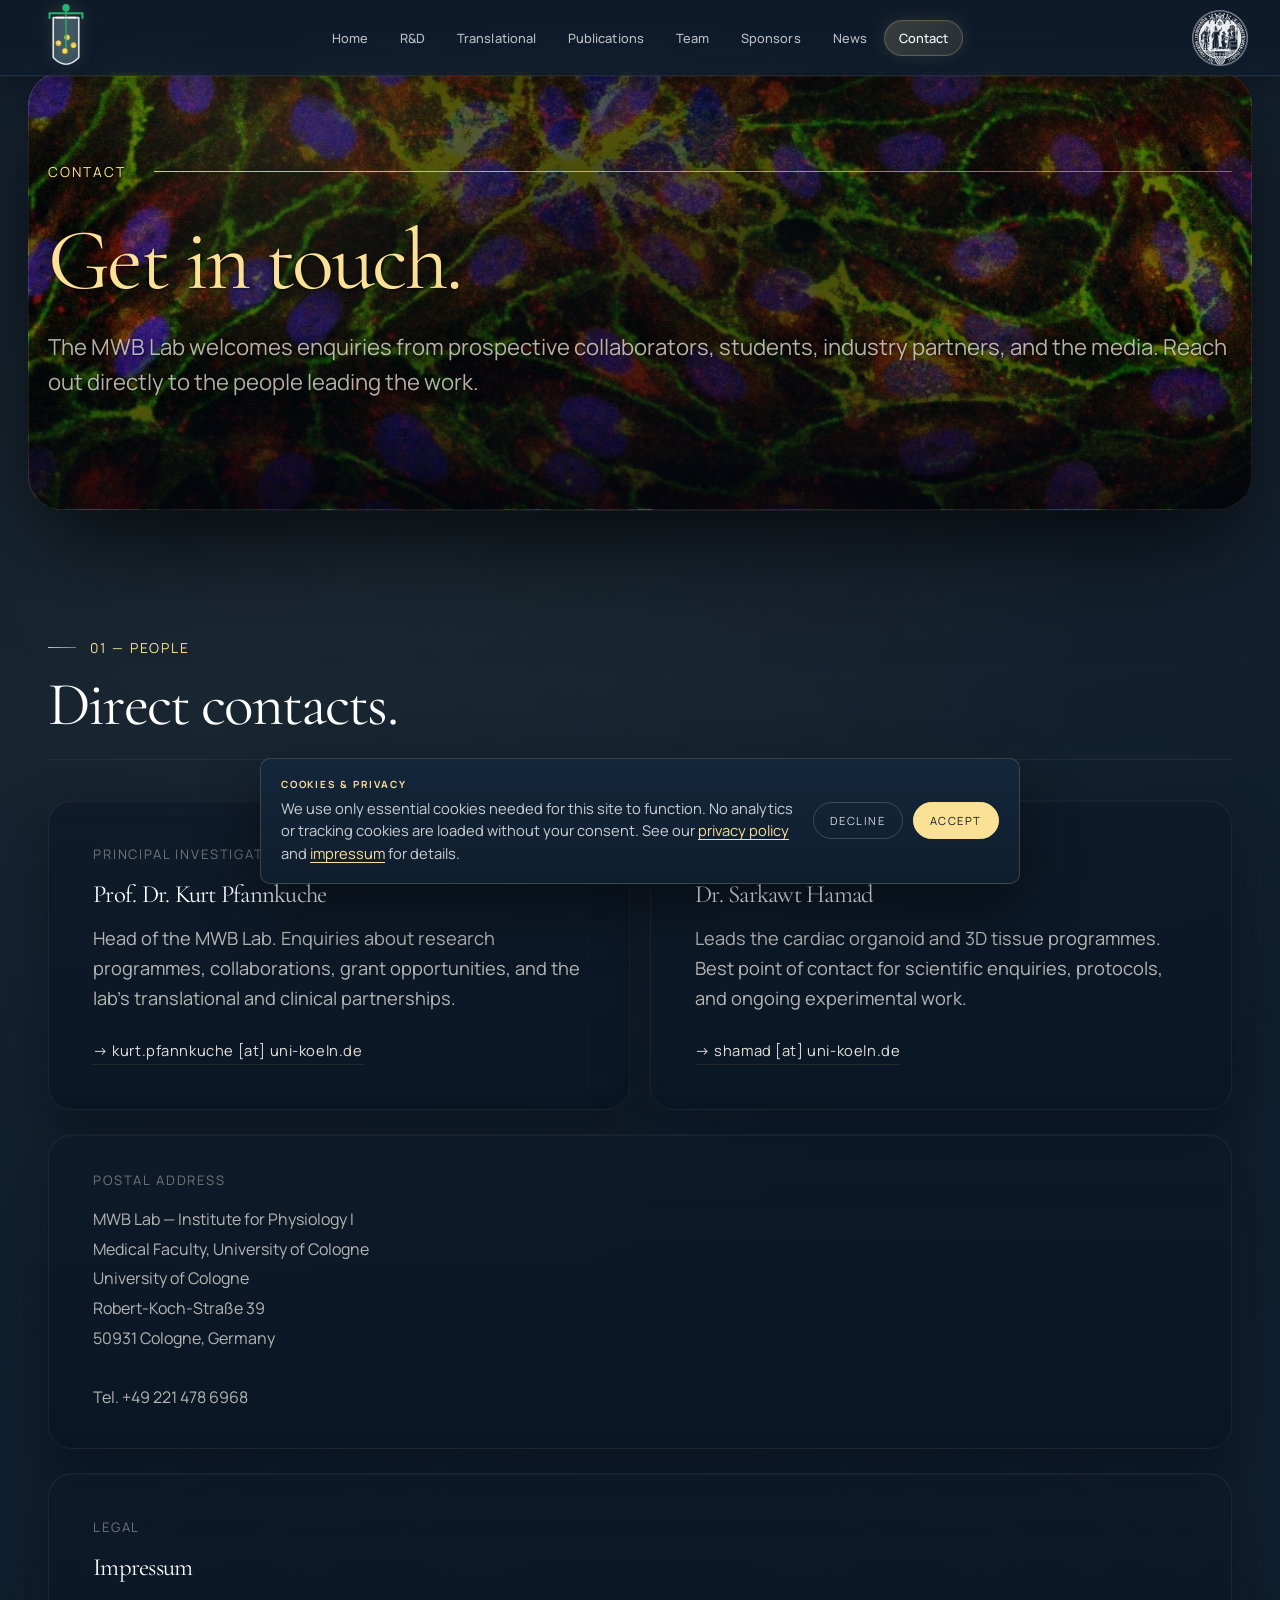
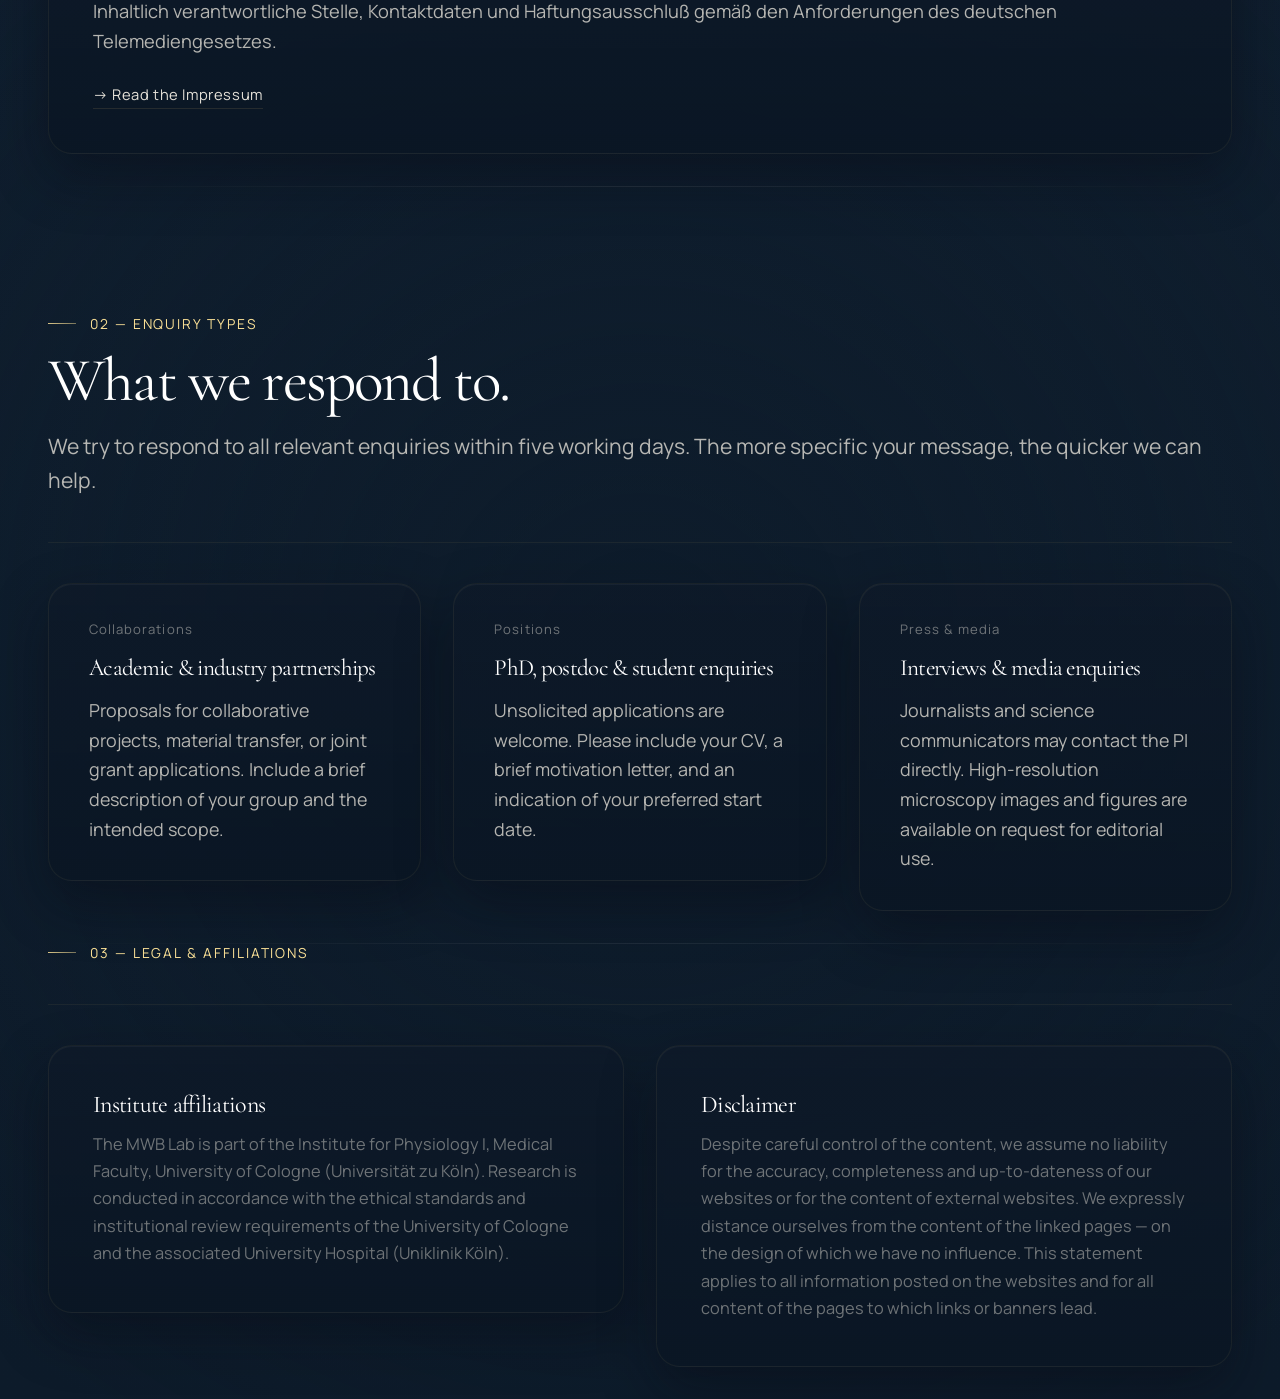
<file: contact.html>
<!DOCTYPE html>
<html lang="en">
<head>
<meta charset="UTF-8" />
<meta name="viewport" content="width=device-width, initial-scale=1.0" />
<title>Contact — MWB Lab</title>
<meta name="description" content="Contact the MWB Lab at the Institute for Physiology I, Medical Faculty, University of Cologne. Reach Prof. Dr. Kurt Pfannkuche or Dr. Sarkawt Hamad.">
<link rel="preconnect" href="https://fonts.googleapis.com">
<link rel="preconnect" href="https://fonts.gstatic.com" crossorigin>
<link href="https://fonts.googleapis.com/css2?family=Cormorant+Garamond:ital,wght@0,300;0,400;0,500;0,600;1,300;1,400;1,500&family=JetBrains+Mono:wght@400;500&family=Manrope:wght@300;400;500;600&display=swap" rel="stylesheet">
<link rel="stylesheet" href="site.css?v=34">
<style>
.contact-grid{
  display:grid;
  grid-template-columns:repeat(2,1fr);
  gap:20px;
  margin-bottom:24px;
}
.contact-card{
  padding:44px;
  border:1px solid var(--line);
  border-radius:2px;
  background:rgba(244,240,232,.5);
  transition:border-color .4s var(--ease);
}
.contact-card:hover{border-color:var(--line-strong)}
.contact-card .mono{
  color:var(--muted);
  text-transform:uppercase;
  font-size:.82rem;
  letter-spacing:.14em;
  margin-bottom:16px;
  font-family:"JetBrains Mono",monospace;
}
.contact-card h3{margin:0 0 14px; font-size:1.55rem}
.contact-card p{font-size:1.14rem; line-height:1.65; color:var(--ink-2); margin:0 0 26px}
.contact-card .link{
  display:inline-flex; gap:10px; align-items:center;
  font-family:"JetBrains Mono",monospace;
  font-size:.92rem; letter-spacing:.04em;
  color:var(--ink); border-bottom:1px solid var(--line-strong);
  padding-bottom:4px;
  transition:border-color .3s var(--ease);
}
.contact-card .link:hover{border-color:var(--ink)}

.addr-block{
  margin-top:20px;
  padding:36px 44px;
  border:1px solid var(--line);
  border-radius:2px;
  background:rgba(244,240,232,.5);
}
.addr-block .mono{
  color:var(--muted);
  text-transform:uppercase;
  font-size:.82rem;
  letter-spacing:.14em;
  margin-bottom:16px;
  font-family:"JetBrains Mono",monospace;
}
.addr-block p{
  margin:0;
  font-family:"JetBrains Mono",monospace;
  font-size:1rem;
  line-height:1.85;
  color:var(--ink-2);
}

.legal{
  padding:44px;
  border:1px solid var(--line);
  border-radius:2px;
  background:rgba(244,240,232,.5);
}
.legal h3{font-family:var(--serif); font-variation-settings:"opsz" 144; font-weight:400; font-size:1.5rem; letter-spacing:-0.01em; margin:0 0 18px}
.legal p{font-size:1.12rem; line-height:1.7; color:var(--ink-2); margin:0 0 14px}
.legal p:last-child{margin-bottom:0}
.legal .small{font-size:1.02rem; line-height:1.68; color:var(--ink-2)}

.split-contact{
  display:grid;
  grid-template-columns:repeat(3, minmax(0,1fr));
  gap:32px;
  align-items:start;
}
.split-contact .card{padding:36px 40px}
.split-contact .card h3{font-size:1.45rem; margin:0 0 14px}
.split-contact .card p{font-size:1.12rem; line-height:1.65; color:var(--ink-2); margin:0}
.split-contact .card .mono{font-size:.82rem!important; margin-bottom:16px!important}

/* bottom legal / affiliations pair */
.legal-grid{
  display:grid;
  grid-template-columns:1fr 1fr;
  gap:32px;
  align-items:start;
}
.legal-grid .legal h3{margin:0 0 12px}

@media (max-width:1100px){
  .split-contact{grid-template-columns:1fr 1fr}
}
@media (max-width:900px){
  .contact-grid{grid-template-columns:1fr}
  .contact-card, .addr-block, .legal{padding:30px}
  .split-contact{grid-template-columns:1fr; gap:24px}
  .split-contact .card{padding:28px 30px}
  .legal-grid{grid-template-columns:1fr; gap:24px}
}

/* ===== Privacy ed-item in contact ===== */
.ed-item .ed-body{display:none}
.ed-item.has-detail{
  cursor:pointer;
  transition:
    border-color .35s var(--ease),
    background .35s var(--ease),
    transform .35s var(--ease),
    box-shadow .35s var(--ease);
}
.ed-item.has-detail:hover,
.ed-item.has-detail:focus-visible{
  border-color:rgba(251,225,150,.55)!important;
  outline:none;
}
.ed-item.has-detail:focus-visible{
  outline:2px solid rgba(251,225,150,.55);
  outline-offset:2px;
}

/* ===== Privacy card: full dark card (overrides ed-item row) ===== */
body[data-page="contact"] .ed-item[data-tag="privacy"]{
  grid-template-columns:1fr!important;
  padding:26px 30px 30px!important;
  gap:14px;
  align-items:stretch!important;
  background:linear-gradient(150deg,rgba(13,27,42,.96) 0%,rgba(7,16,28,.93) 100%)!important;
  border-color:rgba(124,236,213,.2)!important;
  border-radius:12px;
}
body[data-page="contact"] .ed-item[data-tag="privacy"]::before{
  background:linear-gradient(180deg,rgba(124,236,213,.85),rgba(124,236,213,.2))!important;
}
body[data-page="contact"] .ed-item[data-tag="privacy"]::after{content:none!important}
body[data-page="contact"] .ed-item[data-tag="privacy"]:hover{
  border-color:rgba(124,236,213,.48)!important;
  background:linear-gradient(150deg,rgba(14,29,46,.98) 0%,rgba(8,18,32,.97) 100%)!important;
  box-shadow:0 14px 40px rgba(0,0,0,.55), 0 0 0 1px rgba(124,236,213,.12)!important;
}
/* Top row: date left, tag right */
.prv-meta{
  display:flex; align-items:center; justify-content:space-between; gap:12px;
}
body[data-page="contact"] .ed-item[data-tag="privacy"] .year{
  color:rgba(248,243,232,.34)!important;
}
/* Body column */
body[data-page="contact"] .ed-item[data-tag="privacy"] .body{
  display:flex; flex-direction:column; gap:8px;
}
body[data-page="contact"] .ed-item[data-tag="privacy"] .body h3{
  font-size:1.52rem!important; line-height:1.22!important;
  color:#F8F3E8; margin:0!important;
}
body[data-page="contact"] .ed-item[data-tag="privacy"] .body .meta-line{
  color:rgba(248,243,232,.44)!important; line-height:1.65; max-width:48ch;
}
/* Visible CTA */
.prv-open-hint{
  display:inline-flex; align-items:center; gap:9px; margin-top:10px;
  font-family:"JetBrains Mono",monospace;
  font-size:.68rem; letter-spacing:.15em; text-transform:uppercase;
  color:rgba(124,236,213,.58);
  transition:color .3s var(--ease);
}
.prv-open-hint svg{
  width:13px; height:13px; flex-shrink:0;
  transition:transform .35s var(--ease);
}
body[data-page="contact"] .ed-item[data-tag="privacy"]:hover .prv-open-hint{
  color:#7CECD5;
}
body[data-page="contact"] .ed-item[data-tag="privacy"]:hover .prv-open-hint svg{
  transform:translateX(4px);
}

/* ===== Modal privacy extras ===== */
/* Quick-facts strip at top of modal body */
.news-body .prv-facts{
  display:grid;
  grid-template-columns:repeat(3,1fr);
  gap:1px;
  background:rgba(251,225,150,.12);
  border:1px solid rgba(251,225,150,.12);
  border-radius:4px;
  overflow:hidden;
  margin-bottom:28px;
}
.news-body .prv-fact{
  padding:16px 18px;
  background:#0D1B2A;
  display:flex; flex-direction:column; gap:5px;
}
.news-body .prv-fact-label{
  font-family:"JetBrains Mono",monospace;
  font-size:.58rem; letter-spacing:.16em; text-transform:uppercase;
  color:rgba(251,225,150,.48);
}
.news-body .prv-fact-value{
  font-family:"JetBrains Mono",monospace;
  font-size:.82rem; letter-spacing:.04em;
  color:rgba(248,243,232,.88);
  line-height:1.45;
}
@media (max-width:540px){
  .news-body .prv-facts{grid-template-columns:1fr 1fr}
  .news-body .prv-facts .prv-fact:last-child{grid-column:1/-1}
}

/* Rights list inside modal body */
.news-body .rights-list{
  margin:0 0 18px;
  padding:0; list-style:none; display:grid; gap:8px;
}
.news-body .rights-list li{
  display:flex; align-items:baseline; gap:10px;
  font-size:1.05rem; line-height:1.55;
  color:rgba(248,243,232,.85);
}
.news-body .rights-list li::before{
  content:"";
  flex:0 0 6px; height:6px; border-radius:50%;
  background:#FBE196; opacity:.7; margin-top:2px;
}
.news-body .section-rule{
  margin:24px 0; border:none;
  border-top:1px solid rgba(251,225,150,.12);
}
.news-body .section-label{
  font-family:"JetBrains Mono",monospace;
  font-size:.62rem; letter-spacing:.18em; text-transform:uppercase;
  color:rgba(251,225,150,.5); margin:0 0 10px; display:block;
}

/* ===== News detail modal ===== */
.news-modal{
  width:min(760px, calc(100vw - 32px));
  max-height:calc(100vh - 64px);
  margin:32px auto;
  padding:0;
  border:1px solid rgba(251,225,150,.3);
  border-radius:4px;
  background:#0D1B2A;
  color:#F8F3E8;
  box-shadow:0 30px 80px rgba(0,0,0,.6);
  overflow:hidden;
  position:fixed;
  inset:0;
}
.news-modal::backdrop{
  background:rgba(0,0,0,.78);
  backdrop-filter:blur(4px);
}
.news-modal[open]{animation:newsIn .28s var(--ease) both}
.news-modal[open]::backdrop{animation:newsBackdropIn .28s ease both}
.news-modal.closing{animation:newsOut .22s var(--ease) both}
.news-modal.closing::backdrop{animation:newsBackdropOut .22s ease both}
@keyframes newsIn{
  from{opacity:0; transform:translateY(14px) scale(.985)}
  to{opacity:1; transform:translateY(0) scale(1)}
}
@keyframes newsOut{
  from{opacity:1; transform:translateY(0) scale(1)}
  to{opacity:0; transform:translateY(10px) scale(.985)}
}
@keyframes newsBackdropIn{from{opacity:0}to{opacity:1}}
@keyframes newsBackdropOut{from{opacity:1}to{opacity:0}}
.news-modal-inner{
  padding:48px 56px 44px;
  overflow-y:auto;
  overflow-x:hidden;
  max-height:calc(100vh - 64px);
  -webkit-overflow-scrolling:touch;
}
.news-close{
  position:absolute;
  top:18px; right:20px;
  width:34px; height:34px;
  border:1px solid rgba(251,225,150,.4);
  background:rgba(251,225,150,.1);
  backdrop-filter:blur(6px);
  border-radius:50%;
  font-size:1.15rem; line-height:1;
  color:rgba(248,243,232,.92);
  cursor:pointer;
  display:flex; align-items:center; justify-content:center;
  z-index:5;
  transition:background .28s var(--ease), color .28s var(--ease),
    border-color .28s var(--ease), transform .35s var(--ease);
}
.news-close:hover,.news-close:focus-visible{
  background:#FBE196; color:#0D1B2A;
  border-color:#FBE196; transform:rotate(90deg); outline:none;
}
.news-meta-row{display:flex; align-items:center; gap:16px; margin-bottom:16px}
.news-year{
  font-family:"JetBrains Mono",monospace;
  font-size:.68rem; letter-spacing:.14em;
  text-transform:uppercase; color:rgba(248,243,232,.55);
}
.news-tag{
  font-family:"JetBrains Mono",monospace;
  font-size:.58rem; letter-spacing:.16em;
  text-transform:uppercase; color:#0D1B2A;
  background:#FBE196; padding:5px 12px; border-radius:999px;
}
.news-title{
  font-family:var(--serif);
  font-weight:400; font-size:2rem;
  line-height:1.2; letter-spacing:-0.01em;
  color:#F8F3E8; margin:0 0 14px; max-width:44ch;
}
.news-title em{font-style:italic}
.news-summary{
  font-family:"JetBrains Mono",monospace;
  font-size:.9rem; letter-spacing:.08em;
  color:rgba(255,255,255,.68); line-height:1.65;
  margin:0 0 28px; padding-bottom:24px;
  border-bottom:1px solid rgba(251,225,150,.22);
}
.news-summary:empty{display:none}
.news-media{margin:0 0 28px; border:1px solid rgba(251,225,150,.22); border-radius:2px; overflow:hidden; background:rgba(255,255,255,.02)}
.news-media:empty{display:none}
.news-media img,.news-media figure img{display:block; width:100%; height:auto; max-height:440px; object-fit:cover}
.news-media figure{margin:0}
.news-body{font-family:Manrope,sans-serif; font-size:1.12rem; line-height:1.7; color:rgba(248,243,232,.88)}
.news-body p{margin:0 0 14px}
.news-body p:last-child{margin-bottom:0}
.news-body ul{margin:0 0 14px; padding-left:22px; list-style:disc outside}
.news-body ul li{margin-bottom:6px}
.news-body a{
  color:#7CECD5; text-decoration:none;
  border-bottom:1px solid rgba(124,236,213,.35);
  transition:color .22s var(--ease), border-color .22s var(--ease);
}
.news-body a:hover,.news-body a:focus-visible{
  color:#FBE196; border-bottom-color:#FBE196; outline:none;
}
.news-body strong{color:#F8F3E8}
.news-body em{font-style:italic}
@media (max-width:760px){
  .news-modal{width:100%; max-width:100%; margin:0; height:100dvh; max-height:100dvh; border-radius:0; border:none}
  .news-modal-inner{padding:64px 20px 32px; max-height:100dvh}
  .news-title{font-size:1.4rem; margin-bottom:12px}
  .news-summary{font-size:.82rem; margin-bottom:22px; padding-bottom:18px}
  .news-media{margin-bottom:22px}
  .news-media img{max-height:260px}
  .news-body{font-size:1rem; line-height:1.65}
}
</style>
<link rel="stylesheet" href="site_v4blend.css?v=29">
  <link rel="icon" type="image/x-icon" href="favicon.ico">
  <link rel="icon" type="image/svg+xml" href="favicon.svg">
  <link rel="apple-touch-icon" sizes="192x192" href="favicon-192.png">
</head>
<body data-page="contact">

<!-- ========== AMBIENT BG ========== -->
<div id="ambient">
  <div class="bg on" style="background-image:url('bg_merged.webp')"></div>
</div>
<div class="vignette"></div>
<div class="grain"></div>

<!-- ========== TOPBAR ========== -->
<header class="topbar">
  <a href="index.html" class="brand-logo"><img src="log_animated.svg?v=3" alt="Marga &amp; Walter Boll Laboratory" class="logo-img"></a>
  <nav class="nav">
    <a href="index.html">Home</a>
    <a href="research.html">R&amp;D</a>
    <a href="translational.html">Translational</a>
    <a href="publications.html">Publications</a>
    <a href="team.html">Team</a>
    <a href="sponsors.html">Sponsors</a>
    <a href="news.html">News</a>
    <a href="contact.html" aria-current="page">Contact</a>
  </nav>
  <div class="meta-right">
    <a class="uni-seal" href="https://portal.uni-koeln.de/en/uoc-home" target="_blank" rel="noopener noreferrer" aria-label="University of Cologne"><img src="uni-koeln-seal.png?v=1" alt="University of Cologne"></a>
  </div>
  <button class="menu-toggle" aria-label="Menu" aria-expanded="false">
    <span></span><span></span><span></span>
  </button>
</header>
<div class="progress"><span id="progressFill"></span></div>

<!-- ========== PAGE HERO ========== -->
<section class="page-hero">
  <div class="eyebrow rv" style="--d:.15s">Contact</div>
  <h1 class="display rv" style="--d:.3s" data-split-on-reveal>Get in <em>touch</em>.</h1>
  <p class="lede rv" style="--d:.5s">
    The MWB Lab welcomes enquiries from prospective collaborators, students, industry partners,
    and the media. Reach out directly to the people leading the work.
  </p>
</section>

<!-- ========== PRIMARY CONTACTS ========== -->
<section class="sec">
  <div class="sec-head">
    <div class="eyebrow rv">01 — People</div>
    <div>
      <h2 class="display" data-split-on-reveal>Direct <em>contacts</em>.</h2>
    </div>
  </div>

  <div class="contact-grid rv">
    <div class="contact-card">
      <div class="mono">Principal Investigator</div>
      <h3 class="subhead">Prof. Dr. Kurt <em>Pfannkuche</em></h3>
      <p>
        Head of the MWB Lab. Enquiries about research programmes, collaborations,
        grant opportunities, and the lab's translational and clinical partnerships.
      </p>
      <span class="link">→ kurt.pfannkuche [at] uni-koeln.de</span>
    </div>

    <div class="contact-card">
      <div class="mono">Head of Scientific Development</div>
      <h3 class="subhead">Dr. Sarkawt <em>Hamad</em></h3>
      <p>
        Leads the cardiac organoid and 3D tissue programmes. Best point of contact
        for scientific enquiries, protocols, and ongoing experimental work.
      </p>
      <span class="link">→ shamad [at] uni-koeln.de</span>
    </div>
  </div>

  <div class="addr-block rv">
    <div class="mono">Postal address</div>
    <p>
      MWB Lab — Institute for Physiology I<br>
      Medical Faculty, University of Cologne<br>
      University of Cologne<br>
      Robert-Koch-Straße 39<br>
      50931 Cologne, Germany<br><br>
      Tel. +49 221 478 6968
    </p>
  </div>

  <a class="contact-card rv" href="impressum.html" style="text-decoration:none; display:block; margin-top:24px">
    <div class="mono">Legal</div>
    <h3 class="subhead"><em>Impressum</em></h3>
    <p>
      Inhaltlich verantwortliche Stelle, Kontaktdaten und Haftungs&shy;ausschluß
      gemäß den Anforderungen des deutschen Telemediengesetzes.
    </p>
    <span class="link">→ Read the Impressum</span>
  </a>
</section>

<!-- ========== HOW TO REACH US ========== -->
<section class="sec">
  <div class="sec-head">
    <div class="eyebrow rv">02 — Enquiry types</div>
    <div>
      <h2 class="display" data-split-on-reveal>What we <em>respond to</em>.</h2>
      <p class="sec-lede rv">
        We try to respond to all relevant enquiries within five working days.
        The more specific your message, the quicker we can help.
      </p>
    </div>
  </div>

  <div class="split-contact">
    <div class="card rv">
      <div class="mono">Collaborations</div>
      <h3>Academic &amp; industry <em>partnerships</em></h3>
      <p>Proposals for collaborative projects, material transfer, or joint grant applications. Include a brief description of your group and the intended scope.</p>
    </div>

    <div class="card rv">
      <div class="mono">Positions</div>
      <h3>PhD, postdoc &amp; <em>student enquiries</em></h3>
      <p>Unsolicited applications are welcome. Please include your CV, a brief motivation letter, and an indication of your preferred start date.</p>
    </div>

    <div class="card rv">
      <div class="mono">Press &amp; media</div>
      <h3>Interviews &amp; <em>media enquiries</em></h3>
      <p>Journalists and science communicators may contact the PI directly. High-resolution microscopy images and figures are available on request for editorial use.</p>
    </div>
  </div>
</section>

<!-- ========== DISCLAIMER ========== -->
<section class="sec" style="padding-top:0">
  <div class="sec-head">
    <div class="eyebrow rv">03 &mdash; Legal &amp; affiliations</div>
    <div></div>
  </div>
  <div class="legal-grid">
    <div class="legal rv">
      <h3>Institute <em>affiliations</em></h3>
      <p class="small">
        The MWB Lab is part of the Institute for Physiology I, Medical Faculty, University
        of Cologne (Universität zu Köln). Research is conducted in accordance with
        the ethical standards and institutional review requirements of the University of Cologne
        and the associated University Hospital (Uniklinik Köln).
      </p>
    </div>
    <div class="legal rv">
      <h3><em>Disclaimer</em></h3>
      <p class="small">
        Despite careful control of the content, we assume no liability for the accuracy,
        completeness and up-to-dateness of our websites or for the content of external
        websites. We expressly distance ourselves from the content of the linked pages
        &mdash; on the design of which we have no influence. This statement applies to all
        information posted on the websites and for all content of the pages to which links
        or banners lead.
      </p>
    </div>
  </div>
</section>

<!-- ========== PRIVACY MODAL ========== -->
<dialog id="newsModal" class="news-modal" aria-labelledby="newsTitle">
  <button type="button" class="news-close" aria-label="Close">&times;</button>
  <div class="news-modal-inner">
    <div class="news-meta-row">
      <span class="news-year" id="newsYear"></span>
      <span class="news-tag" id="newsTagLabel"></span>
    </div>
    <h3 class="news-title" id="newsTitle"></h3>
    <div class="news-summary" id="newsSummary"></div>
    <div class="news-media" id="newsMedia"></div>
    <div class="news-body" id="newsBody"></div>
  </div>
</dialog>

<script>
const reducedMotion = window.matchMedia('(prefers-reduced-motion: reduce)').matches;

function splitText(el, baseDelay = 0, step = 0.018){
  if(!el || el.dataset.splitDone) return;
  const tmp = document.createElement('div');
  tmp.innerHTML = el.innerHTML;
  const walk = (node, out) => {
    node.childNodes.forEach(n => {
      if(n.nodeType === 3){
        const words = n.textContent.split(/(\s+)/);
        words.forEach(w => {
          if(/^\s+$/.test(w)){ out.push(document.createTextNode(' ')); return; }
          if(!w) return;
          const wEl = document.createElement('span');
          wEl.className = 'word';
          [...w].forEach(ch => {
            const cEl = document.createElement('span');
            cEl.className = 'char';
            cEl.textContent = ch;
            wEl.appendChild(cEl);
          });
          out.push(wEl);
        });
      } else if(n.nodeType === 1){
        const clone = n.cloneNode(false);
        const inner = [];
        walk(n, inner);
        inner.forEach(c => clone.appendChild(c));
        out.push(clone);
      }
    });
  };
  const collected = [];
  walk(tmp, collected);
  el.innerHTML = '';
  collected.forEach(c => el.appendChild(c));
  el.querySelectorAll('.char').forEach((c,i) => c.style.setProperty('--d', (baseDelay + i*step) + 's'));
  el.dataset.splitDone = '1';
}

const rvIO = new IntersectionObserver(entries => {
  entries.forEach(e => { if(e.isIntersecting){ e.target.classList.add('in'); rvIO.unobserve(e.target); }});
},{threshold:.15, rootMargin:'0px 0px -6% 0px'});
document.querySelectorAll('.rv').forEach(el => rvIO.observe(el));

const splitIO = new IntersectionObserver(entries => {
  entries.forEach(e => {
    if(e.isIntersecting){
      const h = e.target;
      if(!reducedMotion && !h.dataset.splitDone){
        h.classList.add('split');
        splitText(h, 0, 0.02);
      }
      requestAnimationFrame(() => h.classList.add('in'));
      splitIO.unobserve(h);
    }
  });
},{threshold:.4});
document.querySelectorAll('h2[data-split-on-reveal]').forEach(h => splitIO.observe(h));

const progressFill = document.getElementById('progressFill');
let rafId = null;
function onScroll(){
  const max = document.documentElement.scrollHeight - innerHeight;
  if(progressFill) progressFill.style.width = (max>0 ? scrollY/max*100 : 0) + '%';
  rafId = null;
}
window.addEventListener('scroll', () => { if(!rafId) rafId = requestAnimationFrame(onScroll); }, {passive:true});

const canHover = window.matchMedia('(hover:hover) and (pointer:fine)').matches;
if(canHover && !reducedMotion){
  document.querySelectorAll('.btn').forEach(btn => {
    btn.addEventListener('mousemove', e => {
      const r = btn.getBoundingClientRect();
      const x = e.clientX - r.left - r.width/2;
      const y = e.clientY - r.top - r.height/2;
      btn.style.transform = `translate(${x*0.12}px, ${y*0.18}px)`;
    });
    btn.addEventListener('mouseleave', () => btn.style.transform = '');
  });
}

/* ========== NEWS/PRIVACY DETAIL MODAL ========== */
(function initNewsModal(){
  const modal = document.getElementById('newsModal');
  if(!modal || typeof modal.showModal !== 'function') return;
  const yearEl    = document.getElementById('newsYear');
  const tagEl     = document.getElementById('newsTagLabel');
  const titleEl   = document.getElementById('newsTitle');
  const summaryEl = document.getElementById('newsSummary');
  const mediaEl   = document.getElementById('newsMedia');
  const bodyEl    = document.getElementById('newsBody');
  const closeBtn  = modal.querySelector('.news-close');
  const inner     = modal.querySelector('.news-modal-inner');

  document.querySelectorAll('.ed-item').forEach(item => {
    if(!item.querySelector('.ed-body')) return;
    item.classList.add('has-detail');
    item.setAttribute('role', 'button');
    item.setAttribute('tabindex', '0');
    const h3 = item.querySelector('h3');
    if(h3) item.setAttribute('aria-label', 'Read more: ' + h3.textContent.trim());
  });

  function openFromItem(item){
    const year    = item.querySelector('.year');
    const tag     = item.querySelector('.tag');
    const title   = item.querySelector('.body h3');
    const summary = item.querySelector('.body > .meta-line');
    const media   = item.querySelector('.body > .ed-media');
    const body    = item.querySelector('.body > .ed-body');
    yearEl.textContent   = year    ? year.textContent    : '';
    tagEl.textContent    = tag     ? tag.textContent     : '';
    titleEl.innerHTML    = title   ? title.innerHTML     : '';
    summaryEl.innerHTML  = summary ? summary.innerHTML   : '';
    mediaEl.innerHTML    = media   ? media.outerHTML     : '';
    bodyEl.innerHTML     = body    ? body.innerHTML      : '';
    if(inner) inner.scrollTop = 0;
    modal.classList.remove('closing');
    modal.showModal();
  }

  function closeModal(){
    if(modal.classList.contains('closing')) return;
    modal.classList.add('closing');
    const done = (e) => {
      if(e.animationName !== 'newsOut') return;
      modal.removeEventListener('animationend', done);
      modal.close();
      modal.classList.remove('closing');
    };
    modal.addEventListener('animationend', done);
    setTimeout(() => {
      if(modal.classList.contains('closing')){
        modal.removeEventListener('animationend', done);
        modal.close();
        modal.classList.remove('closing');
      }
    }, 400);
  }

  document.querySelectorAll('.ed-item.has-detail').forEach(item => {
    item.addEventListener('click', e => {
      if(e.target.closest('a')) return;
      openFromItem(item);
    });
    item.addEventListener('keydown', e => {
      if(e.key === 'Enter' || e.key === ' '){ e.preventDefault(); openFromItem(item); }
    });
  });

  closeBtn.addEventListener('click', closeModal);
  modal.addEventListener('click', e => { if(e.target === modal) closeModal(); });
  modal.addEventListener('cancel', e => { e.preventDefault(); closeModal(); });
})();

document.documentElement.classList.remove('loading');
</script>
<script src="site_v4blend.js?v=9"></script>
<script src="cookie-consent.js?v=1"></script>
</body>
</html>
</file>
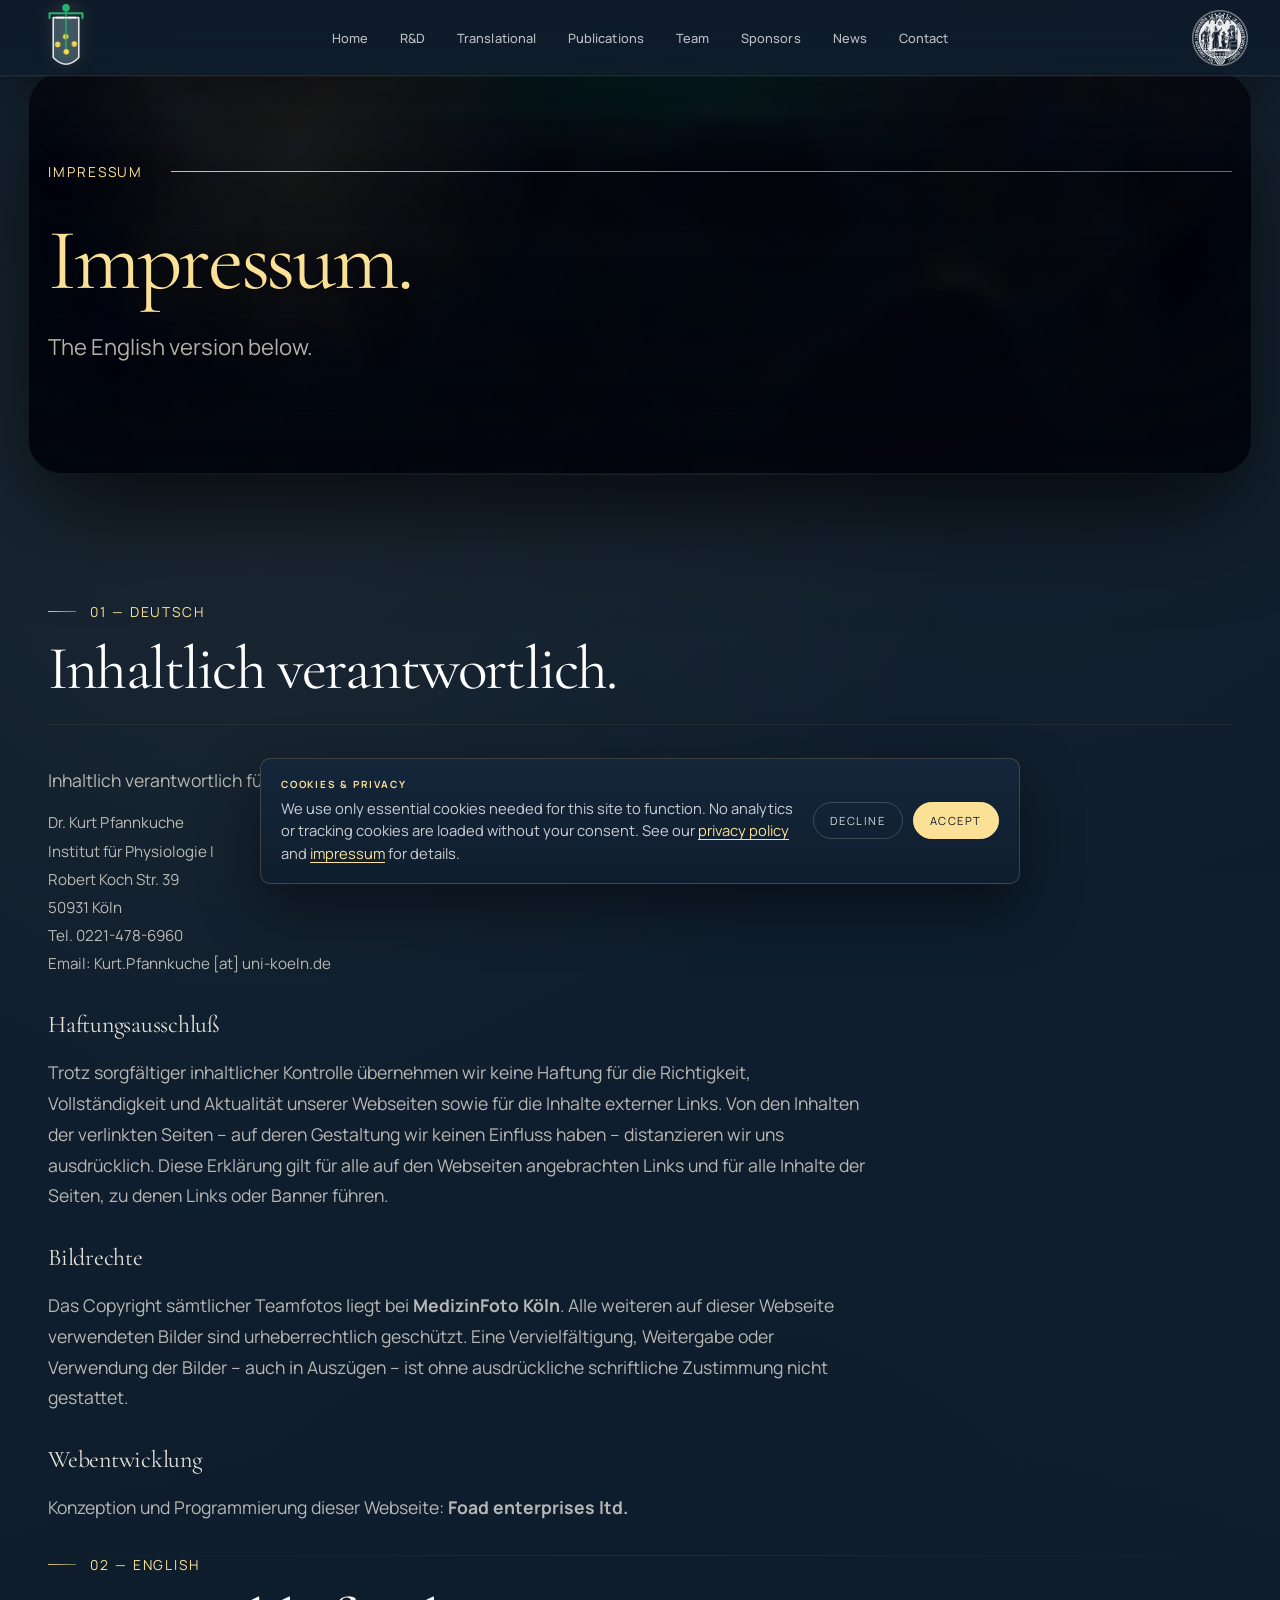
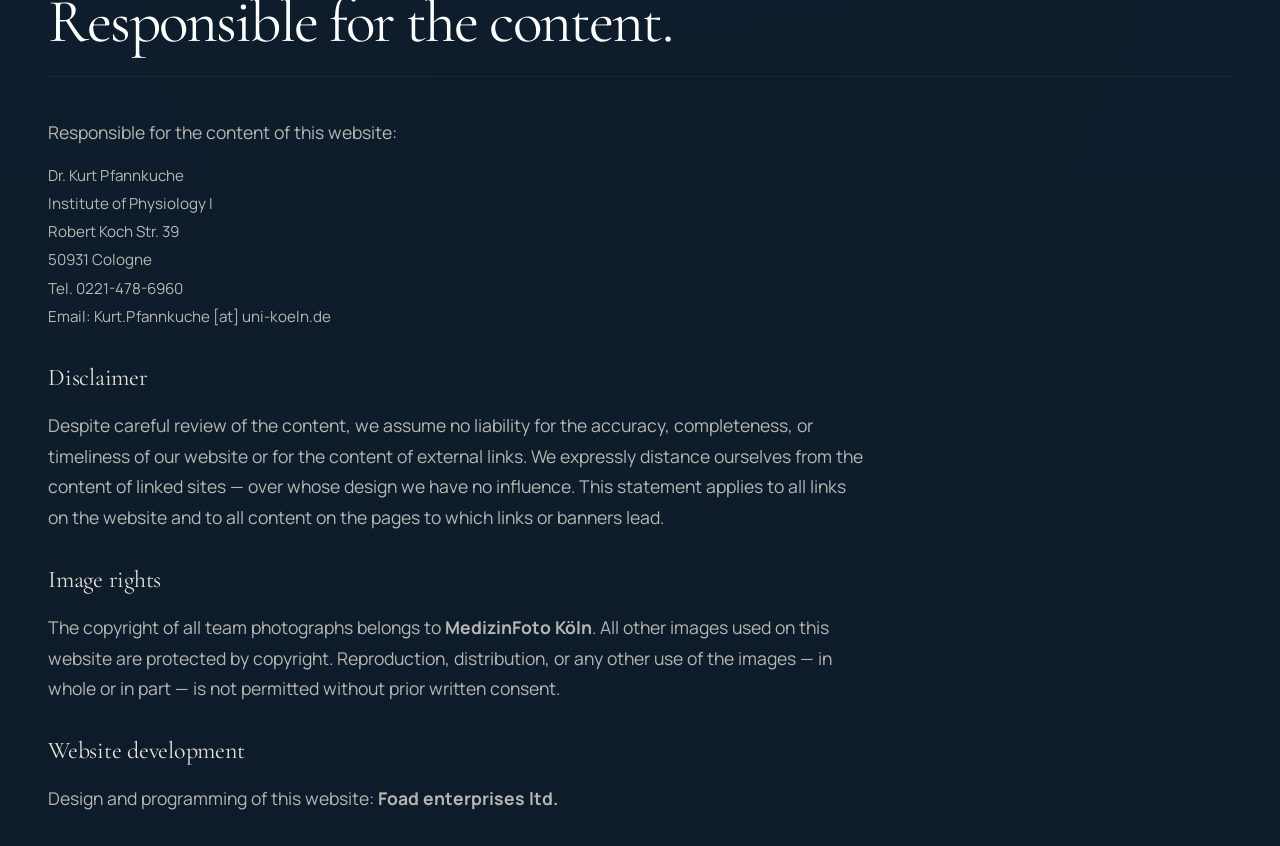
<file: impressum.html>
<!DOCTYPE html>
<html lang="de">
<head>
<meta charset="UTF-8" />
<meta name="viewport" content="width=device-width, initial-scale=1.0" />
<title>Impressum — MWB Lab</title>
<meta name="description" content="Impressum des MWB Lab, Universität zu Köln, Institut für Physiologie I.">
<link rel="preconnect" href="https://fonts.googleapis.com">
<link rel="preconnect" href="https://fonts.gstatic.com" crossorigin>
<link href="https://fonts.googleapis.com/css2?family=Cormorant+Garamond:ital,wght@0,300;0,400;0,500;0,600;1,300;1,400;1,500&family=JetBrains+Mono:wght@400;500&family=Manrope:wght@300;400;500;600&display=swap" rel="stylesheet">
<link rel="stylesheet" href="site.css?v=34">
<style>
.impressum-block{
  margin-bottom:32px;
  max-width:82ch;
}
.impressum-block:last-child{margin-bottom:0}
.impressum-block h3{
  font-family:var(--serif);
  font-variation-settings:"opsz" 144;
  font-weight:400;
  font-size:1.5rem;
  letter-spacing:-0.01em;
  color:var(--ink);
  margin:0 0 18px;
}
.impressum-block p{
  font-size:1.1rem;
  line-height:1.75;
  color:var(--ink-2);
  margin:0 0 14px;
}
.impressum-block p:last-child{margin-bottom:0}
.impressum-block .addr{
  font-family:"JetBrains Mono",monospace;
  font-size:.95rem;
  line-height:1.85;
  color:var(--ink-2);
  margin:0 0 14px;
}
.impressum-block a{
  color:var(--ink);
  border-bottom:1px solid var(--line-strong);
  transition:border-color .3s var(--ease);
}
.impressum-block a:hover{border-color:var(--ink)}
</style>
<link rel="stylesheet" href="site_v4blend.css?v=29">
  <link rel="icon" type="image/x-icon" href="favicon.ico">
  <link rel="icon" type="image/svg+xml" href="favicon.svg">
  <link rel="apple-touch-icon" sizes="192x192" href="favicon-192.png">
</head>
<body data-page="impressum">

<!-- ========== AMBIENT BG ========== -->
<div id="ambient">
  <div class="bg on" style="background-image:url('bg_merged.webp')"></div>
</div>
<div class="vignette"></div>
<div class="grain"></div>

<!-- ========== TOPBAR ========== -->
<header class="topbar">
  <a href="index.html" class="brand-logo"><img src="log_animated.svg?v=3" alt="Marga &amp; Walter Boll Laboratory" class="logo-img"></a>
  <nav class="nav">
    <a href="index.html">Home</a>
    <a href="research.html">R&amp;D</a>
    <a href="translational.html">Translational</a>
    <a href="publications.html">Publications</a>
    <a href="team.html">Team</a>
    <a href="sponsors.html">Sponsors</a>
    <a href="news.html">News</a>
    <a href="contact.html">Contact</a>
  </nav>
  <div class="meta-right">
    <a class="uni-seal" href="https://portal.uni-koeln.de/en/uoc-home" target="_blank" rel="noopener noreferrer" aria-label="University of Cologne"><img src="uni-koeln-seal.png?v=1" alt="University of Cologne"></a>
  </div>
  <button class="menu-toggle" aria-label="Menu" aria-expanded="false">
    <span></span><span></span><span></span>
  </button>
</header>
<div class="progress"><span id="progressFill"></span></div>

<!-- ========== PAGE HERO ========== -->
<section class="page-hero">
  <div class="eyebrow rv" style="--d:.15s">Impressum</div>
  <h1 class="display rv" style="--d:.3s" data-split-on-reveal><em>Impressum</em>.</h1>
  <p class="lede rv" style="--d:.5s">
    The English version below.
  </p>
</section>

<!-- ========== 01 — DEUTSCH ========== -->
<section class="sec">
  <div class="sec-head">
    <div class="eyebrow rv">01 — Deutsch</div>
    <div>
      <h2 class="display" data-split-on-reveal>Inhaltlich <em>verantwortlich</em>.</h2>
    </div>
  </div>

  <div class="impressum-block rv">
    <p>Inhaltlich verantwortlich für diese Webseite:</p>
    <p class="addr">
      Dr. Kurt Pfannkuche<br>
      Institut für Physiologie I<br>
      Robert Koch Str. 39<br>
      50931 Köln<br>
      Tel. 0221-478-6960<br>
      Email: <span>Kurt.Pfannkuche [at] uni-koeln.de</span>
    </p>
  </div>

  <div class="impressum-block rv">
    <h3>Haftungsausschluß</h3>
    <p>
      Trotz sorgfältiger inhaltlicher Kontrolle übernehmen wir keine Haftung für die Richtigkeit,
      Vollständigkeit und Aktualität unserer Webseiten sowie für die Inhalte externer Links. Von den
      Inhalten der verlinkten Seiten &ndash; auf deren Gestaltung wir keinen Einfluss haben &ndash;
      distanzieren wir uns ausdrücklich. Diese Erklärung gilt für alle auf den Webseiten angebrachten
      Links und für alle Inhalte der Seiten, zu denen Links oder Banner führen.
    </p>
  </div>

  <div class="impressum-block rv">
    <h3>Bildrechte</h3>
    <p>
      Das Copyright sämtlicher Teamfotos liegt bei <strong>MedizinFoto Köln</strong>. Alle weiteren
      auf dieser Webseite verwendeten Bilder sind urheberrechtlich geschützt. Eine Vervielfältigung,
      Weitergabe oder Verwendung der Bilder &ndash; auch in Auszügen &ndash; ist ohne ausdrückliche
      schriftliche Zustimmung nicht gestattet.
    </p>
  </div>

  <div class="impressum-block rv">
    <h3>Webentwicklung</h3>
    <p>
      Konzeption und Programmierung dieser Webseite: <strong>Foad enterprises ltd.</strong>
    </p>
  </div>
</section>

<!-- ========== 02 — ENGLISH ========== -->
<section class="sec" style="padding-top:0">
  <div class="sec-head">
    <div class="eyebrow rv">02 — English</div>
    <div>
      <h2 class="display" data-split-on-reveal>Responsible for the <em>content</em>.</h2>
    </div>
  </div>

  <div class="impressum-block rv">
    <p>Responsible for the content of this website:</p>
    <p class="addr">
      Dr. Kurt Pfannkuche<br>
      Institute of Physiology I<br>
      Robert Koch Str. 39<br>
      50931 Cologne<br>
      Tel. 0221-478-6960<br>
      Email: <span>Kurt.Pfannkuche [at] uni-koeln.de</span>
    </p>
  </div>

  <div class="impressum-block rv">
    <h3>Disclaimer</h3>
    <p>
      Despite careful review of the content, we assume no liability for the accuracy, completeness,
      or timeliness of our website or for the content of external links. We expressly distance
      ourselves from the content of linked sites &mdash; over whose design we have no influence.
      This statement applies to all links on the website and to all content on the pages to which
      links or banners lead.
    </p>
  </div>

  <div class="impressum-block rv">
    <h3>Image rights</h3>
    <p>
      The copyright of all team photographs belongs to <strong>MedizinFoto K&ouml;ln</strong>.
      All other images used on this website are protected by copyright. Reproduction, distribution,
      or any other use of the images &mdash; in whole or in part &mdash; is not permitted without
      prior written consent.
    </p>
  </div>

  <div class="impressum-block rv">
    <h3>Website development</h3>
    <p>
      Design and programming of this website: <strong>Foad enterprises ltd.</strong>
    </p>
  </div>
</section>

<script>
const reducedMotion = window.matchMedia('(prefers-reduced-motion: reduce)').matches;

function splitText(el, baseDelay = 0, step = 0.018){
  if(!el || el.dataset.splitDone) return;
  const tmp = document.createElement('div');
  tmp.innerHTML = el.innerHTML;
  const walk = (node, out) => {
    node.childNodes.forEach(n => {
      if(n.nodeType === 3){
        const words = n.textContent.split(/(\s+)/);
        words.forEach(w => {
          if(/^\s+$/.test(w)){ out.push(document.createTextNode(' ')); return; }
          if(!w) return;
          const wEl = document.createElement('span');
          wEl.className = 'word';
          [...w].forEach(ch => {
            const cEl = document.createElement('span');
            cEl.className = 'char';
            cEl.textContent = ch;
            wEl.appendChild(cEl);
          });
          out.push(wEl);
        });
      } else if(n.nodeType === 1){
        const clone = n.cloneNode(false);
        const inner = [];
        walk(n, inner);
        inner.forEach(c => clone.appendChild(c));
        out.push(clone);
      }
    });
  };
  const collected = [];
  walk(tmp, collected);
  el.innerHTML = '';
  collected.forEach(c => el.appendChild(c));
  el.querySelectorAll('.char').forEach((c,i) => c.style.setProperty('--d', (baseDelay + i*step) + 's'));
  el.dataset.splitDone = '1';
}

const rvIO = new IntersectionObserver(entries => {
  entries.forEach(e => { if(e.isIntersecting){ e.target.classList.add('in'); rvIO.unobserve(e.target); }});
},{threshold:.15, rootMargin:'0px 0px -6% 0px'});
document.querySelectorAll('.rv').forEach(el => rvIO.observe(el));

const splitIO = new IntersectionObserver(entries => {
  entries.forEach(e => {
    if(e.isIntersecting){
      const h = e.target;
      if(!reducedMotion && !h.dataset.splitDone){
        h.classList.add('split');
        splitText(h, 0, 0.02);
      }
      requestAnimationFrame(() => h.classList.add('in'));
      splitIO.unobserve(h);
    }
  });
},{threshold:.4});
document.querySelectorAll('h2[data-split-on-reveal]').forEach(h => splitIO.observe(h));

const progressFill = document.getElementById('progressFill');
let rafId = null;
function onScroll(){
  const max = document.documentElement.scrollHeight - innerHeight;
  if(progressFill) progressFill.style.width = (max>0 ? scrollY/max*100 : 0) + '%';
  rafId = null;
}
window.addEventListener('scroll', () => { if(!rafId) rafId = requestAnimationFrame(onScroll); }, {passive:true});

const canHover = window.matchMedia('(hover:hover) and (pointer:fine)').matches;
if(canHover && !reducedMotion){
  document.querySelectorAll('.btn').forEach(btn => {
    btn.addEventListener('mousemove', e => {
      const r = btn.getBoundingClientRect();
      const x = e.clientX - r.left - r.width/2;
      const y = e.clientY - r.top - r.height/2;
      btn.style.transform = `translate(${x*0.12}px, ${y*0.18}px)`;
    });
    btn.addEventListener('mouseleave', () => btn.style.transform = '');
  });
}

document.documentElement.classList.remove('loading');
</script>
<script src="site_v4blend.js?v=9"></script>
<script src="cookie-consent.js?v=1"></script>
</body>
</html>
</file>
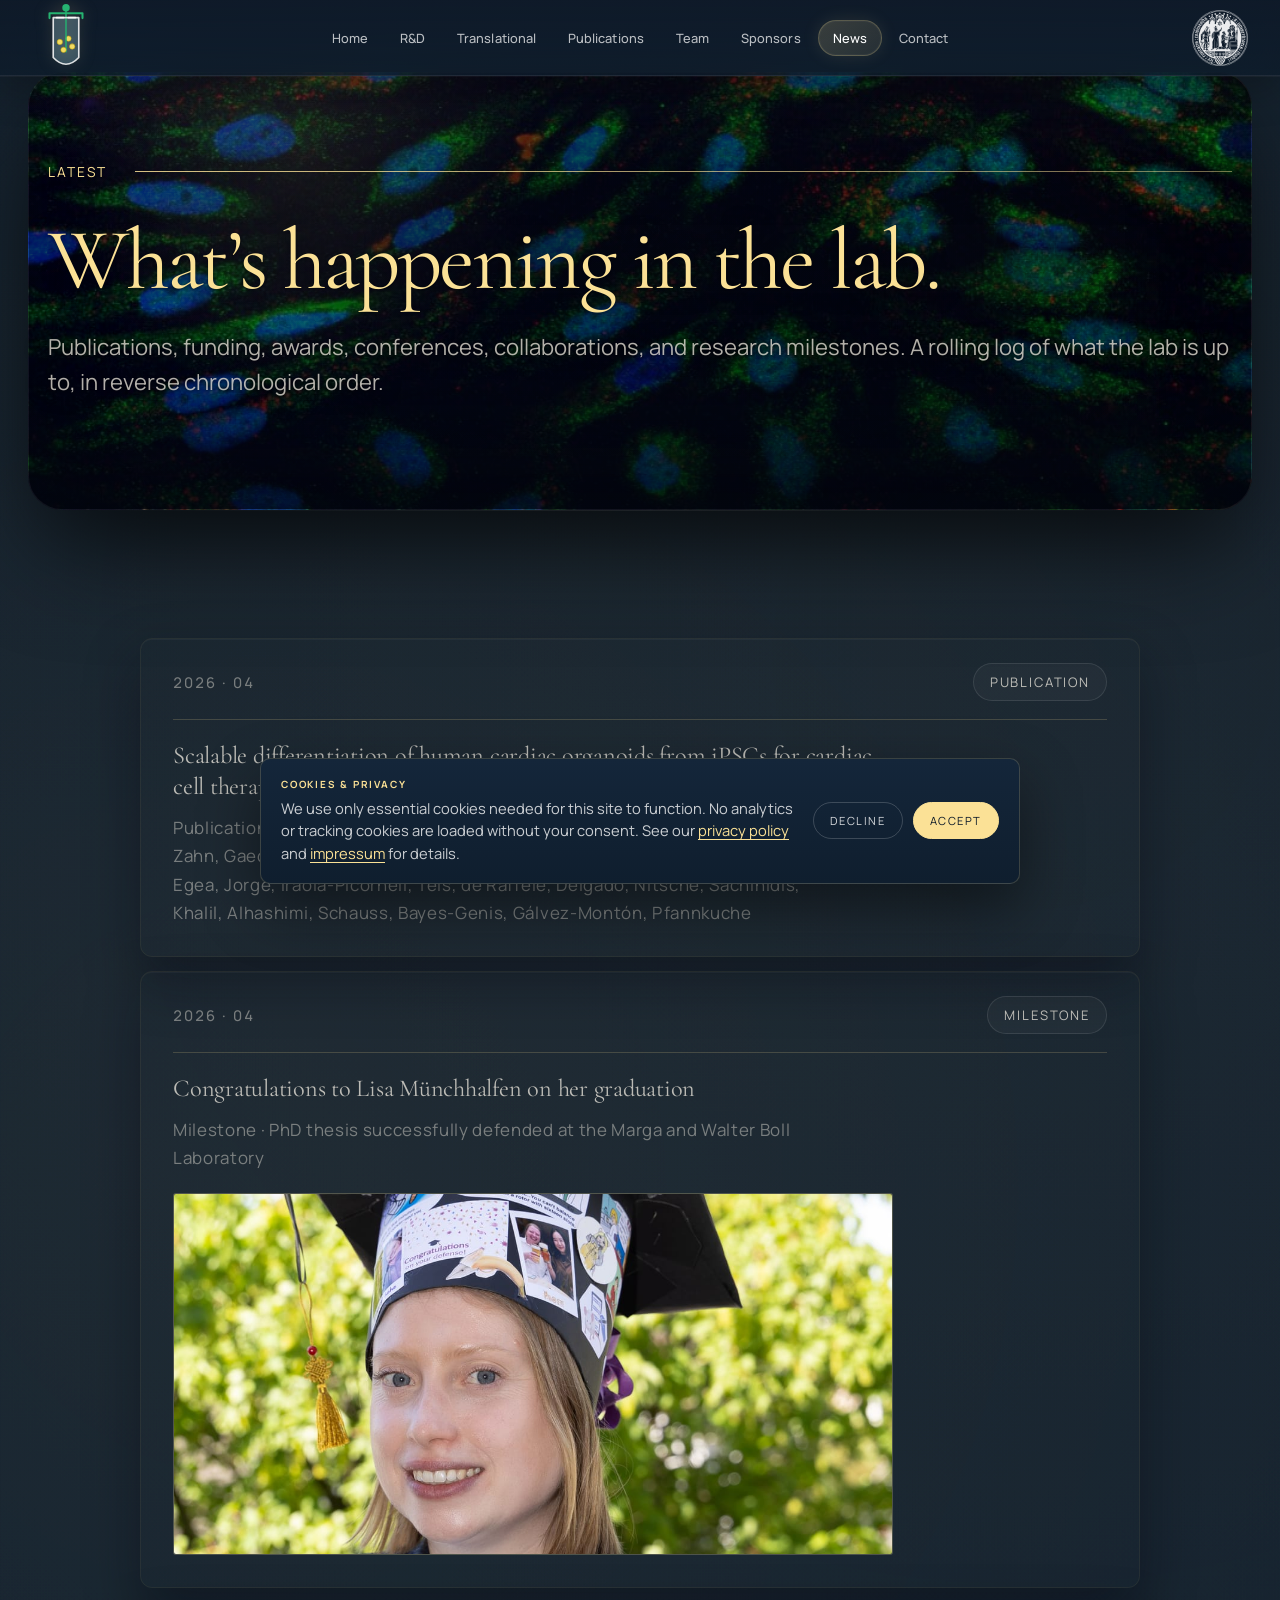
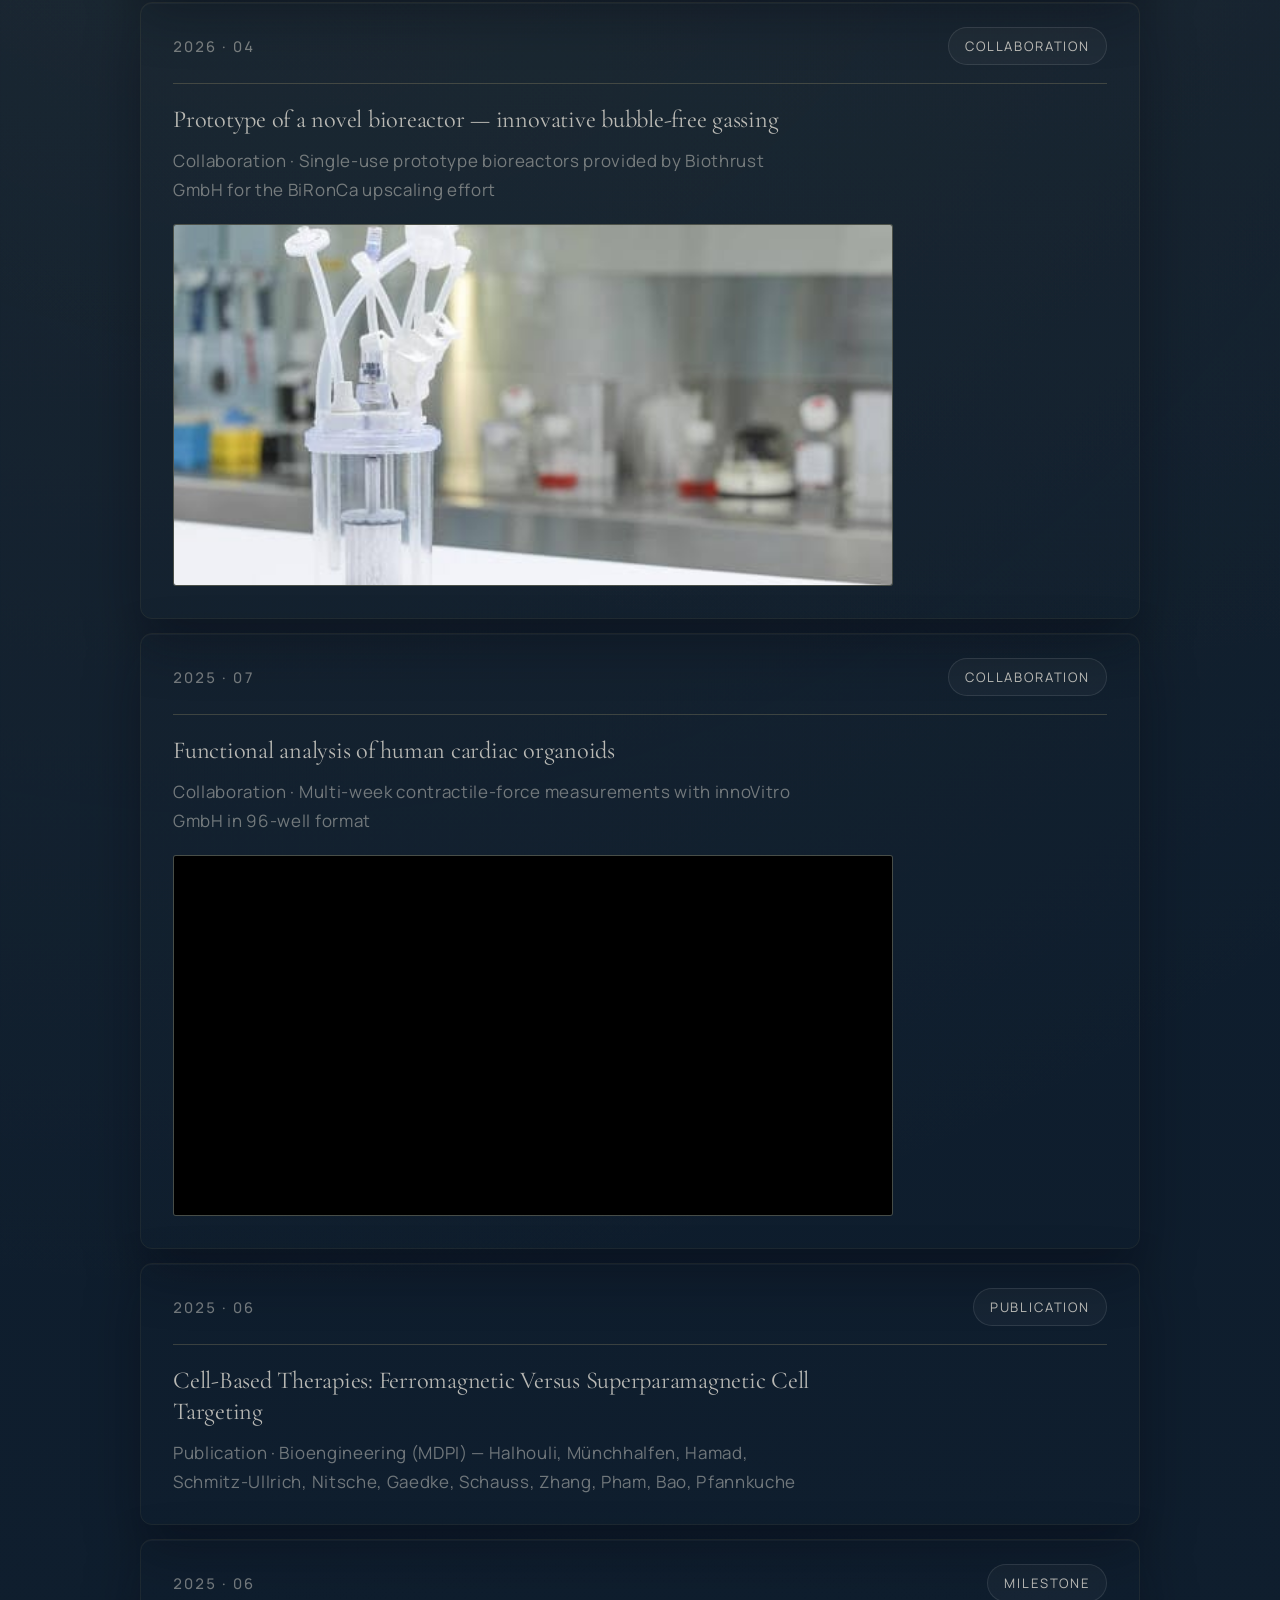
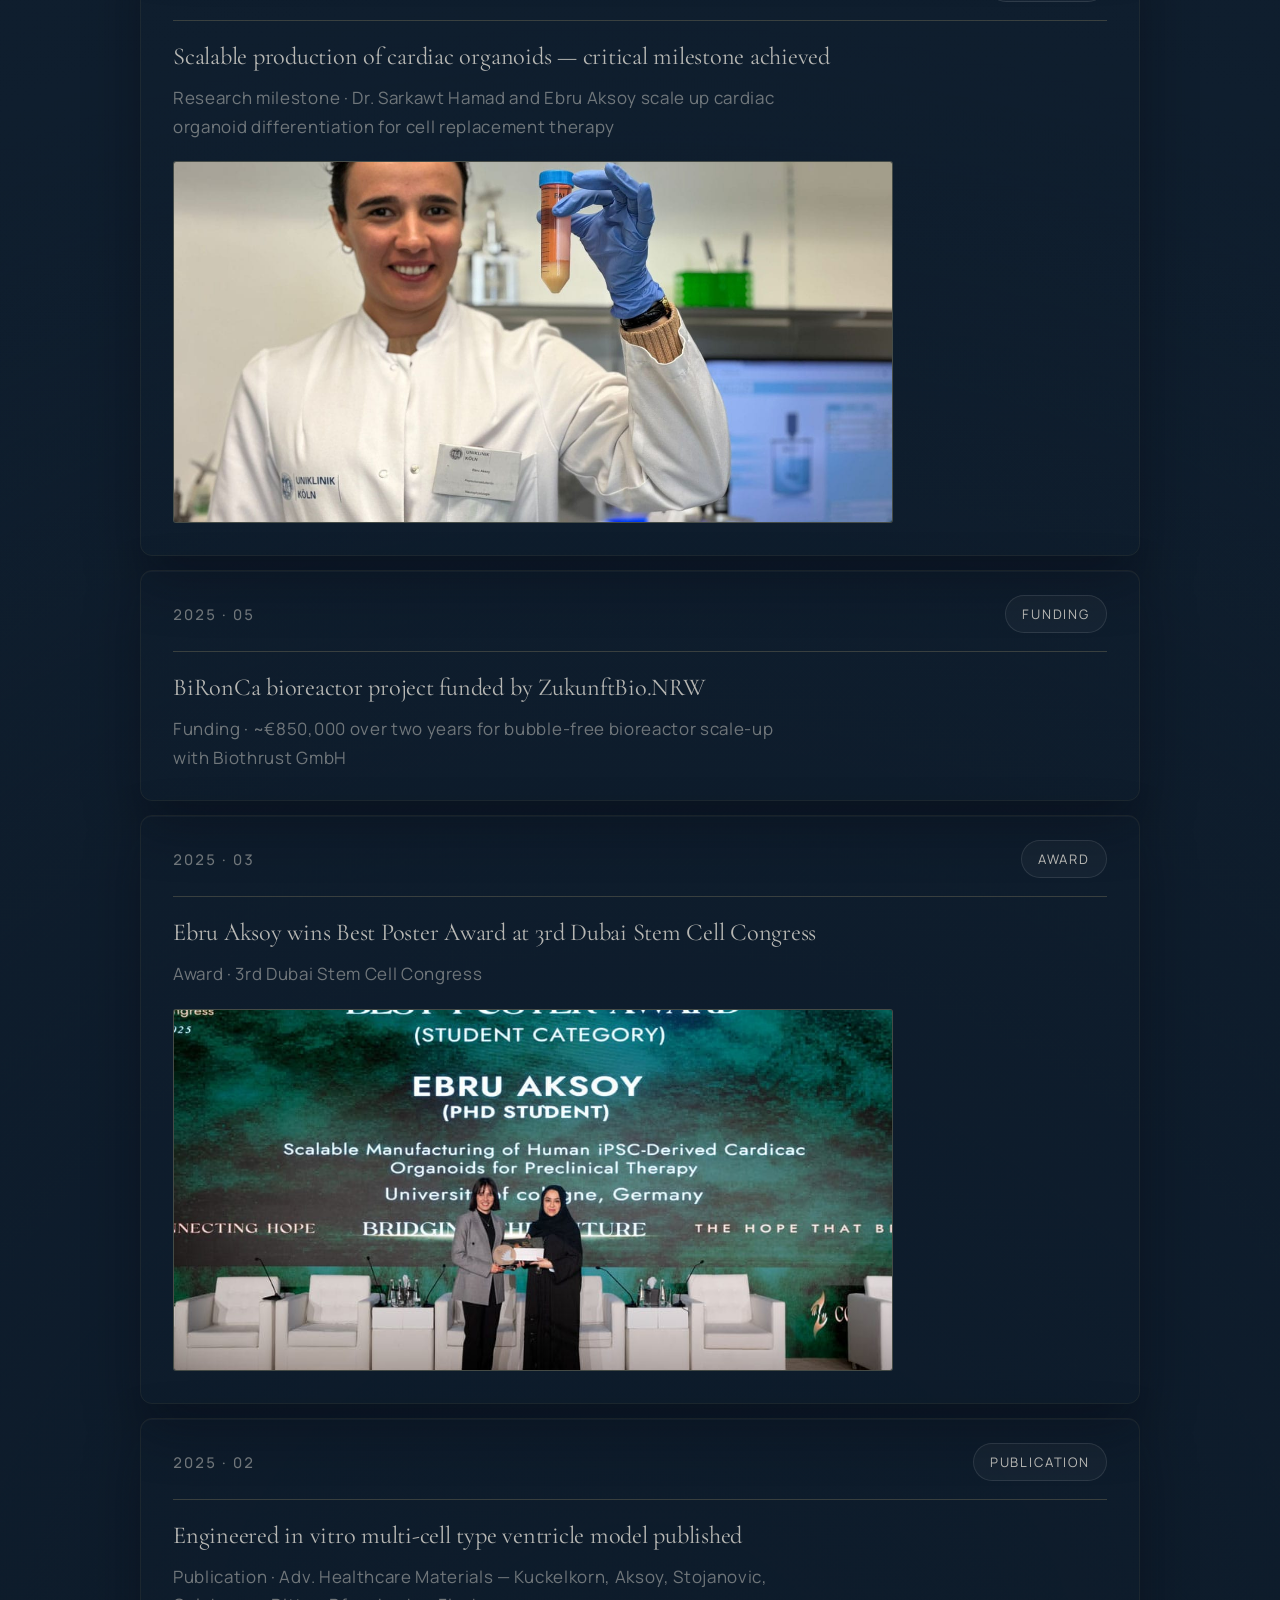
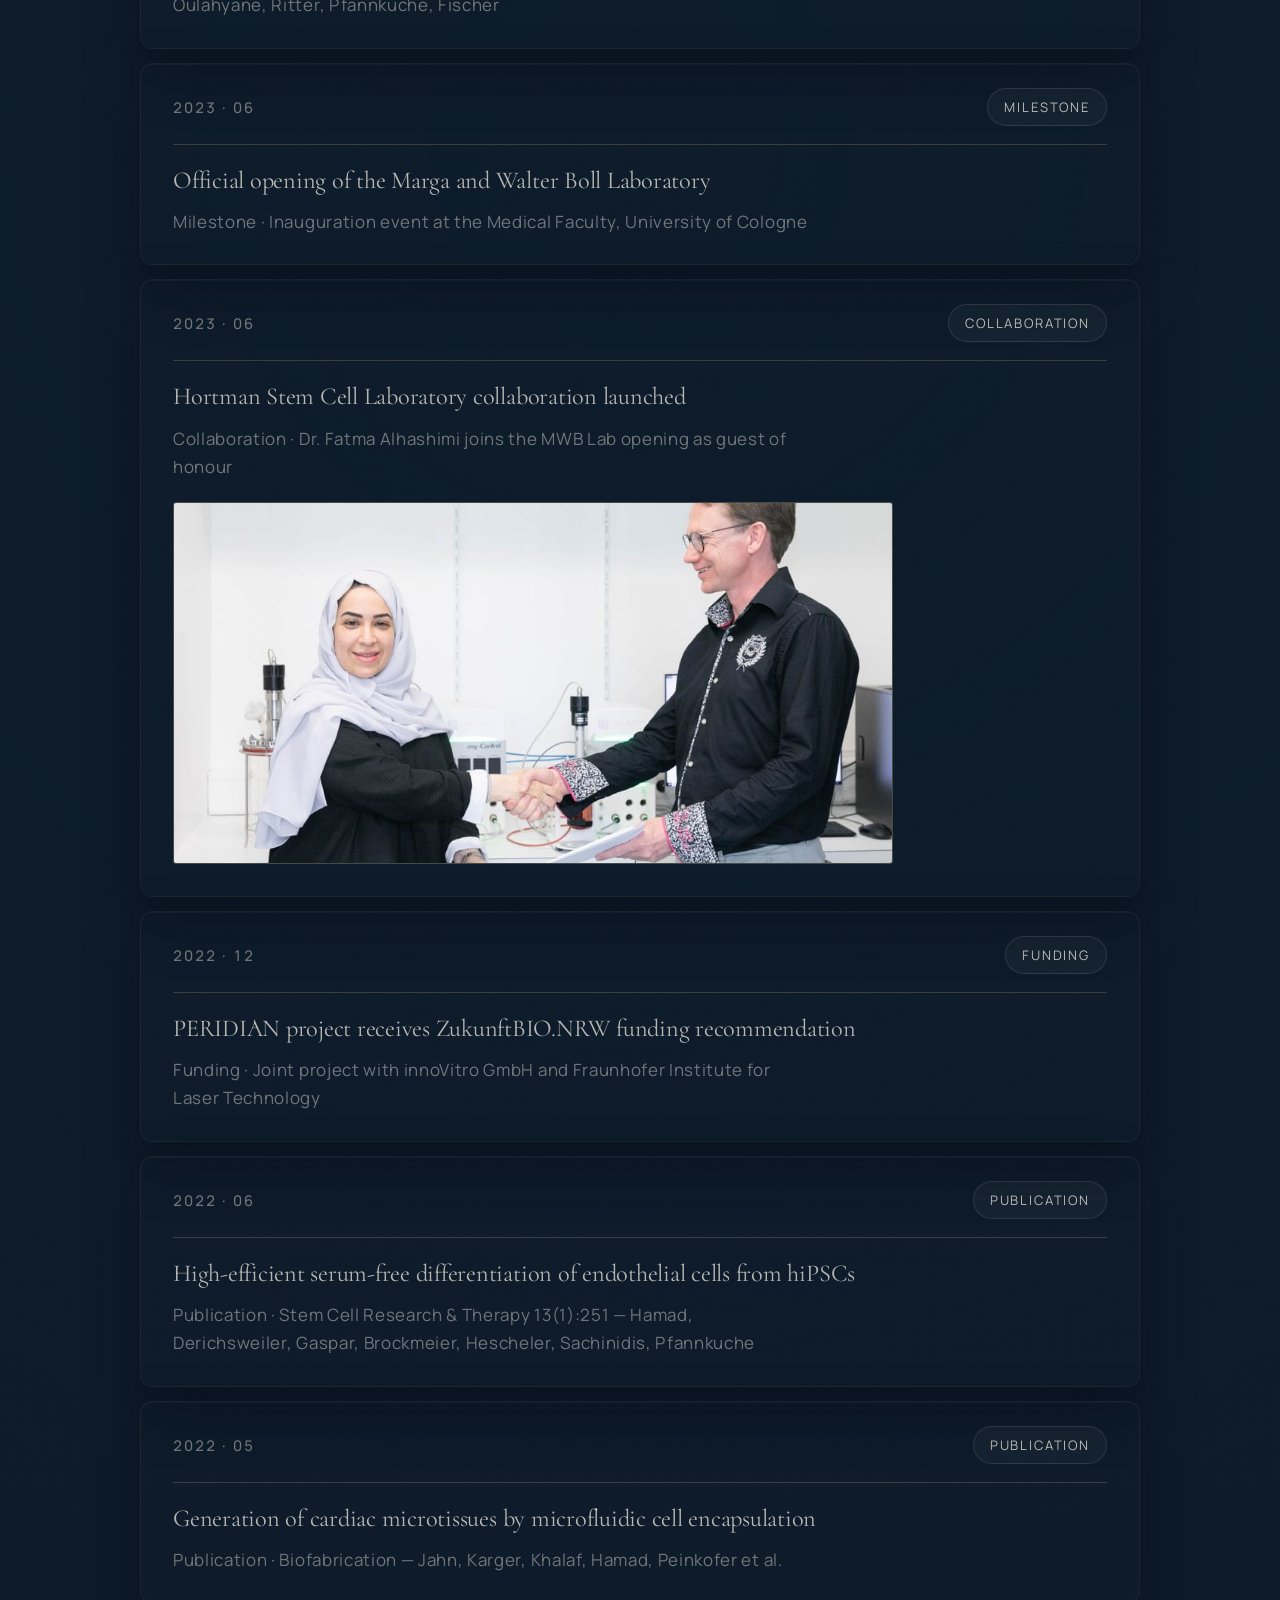
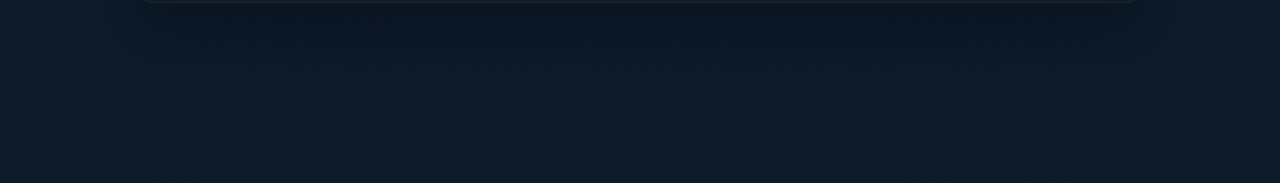
<file: news.html>
<!DOCTYPE html>
<html lang="en">
<head>
<meta charset="UTF-8" />
<meta name="viewport" content="width=device-width, initial-scale=1.0" />
<title>News — MWB Lab</title>
<meta name="description" content="Publications, funding, awards, conferences, collaborations, and research milestones from the MWB Lab.">
<link rel="preconnect" href="https://fonts.googleapis.com">
<link rel="preconnect" href="https://fonts.gstatic.com" crossorigin>
<link href="https://fonts.googleapis.com/css2?family=Cormorant+Garamond:ital,wght@0,300;0,400;0,500;0,600;1,300;1,400;1,500&family=JetBrains+Mono:wght@400;500&family=Manrope:wght@300;400;500;600&display=swap" rel="stylesheet">
<link rel="stylesheet" href="site.css?v=34">
<style>
.split-fig{min-height:360px}
.fig-svg{
  position:absolute; inset:0;
  display:flex; align-items:center; justify-content:center;
  padding:48px;
}
.fig-svg svg{
  width:100%; height:auto; max-width:540px; max-height:100%;
  stroke:var(--ink); fill:none; stroke-width:1.2;
}
.fig-svg svg text{fill:var(--muted); stroke:none; font-family:"JetBrains Mono",monospace; font-size:9px; letter-spacing:.8px}

.ed-filters{display:flex; gap:8px; flex-wrap:wrap; margin-bottom:32px; font-family:"JetBrains Mono",monospace; font-size:.68rem; letter-spacing:.08em; text-transform:uppercase}
.ed-filters .chip{padding:9px 14px; border:1px solid var(--line-strong); border-radius:999px; color:var(--ink-2); transition:border-color .3s var(--ease), background .3s var(--ease), color .3s var(--ease); cursor:pointer; background:transparent; font:inherit; letter-spacing:inherit; text-transform:inherit}
.ed-filters .chip:hover{border-color:var(--ink)}
.ed-filters .chip.active{background:var(--ink); color:var(--bone); border-color:var(--ink)}

.contact-grid{display:grid; grid-template-columns:repeat(2,1fr); gap:16px; margin-bottom:24px}
.contact-card{padding:40px; border:1px solid var(--line); border-radius:2px; background:rgba(244,240,232,.5); transition:border-color .4s var(--ease)}
.contact-card:hover{border-color:var(--line-strong)}
.contact-card .mono{color:var(--muted); text-transform:uppercase; font-size:.62rem; letter-spacing:.14em; margin-bottom:14px; font-family:"JetBrains Mono",monospace}
.contact-card h3{margin-bottom:24px}

.addr-block{margin-top:16px; padding:32px 40px; border:1px solid var(--line); border-radius:2px; background:rgba(244,240,232,.5)}
.addr-block .mono{color:var(--muted); text-transform:uppercase; font-size:.62rem; letter-spacing:.14em; margin-bottom:14px; font-family:"JetBrains Mono",monospace}
.addr-block p{margin:0; font-family:"JetBrains Mono",monospace; font-size:.78rem; line-height:1.8; color:var(--ink-2)}

.legal{padding:32px 40px; border:1px solid var(--line); border-radius:2px; background:rgba(244,240,232,.5); max-width:72ch}
.legal p{font-size:1.08rem; line-height:1.68; color:var(--ink-2); margin:0 0 14px}
.legal p:last-child{margin-bottom:0}
.legal .small{font-size:.8rem; color:var(--muted); line-height:1.65}

.timeline{display:grid; grid-template-columns:repeat(3,1fr); gap:24px; position:relative; margin-bottom:40px}
.timeline::before{content:""; position:absolute; top:20px; left:4%; right:4%; height:1px; background:var(--line-strong)}
.t-item{padding:48px 24px 28px 0; position:relative}
.t-item::before{content:""; position:absolute; top:16px; left:0; width:9px; height:9px; border-radius:50%; background:var(--ink)}
.t-year{font-family:"JetBrains Mono",monospace; font-size:.8rem; letter-spacing:.08em; color:var(--muted); margin-bottom:10px}
.t-text{font-family:var(--serif); font-variation-settings:"opsz" 144; font-weight:400; font-size:1.3rem; letter-spacing:-0.01em; line-height:1.25; max-width:22ch}

.pos-grid{display:grid; grid-template-columns:repeat(3,1fr); gap:16px; margin-bottom:40px}
.pos-card{padding:32px; border:1px solid var(--line); border-radius:2px; background:rgba(244,240,232,.5); transition:border-color .4s var(--ease), transform .5s var(--ease); display:flex; flex-direction:column; gap:14px; min-height:220px}
.pos-card:hover{border-color:var(--line-strong); transform:translateY(-2px)}
.pos-card .mono{font-family:"JetBrains Mono",monospace; font-size:.62rem; letter-spacing:.14em; text-transform:uppercase; color:var(--muted)}
.pos-card h3{font-family:var(--serif); font-variation-settings:"opsz" 144; font-weight:400; font-size:1.35rem; letter-spacing:-0.01em; margin:0}
.pos-card h3 em{font-style:italic}
.pos-card p{font-size:1.06rem; line-height:1.6; color:var(--ink-2); margin:0}
.pos-card .status{margin-top:auto; font-family:"JetBrains Mono",monospace; font-size:.64rem; letter-spacing:.1em; text-transform:uppercase; color:var(--ink); padding-top:14px; border-top:1px solid var(--line)}

.apply-steps{display:grid; grid-template-columns:repeat(3,1fr); gap:16px}
.apply-step{padding:40px 32px; border:1px solid var(--line); border-radius:2px; background:rgba(244,240,232,.5)}
.apply-step .num{font-family:"JetBrains Mono",monospace; font-size:.64rem; letter-spacing:.14em; text-transform:uppercase; color:var(--muted); margin-bottom:24px; display:flex; gap:14px; align-items:center}
.apply-step .num::before{content:""; width:24px; height:1px; background:var(--ink); opacity:.5}
.apply-step h3{font-family:var(--serif); font-variation-settings:"opsz" 144; font-weight:400; font-size:1.35rem; letter-spacing:-0.01em; margin:0 0 14px}
.apply-step h3 em{font-style:italic}
.apply-step p{font-size:1.08rem; line-height:1.62; color:var(--ink-2); margin:0}

/* Featured publication card — highlights a single paper at the top of
   the news page. Mirrors the MDPI journal card look, tuned to the
   site's dark theme. */
.featured-pub{
  position:relative;
  padding:44px 48px 40px;
  border:1px solid rgba(251,225,150,.28);
  border-radius:4px;
  background:
    radial-gradient(circle at 15% 0%, rgba(124,236,213,.07), transparent 55%),
    linear-gradient(135deg, rgba(251,225,150,.06), rgba(13,27,42,.0) 60%),
    rgba(255,255,255,.02);
  overflow:hidden;
  max-width:1000px;
  margin:0 auto;
}
.featured-pub::before{
  content:"";
  position:absolute;
  left:0; right:0; bottom:0;
  height:4px;
  background:linear-gradient(90deg, rgba(124,236,213,.45), #FBE196, rgba(124,236,213,.45));
  opacity:.75;
}
.featured-pub-badge{
  display:flex;
  flex-direction:column;
  gap:4px;
  margin-bottom:26px;
}
.featured-pub-journal{
  font-family:var(--serif);
  font-size:2rem;
  line-height:1;
  color:#7CECD5;
  letter-spacing:-0.01em;
}
.featured-pub-journal em{font-style:italic}
.featured-pub-sub{
  font-family:"JetBrains Mono",monospace;
  font-size:.78rem;
  letter-spacing:.16em;
  text-transform:uppercase;
  color:var(--muted, rgba(255,255,255,.55));
}
.featured-pub-title{
  font-family:var(--serif);
  font-weight:400;
  font-size:2.05rem;
  line-height:1.22;
  letter-spacing:-0.01em;
  margin:0 0 24px;
  color:#F8F3E8;
  max-width:44ch;
}
.featured-pub-title em{font-style:italic}
.featured-pub-authors{
  font-family:Manrope,sans-serif;
  font-size:1.08rem;
  line-height:1.65;
  color:rgba(248,243,232,.85);
  margin:0 0 16px;
  max-width:66ch;
}
.featured-pub-citation{
  font-family:"JetBrains Mono",monospace;
  font-size:.92rem;
  letter-spacing:.06em;
  color:rgba(255,255,255,.6);
  margin:0 0 30px;
}
.featured-pub-citation em{
  font-family:var(--serif);
  font-size:1.1rem;
  font-style:italic;
  letter-spacing:0;
  color:#7CECD5;
  margin-right:2px;
}
.featured-pub-citation strong{
  font-weight:600;
  color:rgba(248,243,232,.9);
}
.featured-pub-link{
  display:inline-flex;
  align-items:center;
  gap:10px;
  padding:14px 24px 14px 26px;
  border:1px solid rgba(251,225,150,.4);
  border-radius:999px;
  background:rgba(251,225,150,.06);
  font-family:"JetBrains Mono",monospace;
  font-size:.8rem;
  letter-spacing:.16em;
  text-transform:uppercase;
  color:rgba(248,243,232,.92);
  text-decoration:none;
  transition:
    background .25s var(--ease),
    color .25s var(--ease),
    border-color .25s var(--ease),
    transform .25s var(--ease);
}
.featured-pub-link svg{
  width:12px; height:12px;
  stroke:currentColor;
  transition:transform .25s var(--ease);
}
.featured-pub-link:hover,
.featured-pub-link:focus-visible{
  background:#FBE196;
  color:#0D1B2A;
  border-color:#FBE196;
  transform:translateY(-1px);
  outline:none;
}
.featured-pub-link:hover svg,
.featured-pub-link:focus-visible svg{
  transform:translateX(3px);
}

@media (max-width:760px){
  .featured-pub{padding:28px 22px 26px; border-radius:2px}
  .featured-pub-badge{margin-bottom:18px}
  .featured-pub-journal{font-size:1.55rem}
  .featured-pub-title{font-size:1.25rem; margin-bottom:16px}
  .featured-pub-authors{font-size:.95rem; line-height:1.55; margin-bottom:12px}
  .featured-pub-citation{font-size:.82rem; margin-bottom:24px}
  .featured-pub-link{padding:12px 18px; font-size:.72rem}
}

/* ================================================================
   News list refinement. Overrides the shared .ed-list / .ed-item
   rules so the rolling news log renders as a single-column editorial
   feed with properly-sized photos, instead of the cramped 3-column
   auto-fill grid the publications page uses.
   ================================================================ */
body[data-page="news"] .ed-list{
  grid-template-columns:1fr!important;
  gap:14px!important;
  max-width:1000px;
  margin:0 auto 80px;
}
body[data-page="news"] .ed-item{
  grid-template-columns:1fr auto!important;
  grid-template-rows:auto auto!important;
  grid-template-areas:
    "year  tag"
    "body  body"!important;
  gap:18px 20px!important;
  padding:24px 32px 28px!important;
  align-items:start!important;
}
body[data-page="news"] .ed-item .year{
  grid-area:year;
  justify-self:start;
  align-self:center;
  white-space:nowrap;
  font-variant-numeric:tabular-nums;
  font-size:.92rem;
  letter-spacing:.14em;
  text-transform:uppercase;
  color:rgba(255,255,255,.6);
  padding:0;
  margin:0;
}
body[data-page="news"] .ed-item .tag{
  grid-area:tag;
  justify-self:end;
  align-self:center;
  margin:0;
  font-size:.82rem;
  padding:9px 16px;
}
body[data-page="news"] .ed-item .body{
  grid-area:body;
  min-width:0;
  padding-top:20px;
  border-top:1px solid rgba(251,225,150,.18);
}
body[data-page="news"] .ed-item .body h3{
  max-width:60ch;
  margin:0 0 12px;
  font-size:1.52rem;
  line-height:1.28;
}
body[data-page="news"] .ed-item .body .meta-line{
  max-width:64ch;
  line-height:1.68;
  font-size:1.06rem;
}

/* Photo attached to a news item: fills the body column, rounded,
   with a soft gold hairline to match the site's dark theme. */
.ed-item .ed-media{
  margin:20px 0 4px;
  padding:0;
  width:100%;
  max-width:720px;
  border:1px solid rgba(251,225,150,.22);
  border-radius:3px;
  overflow:hidden;
  background:rgba(255,255,255,.02);
}
.ed-item .ed-media img{
  display:block;
  width:100%;
  height:auto;
  object-fit:cover;
  max-height:360px;
}
.ed-item .ed-media video{
  display:block;
  width:100%;
  height:auto;
  object-fit:cover;
  max-height:360px;
  background:#000;
}

/* Full-detail body of each news item is hidden in the card list and
   only shown when the item is clicked open in the modal. */
.ed-item .ed-body{display:none}

/* Items that have a .ed-body become clickable cards with a small
   gold "read more" affordance on hover. */
.ed-item.has-detail{
  cursor:pointer;
  transition:
    border-color .35s var(--ease),
    background .35s var(--ease),
    transform .35s var(--ease),
    box-shadow .35s var(--ease);
}
body[data-page="news"] .ed-item.has-detail{
  position:relative;
}
body[data-page="news"] .ed-item.has-detail::after{
  content:"Read more →";
  position:absolute;
  bottom:18px;
  right:32px;
  font-family:"JetBrains Mono",monospace;
  font-size:.58rem;
  letter-spacing:.16em;
  text-transform:uppercase;
  color:rgba(251,225,150,.55);
  opacity:0;
  transform:translateX(-6px);
  transition:opacity .3s var(--ease), transform .3s var(--ease), color .3s var(--ease);
  pointer-events:none;
}
.ed-item.has-detail:hover,
.ed-item.has-detail:focus-visible{
  border-color:rgba(251,225,150,.55)!important;
  outline:none;
}
body[data-page="news"] .ed-item.has-detail:hover::after,
body[data-page="news"] .ed-item.has-detail:focus-visible::after{
  opacity:1;
  transform:translateX(0);
  color:#FBE196;
}
.ed-item.has-detail:focus-visible{
  outline:2px solid rgba(251,225,150,.55);
  outline-offset:2px;
}

/* Mobile: stack the row vertically so images and text get full width. */
@media (max-width:760px){
  body[data-page="news"] .ed-list{max-width:100%; margin-bottom:56px}
  body[data-page="news"] .ed-item{
    grid-template-columns:auto 1fr!important;
    grid-template-rows:auto auto!important;
    grid-template-areas:
      "year  tag"
      "body  body"!important;
    gap:14px 14px!important;
    padding:20px 20px 24px!important;
  }
  body[data-page="news"] .ed-item .year{
    font-size:.76rem;
    letter-spacing:.12em;
  }
  body[data-page="news"] .ed-item .tag{
    justify-self:end!important;
    font-size:.7rem;
    padding:7px 13px;
  }
  body[data-page="news"] .ed-item .body{
    padding-top:14px;
  }
  body[data-page="news"] .ed-item .body h3{font-size:1.2rem; line-height:1.28}
  body[data-page="news"] .ed-item .body .meta-line{font-size:.9rem; line-height:1.6}
  body[data-page="news"] .ed-item.has-detail::after{
    position:static;
    display:inline-block;
    margin-top:12px;
    opacity:.6;
    transform:none;
  }
  .ed-item .ed-media{margin:14px 0 4px; max-width:100%}
  .ed-item .ed-media img{max-height:240px}
}

/* ===== News detail modal ===== */
.news-modal{
  width:min(760px, calc(100vw - 32px));
  max-height:calc(100vh - 64px);
  margin:32px auto;
  padding:0;
  border:1px solid rgba(251,225,150,.3);
  border-radius:4px;
  background:#0D1B2A;
  color:#F8F3E8;
  box-shadow:0 30px 80px rgba(0,0,0,.6);
  overflow:hidden;
  position:fixed;
  inset:0;
}
.news-modal::backdrop{
  background:rgba(0,0,0,.78);
  backdrop-filter:blur(4px);
}
.news-modal[open]{
  animation:newsIn .28s var(--ease) both;
}
.news-modal[open]::backdrop{
  animation:newsBackdropIn .28s ease both;
}
.news-modal.closing{
  animation:newsOut .22s var(--ease) both;
}
.news-modal.closing::backdrop{
  animation:newsBackdropOut .22s ease both;
}
@keyframes newsIn{
  from{opacity:0; transform:translateY(14px) scale(.985)}
  to{opacity:1; transform:translateY(0) scale(1)}
}
@keyframes newsOut{
  from{opacity:1; transform:translateY(0) scale(1)}
  to{opacity:0; transform:translateY(10px) scale(.985)}
}
@keyframes newsBackdropIn{from{opacity:0}to{opacity:1}}
@keyframes newsBackdropOut{from{opacity:1}to{opacity:0}}

.news-modal-inner{
  padding:48px 56px 44px;
  overflow-y:auto;
  overflow-x:hidden;
  max-height:calc(100vh - 64px);
  -webkit-overflow-scrolling:touch;
}
.news-close{
  position:absolute;
  top:18px; right:20px;
  width:34px; height:34px;
  border:1px solid rgba(251,225,150,.4);
  background:rgba(251,225,150,.1);
  backdrop-filter:blur(6px);
  border-radius:50%;
  font-size:1.15rem; line-height:1;
  color:rgba(248,243,232,.92);
  cursor:pointer;
  display:flex; align-items:center; justify-content:center;
  z-index:5;
  transition:
    background .28s var(--ease),
    color .28s var(--ease),
    border-color .28s var(--ease),
    transform .35s var(--ease);
}
.news-close:hover,
.news-close:focus-visible{
  background:#FBE196;
  color:#0D1B2A;
  border-color:#FBE196;
  transform:rotate(90deg);
  outline:none;
}

.news-meta-row{
  display:flex;
  align-items:center;
  gap:16px;
  margin-bottom:16px;
}
.news-year{
  font-family:"JetBrains Mono",monospace;
  font-size:.68rem;
  letter-spacing:.14em;
  text-transform:uppercase;
  color:rgba(248,243,232,.55);
}
.news-tag{
  font-family:"JetBrains Mono",monospace;
  font-size:.58rem;
  letter-spacing:.16em;
  text-transform:uppercase;
  color:#0D1B2A;
  background:#FBE196;
  padding:5px 12px;
  border-radius:999px;
}

.news-title{
  font-family:var(--serif);
  font-weight:400;
  font-size:2rem;
  line-height:1.2;
  letter-spacing:-0.01em;
  color:#F8F3E8;
  margin:0 0 14px;
  max-width:44ch;
}
.news-title em{font-style:italic}

.news-summary{
  font-family:"JetBrains Mono",monospace;
  font-size:.9rem;
  letter-spacing:.08em;
  color:rgba(255,255,255,.68);
  line-height:1.65;
  margin:0 0 28px;
  padding-bottom:24px;
  border-bottom:1px solid rgba(251,225,150,.22);
}
.news-summary:empty{display:none}

.news-media{
  margin:0 0 28px;
  border:1px solid rgba(251,225,150,.22);
  border-radius:2px;
  overflow:hidden;
  background:rgba(255,255,255,.02);
}
.news-media:empty{display:none}
.news-media img,
.news-media figure img{
  display:block;
  width:100%;
  height:auto;
  max-height:440px;
  object-fit:cover;
}
.news-media video,
.news-media figure video{
  display:block;
  width:100%;
  height:auto;
  max-height:440px;
  object-fit:contain;
  background:#000;
}
.news-media figure{margin:0}

.news-body{
  font-family:Manrope,sans-serif;
  font-size:1.12rem;
  line-height:1.7;
  color:rgba(248,243,232,.88);
}
.news-body p{margin:0 0 14px}
.news-body p:last-child{margin-bottom:0}
.news-body ul{
  margin:0 0 14px;
  padding-left:22px;
  list-style:disc outside;
}
.news-body ul li{margin-bottom:6px}
.news-body a{
  color:#7CECD5;
  text-decoration:none;
  border-bottom:1px solid rgba(124,236,213,.35);
  transition:color .22s var(--ease), border-color .22s var(--ease);
}
.news-body a:hover,
.news-body a:focus-visible{
  color:#FBE196;
  border-bottom-color:#FBE196;
  outline:none;
}
.news-body strong{color:#F8F3E8}
.news-body em{font-style:italic}

@media (max-width:760px){
  .news-modal{
    width:100%;
    max-width:100%;
    margin:0;
    height:100dvh;
    max-height:100dvh;
    border-radius:0;
    border:none;
  }
  .news-modal-inner{
    padding:64px 20px 32px;
    max-height:100dvh;
  }
  .news-title{font-size:1.4rem; margin-bottom:12px}
  .news-summary{font-size:.82rem; margin-bottom:22px; padding-bottom:18px}
  .news-media{margin-bottom:22px}
  .news-media img{max-height:260px}
  .news-media video{max-height:260px}
  .news-body{font-size:1rem; line-height:1.65}
}

@media (max-width:900px){
  .timeline{grid-template-columns:1fr; gap:0}
  .timeline::before{display:none}
  .t-item{padding:28px 24px 28px 40px; border-left:1px solid var(--line-strong)}
  .t-item::before{left:-5px; top:30px}
  .contact-grid, .pos-grid, .apply-steps{grid-template-columns:1fr}
  .legal, .addr-block, .contact-card, .apply-step, .pos-card{padding:28px}
}
</style>
<link rel="stylesheet" href="site_v4blend.css?v=29">
  <link rel="icon" type="image/x-icon" href="favicon.ico">
  <link rel="icon" type="image/svg+xml" href="favicon.svg">
  <link rel="apple-touch-icon" sizes="192x192" href="favicon-192.png">
</head>
<body data-page="news">

<div id="ambient"><div class="bg on" style="background-image:url('bg_merged.webp')"></div></div>
<div class="vignette"></div>
<div class="grain"></div>

<header class="topbar">
  <a href="index.html" class="brand-logo"><img src="log_animated.svg?v=3" alt="Marga &amp; Walter Boll Laboratory" class="logo-img"></a>
  <nav class="nav">
    <a href="index.html">Home</a>
    <a href="research.html">R&amp;D</a>
    <a href="translational.html">Translational</a>
    <a href="publications.html">Publications</a>
    <a href="team.html">Team</a>
    <a href="sponsors.html">Sponsors</a>
    <a href="news.html" aria-current="page">News</a>
    <a href="contact.html">Contact</a>
  </nav>
  <div class="meta-right">
    <a class="uni-seal" href="https://portal.uni-koeln.de/en/uoc-home" target="_blank" rel="noopener noreferrer" aria-label="University of Cologne"><img src="uni-koeln-seal.png?v=1" alt="University of Cologne"></a>
  </div>
  <button class="menu-toggle" aria-label="Menu" aria-expanded="false">
    <span></span><span></span><span></span>
  </button>
</header>
<div class="progress"><span id="progressFill"></span></div>

<section class="page-hero">
  <div class="eyebrow">Latest</div>
  <h1 class="display">What&rsquo;s happening in <em>the lab</em>.</h1>
  <p class="lede">Publications, funding, awards, conferences, collaborations, and research milestones. A rolling log of what the lab is up to, in reverse chronological order.</p>
</section>


<section class="sec" style="padding-bottom:100px">
  <!--
    News items. To add a new one, copy any .ed-item block and edit its
    fields: the year/month in .year, the headline in <h3> (wrap words
    in <em> for italics), the category + summary in .meta-line, the
    chip label in .tag, and the short key in data-tag. Newest on top.
  -->
  <div class="ed-list">
    <div class="ed-item rv in" data-tag="publication">
      <div class="year">2026 &middot; 04</div>
      <div class="body">
        <h3>Scalable differentiation of <em>human cardiac organoids</em> from iPSCs for cardiac cell therapy</h3>
        <div class="meta-line">Publication &middot; Theranostics &mdash; Hamad, Aksoy, Kalil, Mart&iacute;nez-Falguera, J&uuml;ngst, Zahn, Gaedke, Peinkofer, Boukens, Firuzi, Prause, Arany&oacute;, Bisbal, Iborra-Egea, Jorge, Iraola-Picornell, Teis, de Raffele, Delgado, Nitsche, Sachinidis, Khalil, Alhashimi, Schauss, Bayes-Genis, G&aacute;lvez-Mont&oacute;n, Pfannkuche</div>
        <div class="ed-body">
          <p><em>&ldquo;Scalable differentiation of human cardiac organoids from iPSCs generates cardiac tissues for cardiac cell therapy.&rdquo;</em></p>
          <p>The team established a bioreactor-based protocol that scales up the production of human iPSC-derived cardiac organoids containing cardiomyocytes, fibroblasts, and endothelial cells. Transplanted into a porcine model of acute myocardial infarction, the organoids engrafted and improved cardiac function within 30 days without inducing dangerous arrhythmias &mdash; a key step toward regenerative cardiac therapy.</p>
          <p><strong>Published in:</strong> <em>Theranostics</em>, 2026; 16(12): 6437&ndash;6462. doi:&nbsp;10.7150/thno.127654</p>
          <p><a href="https://www.thno.org/v16p6437.htm" target="_blank" rel="noopener noreferrer">Read the full article &rarr;</a></p>
        </div>
      </div>
      <div class="tag">Publication</div>
    </div>
    <div class="ed-item rv in" data-tag="milestone">
      <div class="year">2026 &middot; 04</div>
      <div class="body">
        <h3>Congratulations to <em>Lisa M&uuml;nchhalfen</em> on her graduation</h3>
        <div class="meta-line">Milestone &middot; PhD thesis successfully defended at the Marga and Walter Boll Laboratory</div>
        <figure class="ed-media"><img src="img_news/026A4619.jpg" alt="Lisa Münchhalfen at her PhD graduation" loading="lazy"></figure>
        <div class="ed-body">
          <p>The whole MWB Lab joins in celebrating <strong>Lisa M&uuml;nchhalfen</strong> on the successful completion of her PhD. Her thesis investigated the genetic network of the cardiac lineage and applied CRISPR-based modification of cell lines to overcome hurdles for pre-clinical transplantation experiments.</p>
          <p>Heartfelt congratulations from the team &mdash; and best wishes for what comes next.</p>
        </div>
      </div>
      <div class="tag">Milestone</div>
    </div>
    <div class="ed-item rv in" data-tag="collaboration">
      <div class="year">2026 &middot; 04</div>
      <div class="body">
        <h3>Prototype of a novel bioreactor &mdash; <em>innovative bubble-free gassing</em></h3>
        <div class="meta-line">Collaboration &middot; Single-use prototype bioreactors provided by Biothrust GmbH for the BiRonCa upscaling effort</div>
        <figure class="ed-media"><img src="img_news/4-28.jpg" alt="Prototype single-use bioreactor with bubble-free gassing system" loading="lazy"></figure>
        <div class="ed-body">
          <p>In frame of the collaborative project <em>Bionic Reactors for Cardiac Organoids (BiRonCa)</em>, we are provided with prototype single-use bioreactors by our research partner <strong>Biothrust GmbH</strong> (Aachen, Germany). The team at MWB Lab explores upscaling of iPS cell culture and cardiac differentiation.</p>
          <p>The innovative design facilitates the entry of oxygen and the removal of carbon dioxide by a system employing hollow fibers, analogous to those found in artificial lungs.</p>
          <p><a href="https://www.biothrust.com/" target="_blank" rel="noopener noreferrer">BioThrust: Bionic Bioreactors for scaled &amp; efficient CGT &amp; biologics processes &rarr;</a></p>
        </div>
      </div>
      <div class="tag">Collaboration</div>
    </div>
    <div class="ed-item rv in" data-tag="collaboration">
      <div class="year">2025 &middot; 07</div>
      <div class="body">
        <h3>Functional analysis of <em>human cardiac organoids</em></h3>
        <div class="meta-line">Collaboration &middot; Multi-week contractile-force measurements with innoVitro GmbH in 96-well format</div>
        <figure class="ed-media"><video src="img_news/3-26.mp4" autoplay muted loop playsinline preload="metadata" aria-label="Contractile-force measurement of cardiac organoids in 96-well format"></video></figure>
        <div class="ed-body">
          <p>Functional analysis of contractile forces is a key indicator in research on cardiac organoids. Together with our research partner <strong>innoVitro GmbH</strong>, we are investigating the contractile forces of organoids over several weeks.</p>
          <p>innoVitro possesses a technology that enables the highly accurate measurement of contractile forces in cardiac muscle cells and organoids in a <strong>96-well format</strong>. Together, we are conducting research on new platform technologies for pharmaceutical applications.</p>
          <p><a href="https://innovitro.de/" target="_blank" rel="noopener noreferrer">Home &mdash; innoVitro GmbH &rarr;</a></p>
        </div>
      </div>
      <div class="tag">Collaboration</div>
    </div>
    <div class="ed-item rv in" data-tag="publication">
      <div class="year">2025 &middot; 06</div>
      <div class="body">
        <h3>Cell-Based Therapies: Ferromagnetic Versus <em>Superparamagnetic</em> Cell Targeting</h3>
        <div class="meta-line">Publication &middot; Bioengineering (MDPI) &mdash; Halhouli, M&uuml;nchhalfen, Hamad, Schmitz-Ullrich, Nitsche, Gaedke, Schauss, Zhang, Pham, Bao, Pfannkuche</div>
        <div class="ed-body">
          <p><strong>Authors:</strong> Tasneem Halhouli, Lisa M&uuml;nchhalfen, Sarkawt Hamad, Larissa Schmitz-Ullrich, Frank Nitsche, Felix Gaedke, Astrid Schauss, Linlin Zhang, Quoc-Khanh Pham, Gang Bao, Kurt Paul Pfannkuche.</p>
          <p><strong>Published in:</strong> <em>Bioengineering</em> <strong>2025</strong>, Volume 12, Issue 6, 657.</p>
          <p><a href="https://www.mdpi.com/2306-5354/12/6/657" target="_blank" rel="noopener noreferrer">Read the full article &rarr;</a></p>
        </div>
      </div>
      <div class="tag">Publication</div>
    </div>
    <div class="ed-item rv in" data-tag="milestone">
      <div class="year">2025 · 06</div>
      <div class="body">
        <h3>Scalable production of <em>cardiac organoids</em> &mdash; critical milestone achieved</h3>
        <div class="meta-line">Research milestone &middot; Dr. Sarkawt Hamad and Ebru Aksoy scale up cardiac organoid differentiation for cell replacement therapy</div>
        <figure class="ed-media"><img src="img_news/2025-06-scalable-organoids.jpg" alt="Scaling up cardiac organoid production in the lab" loading="lazy"></figure>
        <div class="ed-body">
          <p>For the first time, Dr. Sarkawt Hamad and Ebru Aksoy have succeeded in scaling up cardiac organoid differentiation for cell replacement therapy.</p>
          <p>This milestone unlocks the production of therapeutically relevant quantities of cardiac organoids for preclinical transplantation trials &mdash; a key step on the translational path from bench to clinic.</p>
        </div>
      </div>
      <div class="tag">Milestone</div>
    </div>
    <div class="ed-item rv in" data-tag="funding">
      <div class="year">2025 · 05</div>
      <div class="body">
        <h3><em>BiRonCa</em> bioreactor project funded by ZukunftBio.NRW</h3>
        <div class="meta-line">Funding &middot; ~&euro;850,000 over two years for bubble-free bioreactor scale-up with Biothrust GmbH</div>
        <div class="ed-body">
          <p>The working group led by Prof. Dr. Kurt Pfannkuche at the Marga and Walter Boll Laboratory for Cardiac Tissue Engineering is researching the use of cardiac organoids derived from human induced pluripotent stem cells for the treatment of cardiac infarction.</p>
          <p>To produce therapeutically relevant quantities of organoids for preclinical transplantation trials, bioreactor processes are being optimised and scaled up from a small 200&nbsp;mL laboratory system to larger reactors with a volume of 2&ndash;3&nbsp;litres.</p>
          <p>In a joint project with <strong>Biothrust GmbH</strong> (Aachen), an innovative gas transfer system is being tested that allows the reactors to be operated with higher cell densities. The Biothrust system is based on hollow fibres through which oxygen flows and is released into the cell culture medium without forming bubbles, while excess carbon dioxide is removed.</p>
          <p>The state of North Rhine-Westphalia is funding the <em>Bionic Reactors for Cardiac Organoids (BiRonCa)</em> project for two years with around &euro;850,000.</p>
          <p><a href="https://www.zukunftbio.nrw/projekte/bironca" target="_blank" rel="noopener noreferrer">Learn more at ZukunftBio.NRW &rarr;</a></p>
        </div>
      </div>
      <div class="tag">Funding</div>
    </div>
    <div class="ed-item rv in" data-tag="award">
      <div class="year">2025 · 03</div>
      <div class="body">
        <h3>Ebru Aksoy wins <em>Best Poster Award</em> at 3rd Dubai Stem Cell Congress</h3>
        <div class="meta-line">Award &middot; 3rd Dubai Stem Cell Congress</div>
        <figure class="ed-media"><img src="img_news/2025-03-ebru-aksoy-dubai-poster.jpg" alt="Ebru Aksoy receiving the Best Poster Award at the 3rd Dubai Stem Cell Congress" loading="lazy"></figure>
        <div class="ed-body">
          <p>Congratulations to <strong>Ebru Aksoy</strong> for winning the Best Poster Award (Student Category) at the 3rd Dubai Stem Cell Congress.</p>
          <p>Her poster presented scalable manufacturing of human iPSC-derived cardiac organoids for preclinical therapy.</p>
          <p><a href="https://dubaistemcellcongress.com/" target="_blank" rel="noopener noreferrer">About the Dubai Stem Cell Congress &rarr;</a></p>
        </div>
      </div>
      <div class="tag">Award</div>
    </div>
    <div class="ed-item rv in" data-tag="publication">
      <div class="year">2025 · 02</div>
      <div class="body">
        <h3>Engineered in vitro multi-cell type <em>ventricle model</em> published</h3>
        <div class="meta-line">Publication &middot; Adv. Healthcare Materials &mdash; Kuckelkorn, Aksoy, Stojanovic, Oulahyane, Ritter, Pfannkuche, Fischer</div>
        <div class="ed-body">
          <p><em>&ldquo;Engineered In Vitro Multi-Cell Type Ventricle Model Generates Long-Term Pulsatile Flow and Modulates Cardiac Output in Response to Cardioactive Drugs.&rdquo;</em></p>
          <p><strong>Authors:</strong> Christoph Kuckelkorn, Ebru Aksoy, Natalija Stojanovic, Laila Oulahyane, Mira Ritter, Kurt Pfannkuche, Horst Fischer.</p>
          <p><strong>Published in:</strong> <em>Advanced Healthcare Materials</em>, 2025 Feb 13: e2403897. doi:&nbsp;10.1002/adhm.202403897</p>
          <p><a href="https://advanced.onlinelibrary.wiley.com/doi/10.1002/adhm.202403897" target="_blank" rel="noopener noreferrer">Read the full article &rarr;</a></p>
        </div>
      </div>
      <div class="tag">Publication</div>
    </div>
    <div class="ed-item rv in" data-tag="milestone">
      <div class="year">2023 · 06</div>
      <div class="body">
        <h3>Official opening of the <em>Marga and Walter Boll Laboratory</em></h3>
        <div class="meta-line">Milestone &middot; Inauguration event at the Medical Faculty, University of Cologne</div>
        <div class="ed-body">
          <p>The Marga and Walter Boll Laboratory for Cardiac Tissue Engineering was officially opened on Thursday, 22 June 2023, in the large lecture hall of the physiology department of the Medical Faculty, University of Cologne.</p>
          <p>Invited scientists presented current projects alongside talks from international experts:</p>
          <ul>
            <li><strong>11:00</strong> &mdash; Priv.-Doz. Dr. Kurt Pfannkuche (Cologne): &ldquo;Research at the Laboratory for Cardiac Tissue Engineering&rdquo;</li>
            <li><strong>11:40</strong> &mdash; Dr. Sarkawt Hamad (Cologne): &ldquo;Human Cardiac Organoids for Cell Replacement Therapy&rdquo;</li>
            <li><strong>13:00</strong> &mdash; Prof. Dr. Konrad Brockmeier (Cologne): &ldquo;Challenges in congenital heart disease&rdquo;</li>
            <li><strong>13:30</strong> &mdash; Prof. Dr. Bastiaan Boukens (Maastricht): &ldquo;Arrhythmias in structural heart disease&rdquo;</li>
            <li><strong>14:15</strong> &mdash; Prof. Dr. Horst Fischer (RWTH Aachen): &ldquo;The Potential of Acoustics for 3D Tissue Engineering&rdquo;</li>
            <li><strong>14:45</strong> &mdash; Dr. Nadine Nottrodt (Fraunhofer ILT): &ldquo;Laser induced forward transfer for cell printing&rdquo;</li>
            <li><strong>15:00</strong> &mdash; Katharina Schwab (Cologne): &ldquo;Macroporous cryogel beads for cell culture&rdquo;</li>
            <li><strong>15:15</strong> &mdash; Philipp Jahn (Cologne): &ldquo;Cardiac microtissues by microfluidics&rdquo;</li>
            <li><strong>15:30</strong> &mdash; Lisa M&uuml;nchhalfen (Cologne): &ldquo;Intraembryonic organ complementation assay&rdquo;</li>
          </ul>
        </div>
      </div>
      <div class="tag">Milestone</div>
    </div>
    <div class="ed-item rv in" data-tag="collaboration">
      <div class="year">2023 · 06</div>
      <div class="body">
        <h3><em>Hortman Stem Cell Laboratory</em> collaboration launched</h3>
        <div class="meta-line">Collaboration &middot; Dr. Fatma Alhashimi joins the MWB Lab opening as guest of honour</div>
        <figure class="ed-media"><img src="img_news/2023-06-hortman-collaboration.jpg" alt="Dr. Fatma Alhashimi at the Marga and Walter Boll Laboratory opening" loading="lazy"></figure>
        <div class="ed-body">
          <p>On the occasion of the official opening of the Marga and Walter Boll Laboratory, we were honoured to welcome <strong>Dr. Fatma Alhashimi</strong>, director of the Hortman Stem Cell Laboratories in Dubai, as our guest.</p>
          <p>Hortman Laboratories operates the <strong>first GMP laboratory for stem cells in the United Arab Emirates</strong>. We are looking forward to the cooperation.</p>
        </div>
      </div>
      <div class="tag">Collaboration</div>
    </div>
    <div class="ed-item rv in" data-tag="funding">
      <div class="year">2022 · 12</div>
      <div class="body">
        <h3><em>PERIDIAN</em> project receives ZukunftBIO.NRW funding recommendation</h3>
        <div class="meta-line">Funding &middot; Joint project with innoVitro GmbH and Fraunhofer Institute for Laser Technology</div>
        <div class="ed-body">
          <p>North Rhine-Westphalia has announced the positively evaluated projects in the <em>Zukunftsmedizin</em> call.</p>
          <p>We are happy to find our <strong>PERIDIAN</strong> project on the list of successful applications. Together with our partners <strong>innoVitro GmbH</strong> and the <strong>Fraunhofer Institute for Laser Technology</strong>, we look forward to an exciting project.</p>
          <p><a href="https://www.zukunftbio.nrw/projekte" target="_blank" rel="noopener noreferrer">All ZukunftBio.NRW projects &rarr;</a></p>
        </div>
      </div>
      <div class="tag">Funding</div>
    </div>
    <div class="ed-item rv in" data-tag="publication">
      <div class="year">2022 · 06</div>
      <div class="body">
        <h3>High-efficient serum-free differentiation of <em>endothelial cells</em> from hiPSCs</h3>
        <div class="meta-line">Publication &middot; Stem Cell Research &amp; Therapy 13(1):251 &mdash; Hamad, Derichsweiler, Gaspar, Brockmeier, Hescheler, Sachinidis, Pfannkuche</div>
        <div class="ed-body">
          <p><em>&ldquo;High-efficient serum-free differentiation of endothelial cells from human iPS cells.&rdquo;</em></p>
          <p><strong>Authors:</strong> Sarkawt Hamad, Daniel Derichsweiler, John Antonydas Gaspar, Konrad Brockmeier, J&uuml;rgen Hescheler, Agapios Sachinidis, Kurt Paul Pfannkuche.</p>
          <p><strong>Published in:</strong> <em>Stem Cell Research &amp; Therapy</em>, 2022 Jun 11; 13(1):251.</p>
          <p><strong>Introduction.</strong> Endothelial cells (ECs) form the inner lining of all blood vessels and play important roles in vascular tone regulation, hormone secretion, anticoagulation, and immune cell extravasation. Limitless EC sources are required for in vitro studies and tissue engineering.</p>
          <p><strong>Method.</strong> Human iPSCs are cultured under serum-free conditions and induced into mesodermal progenitor cells via Wnt signalling for 24&nbsp;h, then further differentiated into ECs using a combination of VEGF, bFGF, 8-Bromoadenosine 3&prime;,5&prime;-cyclic monophosphate (8Bro), and melatonin for 48&nbsp;h.</p>
          <p><strong>Result.</strong> The protocol generates hiPSC-derived ECs at 90.9&nbsp;&plusmn;&nbsp;1.5% efficiency in only six days, without animal-derived serum, and transfers cleanly from 2D monolayers into 3D scalable bioreactor suspension cultures.</p>
          <p><a href="https://stemcellres.biomedcentral.com/articles/10.1186/s13287-022-02924-x" target="_blank" rel="noopener noreferrer">Read the full article &rarr;</a></p>
        </div>
      </div>
      <div class="tag">Publication</div>
    </div>
    <div class="ed-item rv in" data-tag="publication">
      <div class="year">2022 · 05</div>
      <div class="body">
        <h3>Generation of cardiac <em>microtissues</em> by microfluidic cell encapsulation</h3>
        <div class="meta-line">Publication &middot; Biofabrication &mdash; Jahn, Karger, Khalaf, Hamad, Peinkofer et al.</div>
        <div class="ed-body">
          <p><em>&ldquo;Engineering of cardiac microtissues by microfluidic cell encapsulation in thermoshrinking non-crosslinked PNIPAAm gels.&rdquo;</em></p>
          <p><strong>Authors:</strong> Philipp Jahn, Rebecca Katharina Karger, Shahab Soso Khalaf, Sarkawt Hamad, Gabriel Peinkofer, Raja Ghazanfar Ali Sahito, Stephanie Pieroth, Frank Nitsche, Junqi Lu, Daniel Derichsweiler, Konrad Brockmeier, J&uuml;rgen Hescheler, Annette Schmidt, Kurt Paul Pfannkuche.</p>
          <p><strong>Published in:</strong> <em>Biofabrication</em>, accepted manuscript.</p>
          <p>Cardiomyocytes and MSCs are encapsulated in PNIPAAm droplets above the lower critical solute temperature (32&nbsp;&deg;C), trapping cells in a collapsing polymer network and increasing local cell density by an order of magnitude. Stable, rhythmically contracting microtissues form within 24&nbsp;h and are released by washout below the LCST.</p>
          <p><a href="https://iopscience.iop.org/article/10.1088/1758-5090/ac73b5" target="_blank" rel="noopener noreferrer">Download the accepted manuscript &rarr;</a></p>
        </div>
      </div>
      <div class="tag">Publication</div>
    </div>
  </div>
</section>

<!-- Shared news modal, populated on click from any .ed-item with a .ed-body child -->
<dialog id="newsModal" class="news-modal" aria-labelledby="newsTitle">
  <button type="button" class="news-close" aria-label="Close">&times;</button>
  <div class="news-modal-inner">
    <div class="news-meta-row">
      <span class="news-year" id="newsYear"></span>
      <span class="news-tag" id="newsTagLabel"></span>
    </div>
    <h3 class="news-title" id="newsTitle"></h3>
    <div class="news-summary" id="newsSummary"></div>
    <div class="news-media" id="newsMedia"></div>
    <div class="news-body" id="newsBody"></div>
  </div>
</dialog>

<script>
const reducedMotion = window.matchMedia('(prefers-reduced-motion: reduce)').matches;

function splitText(el, baseDelay = 0, step = 0.018){
  if(!el || el.dataset.splitDone) return;
  const tmp = document.createElement('div');
  tmp.innerHTML = el.innerHTML;
  const walk = (node, out) => {
    node.childNodes.forEach(n => {
      if(n.nodeType === 3){
        const words = n.textContent.split(/(\s+)/);
        words.forEach(w => {
          if(/^\s+$/.test(w)){ out.push(document.createTextNode(' ')); return; }
          if(!w) return;
          const wEl = document.createElement('span');
          wEl.className = 'word';
          [...w].forEach(ch => {
            const cEl = document.createElement('span');
            cEl.className = 'char';
            cEl.textContent = ch;
            wEl.appendChild(cEl);
          });
          out.push(wEl);
        });
      } else if(n.nodeType === 1){
        const clone = n.cloneNode(false);
        const inner = [];
        walk(n, inner);
        inner.forEach(c => clone.appendChild(c));
        out.push(clone);
      }
    });
  };
  const collected = [];
  walk(tmp, collected);
  el.innerHTML = '';
  collected.forEach(c => el.appendChild(c));
  el.querySelectorAll('.char').forEach((c,i) => c.style.setProperty('--d', (baseDelay + i*step) + 's'));
  el.dataset.splitDone = '1';
}

const rvIO = new IntersectionObserver(entries => {
  entries.forEach(e => { if(e.isIntersecting){ e.target.classList.add('in'); rvIO.unobserve(e.target); }});
},{threshold:.15, rootMargin:'0px 0px -6% 0px'});
document.querySelectorAll('.rv').forEach(el => rvIO.observe(el));

const figIO = new IntersectionObserver(entries => {
  entries.forEach(e => { if(e.isIntersecting){ e.target.classList.add('in'); figIO.unobserve(e.target); }});
},{threshold:.2, rootMargin:'0px 0px -4% 0px'});
document.querySelectorAll('.figure-reveal').forEach(el => figIO.observe(el));

const splitIO = new IntersectionObserver(entries => {
  entries.forEach(e => {
    if(e.isIntersecting){
      const h = e.target;
      if(!reducedMotion && !h.dataset.splitDone){
        h.classList.add('split');
        splitText(h, 0, 0.02);
      }
      requestAnimationFrame(() => h.classList.add('in'));
      splitIO.unobserve(h);
    }
  });
},{threshold:.4});
document.querySelectorAll('h2[data-split-on-reveal]').forEach(h => splitIO.observe(h));

const progressFill = document.getElementById('progressFill');
let rafId = null;
function onScroll(){
  const max = document.documentElement.scrollHeight - innerHeight;
  if(progressFill) progressFill.style.width = (max>0 ? scrollY/max*100 : 0) + '%';
  rafId = null;
}
window.addEventListener('scroll', () => { if(!rafId) rafId = requestAnimationFrame(onScroll); }, {passive:true});

const canHover = window.matchMedia('(hover:hover) and (pointer:fine)').matches;
if(canHover && !reducedMotion){
  document.querySelectorAll('.btn').forEach(btn => {
    btn.addEventListener('mousemove', e => {
      const r = btn.getBoundingClientRect();
      const x = e.clientX - r.left - r.width/2;
      const y = e.clientY - r.top - r.height/2;
      btn.style.transform = `translate(${x*0.12}px, ${y*0.18}px)`;
    });
    btn.addEventListener('mouseleave', () => btn.style.transform = '');
  });
}

document.querySelectorAll('.ed-filters').forEach(bar => {
  const chips = bar.querySelectorAll('.chip');
  chips.forEach(c => c.addEventListener('click', () => {
    chips.forEach(x => x.classList.remove('active'));
    c.classList.add('active');
    const f = c.dataset.filter;
    const list = bar.nextElementSibling;
    if(!list || !list.classList.contains('ed-list')) return;
    list.querySelectorAll('.ed-item').forEach(i => {
      const show = f === 'all' || i.dataset.tag === f;
      i.style.display = show ? '' : 'none';
    });
  }));
});

/* ========== SCROLL ATLAS (ported from v16) ========== */
(function initScrollAtlas(){
  const atlas = document.getElementById('researchAtlas');
  if(!atlas) return;

  const viewer = atlas.querySelector('.atlas-viewer');
  const bgs = atlas.querySelectorAll('[data-atlasbg]');
  const channels = atlas.querySelectorAll('[data-atlaschannel]');
  const dots = atlas.querySelectorAll('[data-atlasdot]');
  const steps = atlas.querySelectorAll('.atlas-step');
  const chName = atlas.querySelector('#atlasChName');
  const chLambda = atlas.querySelector('#atlasLambda');

  const themeMap = {
    nuclei:   { name:'Nuclei',       lambda:'461 nm · Hoechst' },
    actinin:  { name:'α-Actinin',    lambda:'519 nm · sarcomere' },
    rfp:      { name:'Lineage',      lambda:'594 nm · TNNT2-mScarlet' },
    merged:   { name:'Composite',    lambda:'merged channels' },
    vwf:      { name:'Vasculature',  lambda:'668 nm · vWF' },
  };

  function setGroup(group, key, attr, cls){
    group.forEach(el => el.classList.toggle(cls, el.getAttribute(attr) === key));
  }

  let currentKey = null;
  function activate(key){
    if(key === currentKey || !themeMap[key]) return;
    currentKey = key;
    setGroup(bgs, key, 'data-atlasbg', 'on');
    setGroup(channels, key, 'data-atlaschannel', 'on');
    dots.forEach(d => d.classList.toggle('active', d.dataset.atlasdot === key));
    steps.forEach(s => s.classList.toggle('active', s.dataset.atlas === key));
    if(chName) chName.textContent = themeMap[key].name;
    if(chLambda) chLambda.textContent = themeMap[key].lambda;
    // flash scale bar
    viewer.classList.remove('flash');
    void viewer.offsetWidth;
    viewer.classList.add('flash');
  }

  // IntersectionObserver: fire when step passes 55% of viewport
  const stepIO = new IntersectionObserver((entries) => {
    entries.forEach(e => {
      if(e.isIntersecting){
        activate(e.target.dataset.atlas);
      }
    });
  }, { threshold: 0.55 });
  steps.forEach(s => stepIO.observe(s));

  // dot nav click-to-scroll
  dots.forEach(d => d.addEventListener('click', () => {
    const key = d.dataset.atlasdot;
    const step = atlas.querySelector(`.atlas-step[data-atlas="${key}"]`);
    if(step) step.scrollIntoView({ behavior:'smooth', block:'center' });
  }));
})();

/* ========== NEWS DETAIL MODAL ========== */
(function initNewsModal(){
  const modal = document.getElementById('newsModal');
  if(!modal || typeof modal.showModal !== 'function') return;

  const yearEl    = document.getElementById('newsYear');
  const tagEl     = document.getElementById('newsTagLabel');
  const titleEl   = document.getElementById('newsTitle');
  const summaryEl = document.getElementById('newsSummary');
  const mediaEl   = document.getElementById('newsMedia');
  const bodyEl    = document.getElementById('newsBody');
  const closeBtn  = modal.querySelector('.news-close');
  const inner     = modal.querySelector('.news-modal-inner');

  // Any .ed-item that contains a .ed-body (full detail) becomes a
  // clickable card that opens the shared modal on click / Enter / Space.
  document.querySelectorAll('.ed-item').forEach(item => {
    if(!item.querySelector('.ed-body')) return;
    item.classList.add('has-detail');
    item.setAttribute('role', 'button');
    item.setAttribute('tabindex', '0');
    const h3 = item.querySelector('h3');
    if(h3){
      const label = 'Read more: ' + h3.textContent.trim();
      item.setAttribute('aria-label', label);
    }
  });

  function openFromItem(item){
    const year    = item.querySelector('.year');
    const tag     = item.querySelector('.tag');
    const title   = item.querySelector('.body h3');
    const summary = item.querySelector('.body > .meta-line');
    const media   = item.querySelector('.body > .ed-media');
    const body    = item.querySelector('.body > .ed-body');

    yearEl.textContent   = year    ? year.textContent    : '';
    tagEl.textContent    = tag     ? tag.textContent     : '';
    titleEl.innerHTML    = title   ? title.innerHTML     : '';
    summaryEl.innerHTML  = summary ? summary.innerHTML   : '';
    mediaEl.innerHTML    = media   ? media.outerHTML     : '';
    bodyEl.innerHTML     = body    ? body.innerHTML      : '';

    if(inner) inner.scrollTop = 0;
    modal.classList.remove('closing');
    modal.showModal();
  }

  function closeModal(){
    if(modal.classList.contains('closing')) return;
    modal.classList.add('closing');
    const done = (e) => {
      if(e.animationName !== 'newsOut') return;
      modal.removeEventListener('animationend', done);
      modal.close();
      modal.classList.remove('closing');
    };
    modal.addEventListener('animationend', done);
    setTimeout(() => {
      if(modal.classList.contains('closing')){
        modal.removeEventListener('animationend', done);
        modal.close();
        modal.classList.remove('closing');
      }
    }, 400);
  }

  document.querySelectorAll('.ed-item.has-detail').forEach(item => {
    item.addEventListener('click', e => {
      // Don't hijack clicks on links inside the card (if any ever exist)
      if(e.target.closest('a')) return;
      openFromItem(item);
    });
    item.addEventListener('keydown', e => {
      if(e.key === 'Enter' || e.key === ' '){
        e.preventDefault();
        openFromItem(item);
      }
    });
  });

  closeBtn.addEventListener('click', closeModal);
  // Click on the dark backdrop area (outside the inner content) closes.
  modal.addEventListener('click', e => {
    if(e.target === modal) closeModal();
  });
  // Esc key uses the native dialog cancel event; intercept to animate.
  modal.addEventListener('cancel', e => {
    e.preventDefault();
    closeModal();
  });
})();
</script>
<script src="site_v4blend.js?v=9"></script>
<script src="cookie-consent.js?v=1"></script>
</body>
</html>
</file>
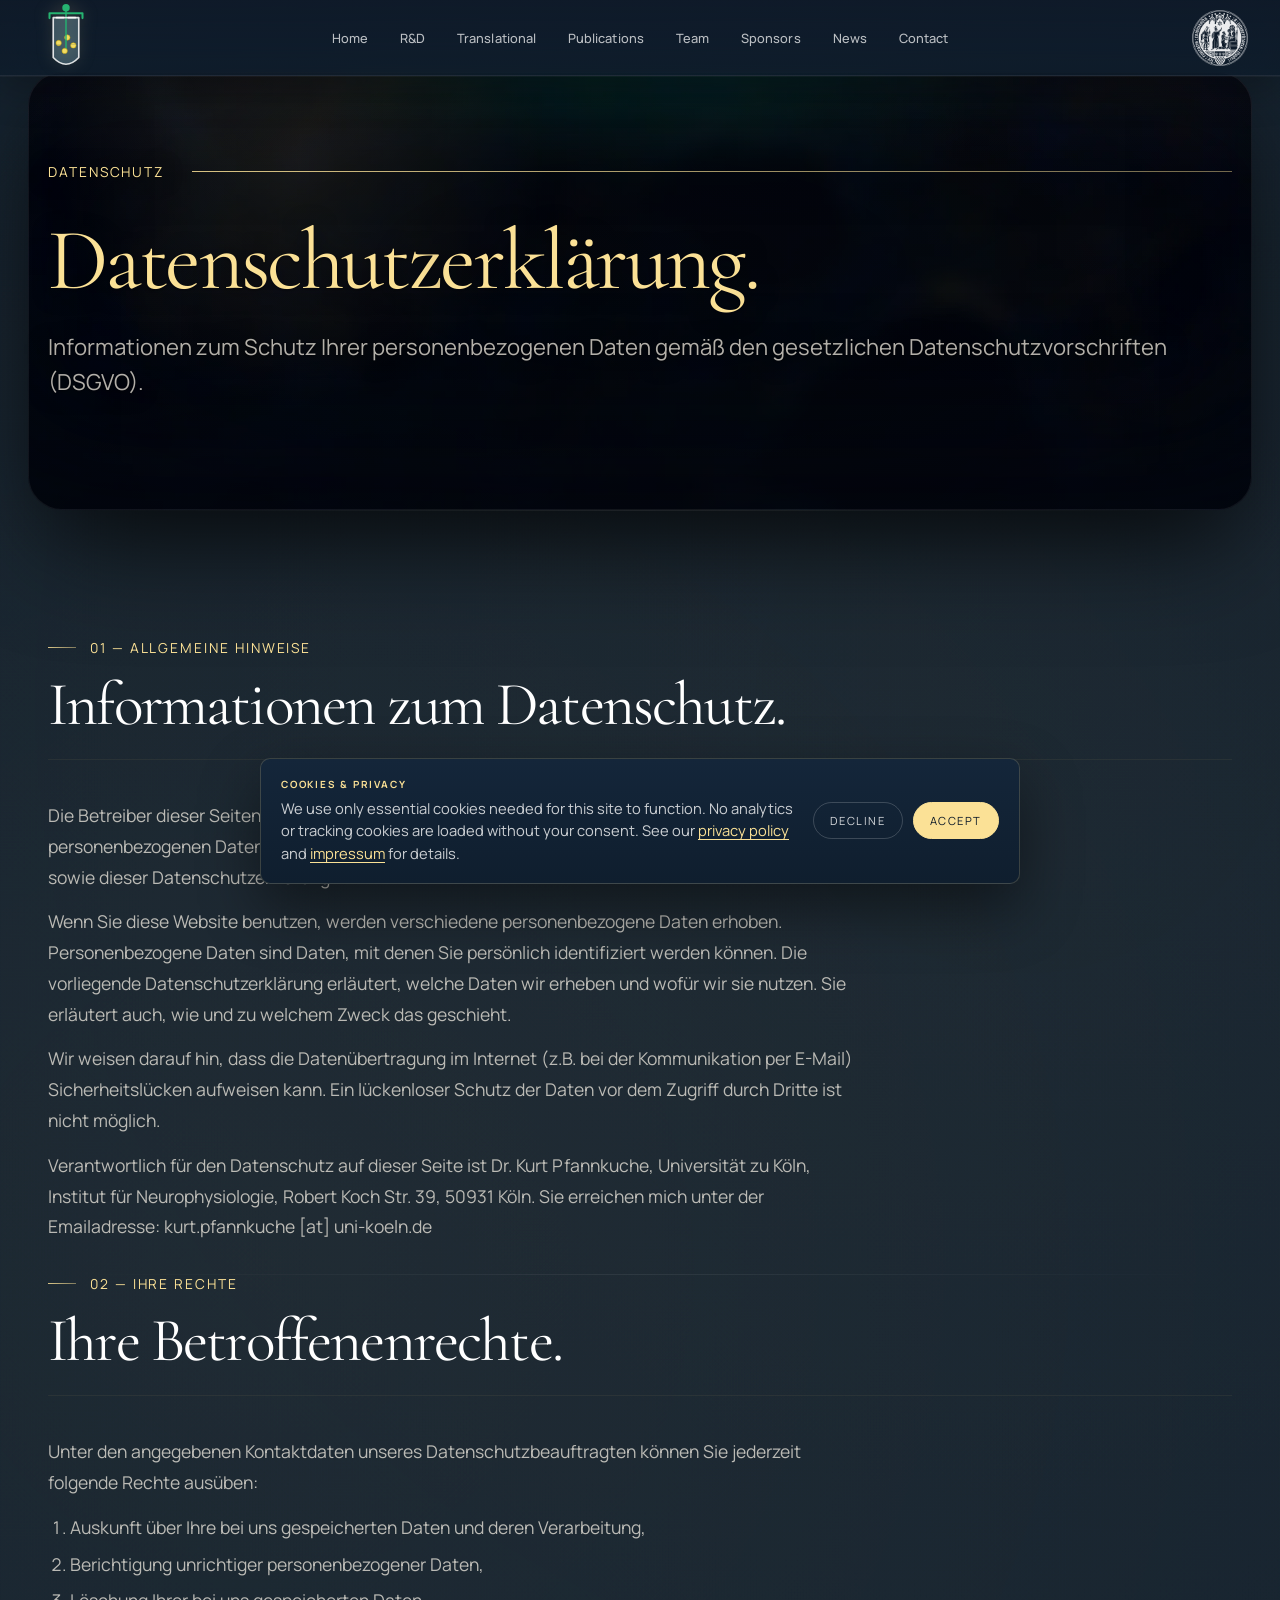
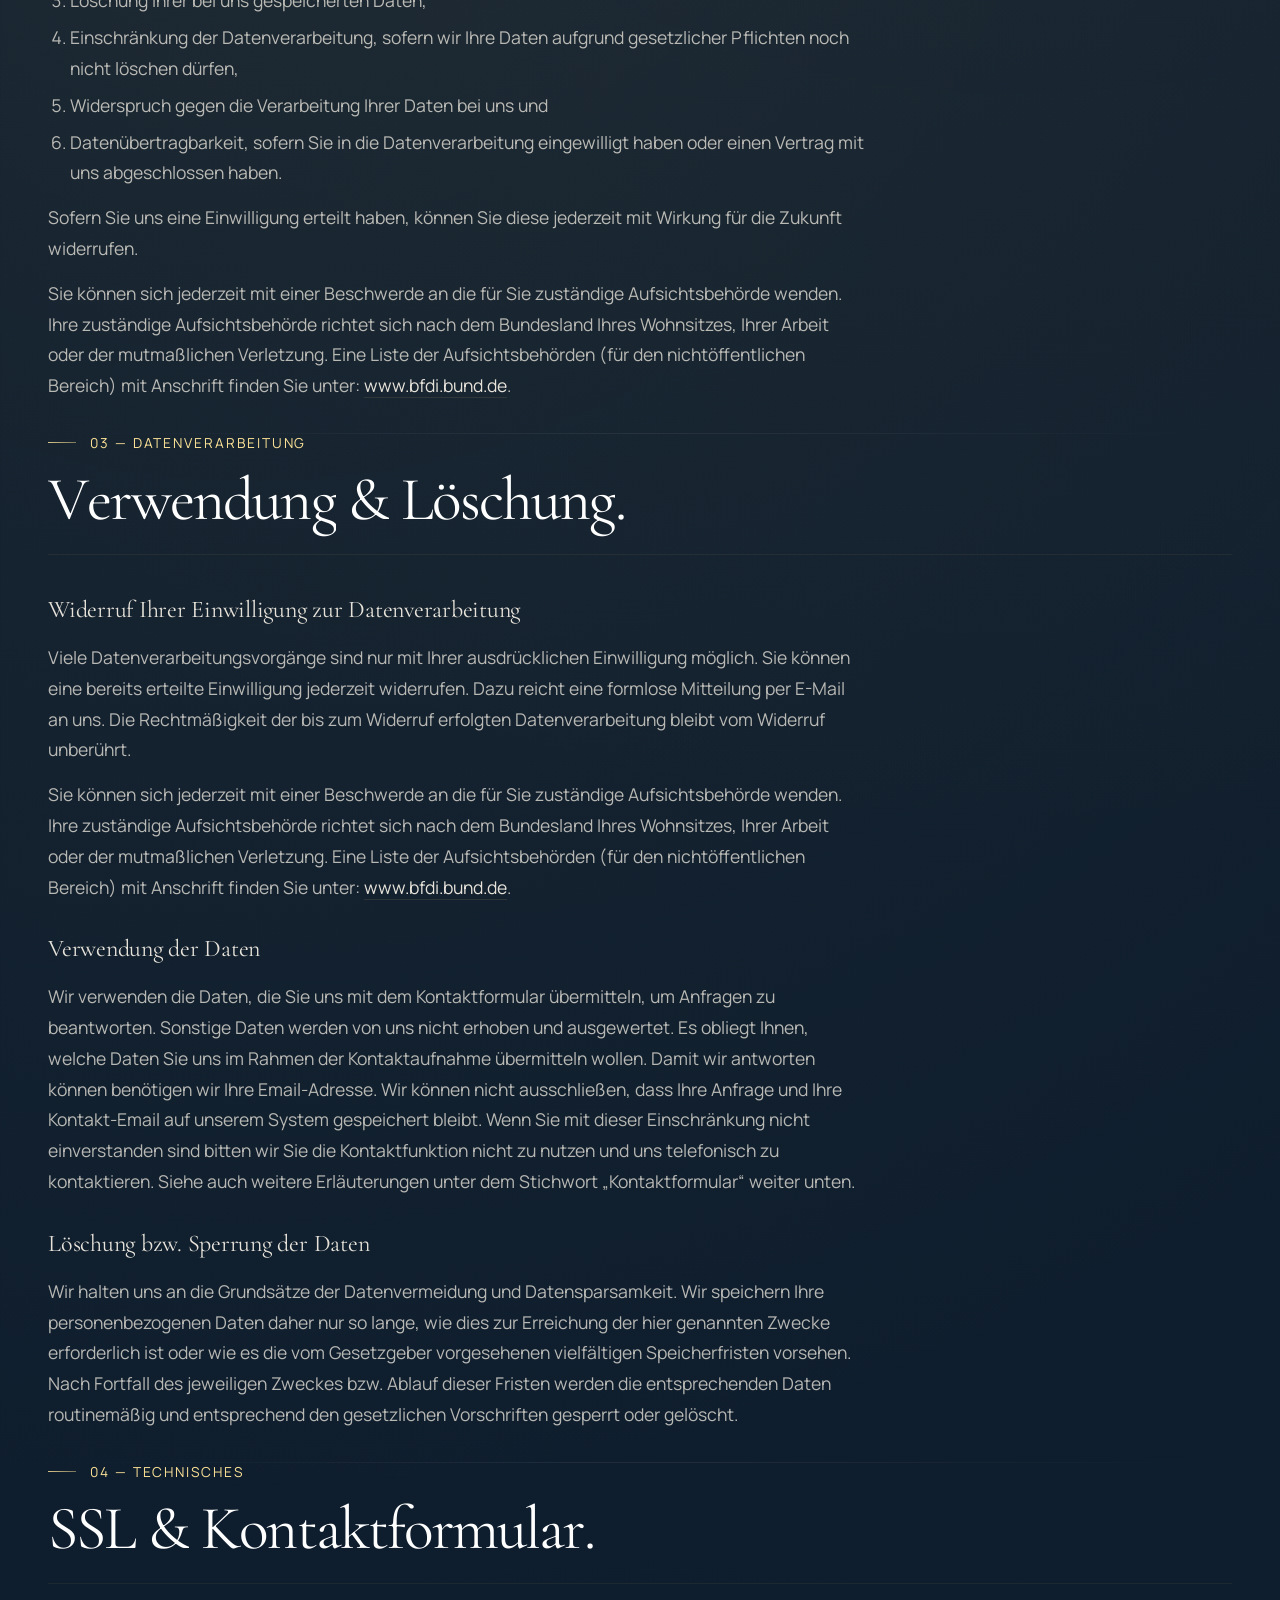
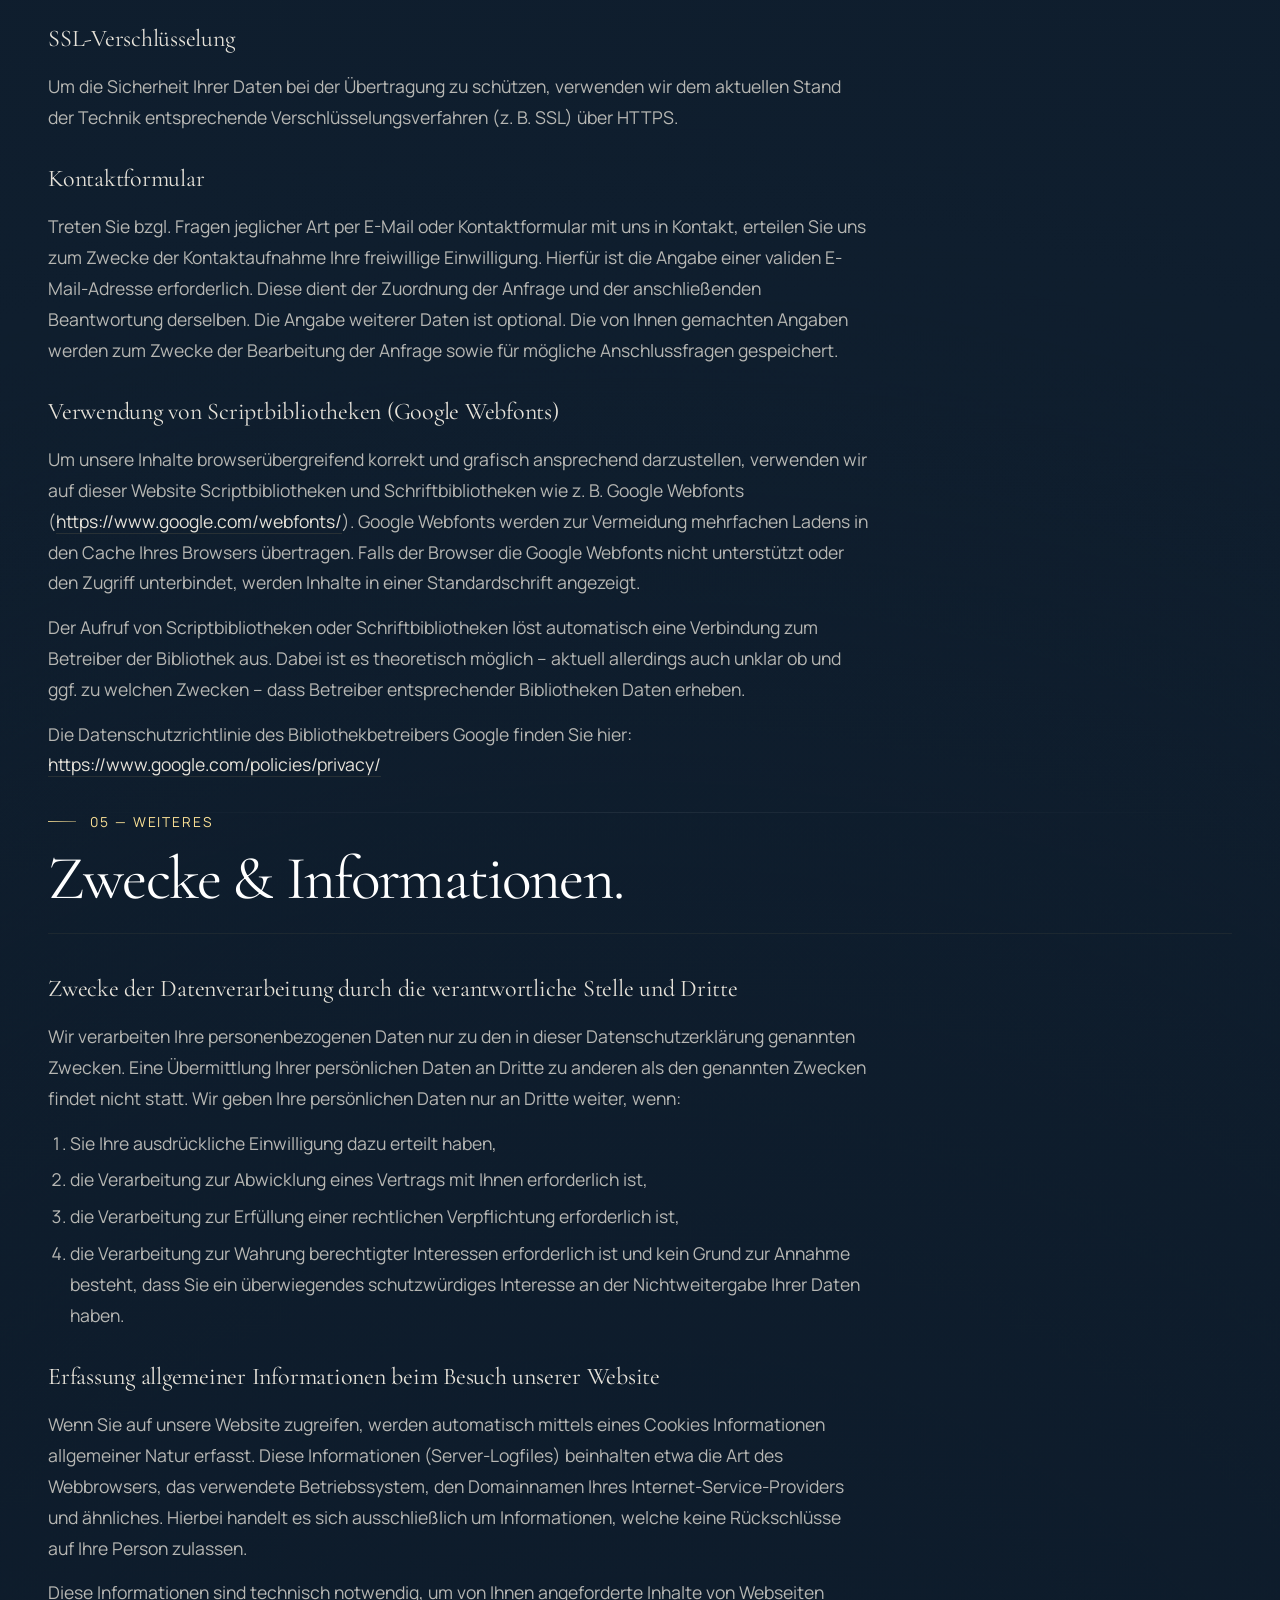
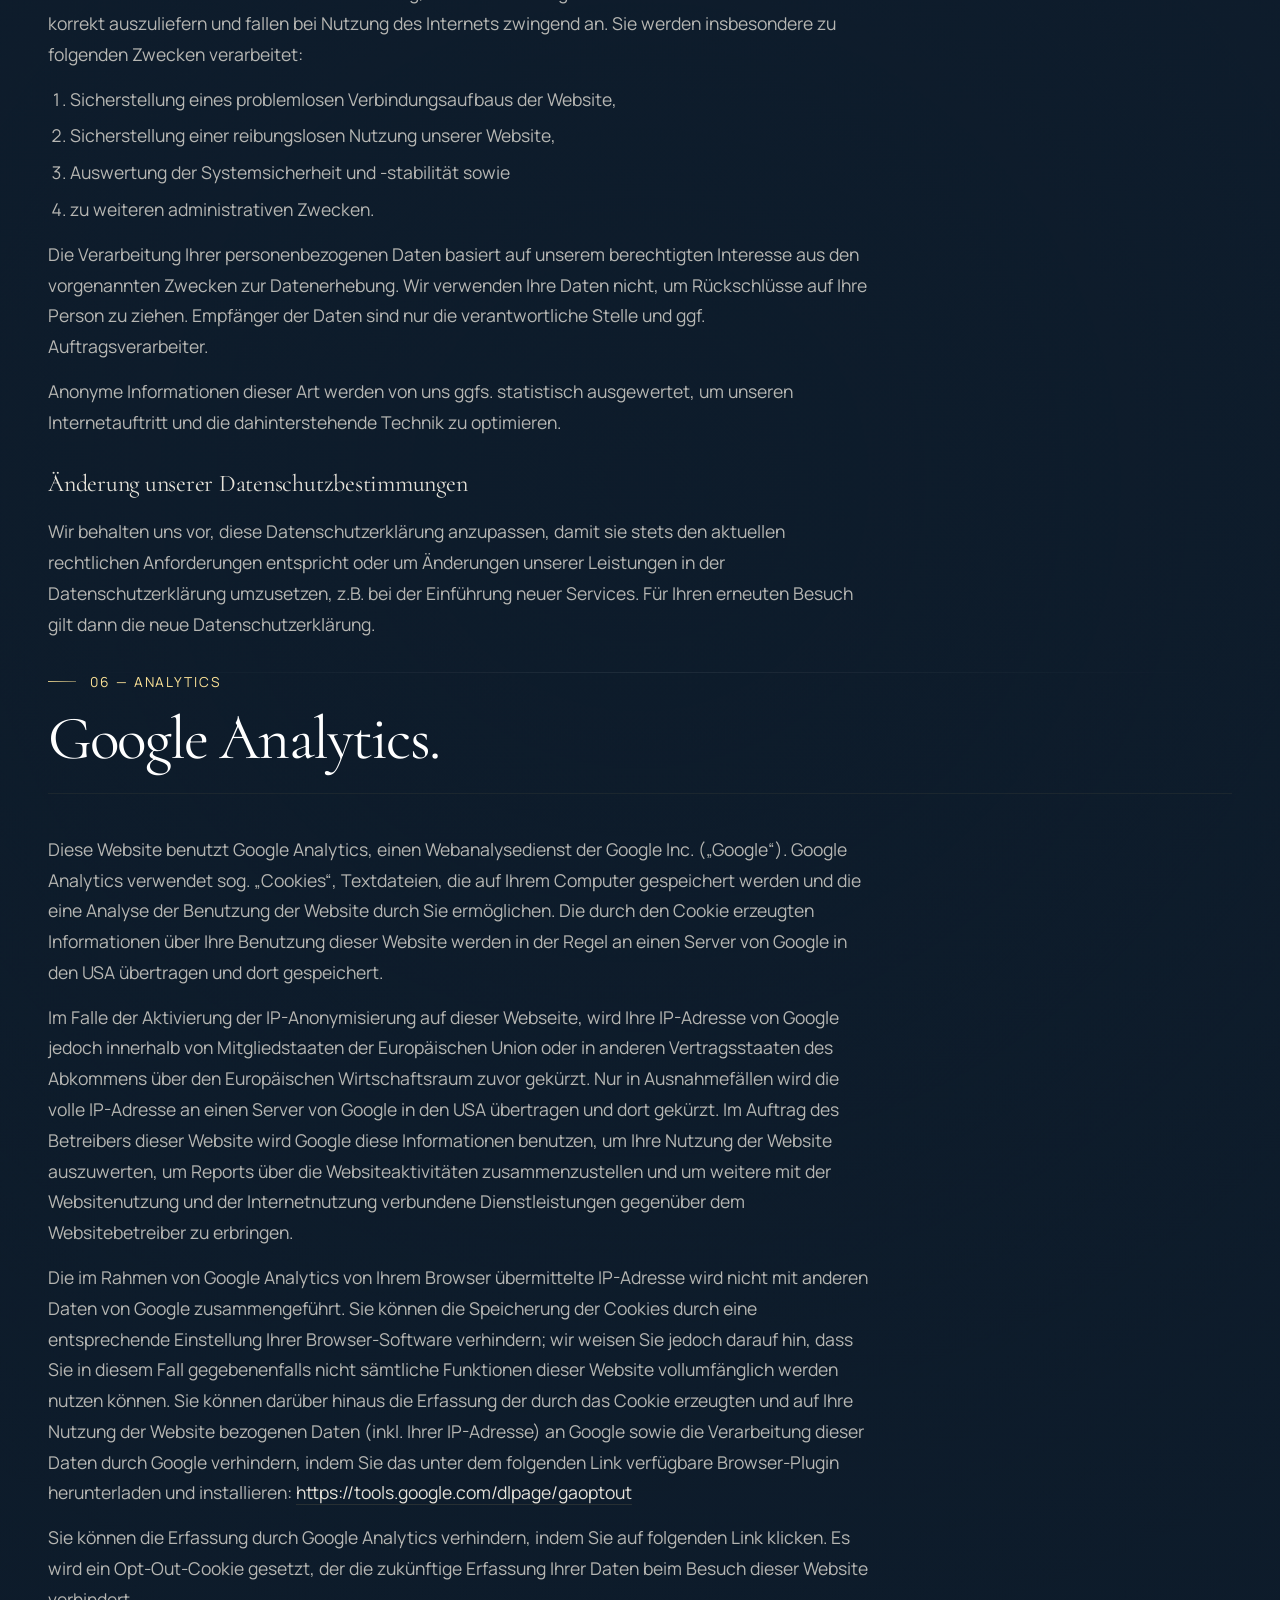
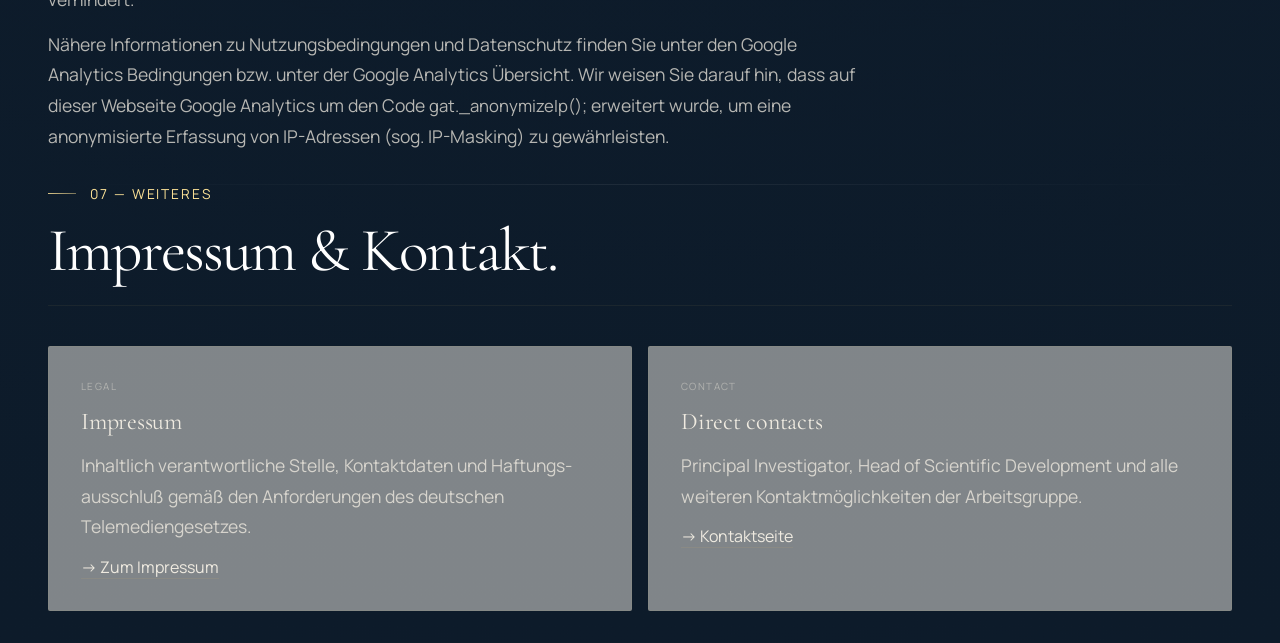
<file: privacy.html>
<!DOCTYPE html>
<html lang="de">
<head>
<meta charset="UTF-8" />
<meta name="viewport" content="width=device-width, initial-scale=1.0" />
<title>Datenschutz — MWB Lab</title>
<meta name="description" content="Datenschutzerklärung des MWB Lab, Universität zu Köln, Institut für Neurophysiologie.">
<link rel="preconnect" href="https://fonts.googleapis.com">
<link rel="preconnect" href="https://fonts.gstatic.com" crossorigin>
<link href="https://fonts.googleapis.com/css2?family=Cormorant+Garamond:ital,wght@0,300;0,400;0,500;0,600;1,300;1,400;1,500&family=JetBrains+Mono:wght@400;500&family=Manrope:wght@300;400;500;600&display=swap" rel="stylesheet">
<link rel="stylesheet" href="site.css?v=34">
<style>
.privacy-block{
  margin-bottom:32px;
  max-width:82ch;
}
.privacy-block:last-child{margin-bottom:0}
.privacy-block h3{
  font-family:var(--serif);
  font-variation-settings:"opsz" 144;
  font-weight:400;
  font-size:1.5rem;
  letter-spacing:-0.01em;
  color:var(--ink);
  margin:0 0 18px;
}
.privacy-block p{
  font-size:1.1rem;
  line-height:1.75;
  color:var(--ink-2);
  margin:0 0 14px;
}
.privacy-block p:last-child{margin-bottom:0}
.privacy-block ol{
  padding-left:1.4em;
  margin:0 0 14px;
}
.privacy-block ol li{
  font-size:1.1rem;
  line-height:1.75;
  color:var(--ink-2);
  margin-bottom:6px;
}
.privacy-block a{
  color:var(--ink);
  border-bottom:1px solid var(--line-strong);
  transition:border-color .3s var(--ease);
}
.privacy-block a:hover{border-color:var(--ink)}
</style>
<link rel="stylesheet" href="site_v4blend.css?v=29">
  <link rel="icon" type="image/x-icon" href="favicon.ico">
  <link rel="icon" type="image/svg+xml" href="favicon.svg">
  <link rel="apple-touch-icon" sizes="192x192" href="favicon-192.png">
</head>
<body data-page="privacy">

<!-- ========== AMBIENT BG ========== -->
<div id="ambient">
  <div class="bg on" style="background-image:url('bg_merged.webp')"></div>
</div>
<div class="vignette"></div>
<div class="grain"></div>

<!-- ========== TOPBAR ========== -->
<header class="topbar">
  <a href="index.html" class="brand-logo"><img src="log_animated.svg?v=3" alt="Marga &amp; Walter Boll Laboratory" class="logo-img"></a>
  <nav class="nav">
    <a href="index.html">Home</a>
    <a href="research.html">R&amp;D</a>
    <a href="translational.html">Translational</a>
    <a href="publications.html">Publications</a>
    <a href="team.html">Team</a>
    <a href="sponsors.html">Sponsors</a>
    <a href="news.html">News</a>
    <a href="contact.html">Contact</a>
  </nav>
  <div class="meta-right">
    <a class="uni-seal" href="https://portal.uni-koeln.de/en/uoc-home" target="_blank" rel="noopener noreferrer" aria-label="University of Cologne"><img src="uni-koeln-seal.png?v=1" alt="University of Cologne"></a>
  </div>
  <button class="menu-toggle" aria-label="Menu" aria-expanded="false">
    <span></span><span></span><span></span>
  </button>
</header>
<div class="progress"><span id="progressFill"></span></div>

<!-- ========== PAGE HERO ========== -->
<section class="page-hero">
  <div class="eyebrow rv" style="--d:.15s">Datenschutz</div>
  <h1 class="display rv" style="--d:.3s" data-split-on-reveal>Datenschutz&shy;<em>erklärung</em>.</h1>
  <p class="lede rv" style="--d:.5s">
    Informationen zum Schutz Ihrer personenbezogenen Daten gemäß den gesetzlichen
    Datenschutzvorschriften (DSGVO).
  </p>
</section>

<!-- ========== 01 — ALLGEMEINE HINWEISE ========== -->
<section class="sec">
  <div class="sec-head">
    <div class="eyebrow rv">01 — Allgemeine Hinweise</div>
    <div>
      <h2 class="display" data-split-on-reveal>Informationen zum <em>Datenschutz</em>.</h2>
    </div>
  </div>

  <div class="privacy-block rv">
    <p>
      Die Betreiber dieser Seiten nehmen den Schutz Ihrer persönlichen Daten sehr ernst. Wir behandeln
      Ihre personenbezogenen Daten vertraulich und entsprechend der gesetzlichen Datenschutzvorschriften
      sowie dieser Datenschutzerklärung.
    </p>
    <p>
      Wenn Sie diese Website benutzen, werden verschiedene personenbezogene Daten erhoben.
      Personenbezogene Daten sind Daten, mit denen Sie persönlich identifiziert werden können.
      Die vorliegende Datenschutzerklärung erläutert, welche Daten wir erheben und wofür wir sie nutzen.
      Sie erläutert auch, wie und zu welchem Zweck das geschieht.
    </p>
    <p>
      Wir weisen darauf hin, dass die Datenübertragung im Internet (z.B. bei der Kommunikation per
      E-Mail) Sicherheitslücken aufweisen kann. Ein lückenloser Schutz der Daten vor dem Zugriff durch
      Dritte ist nicht möglich.
    </p>
    <p>
      Verantwortlich für den Datenschutz auf dieser Seite ist Dr. Kurt Pfannkuche, Universität zu Köln,
      Institut für Neurophysiologie, Robert Koch Str. 39, 50931 Köln. Sie erreichen mich unter der
      Emailadresse: <span>kurt.pfannkuche [at] uni-koeln.de</span>
    </p>
  </div>
</section>

<!-- ========== 02 — BETROFFENENRECHTE ========== -->
<section class="sec" style="padding-top:0">
  <div class="sec-head">
    <div class="eyebrow rv">02 — Ihre Rechte</div>
    <div>
      <h2 class="display" data-split-on-reveal>Ihre <em>Betroffenenrechte</em>.</h2>
    </div>
  </div>

  <div class="privacy-block rv">
    <p>
      Unter den angegebenen Kontaktdaten unseres Datenschutzbeauftragten können Sie jederzeit folgende
      Rechte ausüben:
    </p>
    <ol>
      <li>Auskunft über Ihre bei uns gespeicherten Daten und deren Verarbeitung,</li>
      <li>Berichtigung unrichtiger personenbezogener Daten,</li>
      <li>Löschung Ihrer bei uns gespeicherten Daten,</li>
      <li>Einschränkung der Datenverarbeitung, sofern wir Ihre Daten aufgrund gesetzlicher Pflichten noch nicht löschen dürfen,</li>
      <li>Widerspruch gegen die Verarbeitung Ihrer Daten bei uns und</li>
      <li>Datenübertragbarkeit, sofern Sie in die Datenverarbeitung eingewilligt haben oder einen Vertrag mit uns abgeschlossen haben.</li>
    </ol>
    <p>
      Sofern Sie uns eine Einwilligung erteilt haben, können Sie diese jederzeit mit Wirkung für die
      Zukunft widerrufen.
    </p>
    <p>
      Sie können sich jederzeit mit einer Beschwerde an die für Sie zuständige Aufsichtsbehörde wenden.
      Ihre zuständige Aufsichtsbehörde richtet sich nach dem Bundesland Ihres Wohnsitzes, Ihrer Arbeit
      oder der mutmaßlichen Verletzung. Eine Liste der Aufsichtsbehörden (für den nichtöffentlichen
      Bereich) mit Anschrift finden Sie unter:
      <a href="https://www.bfdi.bund.de/DE/Infothek/Anschriften_Links/anschriften_links-node.html" target="_blank" rel="noopener noreferrer">www.bfdi.bund.de</a>.
    </p>
  </div>
</section>

<!-- ========== 03 — WIDERRUF / VERWENDUNG / LÖSCHUNG ========== -->
<section class="sec" style="padding-top:0">
  <div class="sec-head">
    <div class="eyebrow rv">03 — Datenverarbeitung</div>
    <div>
      <h2 class="display" data-split-on-reveal>Verwendung &amp; <em>Löschung</em>.</h2>
    </div>
  </div>

  <div class="privacy-block rv">
    <h3>Widerruf Ihrer Einwilligung zur Datenverarbeitung</h3>
    <p>
      Viele Datenverarbeitungsvorgänge sind nur mit Ihrer ausdrücklichen Einwilligung möglich. Sie können
      eine bereits erteilte Einwilligung jederzeit widerrufen. Dazu reicht eine formlose Mitteilung per
      E-Mail an uns. Die Rechtmäßigkeit der bis zum Widerruf erfolgten Datenverarbeitung bleibt vom
      Widerruf unberührt.
    </p>
    <p>
      Sie können sich jederzeit mit einer Beschwerde an die für Sie zuständige Aufsichtsbehörde wenden.
      Ihre zuständige Aufsichtsbehörde richtet sich nach dem Bundesland Ihres Wohnsitzes, Ihrer Arbeit
      oder der mutmaßlichen Verletzung. Eine Liste der Aufsichtsbehörden (für den nichtöffentlichen
      Bereich) mit Anschrift finden Sie unter:
      <a href="https://www.bfdi.bund.de/DE/Infothek/Anschriften_Links/anschriften_links-node.html" target="_blank" rel="noopener noreferrer">www.bfdi.bund.de</a>.
    </p>
  </div>

  <div class="privacy-block rv">
    <h3>Verwendung der Daten</h3>
    <p>
      Wir verwenden die Daten, die Sie uns mit dem Kontaktformular übermitteln, um Anfragen zu beantworten.
      Sonstige Daten werden von uns nicht erhoben und ausgewertet. Es obliegt Ihnen, welche Daten Sie uns
      im Rahmen der Kontaktaufnahme übermitteln wollen. Damit wir antworten können benötigen wir Ihre
      Email-Adresse. Wir können nicht ausschließen, dass Ihre Anfrage und Ihre Kontakt-Email auf unserem
      System gespeichert bleibt. Wenn Sie mit dieser Einschränkung nicht einverstanden sind bitten wir
      Sie die Kontaktfunktion nicht zu nutzen und uns telefonisch zu kontaktieren. Siehe auch weitere
      Erläuterungen unter dem Stichwort &bdquo;Kontaktformular&ldquo; weiter unten.
    </p>
  </div>

  <div class="privacy-block rv">
    <h3>Löschung bzw. Sperrung der Daten</h3>
    <p>
      Wir halten uns an die Grundsätze der Datenvermeidung und Datensparsamkeit. Wir speichern Ihre
      personenbezogenen Daten daher nur so lange, wie dies zur Erreichung der hier genannten Zwecke
      erforderlich ist oder wie es die vom Gesetzgeber vorgesehenen vielfältigen Speicherfristen vorsehen.
      Nach Fortfall des jeweiligen Zweckes bzw. Ablauf dieser Fristen werden die entsprechenden Daten
      routinemäßig und entsprechend den gesetzlichen Vorschriften gesperrt oder gelöscht.
    </p>
  </div>
</section>

<!-- ========== 04 — TECHNISCHES / KONTAKTFORMULAR ========== -->
<section class="sec" style="padding-top:0">
  <div class="sec-head">
    <div class="eyebrow rv">04 — Technisches</div>
    <div>
      <h2 class="display" data-split-on-reveal>SSL &amp; <em>Kontaktformular</em>.</h2>
    </div>
  </div>

  <div class="privacy-block rv">
    <h3>SSL-Verschlüsselung</h3>
    <p>
      Um die Sicherheit Ihrer Daten bei der Übertragung zu schützen, verwenden wir dem aktuellen Stand
      der Technik entsprechende Verschlüsselungsverfahren (z.&thinsp;B. SSL) über HTTPS.
    </p>
  </div>

  <div class="privacy-block rv">
    <h3>Kontaktformular</h3>
    <p>
      Treten Sie bzgl. Fragen jeglicher Art per E-Mail oder Kontaktformular mit uns in Kontakt, erteilen
      Sie uns zum Zwecke der Kontaktaufnahme Ihre freiwillige Einwilligung. Hierfür ist die Angabe einer
      validen E-Mail-Adresse erforderlich. Diese dient der Zuordnung der Anfrage und der anschließenden
      Beantwortung derselben. Die Angabe weiterer Daten ist optional. Die von Ihnen gemachten Angaben
      werden zum Zwecke der Bearbeitung der Anfrage sowie für mögliche Anschlussfragen gespeichert.
    </p>
  </div>

  <div class="privacy-block rv">
    <h3>Verwendung von Scriptbibliotheken (Google Webfonts)</h3>
    <p>
      Um unsere Inhalte browserübergreifend korrekt und grafisch ansprechend darzustellen, verwenden wir
      auf dieser Website Scriptbibliotheken und Schriftbibliotheken wie z.&thinsp;B. Google Webfonts
      (<a href="https://www.google.com/webfonts/" target="_blank" rel="noopener noreferrer">https://www.google.com/webfonts/</a>).
      Google Webfonts werden zur Vermeidung mehrfachen Ladens in den Cache Ihres Browsers übertragen.
      Falls der Browser die Google Webfonts nicht unterstützt oder den Zugriff unterbindet, werden Inhalte
      in einer Standardschrift angezeigt.
    </p>
    <p>
      Der Aufruf von Scriptbibliotheken oder Schriftbibliotheken löst automatisch eine Verbindung zum
      Betreiber der Bibliothek aus. Dabei ist es theoretisch möglich &ndash; aktuell allerdings auch
      unklar ob und ggf. zu welchen Zwecken &ndash; dass Betreiber entsprechender Bibliotheken Daten
      erheben.
    </p>
    <p>
      Die Datenschutzrichtlinie des Bibliothekbetreibers Google finden Sie hier:
      <a href="https://www.google.com/policies/privacy/" target="_blank" rel="noopener noreferrer">https://www.google.com/policies/privacy/</a>
    </p>
  </div>
</section>

<!-- ========== 05 — ZWECKE / ALLG. INFORMATIONEN ========== -->
<section class="sec" style="padding-top:0">
  <div class="sec-head">
    <div class="eyebrow rv">05 — Weiteres</div>
    <div>
      <h2 class="display" data-split-on-reveal>Zwecke &amp; <em>Informationen</em>.</h2>
    </div>
  </div>

  <div class="privacy-block rv">
    <h3>Zwecke der Datenverarbeitung durch die verantwortliche Stelle und Dritte</h3>
    <p>
      Wir verarbeiten Ihre personenbezogenen Daten nur zu den in dieser Datenschutzerklärung genannten
      Zwecken. Eine Übermittlung Ihrer persönlichen Daten an Dritte zu anderen als den genannten Zwecken
      findet nicht statt. Wir geben Ihre persönlichen Daten nur an Dritte weiter, wenn:
    </p>
    <ol>
      <li>Sie Ihre ausdrückliche Einwilligung dazu erteilt haben,</li>
      <li>die Verarbeitung zur Abwicklung eines Vertrags mit Ihnen erforderlich ist,</li>
      <li>die Verarbeitung zur Erfüllung einer rechtlichen Verpflichtung erforderlich ist,</li>
      <li>die Verarbeitung zur Wahrung berechtigter Interessen erforderlich ist und kein Grund zur Annahme besteht, dass Sie ein überwiegendes schutzwürdiges Interesse an der Nichtweitergabe Ihrer Daten haben.</li>
    </ol>
  </div>

  <div class="privacy-block rv">
    <h3>Erfassung allgemeiner Informationen beim Besuch unserer Website</h3>
    <p>
      Wenn Sie auf unsere Website zugreifen, werden automatisch mittels eines Cookies Informationen
      allgemeiner Natur erfasst. Diese Informationen (Server-Logfiles) beinhalten etwa die Art des
      Webbrowsers, das verwendete Betriebssystem, den Domainnamen Ihres Internet-Service-Providers und
      ähnliches. Hierbei handelt es sich ausschließlich um Informationen, welche keine Rückschlüsse auf
      Ihre Person zulassen.
    </p>
    <p>
      Diese Informationen sind technisch notwendig, um von Ihnen angeforderte Inhalte von Webseiten
      korrekt auszuliefern und fallen bei Nutzung des Internets zwingend an. Sie werden insbesondere
      zu folgenden Zwecken verarbeitet:
    </p>
    <ol>
      <li>Sicherstellung eines problemlosen Verbindungsaufbaus der Website,</li>
      <li>Sicherstellung einer reibungslosen Nutzung unserer Website,</li>
      <li>Auswertung der Systemsicherheit und -stabilität sowie</li>
      <li>zu weiteren administrativen Zwecken.</li>
    </ol>
    <p>
      Die Verarbeitung Ihrer personenbezogenen Daten basiert auf unserem berechtigten Interesse aus den
      vorgenannten Zwecken zur Datenerhebung. Wir verwenden Ihre Daten nicht, um Rückschlüsse auf Ihre
      Person zu ziehen. Empfänger der Daten sind nur die verantwortliche Stelle und ggf.
      Auftragsverarbeiter.
    </p>
    <p>
      Anonyme Informationen dieser Art werden von uns ggfs. statistisch ausgewertet, um unseren
      Internetauftritt und die dahinterstehende Technik zu optimieren.
    </p>
  </div>

  <div class="privacy-block rv">
    <h3>Änderung unserer Datenschutzbestimmungen</h3>
    <p>
      Wir behalten uns vor, diese Datenschutzerklärung anzupassen, damit sie stets den aktuellen
      rechtlichen Anforderungen entspricht oder um Änderungen unserer Leistungen in der
      Datenschutzerklärung umzusetzen, z.B. bei der Einführung neuer Services. Für Ihren erneuten Besuch
      gilt dann die neue Datenschutzerklärung.
    </p>
  </div>
</section>

<!-- ========== 06 — GOOGLE ANALYTICS ========== -->
<section class="sec" style="padding-top:0">
  <div class="sec-head">
    <div class="eyebrow rv">06 — Analytics</div>
    <div>
      <h2 class="display" data-split-on-reveal>Google <em>Analytics</em>.</h2>
    </div>
  </div>

  <div class="privacy-block rv">
    <p>
      Diese Website benutzt Google Analytics, einen Webanalysedienst der Google Inc. (&bdquo;Google&ldquo;).
      Google Analytics verwendet sog. &bdquo;Cookies&ldquo;, Textdateien, die auf Ihrem Computer gespeichert
      werden und die eine Analyse der Benutzung der Website durch Sie ermöglichen. Die durch den Cookie
      erzeugten Informationen über Ihre Benutzung dieser Website werden in der Regel an einen Server von
      Google in den USA übertragen und dort gespeichert.
    </p>
    <p>
      Im Falle der Aktivierung der IP-Anonymisierung auf dieser Webseite, wird Ihre IP-Adresse von Google
      jedoch innerhalb von Mitgliedstaaten der Europäischen Union oder in anderen Vertragsstaaten des
      Abkommens über den Europäischen Wirtschaftsraum zuvor gekürzt. Nur in Ausnahmefällen wird die volle
      IP-Adresse an einen Server von Google in den USA übertragen und dort gekürzt. Im Auftrag des
      Betreibers dieser Website wird Google diese Informationen benutzen, um Ihre Nutzung der Website
      auszuwerten, um Reports über die Websiteaktivitäten zusammenzustellen und um weitere mit der
      Websitenutzung und der Internetnutzung verbundene Dienstleistungen gegenüber dem Websitebetreiber
      zu erbringen.
    </p>
    <p>
      Die im Rahmen von Google Analytics von Ihrem Browser übermittelte IP-Adresse wird nicht mit anderen
      Daten von Google zusammengeführt. Sie können die Speicherung der Cookies durch eine entsprechende
      Einstellung Ihrer Browser-Software verhindern; wir weisen Sie jedoch darauf hin, dass Sie in diesem
      Fall gegebenenfalls nicht sämtliche Funktionen dieser Website vollumfänglich werden nutzen können.
      Sie können darüber hinaus die Erfassung der durch das Cookie erzeugten und auf Ihre Nutzung der
      Website bezogenen Daten (inkl. Ihrer IP-Adresse) an Google sowie die Verarbeitung dieser Daten
      durch Google verhindern, indem Sie das unter dem folgenden Link verfügbare Browser-Plugin
      herunterladen und installieren:
      <a href="https://tools.google.com/dlpage/gaoptout" target="_blank" rel="noopener noreferrer">https://tools.google.com/dlpage/gaoptout</a>
    </p>
    <p>
      Sie können die Erfassung durch Google Analytics verhindern, indem Sie auf folgenden Link klicken.
      Es wird ein Opt-Out-Cookie gesetzt, der die zukünftige Erfassung Ihrer Daten beim Besuch dieser
      Website verhindert.
    </p>
    <p>
      Nähere Informationen zu Nutzungsbedingungen und Datenschutz finden Sie unter den Google Analytics
      Bedingungen bzw. unter der Google Analytics Übersicht. Wir weisen Sie darauf hin, dass auf dieser
      Webseite Google Analytics um den Code <code style="font-family:'JetBrains Mono',monospace; font-size:.95em">gat._anonymizeIp();</code> erweitert wurde,
      um eine anonymisierte Erfassung von IP-Adressen (sog. IP-Masking) zu gewährleisten.
    </p>
  </div>
</section>

<!-- ========== 07 — WEITERES ========== -->
<section class="sec" style="padding-top:0">
  <div class="sec-head">
    <div class="eyebrow rv">07 — Weiteres</div>
    <div>
      <h2 class="display" data-split-on-reveal>Impressum &amp; <em>Kontakt</em>.</h2>
    </div>
  </div>

  <div class="privacy-block rv" style="display:grid; grid-template-columns:repeat(2, minmax(0, 1fr)); gap:16px; max-width:none">
    <a href="impressum.html" style="text-decoration:none; padding:32px; border:1px solid var(--line); border-radius:2px; background:rgba(244,240,232,.5); transition:border-color .4s var(--ease); display:block">
      <div style="font-family:'JetBrains Mono',monospace; font-size:.62rem; letter-spacing:.14em; text-transform:uppercase; color:var(--muted); margin-bottom:14px">Legal</div>
      <h3 style="margin:0 0 14px"><em>Impressum</em></h3>
      <p style="margin:0 0 14px">Inhaltlich verantwortliche Stelle, Kontaktdaten und Haftungs&shy;ausschluß gemäß den Anforderungen des deutschen Telemediengesetzes.</p>
      <span style="color:var(--ink); border-bottom:1px solid var(--line-strong)">&rarr; Zum Impressum</span>
    </a>

    <a href="contact.html" style="text-decoration:none; padding:32px; border:1px solid var(--line); border-radius:2px; background:rgba(244,240,232,.5); transition:border-color .4s var(--ease); display:block">
      <div style="font-family:'JetBrains Mono',monospace; font-size:.62rem; letter-spacing:.14em; text-transform:uppercase; color:var(--muted); margin-bottom:14px">Contact</div>
      <h3 style="margin:0 0 14px">Direct <em>contacts</em></h3>
      <p style="margin:0 0 14px">Principal Investigator, Head of Scientific Development und alle weiteren Kontaktmöglichkeiten der Arbeitsgruppe.</p>
      <span style="color:var(--ink); border-bottom:1px solid var(--line-strong)">&rarr; Kontaktseite</span>
    </a>
  </div>
</section>

<!-- ========== FOOTER ========== -->

<script>
const reducedMotion = window.matchMedia('(prefers-reduced-motion: reduce)').matches;

function splitText(el, baseDelay = 0, step = 0.018){
  if(!el || el.dataset.splitDone) return;
  const tmp = document.createElement('div');
  tmp.innerHTML = el.innerHTML;
  const walk = (node, out) => {
    node.childNodes.forEach(n => {
      if(n.nodeType === 3){
        const words = n.textContent.split(/(\s+)/);
        words.forEach(w => {
          if(/^\s+$/.test(w)){ out.push(document.createTextNode(' ')); return; }
          if(!w) return;
          const wEl = document.createElement('span');
          wEl.className = 'word';
          [...w].forEach(ch => {
            const cEl = document.createElement('span');
            cEl.className = 'char';
            cEl.textContent = ch;
            wEl.appendChild(cEl);
          });
          out.push(wEl);
        });
      } else if(n.nodeType === 1){
        const clone = n.cloneNode(false);
        const inner = [];
        walk(n, inner);
        inner.forEach(c => clone.appendChild(c));
        out.push(clone);
      }
    });
  };
  const collected = [];
  walk(tmp, collected);
  el.innerHTML = '';
  collected.forEach(c => el.appendChild(c));
  el.querySelectorAll('.char').forEach((c,i) => c.style.setProperty('--d', (baseDelay + i*step) + 's'));
  el.dataset.splitDone = '1';
}

const rvIO = new IntersectionObserver(entries => {
  entries.forEach(e => { if(e.isIntersecting){ e.target.classList.add('in'); rvIO.unobserve(e.target); }});
},{threshold:.15, rootMargin:'0px 0px -6% 0px'});
document.querySelectorAll('.rv').forEach(el => rvIO.observe(el));

const splitIO = new IntersectionObserver(entries => {
  entries.forEach(e => {
    if(e.isIntersecting){
      const h = e.target;
      if(!reducedMotion && !h.dataset.splitDone){
        h.classList.add('split');
        splitText(h, 0, 0.02);
      }
      requestAnimationFrame(() => h.classList.add('in'));
      splitIO.unobserve(h);
    }
  });
},{threshold:.4});
document.querySelectorAll('h2[data-split-on-reveal]').forEach(h => splitIO.observe(h));

const progressFill = document.getElementById('progressFill');
let rafId = null;
function onScroll(){
  const max = document.documentElement.scrollHeight - innerHeight;
  if(progressFill) progressFill.style.width = (max>0 ? scrollY/max*100 : 0) + '%';
  rafId = null;
}
window.addEventListener('scroll', () => { if(!rafId) rafId = requestAnimationFrame(onScroll); }, {passive:true});

const canHover = window.matchMedia('(hover:hover) and (pointer:fine)').matches;
if(canHover && !reducedMotion){
  document.querySelectorAll('.btn').forEach(btn => {
    btn.addEventListener('mousemove', e => {
      const r = btn.getBoundingClientRect();
      const x = e.clientX - r.left - r.width/2;
      const y = e.clientY - r.top - r.height/2;
      btn.style.transform = `translate(${x*0.12}px, ${y*0.18}px)`;
    });
    btn.addEventListener('mouseleave', () => btn.style.transform = '');
  });
}

document.documentElement.classList.remove('loading');
</script>
<script src="site_v4blend.js?v=9"></script>
<script src="cookie-consent.js?v=1"></script>
</body>
</html>
</file>
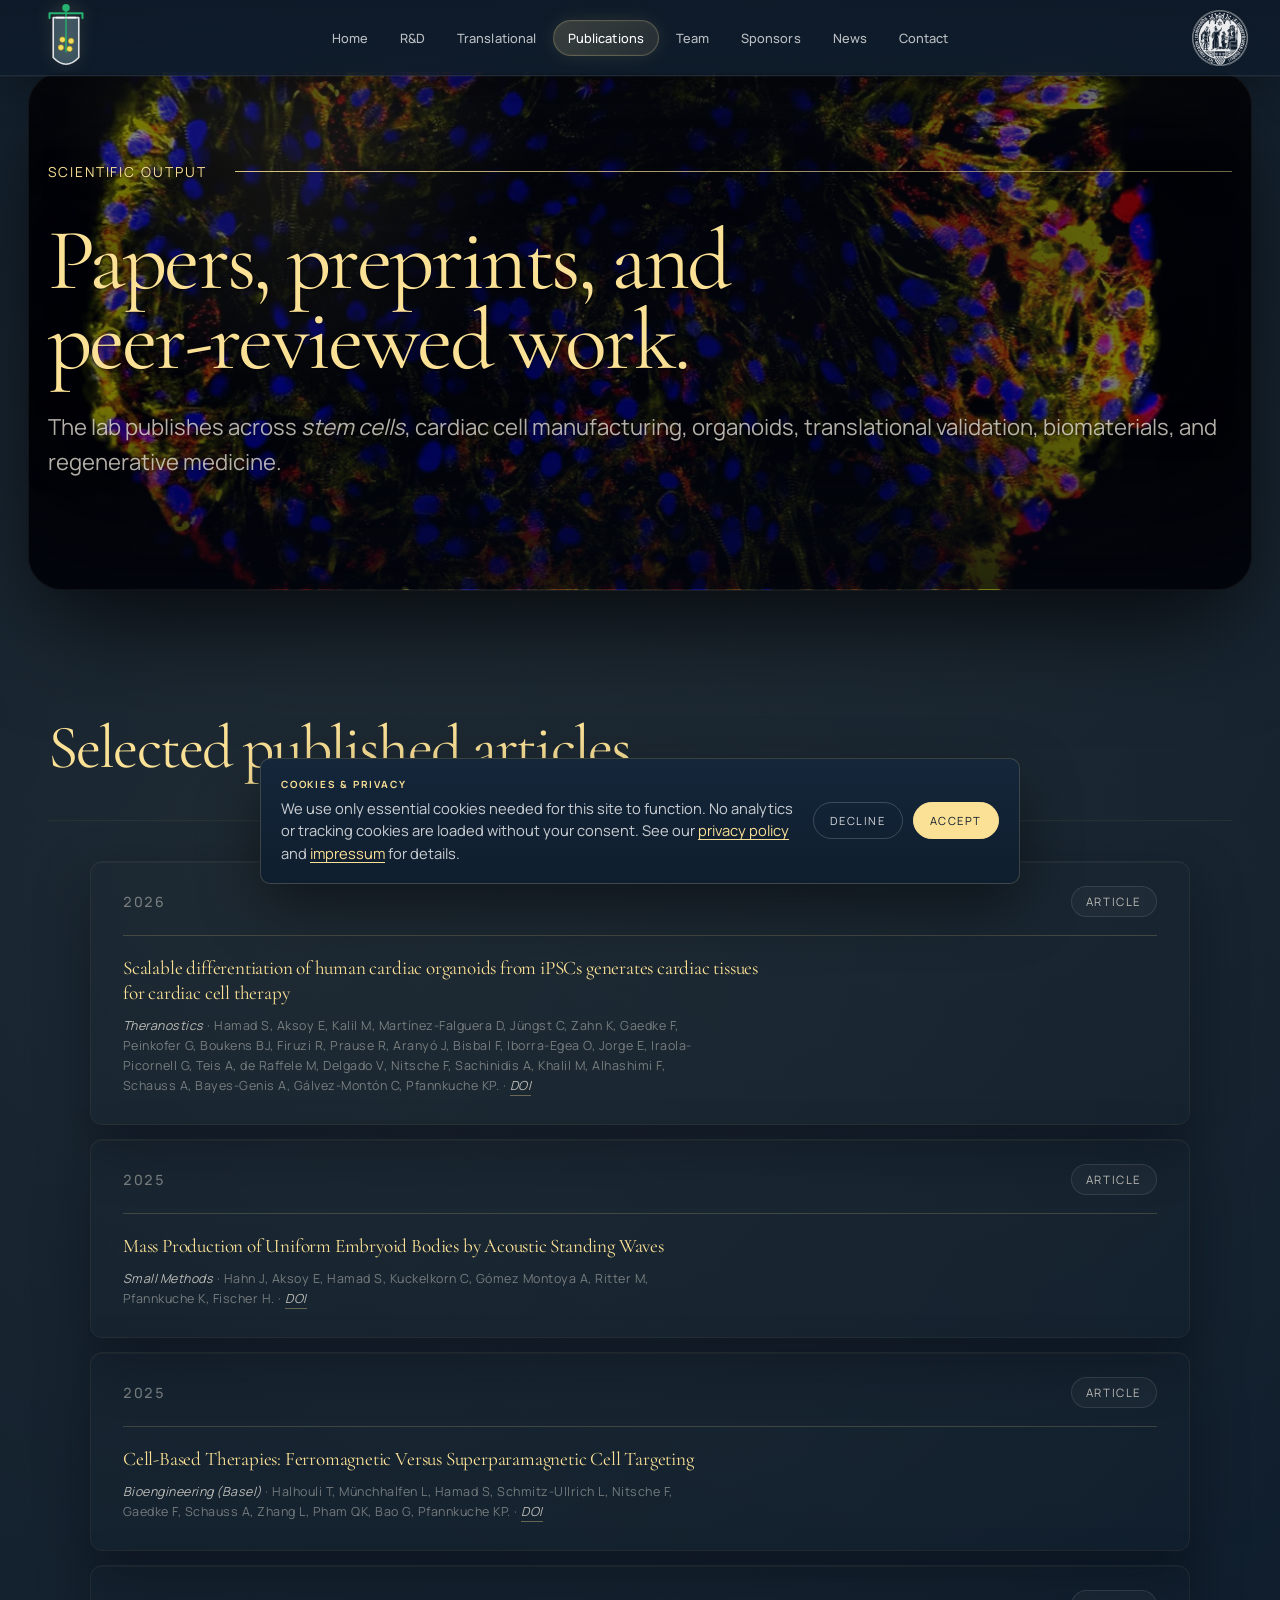
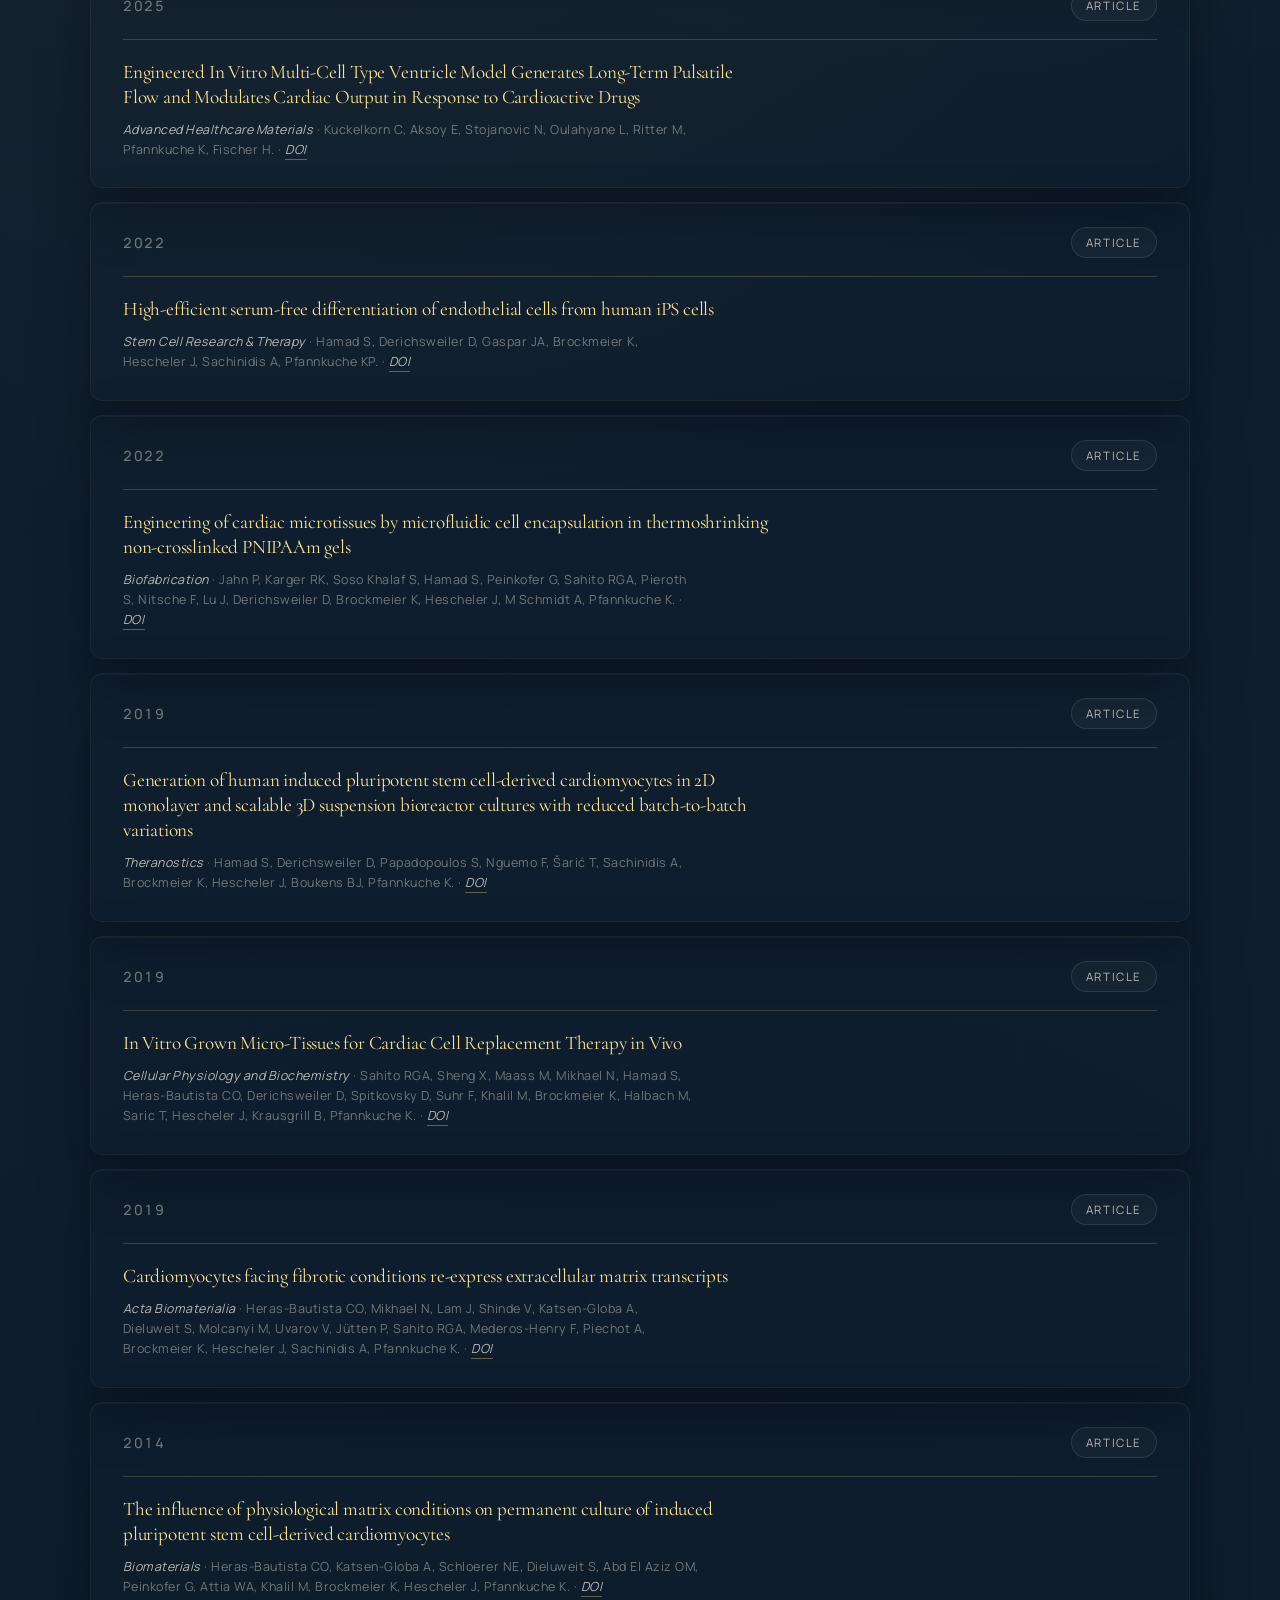
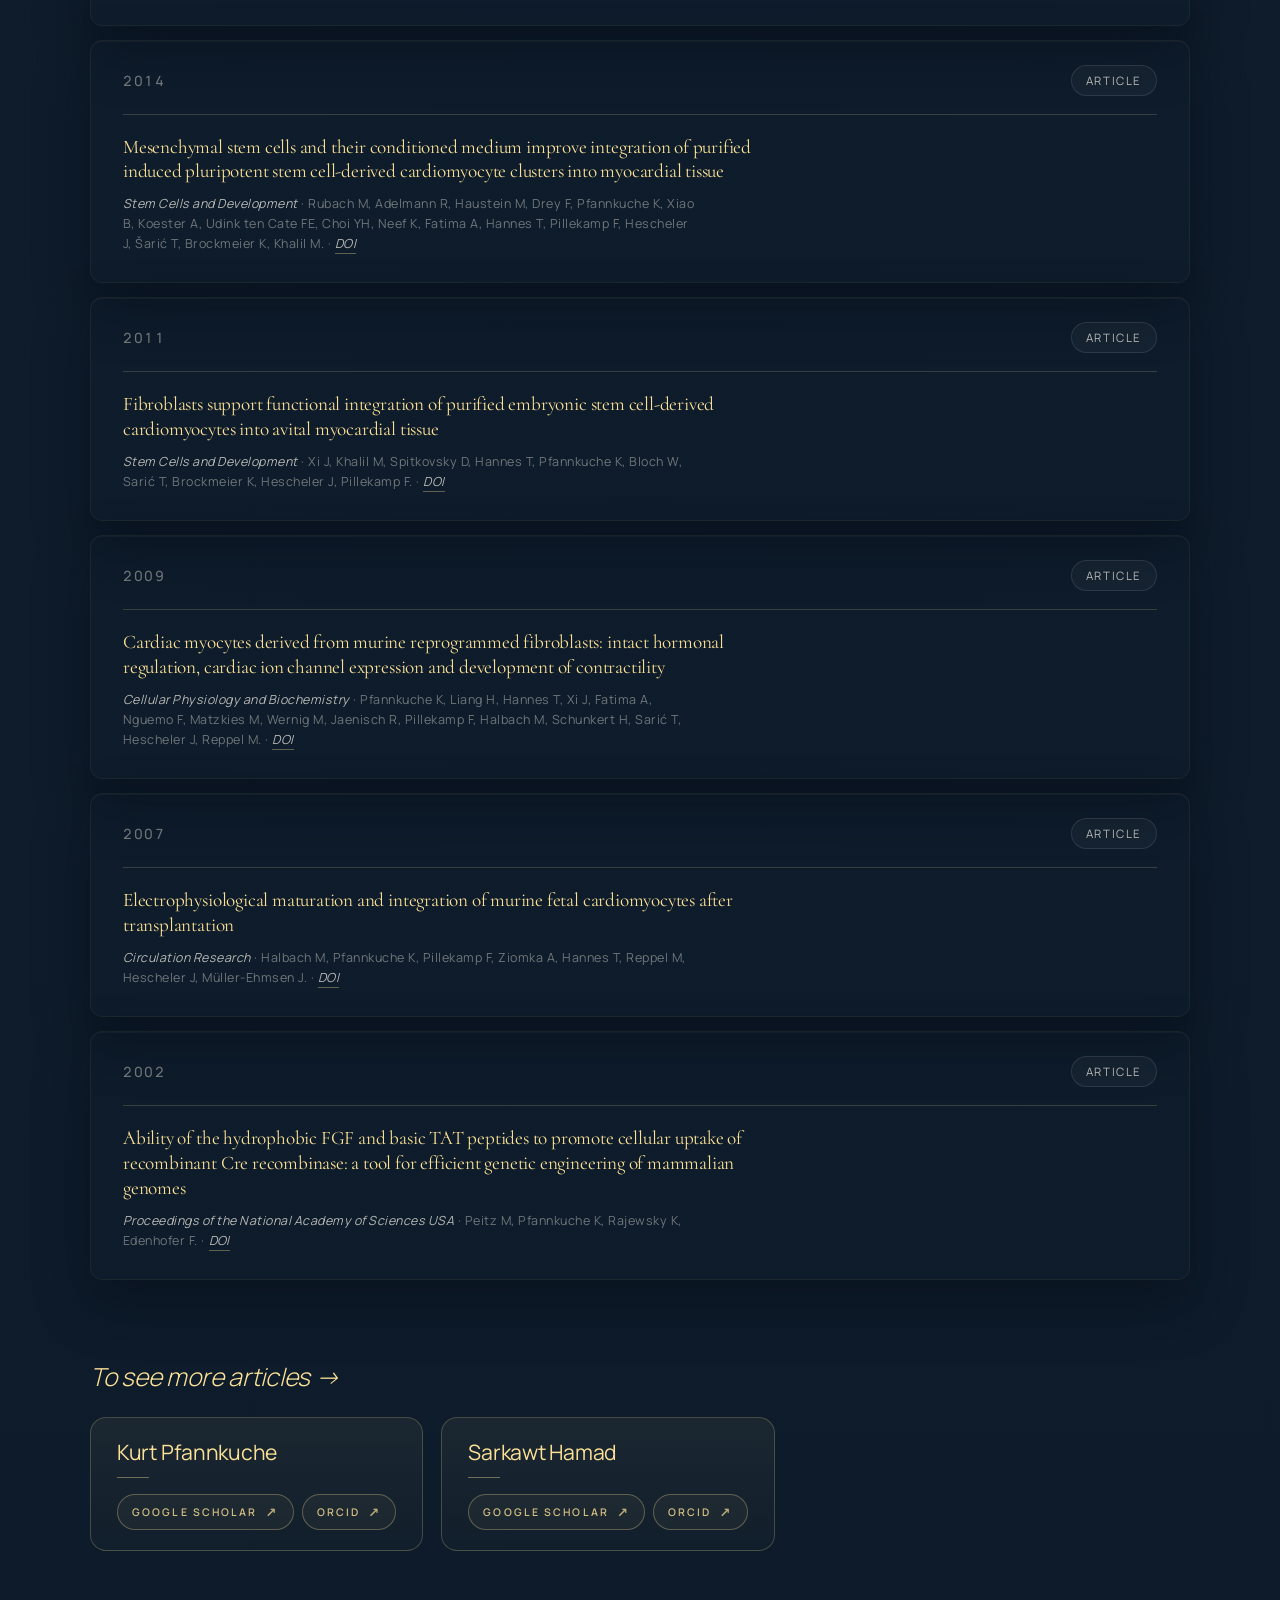
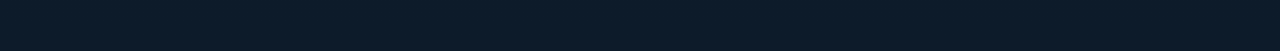
<file: publications.html>
<!DOCTYPE html>
<html lang="en">
<head>
<meta charset="UTF-8" />
<meta name="viewport" content="width=device-width, initial-scale=1.0" />
<title>Publications — MWB Lab</title>
<meta name="description" content="Selected papers from the MWB Lab across cardiac cell manufacturing, organoids, translational validation, biomaterials, and regenerative medicine.">
<link rel="preconnect" href="https://fonts.googleapis.com">
<link rel="preconnect" href="https://fonts.gstatic.com" crossorigin>
<link href="https://fonts.googleapis.com/css2?family=Cormorant+Garamond:ital,wght@0,300;0,400;0,500;0,600;1,300;1,400;1,500&family=JetBrains+Mono:wght@400;500&family=Manrope:wght@300;400;500;600&display=swap" rel="stylesheet">
<link rel="stylesheet" href="site.css?v=34">
<style>
.split-fig{min-height:360px}
.fig-svg{
  position:absolute; inset:0;
  display:flex; align-items:center; justify-content:center;
  padding:48px;
}
.fig-svg svg{
  width:100%; height:auto; max-width:540px; max-height:100%;
  stroke:var(--ink); fill:none; stroke-width:1.2;
}
.fig-svg svg text{fill:var(--muted); stroke:none; font-family:"JetBrains Mono",monospace; font-size:9px; letter-spacing:.8px}

.ed-filters{display:flex; gap:8px; flex-wrap:wrap; margin-bottom:32px; font-family:"JetBrains Mono",monospace; font-size:.68rem; letter-spacing:.08em; text-transform:uppercase}
.ed-filters .chip{padding:9px 14px; border:1px solid var(--line-strong); border-radius:999px; color:var(--ink-2); transition:border-color .3s var(--ease), background .3s var(--ease), color .3s var(--ease); cursor:pointer; background:transparent; font:inherit; letter-spacing:inherit; text-transform:inherit}
.ed-filters .chip:hover{border-color:var(--ink)}
.ed-filters .chip.active{background:var(--ink); color:var(--bone); border-color:var(--ink)}

.contact-grid{display:grid; grid-template-columns:repeat(2,1fr); gap:16px; margin-bottom:24px}
.contact-card{padding:40px; border:1px solid var(--line); border-radius:2px; background:rgba(244,240,232,.5); transition:border-color .4s var(--ease)}
.contact-card:hover{border-color:var(--line-strong)}
.contact-card .mono{color:var(--muted); text-transform:uppercase; font-size:.62rem; letter-spacing:.14em; margin-bottom:14px; font-family:"JetBrains Mono",monospace}
.contact-card h3{margin-bottom:24px}

.addr-block{margin-top:16px; padding:32px 40px; border:1px solid var(--line); border-radius:2px; background:rgba(244,240,232,.5)}
.addr-block .mono{color:var(--muted); text-transform:uppercase; font-size:.62rem; letter-spacing:.14em; margin-bottom:14px; font-family:"JetBrains Mono",monospace}
.addr-block p{margin:0; font-family:"JetBrains Mono",monospace; font-size:.78rem; line-height:1.8; color:var(--ink-2)}

.legal{padding:32px 40px; border:1px solid var(--line); border-radius:2px; background:rgba(244,240,232,.5); max-width:72ch}
.legal p{font-size:1.08rem; line-height:1.68; color:var(--ink-2); margin:0 0 14px}
.legal p:last-child{margin-bottom:0}
.legal .small{font-size:.8rem; color:var(--muted); line-height:1.65}

.timeline{display:grid; grid-template-columns:repeat(3,1fr); gap:24px; position:relative; margin-bottom:40px}
.timeline::before{content:""; position:absolute; top:20px; left:4%; right:4%; height:1px; background:var(--line-strong)}
.t-item{padding:48px 24px 28px 0; position:relative}
.t-item::before{content:""; position:absolute; top:16px; left:0; width:9px; height:9px; border-radius:50%; background:var(--ink)}
.t-year{font-family:"JetBrains Mono",monospace; font-size:.8rem; letter-spacing:.08em; color:var(--muted); margin-bottom:10px}
.t-text{font-family:var(--serif); font-variation-settings:"opsz" 144; font-weight:400; font-size:1.3rem; letter-spacing:-0.01em; line-height:1.25; max-width:22ch}

.pos-grid{display:grid; grid-template-columns:repeat(3,1fr); gap:16px; margin-bottom:40px}
.pos-card{padding:32px; border:1px solid var(--line); border-radius:2px; background:rgba(244,240,232,.5); transition:border-color .4s var(--ease), transform .5s var(--ease); display:flex; flex-direction:column; gap:14px; min-height:220px}
.pos-card:hover{border-color:var(--line-strong); transform:translateY(-2px)}
.pos-card .mono{font-family:"JetBrains Mono",monospace; font-size:.62rem; letter-spacing:.14em; text-transform:uppercase; color:var(--muted)}
.pos-card h3{font-family:var(--serif); font-variation-settings:"opsz" 144; font-weight:400; font-size:1.35rem; letter-spacing:-0.01em; margin:0}
.pos-card h3 em{font-style:italic}
.pos-card p{font-size:1.06rem; line-height:1.6; color:var(--ink-2); margin:0}
.pos-card .status{margin-top:auto; font-family:"JetBrains Mono",monospace; font-size:.64rem; letter-spacing:.1em; text-transform:uppercase; color:var(--ink); padding-top:14px; border-top:1px solid var(--line)}

.apply-steps{display:grid; grid-template-columns:repeat(3,1fr); gap:16px}
.apply-step{padding:40px 32px; border:1px solid var(--line); border-radius:2px; background:rgba(244,240,232,.5)}
.apply-step .num{font-family:"JetBrains Mono",monospace; font-size:.64rem; letter-spacing:.14em; text-transform:uppercase; color:var(--muted); margin-bottom:24px; display:flex; gap:14px; align-items:center}
.apply-step .num::before{content:""; width:24px; height:1px; background:var(--ink); opacity:.5}
.apply-step h3{font-family:var(--serif); font-variation-settings:"opsz" 144; font-weight:400; font-size:1.35rem; letter-spacing:-0.01em; margin:0 0 14px}
.apply-step h3 em{font-style:italic}
.apply-step p{font-size:1.08rem; line-height:1.62; color:var(--ink-2); margin:0}

/* ================================================================
   Publications list refinement. Overrides the shared .ed-list /
   .ed-item rules so the publication feed renders as a single-column
   editorial list with the year + tag on a top meta row and the
   title / journal / DOI link spanning the full card width below,
   instead of the cramped 3-column auto-fill grid the CSS defaults to.
   ================================================================ */
body[data-page="publications"] .ed-list{
  grid-template-columns:1fr!important;
  gap:14px!important;
  max-width:1100px;
  margin:0 auto 80px;
}
body[data-page="publications"] .ed-item{
  grid-template-columns:1fr auto!important;
  grid-template-rows:auto auto!important;
  grid-template-areas:
    "year  tag"
    "body  body"!important;
  gap:18px 20px!important;
  padding:24px 32px 28px!important;
  align-items:start!important;
}
body[data-page="publications"] .ed-item .year{
  grid-area:year;
  justify-self:start;
  align-self:center;
  white-space:nowrap;
  font-variant-numeric:tabular-nums;
  font-size:.88rem;
  letter-spacing:.12em;
  text-transform:uppercase;
  color:rgba(255,255,255,.55);
  padding:0;
  margin:0;
}
body[data-page="publications"] .ed-item .tag{
  grid-area:tag;
  justify-self:end;
  align-self:center;
  margin:0;
}
body[data-page="publications"] .ed-item .body{
  grid-area:body;
  min-width:0;
  padding-top:20px;
  border-top:1px solid rgba(251,225,150,.18);
}
body[data-page="publications"] .ed-item .body h3{
  max-width:72ch;
  margin:0 0 10px;
  line-height:1.3;
  color:#FBE196!important;
}
body[data-page="publications"] .ed-item .body h3 em{
  color:#FBE196!important;
}
/* "Published articles" section title uses the same bright gold as
   the hero h1 (.page-hero h1 gets #FBE196 from site_v4blend.css). */
body[data-page="publications"] .sec-head .pub-heading{
  color:#FBE196!important;
}
body[data-page="publications"] .sec-head .pub-heading em{
  color:#FBE196!important;
  font-style:italic;
}
/* "To see more articles" CTA block — gold prompt followed by one
   profile card per author, with chip-style links to each platform. */
body[data-page="publications"] .more-articles{
  max-width:1100px;
  margin:56px auto 0;
  display:flex;
  flex-direction:column;
  align-items:flex-start;
  gap:24px;
}
body[data-page="publications"] .more-articles-intro{
  font-family:var(--serif);
  font-size:1.55rem;
  font-weight:300;
  font-style:italic;
  letter-spacing:-.01em;
  color:#FBE196;
  margin:0;
}
body[data-page="publications"] .more-articles-links{
  display:flex;
  flex-wrap:wrap;
  justify-content:flex-start;
  gap:18px;
  width:100%;
}
body[data-page="publications"] .more-articles-card{
  display:flex;
  flex-direction:column;
  align-items:flex-start;
  gap:14px;
  padding:22px 26px 20px;
  min-width:280px;
  border:1px solid rgba(251,225,150,.22);
  border-radius:16px;
  background:linear-gradient(180deg, rgba(251,225,150,.06) 0%, rgba(251,225,150,.02) 100%);
  transition:border-color .35s ease, background .35s ease;
}
body[data-page="publications"] .more-articles-card:hover{
  border-color:rgba(251,225,150,.4);
  background:linear-gradient(180deg, rgba(251,225,150,.09) 0%, rgba(251,225,150,.03) 100%);
}
body[data-page="publications"] .more-articles-card .ma-name{
  font-family:var(--serif);
  font-size:1.32rem;
  font-weight:400;
  letter-spacing:-.012em;
  color:#FBE196;
  line-height:1.1;
}
body[data-page="publications"] .more-articles-card .ma-rule{
  display:block;
  width:32px;
  height:1px;
  background:rgba(251,225,150,.4);
}
body[data-page="publications"] .ma-links{
  display:flex;
  flex-wrap:wrap;
  gap:8px;
  margin-top:2px;
}
body[data-page="publications"] .ma-chip{
  display:inline-flex;
  align-items:center;
  gap:8px;
  padding:8px 14px;
  border:1px solid rgba(251,225,150,.3);
  border-radius:999px;
  font-family:"JetBrains Mono",monospace;
  font-size:.66rem;
  font-weight:600;
  letter-spacing:.2em;
  text-transform:uppercase;
  color:rgba(251,225,150,.82);
  text-decoration:none;
  background:rgba(251,225,150,.04);
  transition:
    background .25s ease,
    border-color .25s ease,
    color .25s ease,
    transform .25s var(--ease, cubic-bezier(.19,1,.22,1));
}
body[data-page="publications"] .ma-chip:hover,
body[data-page="publications"] .ma-chip:focus-visible{
  background:rgba(251,225,150,.14);
  border-color:rgba(251,225,150,.65);
  color:#FBE196;
  transform:translateY(-1px);
  outline:none;
}
body[data-page="publications"] .ma-chip .ma-arrow{
  display:inline-block;
  font-size:.82rem;
  color:rgba(251,225,150,.7);
  transition:transform .25s ease, color .25s ease;
}
body[data-page="publications"] .ma-chip:hover .ma-arrow,
body[data-page="publications"] .ma-chip:focus-visible .ma-arrow{
  transform:translate(2px,-2px);
  color:#FBE196;
}
@media(max-width:760px){
  body[data-page="publications"] .more-articles{
    margin-top:40px;
    align-items:stretch;
  }
  body[data-page="publications"] .more-articles-intro{
    font-size:1.25rem;
    text-align:left;
  }
  body[data-page="publications"] .more-articles-links{
    gap:14px;
  }
  body[data-page="publications"] .more-articles-card{
    min-width:0;
    flex:1 1 240px;
    padding:18px 22px 16px;
  }
  body[data-page="publications"] .more-articles-card .ma-name{
    font-size:1.2rem;
  }
}
body[data-page="publications"] .ed-item .body .meta-line{
  max-width:72ch;
  line-height:1.6;
}
body[data-page="publications"] .ed-item .body .meta-line a{
  color:rgba(251,225,150,.92);
  text-decoration:none;
  border-bottom:1px solid rgba(251,225,150,.35);
  padding-bottom:1px;
  transition:color .25s ease, border-color .25s ease;
}
body[data-page="publications"] .ed-item .body .meta-line a:hover,
body[data-page="publications"] .ed-item .body .meta-line a:focus-visible{
  color:#F8F3E8;
  border-bottom-color:#FBE196;
  outline:none;
}
@media (max-width:760px){
  body[data-page="publications"] .ed-list{max-width:100%; margin-bottom:56px}
  body[data-page="publications"] .ed-item{
    grid-template-columns:auto 1fr!important;
    grid-template-rows:auto auto!important;
    grid-template-areas:
      "year  tag"
      "body  body"!important;
    gap:14px 14px!important;
    padding:20px 20px 24px!important;
  }
  body[data-page="publications"] .ed-item .year{font-size:.72rem}
  body[data-page="publications"] .ed-item .body{padding-top:14px}
}

@media (max-width:900px){
  .timeline{grid-template-columns:1fr; gap:0}
  .timeline::before{display:none}
  .t-item{padding:28px 24px 28px 40px; border-left:1px solid var(--line-strong)}
  .t-item::before{left:-5px; top:30px}
  .contact-grid, .pos-grid, .apply-steps{grid-template-columns:1fr}
  .legal, .addr-block, .contact-card, .apply-step, .pos-card{padding:28px}
}
</style>
<link rel="stylesheet" href="site_v4blend.css?v=29">
  <link rel="icon" type="image/x-icon" href="favicon.ico">
  <link rel="icon" type="image/svg+xml" href="favicon.svg">
  <link rel="apple-touch-icon" sizes="192x192" href="favicon-192.png">
</head>
<body data-page="publications">

<div id="ambient"><div class="bg on" style="background-image:url('bg_merged.webp')"></div></div>
<div class="vignette"></div>
<div class="grain"></div>

<header class="topbar">
  <a href="index.html" class="brand-logo"><img src="log_animated.svg?v=3" alt="Marga &amp; Walter Boll Laboratory" class="logo-img"></a>
  <nav class="nav">
    <a href="index.html">Home</a>
    <a href="research.html">R&amp;D</a>
    <a href="translational.html">Translational</a>
    <a href="publications.html" aria-current="page">Publications</a>
    <a href="team.html">Team</a>
    <a href="sponsors.html">Sponsors</a>
    <a href="news.html">News</a>
    <a href="contact.html">Contact</a>
  </nav>
  <div class="meta-right">
    <a class="uni-seal" href="https://portal.uni-koeln.de/en/uoc-home" target="_blank" rel="noopener noreferrer" aria-label="University of Cologne"><img src="uni-koeln-seal.png?v=1" alt="University of Cologne"></a>
  </div>
  <button class="menu-toggle" aria-label="Menu" aria-expanded="false">
    <span></span><span></span><span></span>
  </button>
</header>
<div class="progress"><span id="progressFill"></span></div>

<section class="page-hero">
  <div class="eyebrow">Scientific output</div>
  <h1 class="display">Papers, preprints, and <em>peer-reviewed work</em>.</h1>
  <p class="lede">The lab publishes across <em>stem cells</em>, cardiac cell manufacturing, organoids, translational validation, biomaterials, and regenerative medicine.</p>
</section>


<section class="sec" style="padding-bottom:100px">
  <div class="sec-head" style="margin-bottom:40px; padding-bottom:24px">
    <h2 class="display pub-heading rv">Selected published <em>articles</em>.</h2>
    <div></div>
  </div>
  <div class="ed-list">
    <div class="ed-item rv" data-tag="publication">
      <div class="year">2026</div>
      <div class="body">
        <h3>Scalable differentiation of human cardiac organoids from iPSCs generates cardiac tissues for cardiac cell therapy</h3>
        <div class="meta-line"><em>Theranostics</em> &middot; Hamad S, Aksoy E, Kalil M, Martínez-Falguera D, Jüngst C, Zahn K, Gaedke F, Peinkofer G, Boukens BJ, Firuzi R, Prause R, Aranyó J, Bisbal F, Iborra-Egea O, Jorge E, Iraola-Picornell G, Teis A, de Raffele M, Delgado V, Nitsche F, Sachinidis A, Khalil M, Alhashimi F, Schauss A, Bayes-Genis A, Gálvez-Montón C, Pfannkuche KP. &middot; <a href="https://doi.org/10.7150/thno.127654" target="_blank" rel="noopener noreferrer"><em>DOI</em></a></div>
      </div>
      <div class="tag">Article</div>
    </div>

    <div class="ed-item rv" data-tag="publication">
      <div class="year">2025</div>
      <div class="body">
        <h3>Mass Production of Uniform Embryoid Bodies by Acoustic Standing Waves</h3>
        <div class="meta-line"><em>Small Methods</em> &middot; Hahn J, Aksoy E, Hamad S, Kuckelkorn C, Gómez Montoya A, Ritter M, Pfannkuche K, Fischer H. &middot; <a href="https://doi.org/10.1002/smtd.202501283" target="_blank" rel="noopener noreferrer"><em>DOI</em></a></div>
      </div>
      <div class="tag">Article</div>
    </div>

    <div class="ed-item rv" data-tag="publication">
      <div class="year">2025</div>
      <div class="body">
        <h3>Cell-Based Therapies: Ferromagnetic Versus Superparamagnetic Cell Targeting</h3>
        <div class="meta-line"><em>Bioengineering (Basel)</em> &middot; Halhouli T, Münchhalfen L, Hamad S, Schmitz-Ullrich L, Nitsche F, Gaedke F, Schauss A, Zhang L, Pham QK, Bao G, Pfannkuche KP. &middot; <a href="https://doi.org/10.3390/bioengineering12060657" target="_blank" rel="noopener noreferrer"><em>DOI</em></a></div>
      </div>
      <div class="tag">Article</div>
    </div>

    <div class="ed-item rv" data-tag="publication">
      <div class="year">2025</div>
      <div class="body">
        <h3>Engineered In Vitro Multi-Cell Type Ventricle Model Generates Long-Term Pulsatile Flow and Modulates Cardiac Output in Response to Cardioactive Drugs</h3>
        <div class="meta-line"><em>Advanced Healthcare Materials</em> &middot; Kuckelkorn C, Aksoy E, Stojanovic N, Oulahyane L, Ritter M, Pfannkuche K, Fischer H. &middot; <a href="https://doi.org/10.1002/adhm.202403897" target="_blank" rel="noopener noreferrer"><em>DOI</em></a></div>
      </div>
      <div class="tag">Article</div>
    </div>

    <div class="ed-item rv" data-tag="publication">
      <div class="year">2022</div>
      <div class="body">
        <h3>High-efficient serum-free differentiation of endothelial cells from human iPS cells</h3>
        <div class="meta-line"><em>Stem Cell Research &amp; Therapy</em> &middot; Hamad S, Derichsweiler D, Gaspar JA, Brockmeier K, Hescheler J, Sachinidis A, Pfannkuche KP. &middot; <a href="https://doi.org/10.1186/s13287-022-02924-x" target="_blank" rel="noopener noreferrer"><em>DOI</em></a></div>
      </div>
      <div class="tag">Article</div>
    </div>

    <div class="ed-item rv" data-tag="publication">
      <div class="year">2022</div>
      <div class="body">
        <h3>Engineering of cardiac microtissues by microfluidic cell encapsulation in thermoshrinking non-crosslinked PNIPAAm gels</h3>
        <div class="meta-line"><em>Biofabrication</em> &middot; Jahn P, Karger RK, Soso Khalaf S, Hamad S, Peinkofer G, Sahito RGA, Pieroth S, Nitsche F, Lu J, Derichsweiler D, Brockmeier K, Hescheler J, M Schmidt A, Pfannkuche K. &middot; <a href="https://doi.org/10.1088/1758-5090/ac73b5" target="_blank" rel="noopener noreferrer"><em>DOI</em></a></div>
      </div>
      <div class="tag">Article</div>
    </div>

    <div class="ed-item rv" data-tag="publication">
      <div class="year">2019</div>
      <div class="body">
        <h3>Generation of human induced pluripotent stem cell-derived cardiomyocytes in 2D monolayer and scalable 3D suspension bioreactor cultures with reduced batch-to-batch variations</h3>
        <div class="meta-line"><em>Theranostics</em> &middot; Hamad S, Derichsweiler D, Papadopoulos S, Nguemo F, Šarić T, Sachinidis A, Brockmeier K, Hescheler J, Boukens BJ, Pfannkuche K. &middot; <a href="https://doi.org/10.7150/thno.32058" target="_blank" rel="noopener noreferrer"><em>DOI</em></a></div>
      </div>
      <div class="tag">Article</div>
    </div>

    <div class="ed-item rv" data-tag="publication">
      <div class="year">2019</div>
      <div class="body">
        <h3>In Vitro Grown Micro-Tissues for Cardiac Cell Replacement Therapy in Vivo</h3>
        <div class="meta-line"><em>Cellular Physiology and Biochemistry</em> &middot; Sahito RGA, Sheng X, Maass M, Mikhael N, Hamad S, Heras-Bautista CO, Derichsweiler D, Spitkovsky D, Suhr F, Khalil M, Brockmeier K, Halbach M, Saric T, Hescheler J, Krausgrill B, Pfannkuche K. &middot; <a href="https://doi.org/10.33594/000000092" target="_blank" rel="noopener noreferrer"><em>DOI</em></a></div>
      </div>
      <div class="tag">Article</div>
    </div>

    <div class="ed-item rv" data-tag="publication">
      <div class="year">2019</div>
      <div class="body">
        <h3>Cardiomyocytes facing fibrotic conditions re-express extracellular matrix transcripts</h3>
        <div class="meta-line"><em>Acta Biomaterialia</em> &middot; Heras-Bautista CO, Mikhael N, Lam J, Shinde V, Katsen-Globa A, Dieluweit S, Molcanyi M, Uvarov V, Jütten P, Sahito RGA, Mederos-Henry F, Piechot A, Brockmeier K, Hescheler J, Sachinidis A, Pfannkuche K. &middot; <a href="https://doi.org/10.1016/j.actbio.2019.03.017" target="_blank" rel="noopener noreferrer"><em>DOI</em></a></div>
      </div>
      <div class="tag">Article</div>
    </div>

    <div class="ed-item rv" data-tag="publication">
      <div class="year">2014</div>
      <div class="body">
        <h3>The influence of physiological matrix conditions on permanent culture of induced pluripotent stem cell-derived cardiomyocytes</h3>
        <div class="meta-line"><em>Biomaterials</em> &middot; Heras-Bautista CO, Katsen-Globa A, Schloerer NE, Dieluweit S, Abd El Aziz OM, Peinkofer G, Attia WA, Khalil M, Brockmeier K, Hescheler J, Pfannkuche K. &middot; <a href="https://doi.org/10.1016/j.biomaterials.2014.05.027" target="_blank" rel="noopener noreferrer"><em>DOI</em></a></div>
      </div>
      <div class="tag">Article</div>
    </div>

    <div class="ed-item rv" data-tag="publication">
      <div class="year">2014</div>
      <div class="body">
        <h3>Mesenchymal stem cells and their conditioned medium improve integration of purified induced pluripotent stem cell-derived cardiomyocyte clusters into myocardial tissue</h3>
        <div class="meta-line"><em>Stem Cells and Development</em> &middot; Rubach M, Adelmann R, Haustein M, Drey F, Pfannkuche K, Xiao B, Koester A, Udink ten Cate FE, Choi YH, Neef K, Fatima A, Hannes T, Pillekamp F, Hescheler J, Šarić T, Brockmeier K, Khalil M. &middot; <a href="https://doi.org/10.1089/scd.2013.0272" target="_blank" rel="noopener noreferrer"><em>DOI</em></a></div>
      </div>
      <div class="tag">Article</div>
    </div>

    <div class="ed-item rv" data-tag="publication">
      <div class="year">2011</div>
      <div class="body">
        <h3>Fibroblasts support functional integration of purified embryonic stem cell-derived cardiomyocytes into avital myocardial tissue</h3>
        <div class="meta-line"><em>Stem Cells and Development</em> &middot; Xi J, Khalil M, Spitkovsky D, Hannes T, Pfannkuche K, Bloch W, Sarić T, Brockmeier K, Hescheler J, Pillekamp F. &middot; <a href="https://doi.org/10.1089/scd.2010.0398" target="_blank" rel="noopener noreferrer"><em>DOI</em></a></div>
      </div>
      <div class="tag">Article</div>
    </div>

    <div class="ed-item rv" data-tag="publication">
      <div class="year">2009</div>
      <div class="body">
        <h3>Cardiac myocytes derived from murine reprogrammed fibroblasts: intact hormonal regulation, cardiac ion channel expression and development of contractility</h3>
        <div class="meta-line"><em>Cellular Physiology and Biochemistry</em> &middot; Pfannkuche K, Liang H, Hannes T, Xi J, Fatima A, Nguemo F, Matzkies M, Wernig M, Jaenisch R, Pillekamp F, Halbach M, Schunkert H, Sarić T, Hescheler J, Reppel M. &middot; <a href="https://doi.org/10.1159/000227815" target="_blank" rel="noopener noreferrer"><em>DOI</em></a></div>
      </div>
      <div class="tag">Article</div>
    </div>

    <div class="ed-item rv" data-tag="publication">
      <div class="year">2007</div>
      <div class="body">
        <h3>Electrophysiological maturation and integration of murine fetal cardiomyocytes after transplantation</h3>
        <div class="meta-line"><em>Circulation Research</em> &middot; Halbach M, Pfannkuche K, Pillekamp F, Ziomka A, Hannes T, Reppel M, Hescheler J, Müller-Ehmsen J. &middot; <a href="https://doi.org/10.1161/CIRCRESAHA.107.153643" target="_blank" rel="noopener noreferrer"><em>DOI</em></a></div>
      </div>
      <div class="tag">Article</div>
    </div>

    <div class="ed-item rv" data-tag="publication">
      <div class="year">2002</div>
      <div class="body">
        <h3>Ability of the hydrophobic FGF and basic TAT peptides to promote cellular uptake of recombinant Cre recombinase: a tool for efficient genetic engineering of mammalian genomes</h3>
        <div class="meta-line"><em>Proceedings of the National Academy of Sciences USA</em> &middot; Peitz M, Pfannkuche K, Rajewsky K, Edenhofer F. &middot; <a href="https://doi.org/10.1073/pnas.032068699" target="_blank" rel="noopener noreferrer"><em>DOI</em></a></div>
      </div>
      <div class="tag">Article</div>
    </div>
  </div>

  <div class="more-articles rv">
    <p class="more-articles-intro">To see more articles &rarr;</p>
    <div class="more-articles-links">
      <div class="more-articles-card">
        <span class="ma-name">Kurt Pfannkuche</span>
        <span class="ma-rule" aria-hidden="true"></span>
        <div class="ma-links">
          <a class="ma-chip" href="https://scholar.google.com/citations?user=9RcQSa4AAAAJ&amp;hl=en&amp;oi=ao" target="_blank" rel="noopener noreferrer">
            Google Scholar <span class="ma-arrow" aria-hidden="true">&nearr;</span>
          </a>
          <a class="ma-chip" href="https://orcid.org/0000-0002-4284-774X" target="_blank" rel="noopener noreferrer">
            ORCID <span class="ma-arrow" aria-hidden="true">&nearr;</span>
          </a>
        </div>
      </div>
      <div class="more-articles-card">
        <span class="ma-name">Sarkawt Hamad</span>
        <span class="ma-rule" aria-hidden="true"></span>
        <div class="ma-links">
          <a class="ma-chip" href="https://scholar.google.com/citations?user=-cYPHQkAAAAJ&amp;hl=en&amp;oi=ao" target="_blank" rel="noopener noreferrer">
            Google Scholar <span class="ma-arrow" aria-hidden="true">&nearr;</span>
          </a>
          <a class="ma-chip" href="https://orcid.org/0000-0002-5155-9467" target="_blank" rel="noopener noreferrer">
            ORCID <span class="ma-arrow" aria-hidden="true">&nearr;</span>
          </a>
        </div>
      </div>
    </div>
  </div>
</section>

<script>
const reducedMotion = window.matchMedia('(prefers-reduced-motion: reduce)').matches;

function splitText(el, baseDelay = 0, step = 0.018){
  if(!el || el.dataset.splitDone) return;
  const tmp = document.createElement('div');
  tmp.innerHTML = el.innerHTML;
  const walk = (node, out) => {
    node.childNodes.forEach(n => {
      if(n.nodeType === 3){
        const words = n.textContent.split(/(\s+)/);
        words.forEach(w => {
          if(/^\s+$/.test(w)){ out.push(document.createTextNode(' ')); return; }
          if(!w) return;
          const wEl = document.createElement('span');
          wEl.className = 'word';
          [...w].forEach(ch => {
            const cEl = document.createElement('span');
            cEl.className = 'char';
            cEl.textContent = ch;
            wEl.appendChild(cEl);
          });
          out.push(wEl);
        });
      } else if(n.nodeType === 1){
        const clone = n.cloneNode(false);
        const inner = [];
        walk(n, inner);
        inner.forEach(c => clone.appendChild(c));
        out.push(clone);
      }
    });
  };
  const collected = [];
  walk(tmp, collected);
  el.innerHTML = '';
  collected.forEach(c => el.appendChild(c));
  el.querySelectorAll('.char').forEach((c,i) => c.style.setProperty('--d', (baseDelay + i*step) + 's'));
  el.dataset.splitDone = '1';
}

const rvIO = new IntersectionObserver(entries => {
  entries.forEach(e => { if(e.isIntersecting){ e.target.classList.add('in'); rvIO.unobserve(e.target); }});
},{threshold:.15, rootMargin:'0px 0px -6% 0px'});
document.querySelectorAll('.rv').forEach(el => rvIO.observe(el));

const figIO = new IntersectionObserver(entries => {
  entries.forEach(e => { if(e.isIntersecting){ e.target.classList.add('in'); figIO.unobserve(e.target); }});
},{threshold:.2, rootMargin:'0px 0px -4% 0px'});
document.querySelectorAll('.figure-reveal').forEach(el => figIO.observe(el));

const splitIO = new IntersectionObserver(entries => {
  entries.forEach(e => {
    if(e.isIntersecting){
      const h = e.target;
      if(!reducedMotion && !h.dataset.splitDone){
        h.classList.add('split');
        splitText(h, 0, 0.02);
      }
      requestAnimationFrame(() => h.classList.add('in'));
      splitIO.unobserve(h);
    }
  });
},{threshold:.4});
document.querySelectorAll('h2[data-split-on-reveal]').forEach(h => splitIO.observe(h));

const progressFill = document.getElementById('progressFill');
let rafId = null;
function onScroll(){
  const max = document.documentElement.scrollHeight - innerHeight;
  if(progressFill) progressFill.style.width = (max>0 ? scrollY/max*100 : 0) + '%';
  rafId = null;
}
window.addEventListener('scroll', () => { if(!rafId) rafId = requestAnimationFrame(onScroll); }, {passive:true});

const canHover = window.matchMedia('(hover:hover) and (pointer:fine)').matches;
if(canHover && !reducedMotion){
  document.querySelectorAll('.btn').forEach(btn => {
    btn.addEventListener('mousemove', e => {
      const r = btn.getBoundingClientRect();
      const x = e.clientX - r.left - r.width/2;
      const y = e.clientY - r.top - r.height/2;
      btn.style.transform = `translate(${x*0.12}px, ${y*0.18}px)`;
    });
    btn.addEventListener('mouseleave', () => btn.style.transform = '');
  });
}

document.querySelectorAll('.ed-filters').forEach(bar => {
  const chips = bar.querySelectorAll('.chip');
  chips.forEach(c => c.addEventListener('click', () => {
    chips.forEach(x => x.classList.remove('active'));
    c.classList.add('active');
    const f = c.dataset.filter;
    const list = bar.nextElementSibling;
    if(!list || !list.classList.contains('ed-list')) return;
    list.querySelectorAll('.ed-item').forEach(i => {
      const show = f === 'all' || i.dataset.tag === f;
      i.style.display = show ? '' : 'none';
    });
  }));
});

/* ========== SCROLL ATLAS (ported from v16) ========== */
(function initScrollAtlas(){
  const atlas = document.getElementById('researchAtlas');
  if(!atlas) return;

  const viewer = atlas.querySelector('.atlas-viewer');
  const bgs = atlas.querySelectorAll('[data-atlasbg]');
  const channels = atlas.querySelectorAll('[data-atlaschannel]');
  const dots = atlas.querySelectorAll('[data-atlasdot]');
  const steps = atlas.querySelectorAll('.atlas-step');
  const chName = atlas.querySelector('#atlasChName');
  const chLambda = atlas.querySelector('#atlasLambda');

  const themeMap = {
    nuclei:   { name:'Nuclei',       lambda:'461 nm · Hoechst' },
    actinin:  { name:'α-Actinin',    lambda:'519 nm · sarcomere' },
    rfp:      { name:'Lineage',      lambda:'594 nm · TNNT2-mScarlet' },
    merged:   { name:'Composite',    lambda:'merged channels' },
    vwf:      { name:'Vasculature',  lambda:'668 nm · vWF' },
  };

  function setGroup(group, key, attr, cls){
    group.forEach(el => el.classList.toggle(cls, el.getAttribute(attr) === key));
  }

  let currentKey = null;
  function activate(key){
    if(key === currentKey || !themeMap[key]) return;
    currentKey = key;
    setGroup(bgs, key, 'data-atlasbg', 'on');
    setGroup(channels, key, 'data-atlaschannel', 'on');
    dots.forEach(d => d.classList.toggle('active', d.dataset.atlasdot === key));
    steps.forEach(s => s.classList.toggle('active', s.dataset.atlas === key));
    if(chName) chName.textContent = themeMap[key].name;
    if(chLambda) chLambda.textContent = themeMap[key].lambda;
    // flash scale bar
    viewer.classList.remove('flash');
    void viewer.offsetWidth;
    viewer.classList.add('flash');
  }

  // IntersectionObserver: fire when step passes 55% of viewport
  const stepIO = new IntersectionObserver((entries) => {
    entries.forEach(e => {
      if(e.isIntersecting){
        activate(e.target.dataset.atlas);
      }
    });
  }, { threshold: 0.55 });
  steps.forEach(s => stepIO.observe(s));

  // dot nav click-to-scroll
  dots.forEach(d => d.addEventListener('click', () => {
    const key = d.dataset.atlasdot;
    const step = atlas.querySelector(`.atlas-step[data-atlas="${key}"]`);
    if(step) step.scrollIntoView({ behavior:'smooth', block:'center' });
  }));
})();
</script>
<script src="site_v4blend.js?v=9"></script>
<script src="cookie-consent.js?v=1"></script>
<script src="config.js?v=3"></script>
<!-- Static curated list is rendered above; ORCID fetcher disabled. -->
<!-- <script src="publications.js?v=4"></script> -->
</body>
</html>
</file>
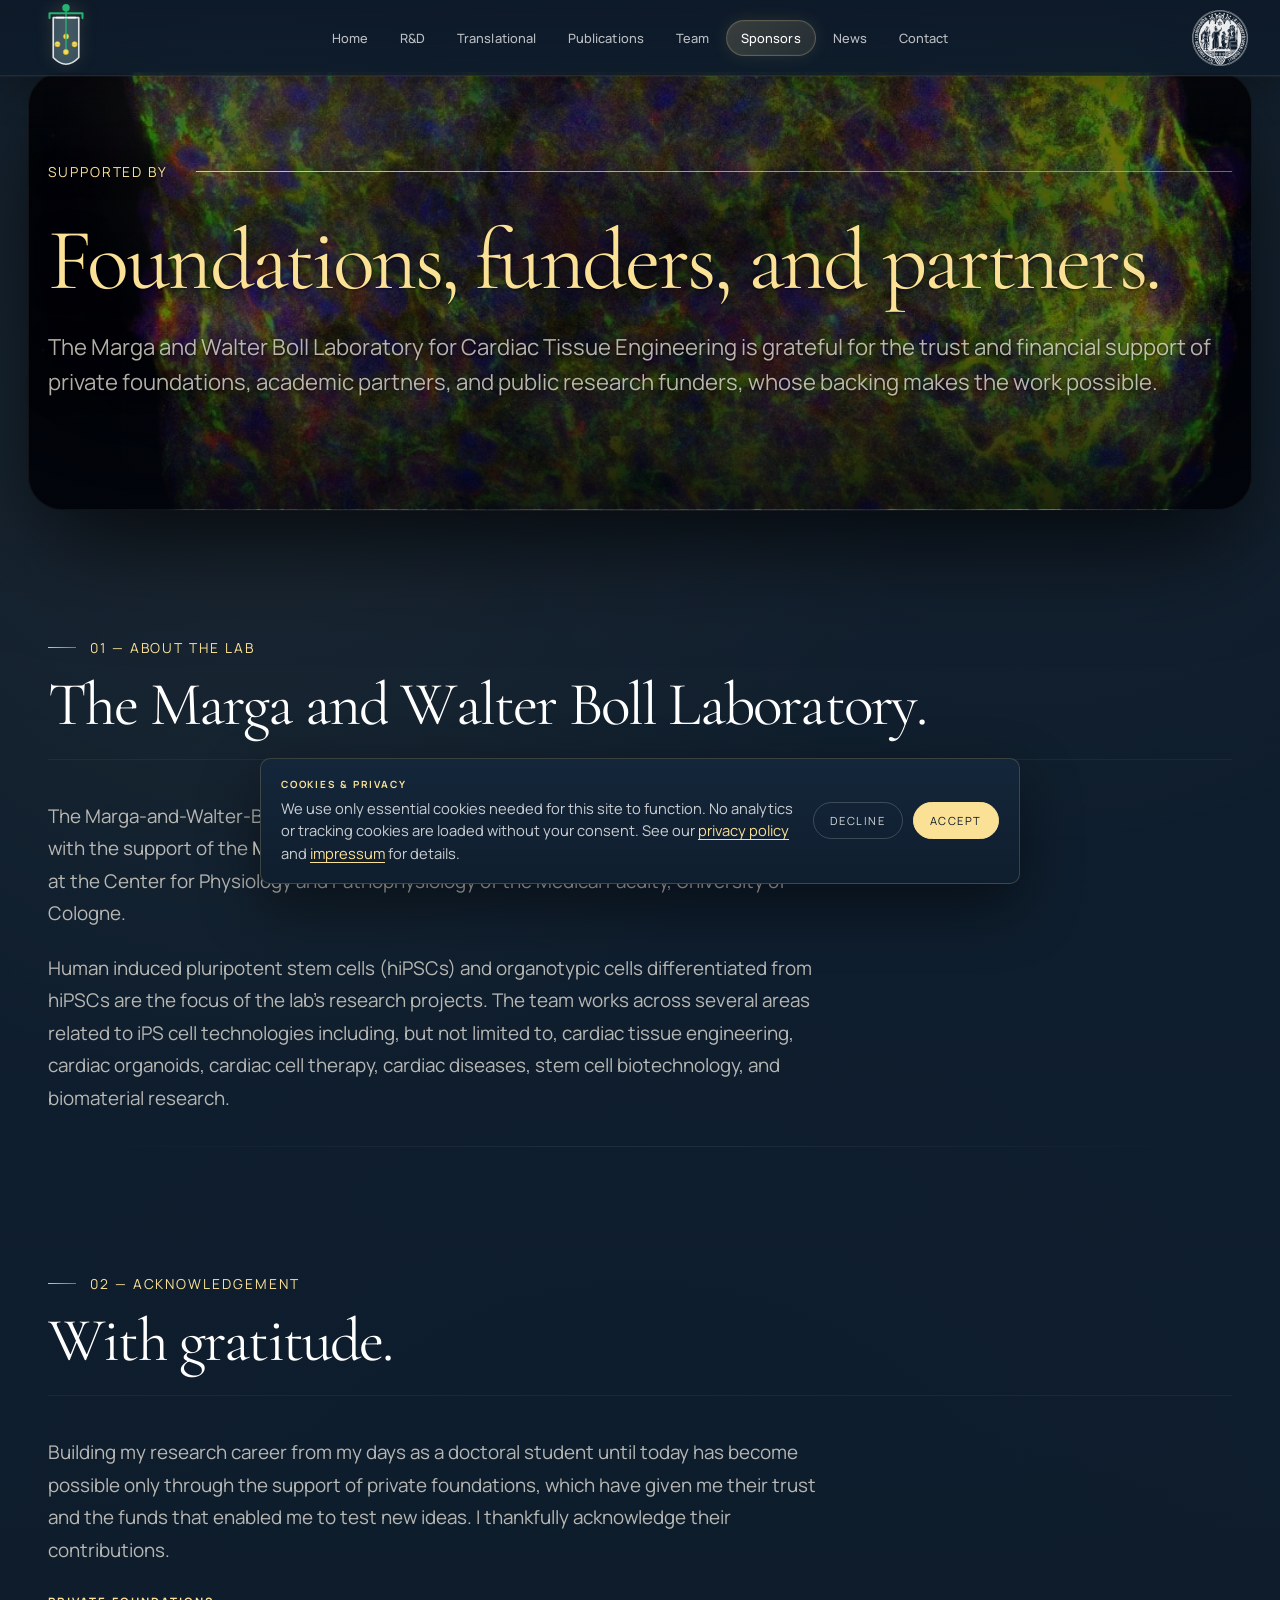
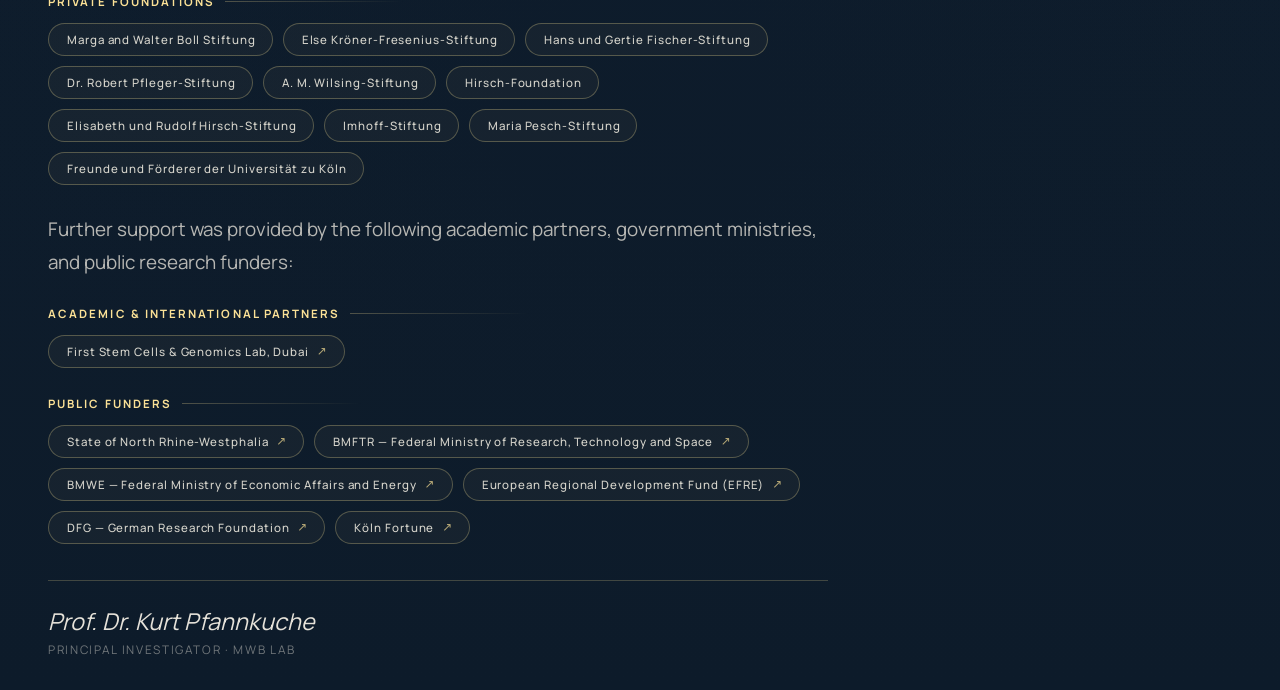
<file: sponsors.html>
<!DOCTYPE html>
<html lang="en">
<head>
<meta charset="UTF-8" />
<meta name="viewport" content="width=device-width, initial-scale=1.0" />
<title>Sponsors — MWB Lab</title>
<meta name="description" content="The Marga and Walter Boll Laboratory for Cardiac Tissue Engineering is supported by the Marga and Walter Boll Stiftung and a network of private foundations, academic partners, and public research funders.">
<link rel="preconnect" href="https://fonts.googleapis.com">
<link rel="preconnect" href="https://fonts.gstatic.com" crossorigin>
<link href="https://fonts.googleapis.com/css2?family=Cormorant+Garamond:ital,wght@0,300;0,400;0,500;0,600;1,300;1,400;1,500&family=JetBrains+Mono:wght@400;500&family=Manrope:wght@300;400;500;600&display=swap" rel="stylesheet">
<link rel="stylesheet" href="site.css?v=34">
<style>
.sponsors-prose{
  max-width:78ch;
  margin:0;
}
.sponsors-prose p{
  font-size:1.18rem;
  line-height:1.72;
  color:var(--ink-2);
  margin:0 0 22px;
}
.sponsors-prose p:last-child{margin-bottom:0}
.sponsors-prose strong{color:var(--ink); font-weight:500}
.sponsors-prose em{font-style:italic; color:var(--ink)}
.sponsors-prose a{
  color:var(--ink);
  text-decoration:none;
  border-bottom:1px solid rgba(251,225,150,.45);
  padding-bottom:1px;
  transition:color .25s var(--ease), border-color .25s var(--ease);
}
.sponsors-prose a:hover,
.sponsors-prose a:focus-visible{
  color:#FBE196;
  border-bottom-color:#FBE196;
  outline:none;
}

.sponsors-signature{
  margin-top:36px;
  padding-top:24px;
  border-top:1px solid rgba(251,225,150,.22);
  display:flex;
  flex-direction:column;
  gap:4px;
}
.sponsors-signature .name{
  font-family:var(--serif);
  font-style:italic;
  font-size:1.45rem;
  color:var(--ink);
}
.sponsors-signature .role{
  font-family:"JetBrains Mono",monospace;
  font-size:.74rem;
  letter-spacing:.14em;
  text-transform:uppercase;
  color:var(--muted);
}

.sponsor-group{
  margin-top:28px;
}
.sponsor-group-label{
  font-family:"JetBrains Mono",monospace;
  font-size:.72rem;
  font-weight:700;
  letter-spacing:.18em;
  text-transform:uppercase;
  color:#FBE196;
  margin:0 0 14px;
  display:flex;
  align-items:center;
  gap:10px;
}
.sponsor-group-label::after{
  content:"";
  flex:1;
  height:1px;
  background:linear-gradient(90deg, rgba(251,225,150,.28), rgba(251,225,150,0));
  max-width:180px;
}
.sponsor-chips{
  list-style:none;
  padding:0;
  margin:0;
  display:flex;
  flex-wrap:wrap;
  gap:10px;
}
.sponsor-chips li{display:inline-flex; margin:0}
.sponsor-chips a,
.sponsor-chips span{
  display:inline-flex;
  align-items:center;
  gap:8px;
  padding:8px 16px 8px 18px;
  border:1px solid rgba(251,225,150,.28);
  border-radius:999px;
  background:rgba(251,225,150,.04);
  font-family:"JetBrains Mono",monospace;
  font-size:.72rem;
  font-weight:500;
  letter-spacing:.08em;
  color:rgba(248,243,232,.85);
  text-decoration:none;
  white-space:nowrap;
  transition:
    background .25s var(--ease),
    color .25s var(--ease),
    border-color .25s var(--ease),
    transform .25s var(--ease);
}
.sponsor-chips a::after{
  content:"\2197";
  display:inline-block;
  font-size:.74rem;
  line-height:1;
  color:rgba(251,225,150,.7);
  transform:translateY(-1px);
  transition:color .25s var(--ease), transform .25s var(--ease);
}
.sponsor-chips a:hover,
.sponsor-chips a:focus-visible{
  background:rgba(251,225,150,.14);
  color:#F8F3E8;
  border-color:rgba(251,225,150,.55);
  transform:translateY(-1px);
  outline:none;
}
.sponsor-chips a:hover::after,
.sponsor-chips a:focus-visible::after{
  color:#FBE196;
  transform:translate(1px,-2px);
}
</style>
<link rel="stylesheet" href="site_v4blend.css?v=29">
  <link rel="icon" type="image/x-icon" href="favicon.ico">
  <link rel="icon" type="image/svg+xml" href="favicon.svg">
  <link rel="apple-touch-icon" sizes="192x192" href="favicon-192.png">
</head>
<body data-page="sponsors">

<!-- ========== AMBIENT BG ========== -->
<div id="ambient">
  <div class="bg on" style="background-image:url('bg_merged.webp')"></div>
</div>
<div class="vignette"></div>
<div class="grain"></div>

<!-- ========== TOPBAR ========== -->
<header class="topbar">
  <a href="index.html" class="brand-logo"><img src="log_animated.svg?v=3" alt="Marga &amp; Walter Boll Laboratory" class="logo-img"></a>
  <nav class="nav">
    <a href="index.html">Home</a>
    <a href="research.html">R&amp;D</a>
    <a href="translational.html">Translational</a>
    <a href="publications.html">Publications</a>
    <a href="team.html">Team</a>
    <a href="sponsors.html" aria-current="page">Sponsors</a>
    <a href="news.html">News</a>
    <a href="contact.html">Contact</a>
  </nav>
  <div class="meta-right">
    <a class="uni-seal" href="https://portal.uni-koeln.de/en/uoc-home" target="_blank" rel="noopener noreferrer" aria-label="University of Cologne"><img src="uni-koeln-seal.png?v=1" alt="University of Cologne"></a>
  </div>
  <button class="menu-toggle" aria-label="Menu" aria-expanded="false">
    <span></span><span></span><span></span>
  </button>
</header>
<div class="progress"><span id="progressFill"></span></div>

<!-- ========== PAGE HERO ========== -->
<section class="page-hero">
  <div class="eyebrow rv" style="--d:.15s">Supported by</div>
  <h1 class="display rv" style="--d:.3s" data-split-on-reveal>Foundations, funders, and <em>partners</em>.</h1>
  <p class="lede rv" style="--d:.5s">
    The Marga and Walter Boll Laboratory for Cardiac Tissue Engineering is grateful for the
    trust and financial support of private foundations, academic partners, and public research
    funders, whose backing makes the work possible.
  </p>
</section>

<!-- ========== ABOUT + ACKNOWLEDGMENT ========== -->
<section class="sec">
  <div class="sec-head">
    <div class="eyebrow rv">01 &mdash; About the lab</div>
    <div>
      <h2 class="display" data-split-on-reveal>The <em>Marga and Walter Boll</em> Laboratory.</h2>
    </div>
  </div>

  <div class="sponsors-prose rv">
    <p>
      The Marga-and-Walter-Boll-Laboratory for Cardiac Tissue Engineering was established with
      the support of the <strong>Marga and Walter Boll Stiftung</strong> (Kerpen, Germany)
      and is situated at the Center for Physiology and Pathophysiology of the Medical Faculty,
      University of Cologne.
    </p>
    <p>
      Human induced pluripotent stem cells (hiPSCs) and organotypic cells differentiated from
      hiPSCs are the focus of the lab&rsquo;s research projects. The team works across several
      areas related to iPS cell technologies including, but not limited to, cardiac tissue
      engineering, cardiac organoids, cardiac cell therapy, cardiac diseases, stem cell
      biotechnology, and biomaterial research.
    </p>
  </div>
</section>

<!-- ========== ACKNOWLEDGEMENT ========== -->
<section class="sec">
  <div class="sec-head">
    <div class="eyebrow rv">02 &mdash; Acknowledgement</div>
    <div>
      <h2 class="display" data-split-on-reveal>With <em>gratitude</em>.</h2>
    </div>
  </div>

  <div class="sponsors-prose rv">
    <p>
      Building my research career from my days as a doctoral student until today has become
      possible only through the support of private foundations, which have given me their
      trust and the funds that enabled me to test new ideas. I thankfully acknowledge their
      contributions.
    </p>

    <div class="sponsor-group">
      <div class="sponsor-group-label">Private foundations</div>
      <ul class="sponsor-chips">
        <li><span>Marga and Walter Boll Stiftung</span></li>
        <li><span>Else Kr&ouml;ner-Fresenius-Stiftung</span></li>
        <li><span>Hans und Gertie Fischer-Stiftung</span></li>
        <li><span>Dr. Robert Pfleger-Stiftung</span></li>
        <li><span>A. M. Wilsing-Stiftung</span></li>
        <li><span>Hirsch-Foundation</span></li>
        <li><span>Elisabeth und Rudolf Hirsch-Stiftung</span></li>
        <li><span>Imhoff-Stiftung</span></li>
        <li><span>Maria Pesch-Stiftung</span></li>
        <li><span>Freunde und F&ouml;rderer der Universit&auml;t zu K&ouml;ln</span></li>
      </ul>
    </div>

    <p style="margin-top:28px">
      Further support was provided by the following academic partners, government ministries,
      and public research funders:
    </p>

    <div class="sponsor-group">
      <div class="sponsor-group-label">Academic &amp; international partners</div>
      <ul class="sponsor-chips">
        <li><a href="https://fsg-lab.com" target="_blank" rel="noopener noreferrer">First Stem Cells &amp; Genomics Lab, Dubai</a></li>
      </ul>
    </div>

    <div class="sponsor-group">
      <div class="sponsor-group-label">Public funders</div>
      <ul class="sponsor-chips">
        <li><a href="https://www.mkw.nrw/" target="_blank" rel="noopener noreferrer">State of North Rhine-Westphalia</a></li>
        <li><a href="https://www.bmbf.de" target="_blank" rel="noopener noreferrer">BMFTR &mdash; Federal Ministry of Research, Technology and Space</a></li>
        <li><a href="https://www.bmwk.de" target="_blank" rel="noopener noreferrer">BMWE &mdash; Federal Ministry of Economic Affairs and Energy</a></li>
        <li><a href="https://www.efre.nrw.de" target="_blank" rel="noopener noreferrer">European Regional Development Fund (EFRE)</a></li>
        <li><a href="https://www.dfg.de" target="_blank" rel="noopener noreferrer">DFG &mdash; German Research Foundation</a></li>
        <li><a href="https://medfak.uni-koeln.de/en/forschung/service-foerderangebote/faculty-funding/koeln-fortune-1" target="_blank" rel="noopener noreferrer">K&ouml;ln Fortune</a></li>
      </ul>
    </div>

    <div class="sponsors-signature">
      <span class="name">Prof. Dr. Kurt Pfannkuche</span>
      <span class="role">Principal Investigator &middot; MWB Lab</span>
    </div>
  </div>
</section>

<script>
const reducedMotion = window.matchMedia('(prefers-reduced-motion: reduce)').matches;

function splitText(el, baseDelay = 0, step = 0.018){
  if(!el || el.dataset.splitDone) return;
  const tmp = document.createElement('div');
  tmp.innerHTML = el.innerHTML;
  const walk = (node, out) => {
    node.childNodes.forEach(n => {
      if(n.nodeType === 3){
        const words = n.textContent.split(/(\s+)/);
        words.forEach(w => {
          if(/^\s+$/.test(w)){ out.push(document.createTextNode(' ')); return; }
          if(!w) return;
          const wEl = document.createElement('span');
          wEl.className = 'word';
          [...w].forEach(ch => {
            const cEl = document.createElement('span');
            cEl.className = 'char';
            cEl.textContent = ch;
            wEl.appendChild(cEl);
          });
          out.push(wEl);
        });
      } else if(n.nodeType === 1){
        const clone = n.cloneNode(false);
        const inner = [];
        walk(n, inner);
        inner.forEach(c => clone.appendChild(c));
        out.push(clone);
      }
    });
  };
  const collected = [];
  walk(tmp, collected);
  el.innerHTML = '';
  collected.forEach(c => el.appendChild(c));
  el.querySelectorAll('.char').forEach((c,i) => c.style.setProperty('--d', (baseDelay + i*step) + 's'));
  el.dataset.splitDone = '1';
}

const rvIO = new IntersectionObserver(entries => {
  entries.forEach(e => { if(e.isIntersecting){ e.target.classList.add('in'); rvIO.unobserve(e.target); }});
},{threshold:.15, rootMargin:'0px 0px -6% 0px'});
document.querySelectorAll('.rv').forEach(el => rvIO.observe(el));

const splitIO = new IntersectionObserver(entries => {
  entries.forEach(e => {
    if(e.isIntersecting){
      const h = e.target;
      if(!reducedMotion && !h.dataset.splitDone){
        h.classList.add('split');
        splitText(h, 0, 0.02);
      }
      requestAnimationFrame(() => h.classList.add('in'));
      splitIO.unobserve(h);
    }
  });
},{threshold:.4});
document.querySelectorAll('h2[data-split-on-reveal]').forEach(h => splitIO.observe(h));

const progressFill = document.getElementById('progressFill');
let rafId = null;
function onScroll(){
  const max = document.documentElement.scrollHeight - innerHeight;
  if(progressFill) progressFill.style.width = (max>0 ? scrollY/max*100 : 0) + '%';
  rafId = null;
}
window.addEventListener('scroll', () => { if(!rafId) rafId = requestAnimationFrame(onScroll); }, {passive:true});

document.documentElement.classList.remove('loading');
</script>
<script src="site_v4blend.js?v=9"></script>
<script src="cookie-consent.js?v=1"></script>
</body>
</html>
</file>
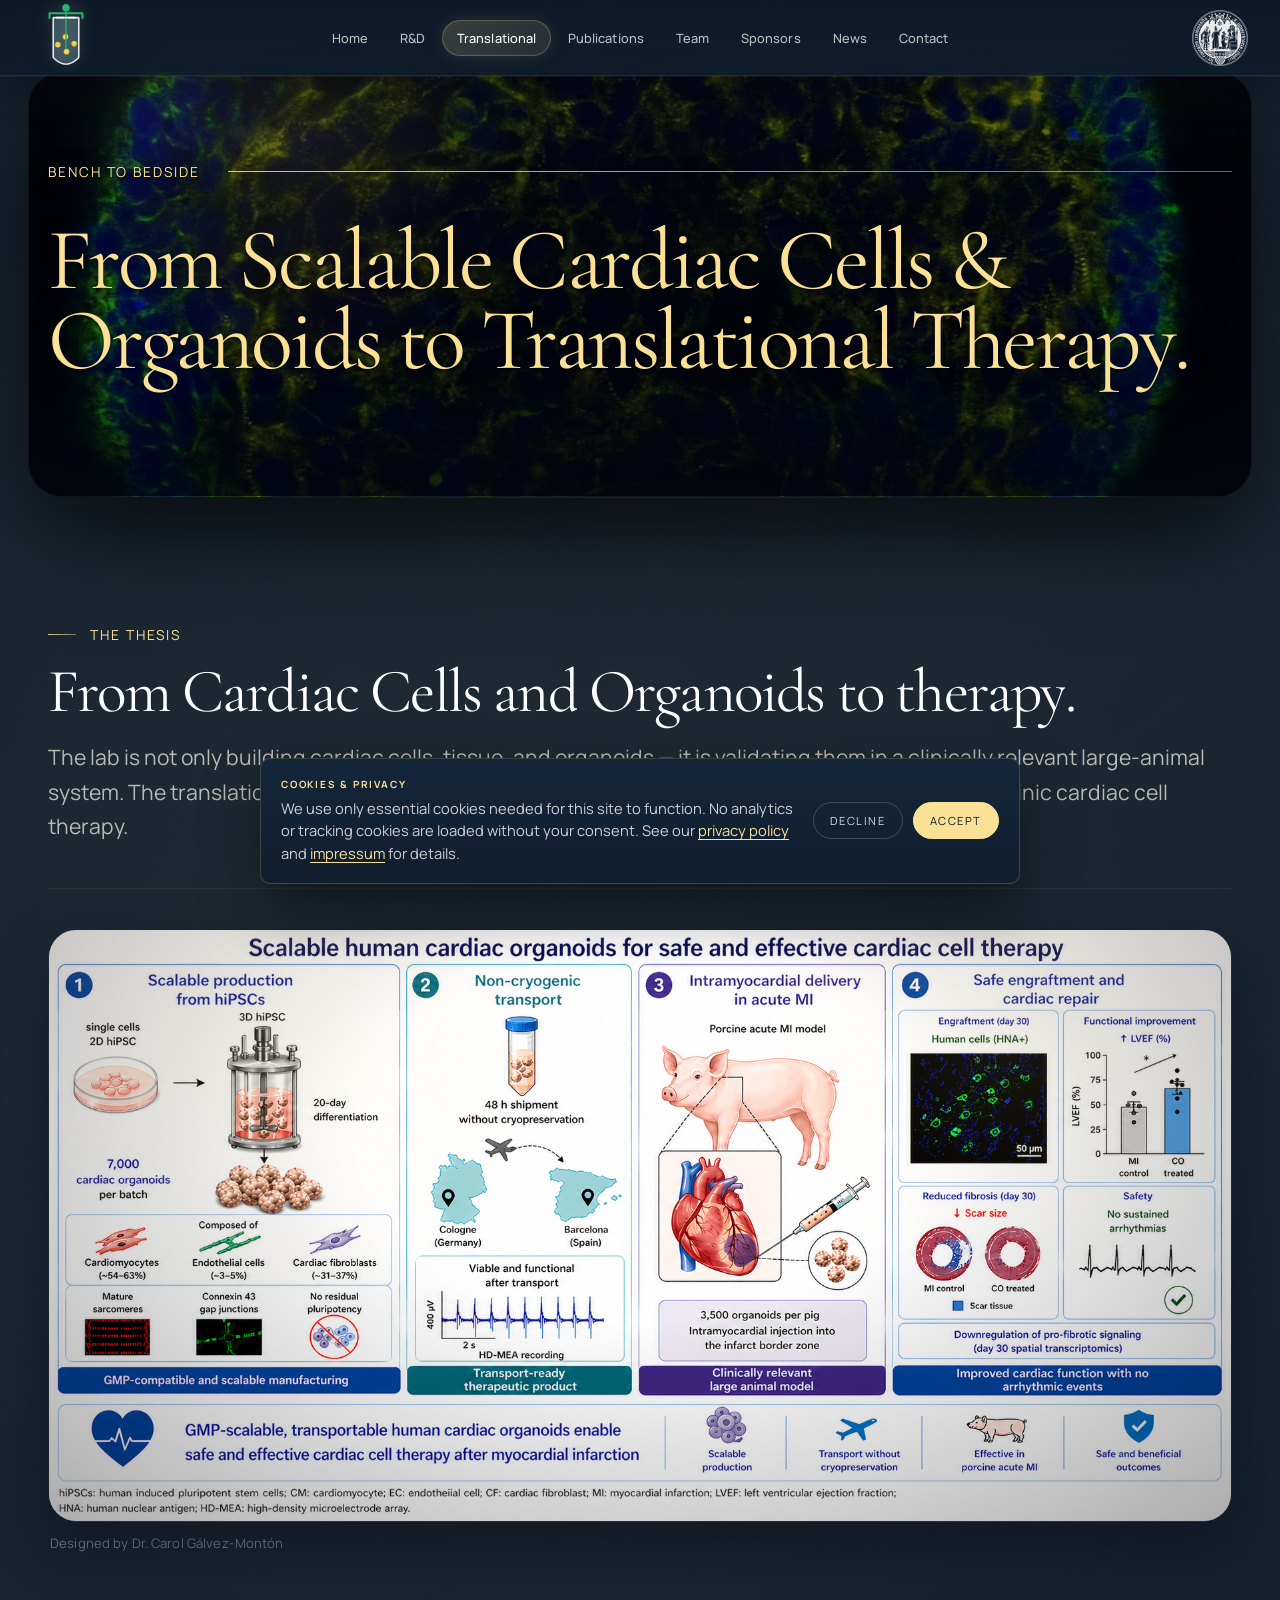
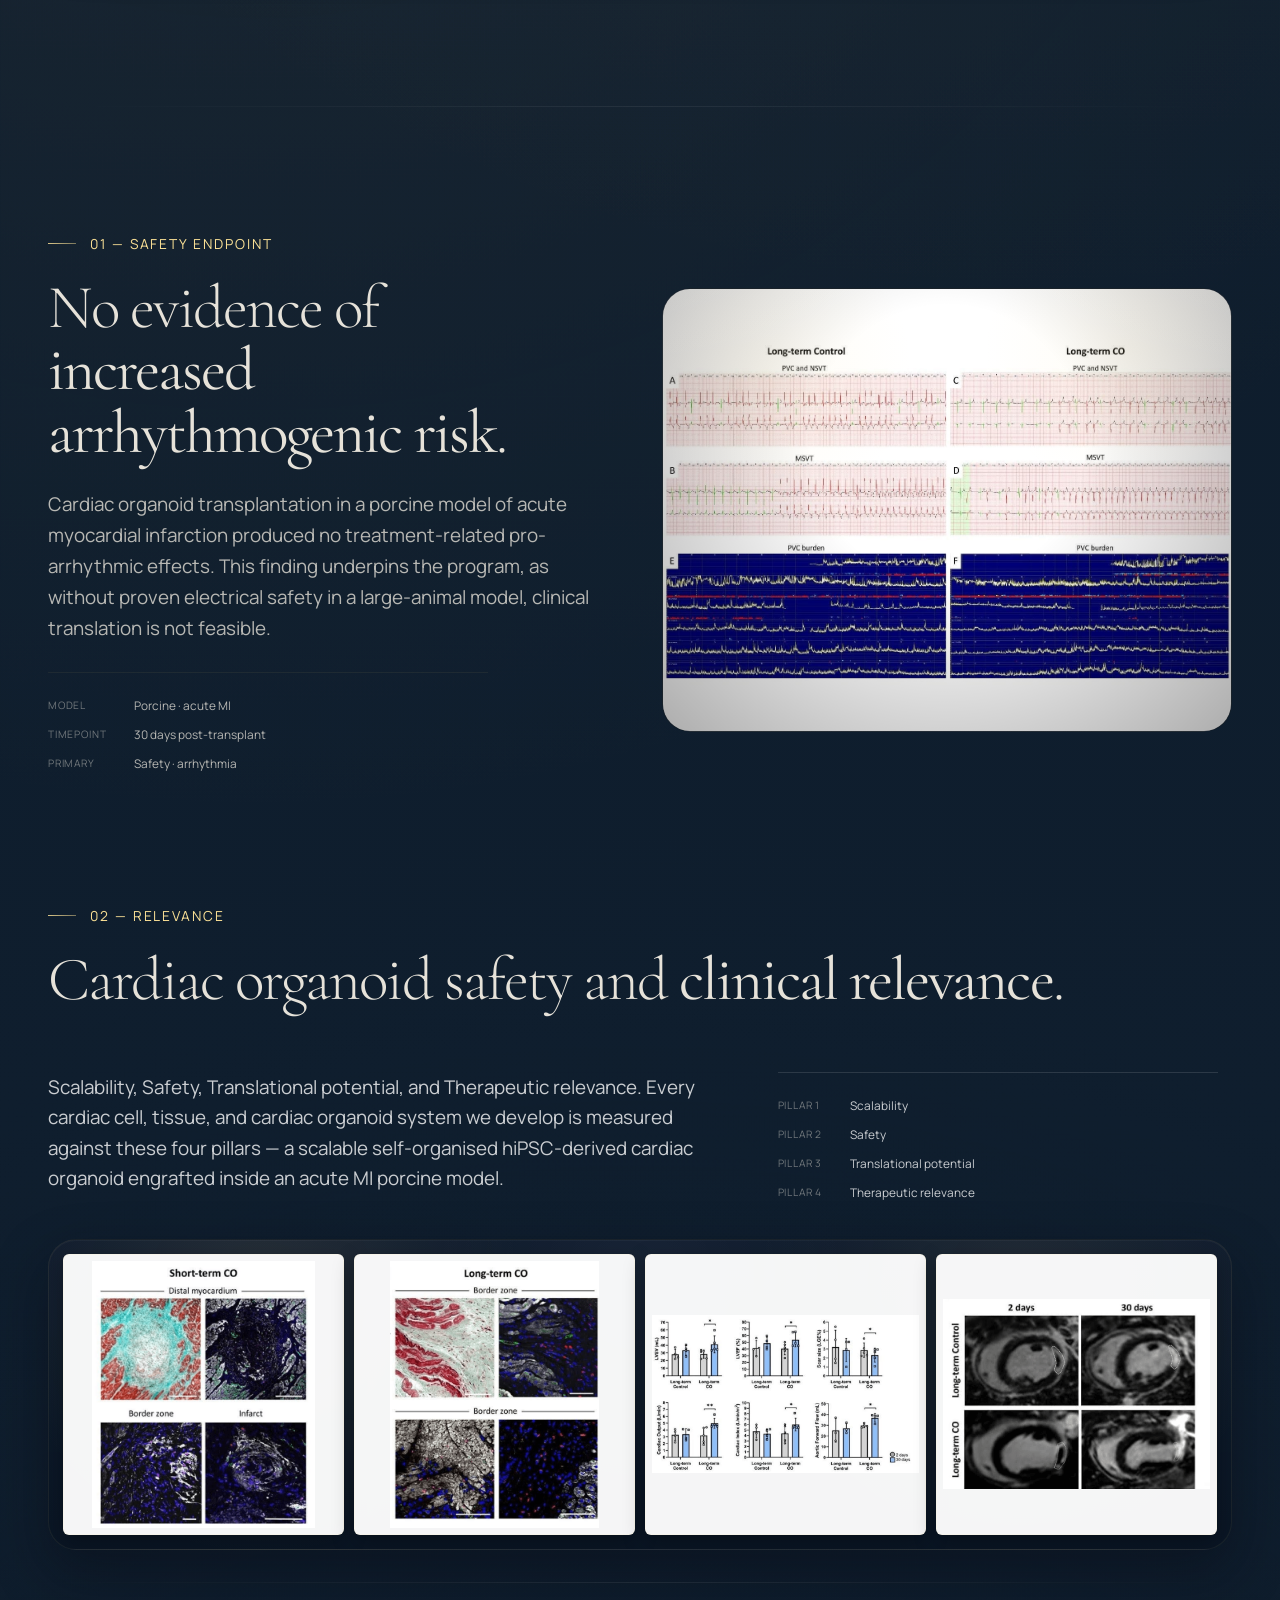
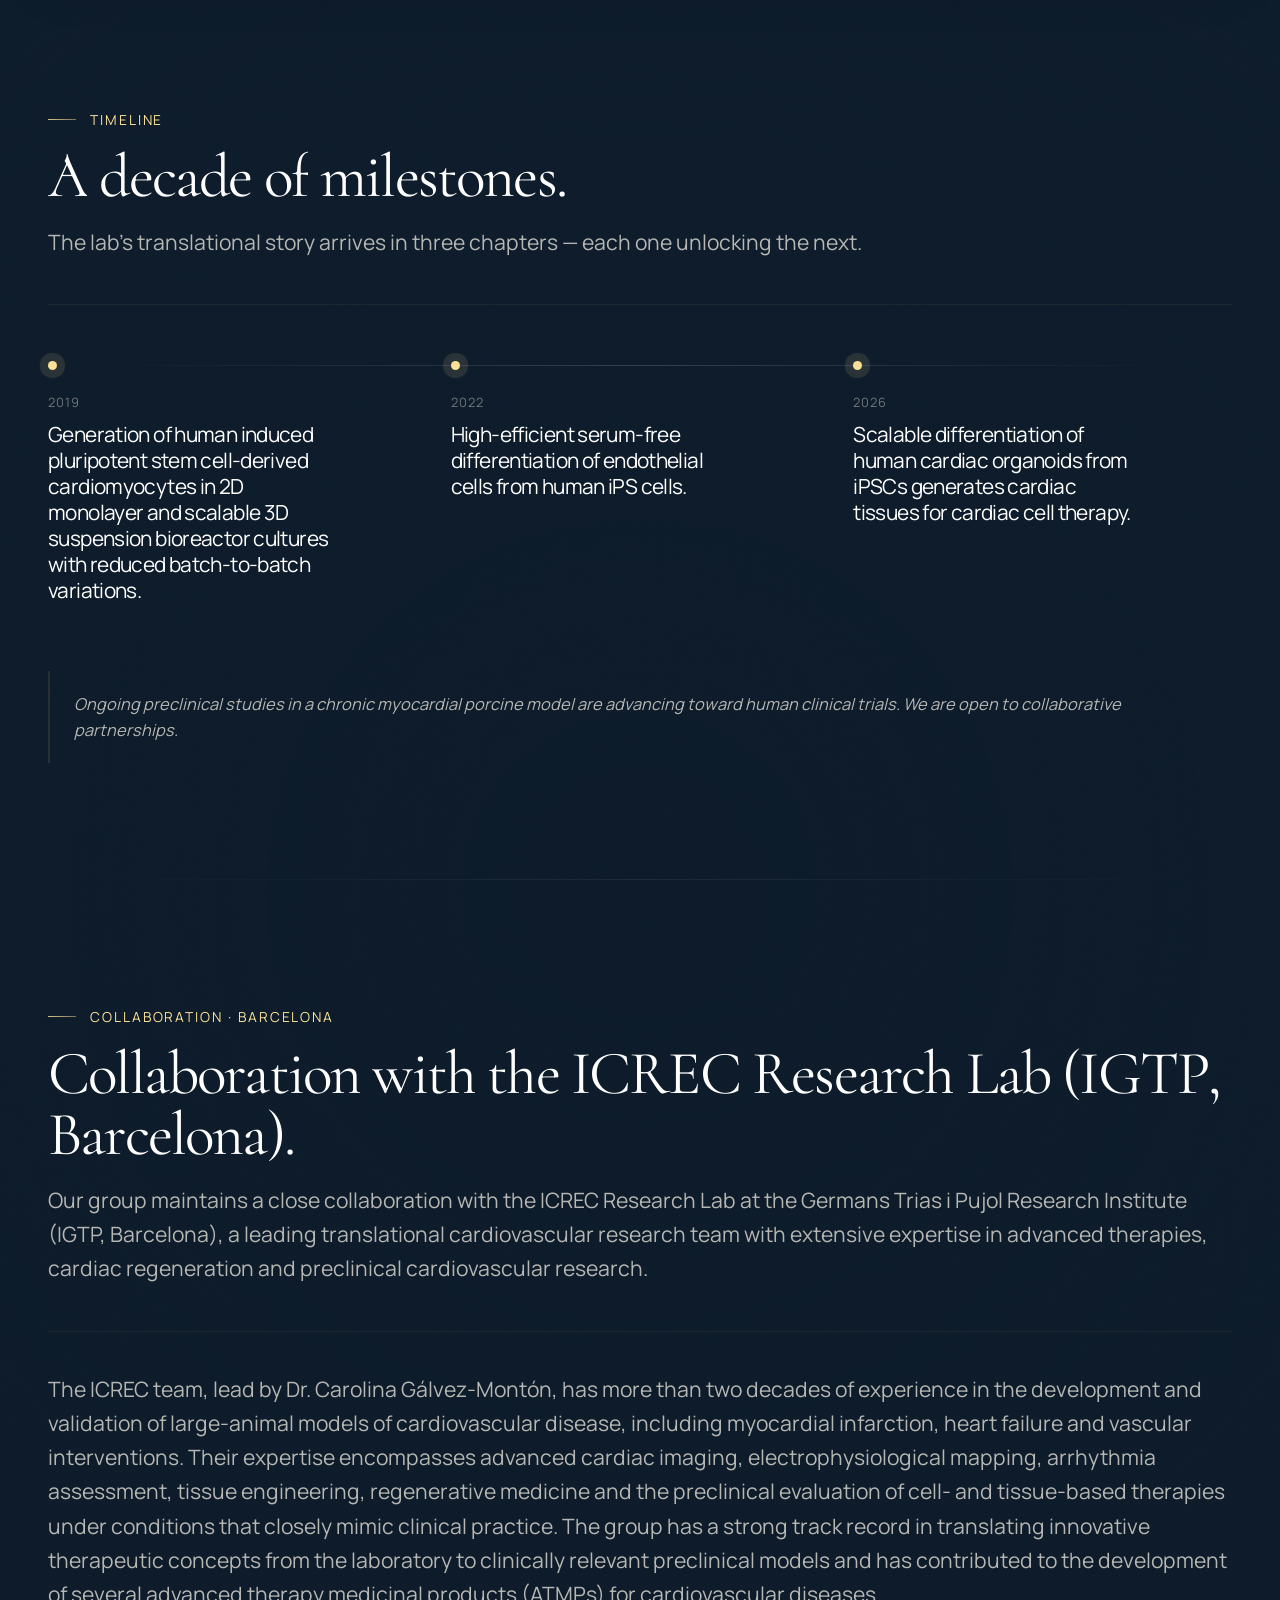
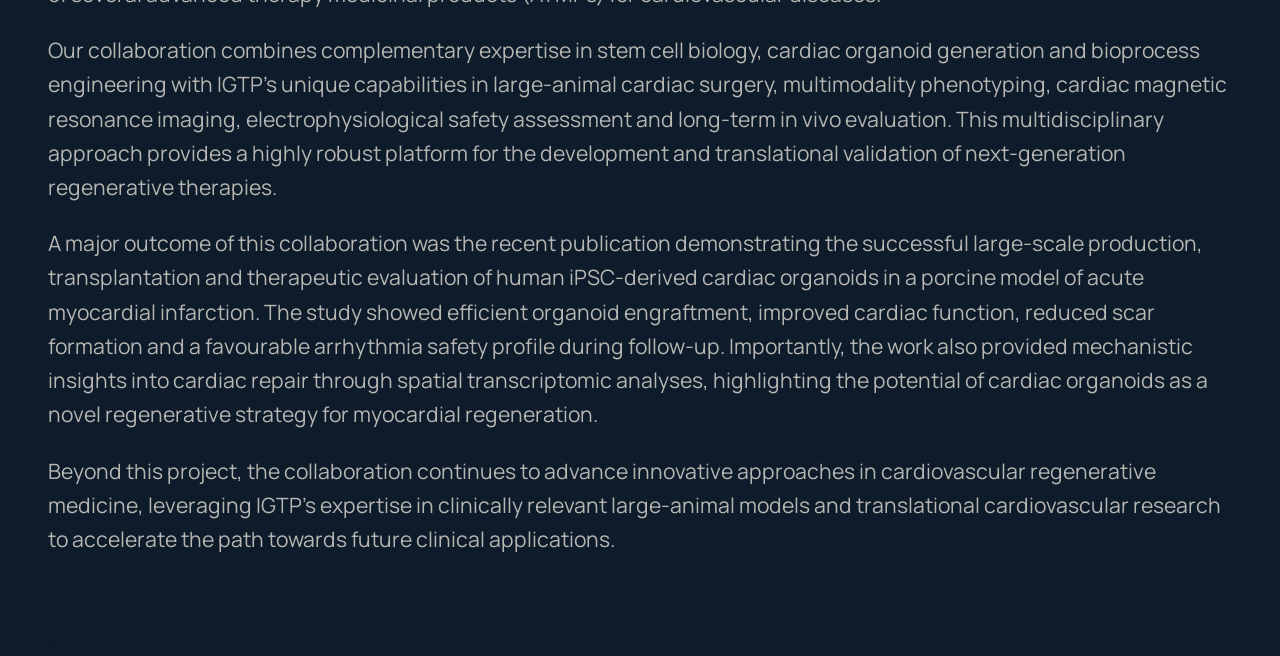
<file: translational.html>
<!DOCTYPE html>
<html lang="en">
<head>
<meta charset="UTF-8" />
<meta name="viewport" content="width=device-width, initial-scale=1.0" />
<title>Translational Impact — MWB Lab</title>
<meta name="description" content="Validated in a porcine acute myocardial infarction model. No arrhythmogenic effects at 30 days post-transplantation.">
<link rel="preconnect" href="https://fonts.googleapis.com">
<link rel="preconnect" href="https://fonts.gstatic.com" crossorigin>
<link href="https://fonts.googleapis.com/css2?family=Cormorant+Garamond:ital,wght@0,300;0,400;0,500;0,600;1,300;1,400;1,500&family=JetBrains+Mono:wght@400;500&family=Manrope:wght@300;400;500;600&display=swap" rel="stylesheet">
<link rel="stylesheet" href="site.css?v=37">
<style>
.split-fig{min-height:360px}
.fig-svg{
  position:absolute; inset:0;
  display:flex; align-items:center; justify-content:center;
  padding:48px;
}
.fig-svg svg{
  width:100%; height:auto; max-width:540px; max-height:100%;
  stroke:var(--ink); fill:none; stroke-width:1.2;
}
.fig-svg svg text{fill:var(--muted); stroke:none; font-family:"JetBrains Mono",monospace; font-size:9px; letter-spacing:.8px}

.ed-filters{display:flex; gap:8px; flex-wrap:wrap; margin-bottom:32px; font-family:"JetBrains Mono",monospace; font-size:.68rem; letter-spacing:.08em; text-transform:uppercase}
.ed-filters .chip{padding:9px 14px; border:1px solid var(--line-strong); border-radius:999px; color:var(--ink-2); transition:border-color .3s var(--ease), background .3s var(--ease), color .3s var(--ease); cursor:pointer; background:transparent; font:inherit; letter-spacing:inherit; text-transform:inherit}
.ed-filters .chip:hover{border-color:var(--ink)}
.ed-filters .chip.active{background:var(--ink); color:var(--bone); border-color:var(--ink)}

.contact-grid{display:grid; grid-template-columns:repeat(2,1fr); gap:16px; margin-bottom:24px}
.contact-card{padding:40px; border:1px solid var(--line); border-radius:2px; background:rgba(244,240,232,.5); transition:border-color .4s var(--ease)}
.contact-card:hover{border-color:var(--line-strong)}
.contact-card .mono{color:var(--muted); text-transform:uppercase; font-size:.62rem; letter-spacing:.14em; margin-bottom:14px; font-family:"JetBrains Mono",monospace}
.contact-card h3{margin-bottom:24px}

.addr-block{margin-top:16px; padding:32px 40px; border:1px solid var(--line); border-radius:2px; background:rgba(244,240,232,.5)}
.addr-block .mono{color:var(--muted); text-transform:uppercase; font-size:.62rem; letter-spacing:.14em; margin-bottom:14px; font-family:"JetBrains Mono",monospace}
.addr-block p{margin:0; font-family:"JetBrains Mono",monospace; font-size:.78rem; line-height:1.8; color:var(--ink-2)}

/* Scale split-prose headings up to match the sec-head treatment on
   this page so every block ('Safety endpoint', '02 — Relevance',
   etc.) reads at the same size as '01 — Validation'. */
.split-sec .split-prose .num{
  font-size:.86rem;
  letter-spacing:.14em;
  color:#FBE196;
}
.split-sec .split-prose .num::before{width:28px; background:linear-gradient(90deg, rgba(251,225,150,.85), rgba(251,225,150,.45)); opacity:1;}
.split-sec .split-prose h3{
  font-size:clamp(2.4rem, 4.8vw, 4.6rem);
  line-height:1.02;
  letter-spacing:-0.032em;
  max-width:none;
}

.legal{padding:32px 40px; border:1px solid var(--line); border-radius:2px; background:rgba(244,240,232,.5); max-width:72ch}
.legal p{font-size:1.08rem; line-height:1.68; color:var(--ink-2); margin:0 0 14px}
.legal p:last-child{margin-bottom:0}
.legal .small{font-size:.8rem; color:var(--muted); line-height:1.65}

.timeline{display:grid; grid-template-columns:repeat(3,1fr); gap:24px; position:relative; margin-bottom:40px}
.timeline::before{content:""; position:absolute; top:20px; left:4%; right:4%; height:1px; background:var(--line-strong)}
.t-item{padding:48px 24px 28px 0; position:relative}
.t-item::before{content:""; position:absolute; top:16px; left:0; width:9px; height:9px; border-radius:50%; background:var(--ink)}
.t-year{font-family:"JetBrains Mono",monospace; font-size:.8rem; letter-spacing:.08em; color:var(--muted); margin-bottom:10px}
.t-text{font-family:var(--serif); font-variation-settings:"opsz" 144; font-weight:400; font-size:1.3rem; letter-spacing:-0.01em; line-height:1.25; max-width:22ch}

.pos-grid{display:grid; grid-template-columns:repeat(3,1fr); gap:16px; margin-bottom:40px}
.pos-card{padding:32px; border:1px solid var(--line); border-radius:2px; background:rgba(244,240,232,.5); transition:border-color .4s var(--ease), transform .5s var(--ease); display:flex; flex-direction:column; gap:14px; min-height:220px}
.pos-card:hover{border-color:var(--line-strong); transform:translateY(-2px)}
.pos-card .mono{font-family:"JetBrains Mono",monospace; font-size:.62rem; letter-spacing:.14em; text-transform:uppercase; color:var(--muted)}
.pos-card h3{font-family:var(--serif); font-variation-settings:"opsz" 144; font-weight:400; font-size:1.35rem; letter-spacing:-0.01em; margin:0}
.pos-card h3 em{font-style:italic}
.pos-card p{font-size:1.06rem; line-height:1.6; color:var(--ink-2); margin:0}
.pos-card .status{margin-top:auto; font-family:"JetBrains Mono",monospace; font-size:.64rem; letter-spacing:.1em; text-transform:uppercase; color:var(--ink); padding-top:14px; border-top:1px solid var(--line)}

.apply-steps{display:grid; grid-template-columns:repeat(3,1fr); gap:16px}
.apply-step{padding:40px 32px; border:1px solid var(--line); border-radius:2px; background:rgba(244,240,232,.5)}
.apply-step .num{font-family:"JetBrains Mono",monospace; font-size:.64rem; letter-spacing:.14em; text-transform:uppercase; color:var(--muted); margin-bottom:24px; display:flex; gap:14px; align-items:center}
.apply-step .num::before{content:""; width:24px; height:1px; background:var(--ink); opacity:.5}
.apply-step h3{font-family:var(--serif); font-variation-settings:"opsz" 144; font-weight:400; font-size:1.35rem; letter-spacing:-0.01em; margin:0 0 14px}
.apply-step h3 em{font-style:italic}
.apply-step p{font-size:1.08rem; line-height:1.62; color:var(--ink-2); margin:0}

@media (max-width:900px){
  .timeline{grid-template-columns:1fr; gap:0}
  .timeline::before{display:none}
  .t-item{padding:28px 24px 28px 40px; border-left:1px solid var(--line-strong)}
  .t-item::before{left:-5px; top:30px}
  .contact-grid, .pos-grid, .apply-steps{grid-template-columns:1fr}
  .legal, .addr-block, .contact-card, .apply-step, .pos-card{padding:28px}
  .split-sec .split-prose{text-align:left !important; min-width:0; order:-1}
  .split-sec .split-fig{order:1}
  .split-sec.relevance-block .split-prose,
  .split-sec.relevance-block .split-fig{order:initial}
  .split-sec .split-prose .num{justify-content:flex-start !important}
  .split-sec .split-prose h3{
    margin-left:0 !important; margin-right:0 !important;
    white-space:normal !important;
    font-size:clamp(1.6rem, 5.6vw, 2.1rem) !important;
    line-height:1.1 !important;
    max-width:100% !important;
    overflow-wrap:break-word;
    word-break:break-word;
    hyphens:auto;
  }
  .split-sec .split-prose p{
    margin-left:0 !important; margin-right:0 !important;
    max-width:100%;
    overflow-wrap:break-word;
    word-break:break-word;
    hyphens:auto;
  }
  .split-sec .split-prose .btn{margin-left:0 !important; margin-right:0 !important}
}

/* Inline accent inside hero lede — italic gold to match the title styling */
.page-hero .lede .lede-accent{
  font-family:var(--serif) !important;
  font-style:italic !important;
  color:#FBE196 !important;
  font-weight:400 !important;
}

/* Photo figure inside .hero-fig — show the full image at its natural aspect */
.lead-figure .figure,
.figure.hero-fig:has(.fig-photo),
.lead-figure .figure:has(.fig-photo){
  aspect-ratio:auto !important;
  background:#050a12;
}
.figure .fig-photo{
  position:relative;
  inset:auto;
  overflow:hidden;
  background:#050a12;
}
.figure .fig-photo img{
  width:100%;
  height:auto;
  display:block;
  object-fit:contain;
}
.split-fig:has(.fig-photo){min-height:auto;}

/* Relevance block: prose on top, full-width image row below */
.split-sec.relevance-block{
  display:flex !important;
  flex-direction:column;
  grid-template-columns:none !important;
  gap:36px;
}
.split-sec.relevance-block .split-prose{max-width:none; width:100%;}

/* Body row: paragraph on the left, pillars on the right */
.relevance-body{
  display:grid;
  grid-template-columns:minmax(0, 1.5fr) minmax(0, 1fr);
  gap:48px;
  align-items:start;
}
.relevance-copy{
  margin:0;
  font-size:1.18rem;
  line-height:1.62;
  color:rgba(255,255,255,.78);
  max-width:none;
}
.relevance-pillars{
  margin:0;
  display:grid;
  grid-template-columns:auto 1fr;
  gap:10px 28px;
  font-family:"JetBrains Mono", monospace !important;
  font-size:.74rem;
  line-height:1.6;
  padding-top:24px;
  border-top:1px solid rgba(255,255,255,.12);
  max-width:440px;
}
.relevance-pillars dt{
  margin:0;
  color:var(--muted, rgba(255,255,255,.55));
  text-transform:uppercase;
  letter-spacing:.08em;
  font-size:.64rem;
  font-family:"JetBrains Mono", monospace !important;
}
.relevance-pillars dd{
  margin:0;
  color:rgba(255,255,255,.78);
  font-family:"JetBrains Mono", monospace !important;
}
@media (max-width:760px){
  .relevance-body{grid-template-columns:1fr; gap:24px;}
}

.relevance-fig-wide{
  width:100%;
  aspect-ratio:auto !important;
}

/* Multi-image grid for the Relevance card — 4x1 on desktop, 2x2 on mobile */
.figure.hero-fig.relevance-fig{
  aspect-ratio:auto;
  background:linear-gradient(180deg, #0F1E2E 0%, #0A1624 100%);
  padding:14px;
}
.fig-photo-grid{
  position:relative;
  display:grid !important;
  grid-template-columns:repeat(4, 1fr) !important;
  gap:10px;
}
.fig-photo-grid figure{
  margin:0;
  padding:6px;
  background:rgba(255,255,255,.96);
  border-radius:6px;
  border:1px solid rgba(251,225,150,.12);
  box-shadow:0 8px 22px rgba(0,0,0,.28);
  display:flex; align-items:center; justify-content:center;
  overflow:hidden;
  aspect-ratio:1/1;
}
.fig-photo-grid img{
  width:100%;
  height:100%;
  display:block;
  object-fit:contain;
}
@media (max-width:760px){
  .figure.hero-fig.relevance-fig{padding:10px;}
  .fig-photo-grid{grid-template-columns:1fr 1fr !important; gap:8px;}
  .fig-photo-grid figure{aspect-ratio:1/1; padding:6px;}
}

/* Protocol step schematic */
.protocol-steps{
  list-style:none;
  margin:0; padding:0;
  display:grid;
  grid-template-columns:repeat(auto-fit, minmax(210px, 1fr));
  gap:16px;
  counter-reset:pstep;
}
.protocol-step{
  position:relative;
  padding:24px 22px 22px;
  border:1px solid var(--line);
  border-radius:4px;
  background:rgba(244,240,232,.5);
  display:flex; flex-direction:column; gap:10px;
  transition:border-color .35s var(--ease), transform .45s var(--ease);
}
.protocol-step:hover{border-color:var(--line-strong); transform:translateY(-2px)}
.protocol-step + .protocol-step::before{
  content:"";
  position:absolute;
  left:-12px; top:50%;
  width:12px; height:1px;
  background:var(--line-strong);
}
.ps-num{
  font-family:"JetBrains Mono", monospace;
  font-size:.64rem; letter-spacing:.14em; text-transform:uppercase;
  color:var(--muted);
}
.ps-icon{
  width:44px; height:44px;
  color:var(--ink);
  stroke:currentColor;
  flex:none;
}
.protocol-step h4{
  font-family:var(--serif);
  font-variation-settings:"opsz" 144;
  font-weight:400;
  font-size:1.14rem;
  letter-spacing:-0.01em;
  margin:0;
}
.protocol-step p{
  font-size:.95rem; line-height:1.5;
  color:var(--ink-2);
  margin:0;
}

/* Clickable timeline item */
a.t-item{
  display:block;
  text-decoration:none;
  color:inherit;
  transition:transform .35s var(--ease);
}
a.t-item:hover,
a.t-item:focus-visible{
  transform:translateY(-2px);
  outline:none;
}
a.t-item:hover .t-text,
a.t-item:focus-visible .t-text{color:var(--ink)}
a.t-item::after{
  content:"\2197";
  position:absolute;
  right:0; top:40px;
  font-family:"JetBrains Mono", monospace;
  font-size:.95rem;
  color:var(--muted);
  opacity:0;
  transform:translate(-4px, 2px);
  transition:opacity .35s var(--ease), transform .35s var(--ease), color .35s var(--ease);
}
a.t-item:hover::after,
a.t-item:focus-visible::after{
  opacity:1;
  transform:translate(0, 0);
  color:var(--ink);
}

.timeline-outlook{
  margin-top:28px;
  padding:20px 24px;
  border-left:2px solid var(--line-strong);
  font-size:1.02rem;
  line-height:1.6;
  color:var(--ink-2);
  font-style:italic;
}

@media (max-width:900px){
  .protocol-step + .protocol-step::before{display:none}
  a.t-item::after{right:24px; top:24px}
}

/* credit line under the graphic abstract */
.fig-credit{
  margin:12px 2px 0;
  font-size:.82rem;
  line-height:1.5;
  color:var(--muted);
  letter-spacing:.01em;
}

/* collaboration section */
.collab-prose{
  max-width:none;
  margin:36px 0 0;
}
.collab-prose p{
  font-size:1.32rem;
  line-height:1.62;
  color:var(--ink-2);
  margin:0 0 22px;
}
.collab-prose p:last-child{margin-bottom:0}
.collab-photo-placeholder{
  display:flex;
  align-items:center;
  justify-content:center;
  min-height:320px;
  background:
    repeating-linear-gradient(135deg, rgba(255,255,255,.018) 0 14px, rgba(255,255,255,0) 14px 28px),
    rgba(255,255,255,.02);
}
.collab-photo-placeholder span{
  font-family:"JetBrains Mono",monospace;
  font-size:.72rem;
  letter-spacing:.18em;
  text-transform:uppercase;
  color:var(--muted);
}
</style>
<link rel="stylesheet" href="site_v4blend.css?v=29">
  <link rel="icon" type="image/x-icon" href="favicon.ico">
  <link rel="icon" type="image/svg+xml" href="favicon.svg">
  <link rel="apple-touch-icon" sizes="192x192" href="favicon-192.png">
</head>
<body data-page="translational">

<div id="ambient"><div class="bg on" style="background-image:url('bg_merged.webp')"></div></div>
<div class="vignette"></div>
<div class="grain"></div>

<header class="topbar">
  <a href="index.html" class="brand-logo"><img src="log_animated.svg?v=3" alt="Marga &amp; Walter Boll Laboratory" class="logo-img"></a>
  <nav class="nav">
    <a href="index.html">Home</a>
    <a href="research.html">R&amp;D</a>
    <a href="translational.html" aria-current="page">Translational</a>
    <a href="publications.html">Publications</a>
    <a href="team.html">Team</a>
    <a href="sponsors.html">Sponsors</a>
    <a href="news.html">News</a>
    <a href="contact.html">Contact</a>
  </nav>
  <div class="meta-right">
    <a class="uni-seal" href="https://portal.uni-koeln.de/en/uoc-home" target="_blank" rel="noopener noreferrer" aria-label="University of Cologne"><img src="uni-koeln-seal.png?v=1" alt="University of Cologne"></a>
  </div>
  <button class="menu-toggle" aria-label="Menu" aria-expanded="false">
    <span></span><span></span><span></span>
  </button>
</header>
<div class="progress"><span id="progressFill"></span></div>

<section class="page-hero">
  <div class="eyebrow">Bench to bedside</div>
  <h1 class="display">From Scalable Cardiac Cells &amp; Organoids to <em>Translational Therapy</em>.</h1>
</section>


<section class="sec">
  <div class="sec-head">
    <div class="eyebrow rv">The thesis</div>
    <div>
      <h2 class="display" data-split-on-reveal>From Cardiac Cells and Organoids to <em>therapy</em>.</h2>
      <p class="sec-lede rv">The lab is not only building cardiac cells, tissue, and organoids &mdash; it is validating them in a clinically relevant large-animal system. The translational pipeline is what turns a scalable platform into a credible path toward the clinic cardiac cell therapy.</p>
    </div>
  </div>
  <div class="lead-figure">
    <div class="figure hero-fig">
    <div class="fig-photo"><img src="images/translational/0.png" alt="From cardiac cells and organoids to therapy — translational pipeline overview"></div>
    <div class="fig-overlay"></div>
    <div class="fig-label">Large-animal validation</div>
    <div class="fig-caption"><span class="sm">Porcine MI model</span><span>30 days · no arrhythmia</span></div>
  </div>
    <p class="fig-credit">Designed by Dr. Carol G&aacute;lvez-Mont&oacute;n</p>
  </div>
</section>

<section class="sec">

  <div class="split-sec reverse">
    <div class="split-fig"><div class="figure hero-fig">
    <div class="fig-photo"><img src="images/translational/1.jpg" alt="ECG readout at 30 days post-transplantation — no arrhythmogenic effects"></div>
    <div class="fig-overlay"></div>
    <div class="fig-label">Holter ECG</div>
    <div class="fig-caption"><span class="sm">30-day readout</span><span>No arrhythmia</span></div>
  </div></div>
    <div class="split-prose">
      <div class="num">01 — Safety endpoint</div>
      <h3>No evidence of <em>increased arrhythmogenic risk</em>.</h3>
      <p>Cardiac organoid transplantation in a porcine model of acute myocardial infarction produced no treatment-related pro-arrhythmic effects. This finding underpins the program, as without proven electrical safety in a large-animal model, clinical translation is not feasible.</p>
      <dl class="meta-list"><dt>Model</dt><dd>Porcine · acute MI</dd><dt>Timepoint</dt><dd>30 days post-transplant</dd><dt>Primary</dt><dd>Safety · arrhythmia</dd></dl>
    </div>
  </div>

  <div class="split-sec relevance-block">
    <div class="split-prose relevance-head">
      <div class="num">02 — Relevance</div>
      <h3>Cardiac organoid safety and <em>clinical relevance</em>.</h3>
    </div>

    <div class="relevance-body">
      <p class="relevance-copy">Scalability, Safety, Translational potential, and Therapeutic relevance. Every cardiac cell, tissue, and cardiac organoid system we develop is measured against these four pillars &mdash; a scalable self-organised hiPSC-derived cardiac organoid engrafted inside an acute MI porcine model.</p>
      <dl class="meta-list relevance-pillars"><dt>Pillar 1</dt><dd>Scalability</dd><dt>Pillar 2</dt><dd>Safety</dd><dt>Pillar 3</dt><dd>Translational potential</dd><dt>Pillar 4</dt><dd>Therapeutic relevance</dd></dl>
    </div>

    <div class="figure hero-fig relevance-fig relevance-fig-wide">
      <div class="fig-photo-grid">
        <figure><img src="images/translational/2_0.png" alt="Distal myocardium — histology"></figure>
        <figure><img src="images/translational/2_1.png" alt="Border zone — histology"></figure>
        <figure><img src="images/translational/2_2.png" alt="Functional readouts — LVEF, scar, cardiac index"></figure>
        <figure><img src="images/translational/2_3.png" alt="MRI — 2 days vs 30 days"></figure>
      </div>
    </div>
  </div>
</section>

<section class="sec" style="padding-bottom:100px">
  <div class="sec-head">
    <div class="eyebrow rv">Timeline</div>
    <div>
      <h2 class="display" data-split-on-reveal>A decade of <em>milestones</em>.</h2>
      <p class="sec-lede rv">The lab's translational story arrives in three chapters — each one unlocking the next.</p>
    </div>
  </div>
  <div class="timeline">
    <a class="t-item rv" href="https://pmc.ncbi.nlm.nih.gov/articles/PMC6831300/" target="_blank" rel="noopener noreferrer">
      <div class="t-year">2019</div>
      <div class="t-text">Generation of human induced pluripotent stem cell-derived cardiomyocytes in 2D monolayer and scalable 3D suspension bioreactor cultures with reduced batch-to-batch variations.</div>
    </a>
    <a class="t-item rv" href="https://link.springer.com/article/10.1186/s13287-022-02924-x" target="_blank" rel="noopener noreferrer">
      <div class="t-year">2022</div>
      <div class="t-text">High-efficient serum-free differentiation of endothelial cells from human iPS cells.</div>
    </a>
    <a class="t-item rv" href="https://www.thno.org/v16p6437.html" target="_blank" rel="noopener noreferrer">
      <div class="t-year">2026</div>
      <div class="t-text">Scalable differentiation of human cardiac organoids from iPSCs generates cardiac tissues for cardiac cell therapy.</div>
    </a>
  </div>

  <p class="timeline-outlook rv">Ongoing preclinical studies in a chronic myocardial porcine model are advancing toward human clinical trials. We are open to collaborative partnerships.</p>
</section>

<!-- ========== COLLABORATION — ICREC / IGTP BARCELONA ========== -->
<section class="sec" id="collaboration" style="padding-bottom:100px">
  <div class="sec-head">
    <div class="eyebrow rv">Collaboration &middot; Barcelona</div>
    <div>
      <h2 class="display" data-split-on-reveal>Collaboration with the ICREC Research Lab (IGTP, Barcelona).</h2>
      <p class="sec-lede rv">Our group maintains a close collaboration with the ICREC Research Lab at the Germans Trias i Pujol Research Institute (IGTP, Barcelona), a leading translational cardiovascular research team with extensive expertise in advanced therapies, cardiac regeneration and preclinical cardiovascular research.</p>
    </div>
  </div>

  <!-- Group photo hidden until provided by Carol's lab; restore this block (with the real <img>) when received.
  <div class="lead-figure">
    <div class="figure hero-fig">
      <div class="fig-photo collab-photo-placeholder"><span>Group photo &mdash; coming soon</span></div>
      <div class="fig-overlay"></div>
      <div class="fig-label">ICREC &middot; IGTP Barcelona</div>
    </div>
  </div>
  -->

  <div class="collab-prose rv">
    <p>The ICREC team, lead by Dr. Carolina G&aacute;lvez-Mont&oacute;n, has more than two decades of experience in the development and validation of large-animal models of cardiovascular disease, including myocardial infarction, heart failure and vascular interventions. Their expertise encompasses advanced cardiac imaging, electrophysiological mapping, arrhythmia assessment, tissue engineering, regenerative medicine and the preclinical evaluation of cell- and tissue-based therapies under conditions that closely mimic clinical practice. The group has a strong track record in translating innovative therapeutic concepts from the laboratory to clinically relevant preclinical models and has contributed to the development of several advanced therapy medicinal products (ATMPs) for cardiovascular diseases.</p>
    <p>Our collaboration combines complementary expertise in stem cell biology, cardiac organoid generation and bioprocess engineering with IGTP&#39;s unique capabilities in large-animal cardiac surgery, multimodality phenotyping, cardiac magnetic resonance imaging, electrophysiological safety assessment and long-term in vivo evaluation. This multidisciplinary approach provides a highly robust platform for the development and translational validation of next-generation regenerative therapies.</p>
    <p>A major outcome of this collaboration was the recent publication demonstrating the successful large-scale production, transplantation and therapeutic evaluation of human iPSC-derived cardiac organoids in a porcine model of acute myocardial infarction. The study showed efficient organoid engraftment, improved cardiac function, reduced scar formation and a favourable arrhythmia safety profile during follow-up. Importantly, the work also provided mechanistic insights into cardiac repair through spatial transcriptomic analyses, highlighting the potential of cardiac organoids as a novel regenerative strategy for myocardial regeneration.</p>
    <p>Beyond this project, the collaboration continues to advance innovative approaches in cardiovascular regenerative medicine, leveraging IGTP&#39;s expertise in clinically relevant large-animal models and translational cardiovascular research to accelerate the path towards future clinical applications.</p>
  </div>
</section>

<script>
const reducedMotion = window.matchMedia('(prefers-reduced-motion: reduce)').matches;

function splitText(el, baseDelay = 0, step = 0.018){
  if(!el || el.dataset.splitDone) return;
  const tmp = document.createElement('div');
  tmp.innerHTML = el.innerHTML;
  const walk = (node, out) => {
    node.childNodes.forEach(n => {
      if(n.nodeType === 3){
        const words = n.textContent.split(/(\s+)/);
        words.forEach(w => {
          if(/^\s+$/.test(w)){ out.push(document.createTextNode(' ')); return; }
          if(!w) return;
          const wEl = document.createElement('span');
          wEl.className = 'word';
          [...w].forEach(ch => {
            const cEl = document.createElement('span');
            cEl.className = 'char';
            cEl.textContent = ch;
            wEl.appendChild(cEl);
          });
          out.push(wEl);
        });
      } else if(n.nodeType === 1){
        const clone = n.cloneNode(false);
        const inner = [];
        walk(n, inner);
        inner.forEach(c => clone.appendChild(c));
        out.push(clone);
      }
    });
  };
  const collected = [];
  walk(tmp, collected);
  el.innerHTML = '';
  collected.forEach(c => el.appendChild(c));
  el.querySelectorAll('.char').forEach((c,i) => c.style.setProperty('--d', (baseDelay + i*step) + 's'));
  el.dataset.splitDone = '1';
}

const rvIO = new IntersectionObserver(entries => {
  entries.forEach(e => { if(e.isIntersecting){ e.target.classList.add('in'); rvIO.unobserve(e.target); }});
},{threshold:.15, rootMargin:'0px 0px -6% 0px'});
document.querySelectorAll('.rv').forEach(el => rvIO.observe(el));

const figIO = new IntersectionObserver(entries => {
  entries.forEach(e => { if(e.isIntersecting){ e.target.classList.add('in'); figIO.unobserve(e.target); }});
},{threshold:.2, rootMargin:'0px 0px -4% 0px'});
document.querySelectorAll('.figure-reveal').forEach(el => figIO.observe(el));

const splitIO = new IntersectionObserver(entries => {
  entries.forEach(e => {
    if(e.isIntersecting){
      const h = e.target;
      if(!reducedMotion && !h.dataset.splitDone){
        h.classList.add('split');
        splitText(h, 0, 0.02);
      }
      requestAnimationFrame(() => h.classList.add('in'));
      splitIO.unobserve(h);
    }
  });
},{threshold:.4});
document.querySelectorAll('h2[data-split-on-reveal]').forEach(h => splitIO.observe(h));

const progressFill = document.getElementById('progressFill');
let rafId = null;
function onScroll(){
  const max = document.documentElement.scrollHeight - innerHeight;
  if(progressFill) progressFill.style.width = (max>0 ? scrollY/max*100 : 0) + '%';
  rafId = null;
}
window.addEventListener('scroll', () => { if(!rafId) rafId = requestAnimationFrame(onScroll); }, {passive:true});

const canHover = window.matchMedia('(hover:hover) and (pointer:fine)').matches;
if(canHover && !reducedMotion){
  document.querySelectorAll('.btn').forEach(btn => {
    btn.addEventListener('mousemove', e => {
      const r = btn.getBoundingClientRect();
      const x = e.clientX - r.left - r.width/2;
      const y = e.clientY - r.top - r.height/2;
      btn.style.transform = `translate(${x*0.12}px, ${y*0.18}px)`;
    });
    btn.addEventListener('mouseleave', () => btn.style.transform = '');
  });
}

document.querySelectorAll('.ed-filters').forEach(bar => {
  const chips = bar.querySelectorAll('.chip');
  chips.forEach(c => c.addEventListener('click', () => {
    chips.forEach(x => x.classList.remove('active'));
    c.classList.add('active');
    const f = c.dataset.filter;
    const list = bar.nextElementSibling;
    if(!list || !list.classList.contains('ed-list')) return;
    list.querySelectorAll('.ed-item').forEach(i => {
      const show = f === 'all' || i.dataset.tag === f;
      i.style.display = show ? '' : 'none';
    });
  }));
});

/* ========== SCROLL ATLAS (ported from v16) ========== */
(function initScrollAtlas(){
  const atlas = document.getElementById('researchAtlas');
  if(!atlas) return;

  const viewer = atlas.querySelector('.atlas-viewer');
  const bgs = atlas.querySelectorAll('[data-atlasbg]');
  const channels = atlas.querySelectorAll('[data-atlaschannel]');
  const dots = atlas.querySelectorAll('[data-atlasdot]');
  const steps = atlas.querySelectorAll('.atlas-step');
  const chName = atlas.querySelector('#atlasChName');
  const chLambda = atlas.querySelector('#atlasLambda');

  const themeMap = {
    nuclei:   { name:'Nuclei',       lambda:'461 nm · Hoechst' },
    actinin:  { name:'α-Actinin',    lambda:'519 nm · sarcomere' },
    rfp:      { name:'Lineage',      lambda:'594 nm · TNNT2-mScarlet' },
    merged:   { name:'Composite',    lambda:'merged channels' },
    vwf:      { name:'Vasculature',  lambda:'668 nm · vWF' },
  };

  function setGroup(group, key, attr, cls){
    group.forEach(el => el.classList.toggle(cls, el.getAttribute(attr) === key));
  }

  let currentKey = null;
  function activate(key){
    if(key === currentKey || !themeMap[key]) return;
    currentKey = key;
    setGroup(bgs, key, 'data-atlasbg', 'on');
    setGroup(channels, key, 'data-atlaschannel', 'on');
    dots.forEach(d => d.classList.toggle('active', d.dataset.atlasdot === key));
    steps.forEach(s => s.classList.toggle('active', s.dataset.atlas === key));
    if(chName) chName.textContent = themeMap[key].name;
    if(chLambda) chLambda.textContent = themeMap[key].lambda;
    // flash scale bar
    viewer.classList.remove('flash');
    void viewer.offsetWidth;
    viewer.classList.add('flash');
  }

  // IntersectionObserver: fire when step passes 55% of viewport
  const stepIO = new IntersectionObserver((entries) => {
    entries.forEach(e => {
      if(e.isIntersecting){
        activate(e.target.dataset.atlas);
      }
    });
  }, { threshold: 0.30, rootMargin: '0px 0px -10% 0px' });
  steps.forEach(s => stepIO.observe(s));

  // dot nav click-to-scroll
  dots.forEach(d => d.addEventListener('click', () => {
    const key = d.dataset.atlasdot;
    const step = atlas.querySelector(`.atlas-step[data-atlas="${key}"]`);
    if(step) step.scrollIntoView({ behavior:'smooth', block:'center' });
  }));
})();
</script>
<script src="site_v4blend.js?v=9"></script>
<script src="cookie-consent.js?v=1"></script>
</body>
</html>
</file>
<file: site.css>
/* =========================================================
   MWB Lab — shared design system
   (derived from v16 aesthetic; pages import this stylesheet)
   ========================================================= */

:root{
  --bone:#f4f0e8;
  --bone-2:#ede7db;
  --ink:#14171a;
  --ink-2:#2a2f35;
  --muted:#7a7369;
  --line:rgba(20,23,26,.10);
  --line-strong:rgba(20,23,26,.22);
  --accent:#FBE196;
  --heart:#b54a3e;       /* reserved, used sparingly */
  --ease:cubic-bezier(.19,1,.22,1);
  --ease-smooth:cubic-bezier(.6,.05,.2,1);
  --max:1680px;
  --pad:48px;
  --serif:"Cormorant Garamond", Georgia, serif;
}

*{box-sizing:border-box;-webkit-font-smoothing:antialiased;-moz-osx-font-smoothing:grayscale}
html,body{margin:0;padding:0;scroll-behavior:smooth}
html{background:var(--bone); overflow-x:hidden}
body{
  font-family:Manrope,system-ui,sans-serif;
  font-weight:400;
  color:var(--ink);
  background:var(--bone);
  overflow-x:hidden;
  max-width:100vw;
  font-feature-settings:"ss01","ss02","cv11";
}
img{display:block;max-width:100%}
svg{max-width:100%}
a{text-decoration:none;color:inherit}

/* ambient field (home only uses variants — stub pages use static) */
#ambient{position:fixed; inset:0; z-index:-3; overflow:hidden; background:var(--bone)}
.bg{
  position:absolute; inset:-4%;
  background-size:cover; background-position:center;
  opacity:0; transform:scale(1.04);
  transition:opacity 1.6s var(--ease), transform 2.2s var(--ease);
  mix-blend-mode:multiply;
  filter:saturate(.75);
}
.bg.on{opacity:.35; transform:scale(1)}
.vignette{
  position:fixed; inset:0; z-index:-2; pointer-events:none;
  background:radial-gradient(ellipse at 50% 0%, transparent 40%, rgba(20,23,26,.06) 100%);
}
.grain{display:none}

/* =========================================================
   CHROME — topbar, progress, footer
   ========================================================= */
.topbar{
  position:fixed; top:0; left:0; right:0; z-index:60;
  height:80px;
  display:grid; grid-template-columns:1fr auto 1fr; align-items:center;
  padding:0 32px;
  background:rgba(244,240,232,.78);
  backdrop-filter:blur(20px) saturate(1.1);
  -webkit-backdrop-filter:blur(20px) saturate(1.1);
  border-bottom:1px solid var(--line);
  transform:translateY(-8px); opacity:0;
  transition:transform 1s var(--ease) .3s, opacity 1s var(--ease) .3s;
}
html:not(.loading) .topbar{transform:translateY(0); opacity:1}

.brand{
  display:flex; align-items:center; gap:12px;
  font-family:var(--serif);
  font-weight:500;
  font-size:.98rem;
  letter-spacing:.01em;
  font-variation-settings:"opsz" 144;
}
.brand .dot{
  width:8px; height:8px; border-radius:50%;
  background:var(--ink);
  transition:background 1s var(--ease);
}
.brand em{font-style:italic; font-weight:500}

.nav{
  display:flex; align-items:center; gap:2px;
  justify-self:center;
  flex-wrap:wrap;
}
.nav a{
  padding:8px 14px;
  font-family:Manrope,sans-serif;
  font-size:.8rem;
  font-weight:500;
  color:var(--ink-2);
  letter-spacing:.005em;
  border-radius:999px;
  transition:background .3s var(--ease), color .3s var(--ease);
}
.nav a:hover{background:rgba(20,23,26,.06)}
.nav a[aria-current="page"]{
  background:var(--ink);
  color:var(--bone);
}

.meta-right{
  justify-self:end;
  font-family:"JetBrains Mono",monospace;
  font-size:.7rem;
  font-weight:400;
  color:var(--muted);
  letter-spacing:.04em;
  display:flex; gap:18px; align-items:center;
}
.meta-right .uni-seal{
  display:inline-flex;
  align-items:center;
  justify-content:center;
}
.meta-right .uni-seal img{
  height:56px;
  width:auto;
  display:block;
  opacity:.92;
  transition:opacity .3s var(--ease);
}
.meta-right .uni-seal:hover img{opacity:1}
.meta-right .live{display:inline-flex; align-items:center; gap:6px}
.meta-right .live::before{
  content:""; width:6px; height:6px; border-radius:50%;
  background:var(--ink);
  animation:pulse 2.4s infinite;
}
@keyframes pulse{
  0%{box-shadow:0 0 0 0 rgba(20,23,26,.35)}
  70%{box-shadow:0 0 0 8px rgba(20,23,26,0)}
  100%{box-shadow:0 0 0 0 rgba(20,23,26,0)}
}

.progress{
  position:fixed; left:0; right:0; top:64px; z-index:61; height:1px;
  background:transparent;
}
.progress > span{
  display:block; width:0; height:100%;
  background:var(--ink);
  transition:width .15s linear;
}

/* =========================================================
   TYPOGRAPHY PRIMITIVES
   ========================================================= */
.eyebrow{
  font-family:"JetBrains Mono",monospace;
  font-size:.86rem;
  font-weight:400;
  letter-spacing:.14em;
  text-transform:uppercase;
  color:var(--muted);
  display:inline-flex; align-items:center; gap:14px;
}
.eyebrow::before{
  content:""; width:28px; height:1px; background:var(--ink); opacity:.5;
}

/* Page hero eyebrow spans the full width of the hero card on
   desktop so the decorative line reads as a section rule rather
   than a short dash. On mobile the hero is centered, so we leave
   the eyebrow as its original inline-flex dash. */
@media (min-width:901px){
  .page-hero .eyebrow{
    display:flex;
    width:100%;
  }
  .page-hero .eyebrow::before{
    flex:1;
    width:auto;
    max-width:none;
    margin-right:4px;
  }
  /* Title and lede span the full hero width instead of being
     capped to narrow measures (16ch for h1, 58ch for the lede).
     !important is needed to beat site_v4blend.css's lede rule. */
  .page-hero h1{
    max-width:none!important;
  }
  .page-hero .lede{
    max-width:none!important;
  }
}

h1.display, h2.display{
  font-family:var(--serif);
  font-variation-settings:"opsz" 144,"SOFT" 30;
  font-weight:300;
  line-height:.92;
  letter-spacing:-0.038em;
  margin:0;
  color:var(--ink);
}
h1.display{font-size:clamp(3rem, 6.8vw, 7.6rem)}
h2.display{font-size:clamp(2.4rem, 4.8vw, 4.6rem); letter-spacing:-0.032em; line-height:.98}
h1.display em, h2.display em{
  font-style:italic;
  font-weight:400;
  font-variation-settings:"opsz" 144,"SOFT" 100;
}
h3.subhead{
  font-family:var(--serif);
  font-variation-settings:"opsz" 144;
  font-weight:400;
  font-size:1.3rem;
  letter-spacing:-0.01em;
  margin:0 0 10px;
  color:var(--ink);
}
h3.subhead em{font-style:italic}

.lede{
  font-family:Manrope,sans-serif;
  font-size:1.38rem;
  font-weight:400;
  line-height:1.6;
  color:var(--ink-2);
  max-width:46ch;
}

.mono{
  font-family:"JetBrains Mono",monospace;
  font-size:.68rem;
  letter-spacing:.08em;
}

/* =========================================================
   BUTTONS
   ========================================================= */
.btn{
  display:inline-flex; align-items:center; gap:10px;
  padding:15px 24px;
  font-family:Manrope,sans-serif;
  font-size:.86rem;
  font-weight:500;
  letter-spacing:.005em;
  border-radius:999px;
  border:1px solid transparent;
  transition:transform .4s var(--ease), background .4s var(--ease), border-color .4s var(--ease);
  cursor:pointer;
  background:transparent; color:inherit;
}
.btn.primary{background:var(--ink); color:var(--bone)}
.btn.primary:hover{background:#000; transform:translateY(-1px)}
.btn.primary .arrow{width:14px; height:14px; transition:transform .4s var(--ease)}
.btn.primary:hover .arrow{transform:translateX(3px)}
.btn.ghost{color:var(--ink); border-color:var(--line-strong)}
.btn.ghost:hover{background:rgba(20,23,26,.04); border-color:var(--ink)}

/* =========================================================
   LAYOUT PRIMITIVES
   ========================================================= */
.shell{max-width:var(--max); margin:0 auto; padding-left:var(--pad); padding-right:var(--pad)}

.page-hero{
  max-width:var(--max);
  margin:0 auto;
  padding:148px 48px 88px;
}
.page-hero .eyebrow{margin-bottom:40px}
.page-hero h1{margin:0 0 28px; max-width:16ch}
.page-hero .lede{max-width:60ch}

.sec{
  max-width:var(--max);
  margin:0 auto;
  padding:128px 48px 32px;
  position:relative;
}
.sec-head{
  display:grid;
  grid-template-columns:1fr;
  gap:18px;
  align-items:start;
  margin-bottom:40px;
  border-bottom:1px solid var(--line);
  padding-bottom:24px;
  text-align:left;
}
.sec-head .eyebrow{margin-bottom:0}
.sec-head > div{text-align:left}
.sec-head h2.display{max-width:none; text-align:left; margin-left:0}
.sec-head .sec-lede{
  margin-top:18px;
  font-size:1.32rem;
  line-height:1.62;
  color:var(--ink-2);
  max-width:64ch;
  text-align:left;
  margin-left:0;
}

/* =========================================================
   CARD PRIMITIVES
   ========================================================= */
.card{
  border:1px solid var(--line);
  border-radius:2px;
  padding:32px;
  background:rgba(244,240,232,.5);
  box-shadow:0 1px 0 rgba(255,255,255,.6) inset;
  transition:border-color .4s var(--ease), transform .5s var(--ease), box-shadow .5s var(--ease);
}
.card:hover{
  border-color:var(--line-strong);
  transform:translateY(-2px);
  box-shadow:0 1px 0 rgba(255,255,255,.6) inset, 0 20px 40px -28px rgba(20,23,26,.2);
}
.card h3{font-family:var(--serif); font-variation-settings:"opsz" 144; font-weight:400; font-size:1.3rem; letter-spacing:-0.01em; margin:0 0 10px}
.card h3 em{font-style:italic}
.card p{font-size:1.12rem; line-height:1.65; color:var(--ink-2); margin:0}

/* =========================================================
   FOOTER
   ========================================================= */
.foot{
  max-width:var(--max);
  margin:0 auto;
  padding:88px 48px 32px;
  border-top:1px solid var(--line);
  display:grid;
  grid-template-columns:1.8fr 1fr 1fr 1fr;
  gap:48px;
  font-size:.84rem;
}
.foot h4{
  font-family:"JetBrains Mono",monospace;
  font-size:.64rem;
  font-weight:400;
  letter-spacing:.14em;
  text-transform:uppercase;
  color:var(--muted);
  margin:0 0 20px;
}
.foot ul{list-style:none; padding:0; margin:0; display:flex; flex-direction:column; gap:10px}
.foot ul a{color:var(--ink-2)}
.foot ul a:hover{color:var(--ink)}
.foot .wordmark{
  font-family:var(--serif);
  font-variation-settings:"opsz" 144;
  font-weight:400;
  font-size:1.8rem;
  line-height:1;
  letter-spacing:-0.02em;
  margin-bottom:18px;
}
.foot .wordmark em{font-style:italic}
.foot p{color:var(--muted); line-height:1.6; font-size:.95rem; margin:0; max-width:42ch}
.foot .addr{
  margin-top:14px;
  font-family:"JetBrains Mono",monospace;
  font-size:.7rem;
  line-height:1.7;
  color:var(--muted);
  letter-spacing:.02em;
}
.foot .addr strong{color:var(--ink-2); font-weight:500}

.colophon{
  max-width:var(--max);
  margin:0 auto;
  padding:30px 48px 50px;
  border-top:1px solid var(--line);
  display:flex; justify-content:space-between; gap:16px; flex-wrap:wrap;
  font-family:"JetBrains Mono",monospace;
  font-size:.66rem;
  letter-spacing:.08em;
  color:var(--muted);
}

/* =========================================================
   MOTION PRIMITIVES (same as v16)
   ========================================================= */
html.loading body > *{opacity:0}
html.loading body > #intro{opacity:1}

.split .word{display:inline-block; overflow:hidden; vertical-align:top; padding-bottom:.22em; margin-bottom:-.22em}
.split .char{
  display:inline-block;
  transform:translateY(110%) rotate(6deg);
  opacity:0;
  transition:transform .9s var(--ease), opacity .9s var(--ease);
  transition-delay:var(--d,0s);
}
.split.in .char{transform:translateY(0) rotate(0); opacity:1}

.rv{
  opacity:0;
  transform:translateY(24px);
  transition:opacity 1.1s var(--ease), transform 1.1s var(--ease);
  transition-delay:var(--d,0s);
}
.rv.in{opacity:1; transform:translateY(0)}

/* stub page: no loading gate, reveal immediately */
html:not(.loading) .page-hero h1,
html:not(.loading) .page-hero .eyebrow,
html:not(.loading) .page-hero .lede{
  animation:fadeUp 1s var(--ease) both;
}
html:not(.loading) .page-hero .eyebrow{animation-delay:.1s}
html:not(.loading) .page-hero h1{animation-delay:.25s}
html:not(.loading) .page-hero .lede{animation-delay:.5s}
@keyframes fadeUp{from{opacity:0; transform:translateY(16px)} to{opacity:1; transform:translateY(0)}}

/* =========================================================
   RESPONSIVE
   ========================================================= */
@media (max-width:1100px){
  :root{--pad:28px}
  .page-hero{padding:120px 28px 60px}
  .sec{padding:88px 28px 24px}
  .sec-head{grid-template-columns:1fr; gap:24px; margin-bottom:48px; padding-bottom:32px}
  .foot{grid-template-columns:1fr 1fr; padding:64px 28px 28px}
  .colophon{padding:24px 28px 40px}
}
/* ── Hamburger toggle button (hidden on desktop) ── */
.menu-toggle{
  display:none;
  background:none; border:none; cursor:pointer;
  width:44px; height:44px;
  padding:10px;
  justify-self:end;
  align-items:center; justify-content:center;
  flex-direction:column; gap:5px;
  position:relative; z-index:110;
  -webkit-tap-highlight-color:transparent;
}
.menu-toggle span{
  display:block; width:20px; height:2px;
  background:var(--ink);
  border-radius:2px;
  transition:transform .3s var(--ease), opacity .3s var(--ease);
}
/* Animate to X when open */
.topbar.menu-open .menu-toggle span:nth-child(1){
  transform:translateY(7px) rotate(45deg);
}
.topbar.menu-open .menu-toggle span:nth-child(2){
  opacity:0;
}
.topbar.menu-open .menu-toggle span:nth-child(3){
  transform:translateY(-7px) rotate(-45deg);
}

/* ── Mobile nav drawer ── */
@media (max-width:900px){
  .menu-toggle{display:flex !important}
  .topbar{
    grid-template-columns:1fr auto !important;
    padding:0 20px !important;
  }
  .nav{display:none !important; visibility:hidden !important; width:0 !important; height:0 !important; overflow:hidden !important}
  .meta-right{display:none !important}
  .foot{grid-template-columns:1fr}

  /* ── Mobile layout refinements ── */
  .page-hero{padding:88px 16px 12px; text-align:center}
  .page-hero h1{margin:0 auto 14px; font-size:1.4rem; line-height:1.15; max-width:none}
  .page-hero .lede{margin:0 auto; font-size:.75rem; line-height:1.5}
  .page-hero .eyebrow{margin-bottom:10px; font-size:.55rem}
  .team-group-count{font-size:.7rem}
  .sec{padding:5px 14px 20px}
  .sec-head{text-align:left}
  .sec-head h2.display{
    margin-left:0 !important; margin-right:0 !important; max-width:100% !important;
    font-size:clamp(1.6rem, 6vw, 2.2rem) !important;
    letter-spacing:-0.022em !important;
    line-height:1.08 !important;
    overflow-wrap:break-word;
    word-break:break-word;
    hyphens:auto;
  }
  .sec-head h1.display{
    max-width:100% !important;
    font-size:clamp(1.7rem, 7vw, 2.6rem) !important;
    letter-spacing:-0.022em !important;
    line-height:1.08 !important;
    overflow-wrap:break-word;
    word-break:break-word;
    hyphens:auto;
  }
  .sec-head .lede{margin-left:0; margin-right:0}
  .sec-head .sec-lede{max-width:none}
  .colophon{text-align:center}

  .figure, .split-fig, .viewer-frame, .atlas-viewer{
    margin-left:auto; margin-right:auto;
    max-width:100%;
  }
  .split-sec{gap:32px; margin-bottom:56px}
  .split-sec .split-prose{text-align:center}
  .split-sec .split-prose .num{justify-content:center}
  .split-sec .split-prose h3{margin-left:auto; margin-right:auto}
  .split-sec .split-prose p{margin-left:auto; margin-right:auto}
  .split-sec .split-prose .btn{margin-left:auto; margin-right:auto}

  .lead-figure{margin-bottom:48px}
  .card-grid{gap:12px}
}

@media (prefers-reduced-motion:reduce){
  *, *::before, *::after{
    animation-duration:.01ms !important;
    transition-duration:.01ms !important;
  }
  html.loading body > *{opacity:1}
  .split .char, .rv{opacity:1 !important; transform:none !important}
  .figure-reveal{clip-path:inset(0 0 0 0) !important}
  .figure-reveal img, .figure-reveal .fig-inner{transform:scale(1) !important}
}

/* =========================================================
   FIGURE / IMAGE REVEAL PRIMITIVE
   clip-path wipe from left, image scales from 1.12 → 1
   ========================================================= */
.figure{
  position:relative;
  border:1px solid var(--line);
  border-radius:2px;
  overflow:hidden;
  background:var(--bone-2);
  box-shadow:
    0 1px 0 rgba(255,255,255,.6) inset,
    0 0 0 1px var(--line),
    0 30px 60px -40px rgba(20,23,26,.22);
}
.figure .fig-inner{
  position:absolute; inset:0;
  background-size:cover;
  background-position:center;
  transform:scale(1.12);
  transition:transform 2s var(--ease);
  will-change:transform;
}
.figure .fig-inner.microscopy{
  mix-blend-mode:multiply;
  filter:saturate(.7) contrast(.95);
  opacity:.55;
}
.figure .fig-stack{
  position:absolute; inset:0;
  display:flex; align-items:center; justify-content:center;
}
.figure .fig-stack img{
  width:84%;
  filter:drop-shadow(0 24px 40px rgba(20,23,26,.18));
  transform:scale(1.08);
  transition:transform 2s var(--ease);
  will-change:transform;
}
.figure .fig-label{
  position:absolute;
  top:18px; left:20px;
  font-family:"JetBrains Mono",monospace;
  font-size:.62rem; letter-spacing:.14em; text-transform:uppercase;
  color:var(--ink-2);
  background:rgba(244,240,232,.82);
  backdrop-filter:blur(6px);
  padding:6px 10px;
  border:1px solid var(--line);
  border-radius:999px;
  opacity:0;
  transition:opacity .8s var(--ease) .7s;
  z-index:3;
}
.figure .fig-caption{
  position:absolute;
  bottom:18px; left:20px; right:20px;
  font-family:"JetBrains Mono",monospace;
  font-size:.66rem; letter-spacing:.04em;
  color:var(--ink-2);
  display:flex; justify-content:space-between; gap:16px;
  opacity:0;
  transition:opacity .8s var(--ease) .9s;
  z-index:3;
}
.figure .fig-caption .sm{color:var(--muted); font-size:.6rem; text-transform:uppercase; letter-spacing:.12em}
.figure .fig-overlay{
  position:absolute; inset:0;
  background:
    radial-gradient(ellipse at 50% 40%, transparent 40%, rgba(20,23,26,.08) 100%),
    linear-gradient(180deg, rgba(255,255,255,.35), transparent 20%);
  pointer-events:none;
  z-index:2;
}

/* clip-path wipe reveal — the main motion */
.figure-reveal{
  clip-path:inset(0 100% 0 0);
  transition:clip-path 1.4s var(--ease);
}
.figure-reveal.in{
  clip-path:inset(0 0 0 0);
}
.figure-reveal.in .fig-inner{transform:scale(1)}
.figure-reveal.in .fig-stack img{transform:scale(1)}
.figure-reveal.in .fig-label{opacity:1}
.figure-reveal.in .fig-caption{opacity:1}

/* portrait figure variant — rectangular avatar */
.figure.portrait{
  aspect-ratio:3/4;
  width:100%;
  height:auto;
  border-radius:16px;
  overflow:hidden;
  margin:28px 0 0;
  flex-shrink:0;
}
.figure.portrait img{
  image-rendering:auto;
  -webkit-backface-visibility:hidden;
  backface-visibility:hidden;
}
.figure.portrait .placeholder{
  position:absolute; inset:0;
  display:flex; flex-direction:column; align-items:center; justify-content:center;
  gap:8px;
  color:var(--muted);
  font-family:"JetBrains Mono",monospace;
  font-size:.5rem; letter-spacing:.14em; text-transform:uppercase;
  text-align:center; line-height:1.6;
  opacity:.7;
}
.figure.portrait .placeholder::before{
  content:""; width:36px; height:36px;
  border:1px solid var(--line-strong);
  border-radius:50%;
}
.figure.portrait.figure-reveal.in .placeholder{
  transform:none;
}

/* large hero figure variant (16:10) */
.figure.hero-fig{aspect-ratio:16/9}
.figure.wide-fig{aspect-ratio:3/2}
.figure.square-fig{aspect-ratio:1/1}

/* =========================================================
   SECTION LAYOUT PRIMITIVES
   ========================================================= */

/* split section: figure on one side, prose on the other */
.split-sec{
  display:grid;
  grid-template-columns:minmax(0,1.05fr) minmax(0,1fr);
  gap:72px;
  align-items:center;
  margin-bottom:120px;
}
.split-sec.reverse{grid-template-columns:minmax(0,1fr) minmax(0,1.05fr)}
.split-sec.reverse .split-prose{order:-1}
.split-sec:last-child{margin-bottom:0}
.split-sec .split-prose .num{
  font-family:"JetBrains Mono",monospace;
  font-size:.68rem; letter-spacing:.14em; text-transform:uppercase;
  color:var(--muted);
  margin-bottom:24px;
  display:flex; gap:14px; align-items:center;
}
.split-sec .split-prose .num::before{content:""; width:24px; height:1px; background:var(--ink); opacity:.5}
.split-sec .split-prose h3{
  font-family:var(--serif);
  font-variation-settings:"opsz" 144;
  font-weight:300;
  font-size:clamp(2rem, 3.2vw, 3.2rem);
  line-height:1.02;
  letter-spacing:-0.025em;
  margin:0 0 24px;
  max-width:14ch;
}
.split-sec .split-prose h3 em{font-style:italic; font-weight:400}
.split-sec .split-prose p{
  font-size:1.18rem; line-height:1.65; color:var(--ink-2); margin:0 0 28px;
  max-width:48ch;
}
.split-sec .split-prose .meta-list{
  display:grid;
  grid-template-columns:auto 1fr;
  gap:10px 28px;
  font-family:"JetBrains Mono",monospace;
  font-size:.74rem;
  line-height:1.6;
  padding-top:24px;
  border-top:1px solid var(--line);
  max-width:440px;
}
.split-sec .split-prose .meta-list dt{
  color:var(--muted); text-transform:uppercase;
  letter-spacing:.08em; font-size:.64rem;
}
.split-sec .split-prose .meta-list dd{margin:0; color:var(--ink-2)}

/* three-up grid of cards (technology platforms, team groups, etc) */
.card-grid{
  display:grid;
  grid-template-columns:repeat(3, 1fr);
  gap:16px;
  margin-bottom:120px;
}
.card-grid.two{grid-template-columns:repeat(2, 1fr)}
.card-grid.four{
  display:flex !important;
  flex-wrap:wrap;
  justify-content:center;
  gap:24px 16px;
  grid-template-columns:none;
}
.card-grid.four > .fig-card{
  flex:0 0 260px;
}
.card-grid:last-child{margin-bottom:0}

.fig-card{
  display:flex; flex-direction:column;
  align-items:center;
  border:none;
  border-radius:0;
  background:transparent;
  overflow:visible;
  padding:16px 8px 24px;
  transition:transform .4s var(--ease);
}
.fig-card:hover{transform:translateY(-3px)}
.fig-card:hover .figure.portrait{
  box-shadow:0 8px 28px rgba(0,0,0,.12);
  transform:scale(1.05);
}
.fig-card .figure{
  border:none;
  border-bottom:none;
  box-shadow:none;
  border-radius:0;
}
.fig-card .figure.portrait{
  border:none;
  border-bottom:none;
  border-radius:16px;
  box-shadow:0 4px 20px rgba(0,0,0,.10);
  transition:box-shadow .4s var(--ease), transform .4s var(--ease);
}
.fig-card .body{padding:22px 8px 6px; text-align:center}
.fig-card h3{
  font-family:var(--serif);
  font-variation-settings:"opsz" 144;
  font-weight:400;
  font-size:1.3rem;
  line-height:1.25;
  letter-spacing:-0.015em;
  margin:0 0 8px;
  white-space:nowrap;
}
.fig-card h3 em{font-style:italic}
.fig-card .mono{
  font-family:"JetBrains Mono",monospace;
  font-size:.88rem; letter-spacing:.12em; text-transform:uppercase;
  color:var(--muted);
  margin-bottom:14px;
}
.fig-card p{font-size:1.02rem; line-height:1.55; color:var(--ink-2); margin:0; max-width:32ch; margin-left:auto; margin-right:auto}
.fig-card .meta{
  margin-top:14px;
  font-family:"JetBrains Mono",monospace;
  font-size:.92rem;
  color:var(--muted);
  word-break:break-all;
}
.fig-card .meta a{color:var(--muted); text-decoration:none; transition:color .3s var(--ease)}
.fig-card .meta a:hover{color:var(--ink)}

/* lead figure (big hero-sized figure at the top of a page section) */
.lead-figure{
  margin-bottom:120px;
  max-width:1200px;
  margin-left:auto; margin-right:auto;
}
.lead-figure .figure{aspect-ratio:16/8}

/* editorial list (publications, news) */
.ed-list{
  display:grid;
  grid-template-columns:repeat(auto-fill, minmax(320px, 1fr));
  gap:12px;
  margin-bottom:80px;
}

/* ── Publication card (ORCID-driven) ── */
.pub-card{
  position:relative;
  display:flex;
  flex-direction:column;
  gap:8px;
  padding:16px 18px 18px;
  border:1px solid var(--line);
  border-radius:12px;
  background:rgba(244,240,232,.04);
  overflow:hidden;
  transition:transform .3s var(--ease), border-color .3s var(--ease), background .3s var(--ease), box-shadow .3s var(--ease);
}
.pub-card::before{
  content:"";
  position:absolute;
  left:0; top:0; bottom:0;
  width:3px;
  background:linear-gradient(180deg, rgba(251,225,150,.9), rgba(251,225,150,.3));
  transform:scaleY(0);
  transform-origin:top;
  transition:transform .4s var(--ease);
}
.pub-card:hover{
  transform:translateY(-2px);
  border-color:var(--line-strong);
  background:rgba(244,240,232,.08);
  box-shadow:0 10px 24px rgba(0,0,0,.18);
}
.pub-card:hover::before{transform:scaleY(1)}
.pub-head{
  display:flex;
  align-items:center;
  justify-content:space-between;
  gap:10px;
}
.pub-year{
  font-family:"JetBrains Mono",monospace;
  font-size:.82rem;
  letter-spacing:.1em;
  color:rgba(251,225,150,.95);
  font-variant-numeric:tabular-nums;
  font-weight:500;
}
.pub-type{
  font-family:"JetBrains Mono",monospace;
  font-size:.66rem;
  letter-spacing:.12em;
  text-transform:uppercase;
  color:var(--muted);
  padding:4px 10px;
  border:1px solid var(--line);
  border-radius:999px;
  white-space:nowrap;
}
.pub-title{
  font-family:var(--serif);
  font-variation-settings:"opsz" 144;
  font-weight:400;
  font-size:1.18rem;
  line-height:1.3;
  letter-spacing:-0.01em;
  margin:0;
  color:var(--ink);
}
.pub-title em{font-style:italic}
.pub-meta{
  font-family:"JetBrains Mono",monospace;
  font-size:.78rem;
  line-height:1.55;
  color:var(--muted);
  letter-spacing:.03em;
  margin-top:auto;
  padding-top:4px;
}
.pub-meta a{
  color:rgba(251,225,150,.95);
  text-decoration:none;
  border-bottom:1px solid rgba(251,225,150,.3);
  transition:border-color .25s var(--ease), color .25s var(--ease);
}
.pub-meta a:hover{
  color:var(--ink);
  border-bottom-color:var(--ink);
}
.pub-meta em{font-style:italic}
.pub-status .pub-title{color:var(--muted)}
@media (max-width:600px){
  .ed-list{grid-template-columns:1fr; gap:10px}
  .pub-card{padding:14px 16px}
  .pub-title{font-size:.95rem}
}

.ed-item{
  display:grid;
  grid-template-columns:70px 1fr auto;
  gap:18px;
  padding:18px 22px;
  border:1px solid var(--line);
  border-radius:12px;
  background:rgba(244,240,232,.04);
  position:relative;
  overflow:hidden;
  transition:transform .35s var(--ease), border-color .35s var(--ease), background .35s var(--ease), box-shadow .35s var(--ease);
  align-items:center;
}
.ed-item::before{
  content:"";
  position:absolute;
  left:0; top:0; bottom:0;
  width:3px;
  background:linear-gradient(180deg, rgba(251,225,150,.9), rgba(251,225,150,.3));
  transform:scaleY(0);
  transform-origin:top;
  transition:transform .45s var(--ease);
}
.ed-item:hover{
  transform:translateY(-2px);
  border-color:var(--line-strong);
  background:rgba(244,240,232,.08);
  box-shadow:0 10px 28px rgba(0,0,0,.18);
}
.ed-item:hover::before{transform:scaleY(1)}
.ed-item .year{
  font-family:"JetBrains Mono",monospace;
  font-size:.88rem; color:var(--ink);
  letter-spacing:.08em;
  font-variant-numeric:tabular-nums;
  font-weight:500;
}
.ed-item .body h3{
  font-family:var(--serif);
  font-variation-settings:"opsz" 144;
  font-weight:400;
  font-size:1.2rem;
  line-height:1.28;
  letter-spacing:-0.01em;
  margin:0 0 5px;
  max-width:56ch;
}
.ed-item .body h3 em{font-style:italic}
.ed-item .body .meta-line{
  font-family:"JetBrains Mono",monospace;
  font-size:.78rem;
  color:var(--muted);
  letter-spacing:.04em;
}
.ed-item .body .meta-line em{font-style:italic; color:var(--ink-2)}
.ed-item .tag{
  font-family:"JetBrains Mono",monospace;
  font-size:.72rem;
  text-transform:uppercase;
  letter-spacing:.14em;
  color:rgba(251,225,150,.95);
  padding:7px 14px;
  border:1px solid rgba(251,225,150,.35);
  border-radius:999px;
  white-space:nowrap;
  align-self:center;
  background:rgba(251,225,150,.08);
  transition:background .3s var(--ease), border-color .3s var(--ease);
}
.ed-item:hover .tag{
  background:rgba(251,225,150,.16);
  border-color:rgba(251,225,150,.55);
}

/* responsive overrides */
@media (max-width:1100px){
  .split-sec, .split-sec.reverse{grid-template-columns:1fr; gap:40px; margin-bottom:80px}
  .split-sec.reverse .split-prose{order:0}
  .card-grid{grid-template-columns:repeat(2,1fr); gap:14px; margin-bottom:80px}
  .card-grid.two{grid-template-columns:1fr}
  .card-grid.four > .fig-card{flex:0 0 240px}
  .lead-figure{margin-bottom:80px}
  .ed-list{grid-template-columns:1fr}
  .ed-item{grid-template-columns:56px 1fr; gap:14px; padding:16px 18px}
  .ed-item .tag{grid-column:1/-1; justify-self:start; margin-top:4px}
}
@media (max-width:600px){
  .card-grid{grid-template-columns:1fr}
  .card-grid.two{grid-template-columns:1fr}
  .card-grid.four{flex-wrap:wrap !important; gap:16px 12px; justify-content:flex-start}
  .card-grid.four > .fig-card{flex:0 0 calc(50% - 8px); min-width:0; max-width:200px}
  .fig-card .body{padding:14px 4px 4px}
  .fig-card h3{font-size:1rem; line-height:1.25; white-space:normal}
  .fig-card .mono{font-size:.58rem; letter-spacing:.1em; margin-bottom:6px}
  .fig-card p{font-size:.82rem; line-height:1.45}
  .fig-card .meta{font-size:.6rem; margin-top:8px}
  .figure.portrait{margin-top:12px}
}

/* =========================================================
   SCROLL ATLAS
   pinned viewer on one side, programme steps scrolling past,
   each step triggers a channel swap (ported from v16)
   ========================================================= */
.scroll-atlas{
  position:relative;
  max-width:1680px;
  margin:0 auto;
  padding:0 48px;
  display:grid;
  grid-template-columns:1fr 1fr;
  gap:80px;
  align-items:flex-start;
}

.atlas-sticky{
  position:sticky;
  top:80px;
  align-self:start;
  height:calc(100vh - 160px);
  min-height:560px;
  display:flex; flex-direction:column;
  gap:14px;
}

.atlas-viewer{
  position:relative;
  flex:1;
  border:1px solid var(--line);
  border-radius:2px;
  background:var(--bone-2);
  overflow:hidden;
  box-shadow:
    0 1px 0 rgba(255,255,255,.6) inset,
    0 0 0 1px var(--line),
    0 40px 80px -40px rgba(20,23,26,.28);
}

/* tinted background layers, cross-fade */
.atlas-viewer .viewer-bg{
  position:absolute; inset:0;
  background-size:cover; background-position:center;
  opacity:0;
  transform:scale(1.08);
  transition:opacity 1.2s var(--ease), transform 1.6s var(--ease);
  mix-blend-mode:multiply;
  filter:saturate(.65) contrast(.95);
}
.atlas-viewer .viewer-bg.on{opacity:.45; transform:scale(1)}

/* channel stage — layered depth stack per channel */
.atlas-viewer .channel-stage{position:absolute; inset:0; z-index:2}
.atlas-viewer .channel{
  position:absolute; inset:0;
  opacity:0;
  transition:opacity 1.1s var(--ease);
}
.atlas-viewer .channel.on{opacity:1}
.atlas-viewer .layer{
  position:absolute; left:50%; top:50%;
  transform:translate(-50%,-50%);
  width:86%;
  transition:transform 1.2s var(--ease), opacity 1.1s var(--ease), filter 1.1s var(--ease);
  will-change:transform;
}
.atlas-viewer .channel .back{
  opacity:.22;
  filter:blur(22px) saturate(1.2);
  transform:translate(-52%,-48%) scale(1.08) rotate(-1.6deg);
}
.atlas-viewer .channel .mid{
  opacity:.55;
  filter:blur(4px);
  transform:translate(-49%,-50.6%) scale(1.02) rotate(.6deg);
}
.atlas-viewer .channel .front{
  opacity:1;
  filter:drop-shadow(0 24px 40px rgba(20,23,26,.18));
}
.atlas-viewer .channel:not(.on) .layer{opacity:0}

/* viewer HUD */
.atlas-viewer .hud-top,
.atlas-viewer .hud-bot{
  position:absolute; left:22px; right:22px;
  z-index:10;
  display:flex; justify-content:space-between;
  font-family:"JetBrains Mono",monospace;
  font-size:.66rem;
  color:var(--ink-2);
  letter-spacing:.04em;
  pointer-events:none;
}
.atlas-viewer .hud-top{top:20px; align-items:flex-start}
.atlas-viewer .hud-bot{bottom:22px; align-items:flex-end}
.atlas-viewer .hud-top .left,
.atlas-viewer .hud-top .right{display:flex; flex-direction:column; gap:4px}
.atlas-viewer .hud-top .right{text-align:right}
.atlas-viewer .hud-top .left span:first-child,
.atlas-viewer .hud-top .right span:first-child{color:var(--muted); font-size:.6rem; text-transform:uppercase; letter-spacing:.12em}

.atlas-viewer .crosshair{
  position:absolute; top:50%; left:50%;
  transform:translate(-50%,-50%);
  width:18px; height:18px;
  z-index:10;
  opacity:.4;
  pointer-events:none;
}
.atlas-viewer .crosshair::before,
.atlas-viewer .crosshair::after{
  content:""; position:absolute; background:var(--ink);
}
.atlas-viewer .crosshair::before{left:50%; top:0; bottom:0; width:1px; transform:translateX(-50%)}
.atlas-viewer .crosshair::after{top:50%; left:0; right:0; height:1px; transform:translateY(-50%)}

.atlas-viewer .scale-bar{
  display:flex; flex-direction:column; gap:4px;
  color:var(--ink-2);
}
.atlas-viewer .scale-bar .bar{
  width:70px; height:2px;
  background:var(--ink);
  position:relative;
}
.atlas-viewer .scale-bar .bar::before,
.atlas-viewer .scale-bar .bar::after{
  content:""; position:absolute; top:-3px; width:1px; height:8px; background:var(--ink);
}
.atlas-viewer .scale-bar .bar::before{left:0}
.atlas-viewer .scale-bar .bar::after{right:0}
.atlas-viewer .scale-bar span{font-size:.6rem; color:var(--muted); letter-spacing:.08em}

.atlas-viewer .channel-label{
  text-align:right;
  display:flex; flex-direction:column; gap:4px;
  color:var(--ink-2);
}
.atlas-viewer .channel-label .sm{color:var(--muted); font-size:.6rem; text-transform:uppercase; letter-spacing:.12em}

/* flash scale bar on channel swap */
@keyframes atlasFlash{
  0%{background:var(--ink)}
  25%{background:var(--sand)}
  100%{background:var(--ink)}
}
.atlas-viewer.flash .scale-bar .bar{animation:atlasFlash 900ms var(--ease)}

/* dot nav under viewer */
.atlas-dots{
  display:flex; gap:10px; justify-content:center;
  padding:14px 0 0;
}
.atlas-dots button{
  width:36px; height:6px;
  border:none; padding:0;
  background:var(--line-strong);
  border-radius:999px;
  cursor:pointer;
  transition:background .4s var(--ease), transform .4s var(--ease);
}
.atlas-dots button.active{background:var(--ink); transform:scaleX(1.15)}
.atlas-dots button:hover{background:var(--ink-2)}

/* right column: scrolling steps */
.atlas-steps{
  display:flex; flex-direction:column;
  padding:calc(50vh - 260px) 0 calc(50vh - 260px);
  gap:40vh;
}
.atlas-step{
  opacity:.25;
  transition:opacity .9s var(--ease), transform .9s var(--ease);
  transform:translateY(12px);
  max-width:52ch;
}
.atlas-step.active{opacity:1; transform:translateY(0)}
.atlas-step .num{
  font-family:"JetBrains Mono",monospace;
  font-size:.68rem; letter-spacing:.14em; text-transform:uppercase;
  color:var(--muted);
  margin-bottom:24px;
  display:flex; gap:14px; align-items:center;
}
.atlas-step .num::before{content:""; width:24px; height:1px; background:var(--ink); opacity:.5}
.atlas-step h3{
  font-family:var(--serif);
  font-variation-settings:"opsz" 144;
  font-weight:300;
  font-size:clamp(2rem, 3.4vw, 3.4rem);
  line-height:1.02;
  letter-spacing:-0.025em;
  margin:0 0 28px;
  max-width:14ch;
}
.atlas-step h3 em{font-style:italic; font-weight:400}
.atlas-step p{
  font-size:1.18rem; line-height:1.68; color:var(--ink-2); margin:0 0 32px;
  max-width:48ch;
}
.atlas-step .meta-list{
  display:grid;
  grid-template-columns:auto 1fr;
  gap:10px 28px;
  font-family:"JetBrains Mono",monospace;
  font-size:.74rem;
  line-height:1.6;
  padding-top:24px;
  border-top:1px solid var(--line);
  max-width:440px;
}
.atlas-step .meta-list dt{
  color:var(--muted); text-transform:uppercase;
  letter-spacing:.08em; font-size:.62rem;
}
.atlas-step .meta-list dd{margin:0; color:var(--ink-2)}

/* responsive: stack on tablet, drop stickiness */
@media (max-width:1100px){
  .scroll-atlas{
    grid-template-columns:1fr;
    gap:0;
    padding:0 24px;
  }
  .atlas-sticky{
    position:sticky;
    top:64px;
    height:54vh;
    min-height:320px;
    margin-bottom:40px;
  }
  .atlas-steps{
    padding:20vh 0;
    gap:28vh;
  }
  .atlas-step h3{font-size:clamp(1.6rem, 6vw, 2.4rem)}
}
@media (prefers-reduced-motion:reduce){
  .atlas-step{opacity:1; transform:none}
  .atlas-viewer .channel{transition:none}
  .atlas-viewer .viewer-bg{transition:none}
}
</file>
<file: site_v4blend.css>
@import url("https://fonts.googleapis.com/css2?family=Cormorant+Garamond:ital,wght@0,300;0,400;0,500;0,600;1,300;1,400;1,600&family=Inter:wght@300;400;500;600;700&family=JetBrains+Mono:wght@400;500&display=swap");

:root{
  --bg:#0D1B2A;
  --bg-soft:#12223A;
  --surface:#152742;
  --surface-2:#1A2F4E;
  --surface-3:#1F3658;
  --text:rgba(248,243,232,.92);
  --text-2:rgba(248,243,232,.72);
  --muted:rgba(248,243,232,.42);
  --line:rgba(198,172,108,.08);
  --line-strong:rgba(198,172,108,.14);
  --accent:#FBE196;
  --accent-2:#FBE196;
  --accent-3:#FBE196;
  --accent-glow:rgba(251,225,150,.28);
  --gold-glow:rgba(251,225,150,.22);
  --shadow-xl:0 34px 90px rgba(6,10,18,.55);
  --shadow-lg:0 22px 54px rgba(6,10,18,.42);
  --serif:"Cormorant Garamond", Georgia, serif;
  --sans:"Manrope", system-ui, sans-serif;
  --mono:"JetBrains Mono", monospace;
  /* remap light-theme variables for dark background */
  --ink:rgba(248,243,232,.92);
  --ink-2:rgba(248,243,232,.72);
  --bone:#0D1B2A;
  --bone-2:#12223A;
}

html{background:var(--bg)!important;}
body{
  background:
    radial-gradient(circle at 20% 18%, rgba(251,225,150,.06), transparent 32%),
    radial-gradient(circle at 80% 10%, rgba(251,225,150,.04), transparent 28%),
    radial-gradient(circle at 50% 75%, rgba(13,27,42,.6), transparent 40%),
    linear-gradient(180deg, #0D1B2A 0%, #0F1E2E 50%, #0D1B2A 100%) !important;
  color:var(--text)!important;
  font-family:var(--sans)!important;
}
body::before,
body::after{
  content:"";
  position:fixed;
  inset:0;
  pointer-events:none;
  z-index:-4;
}
body::before{
  background:
    radial-gradient(circle at 15% 20%, rgba(251,225,150,.05), transparent 22%),
    radial-gradient(circle at 80% 15%, rgba(251,225,150,.04), transparent 24%),
    radial-gradient(circle at 45% 85%, rgba(251,225,150,.03), transparent 26%);
  filter:blur(36px);
}
body::after{
  background:linear-gradient(180deg, rgba(248,240,218,.012), transparent 16%, transparent 84%, rgba(248,240,218,.008));
}

a{color:inherit;}
img{image-rendering:auto;}

#ambient{
  background:radial-gradient(circle at 50% 18%, rgba(16,27,56,.50), rgba(4,7,15,.96) 72%)!important;
}
.bg{
  mix-blend-mode:screen!important;
  filter:saturate(1.1) brightness(.58) blur(8px)!important;
  transform:scale(1.06)!important;
}
.bg.on{opacity:.20!important; transform:scale(1.01)!important;}
.vignette{
  background:
    radial-gradient(ellipse at 50% 10%, rgba(255,255,255,.02), transparent 28%),
    radial-gradient(ellipse at center, transparent 42%, rgba(0,0,0,.22) 78%, rgba(0,0,0,.52) 100%)!important;
}
.grain{display:none!important;}

.topbar{
  background:rgba(13,27,42,.62)!important;
  border-bottom:1px solid var(--line)!important;
  box-shadow:0 10px 30px rgba(0,0,0,.26)!important;
  backdrop-filter:blur(26px) saturate(1.24)!important;
  -webkit-backdrop-filter:blur(26px) saturate(1.24)!important;
}
.brand,
.brand em,
.foot .wordmark,
.foot .wordmark em{
  font-family:var(--serif)!important;
  color:#fff!important;
}
.brand{font-size:1.14rem!important; letter-spacing:.01em!important;}
.brand .dot{
  background:var(--accent)!important;
  box-shadow:0 0 0 6px rgba(251,225,150,.12), 0 0 22px rgba(251,225,150,.35)!important;
}
.nav a{
  color:rgba(255,255,255,.72)!important;
  border:1px solid transparent!important;
}
.nav a:hover{
  color:#fff!important;
  background:rgba(251,225,150,.08)!important;
  border-color:rgba(251,225,150,.16)!important;
}
.nav a[aria-current="page"]{
  color:#fff!important;
  background:linear-gradient(135deg, rgba(251,225,150,.18), rgba(251,225,150,.10))!important;
  border-color:rgba(251,225,150,.22)!important;
  box-shadow:0 0 0 1px rgba(255,255,255,.03) inset, 0 0 18px rgba(251,225,150,.10)!important;
}
.meta-right,
.colophon,
.foot p,
.foot .addr,
.addr-block p,
.legal .small,
.t-year,
.apply-step .num,
.contact-card .mono,
.addr-block .mono,
.pos-card .mono,
.fig-card .mono,
.ed-item .year,
.ed-item .tag,
.ed-filters .chip,
.eyebrow,
.mono,
.atlas-step .num,
.atlas-step .meta-list dt,
.figure .fig-caption .sm,
.hud-top .sm,
.channel-label .sm,
.scale-bar span,
.t-item .mono,
.status{
  color:var(--muted)!important;
  font-family:var(--mono)!important;
}
.meta-right .live::before{background:var(--accent)!important; box-shadow:0 0 14px rgba(251,225,150,.32)!important;}
.progress>span{
  background:linear-gradient(90deg, var(--accent), #dcc88c, var(--accent-2))!important;
  box-shadow:0 0 18px rgba(251,225,150,.45)!important;
}

.eyebrow::before,
.apply-step .num::before,
.fig-card .mono::before,
.atlas-step .num::before{
  background:linear-gradient(90deg, rgba(251,225,150,.85), rgba(251,225,150,.45))!important;
  opacity:1!important;
}

/* All section eyebrows pick up the site accent gold so § THE THESIS,
   § PEOPLE, § DATENSCHUTZ etc. read in the same #FBE196 as the
   footer h4 and hero titles. The decorative ::before line above is
   already gold; this just brings the text in tone. */
.eyebrow{
  color:#FBE196!important;
}

h1.display,
h2.display,
h3.subhead,
.card h3,
.fig-card h3,
.pos-card h3,
.apply-step h3,
.t-text,
.atlas-step h3,
.contact-card h3,
.legal h3,
.hero h1,
.page-hero h1{
  font-family:var(--serif)!important;
  color:#fff!important;
  font-weight:400!important;
  letter-spacing:-.03em!important;
}
h1.display em,
h2.display em,
h3.subhead em,
.fig-card h3 em,
.pos-card h3 em,
.apply-step h3 em,
.atlas-step h3 em,
.page-hero h1 em,
.hero h1 em{font-style:italic!important;}

/* Hero titles and hero eyebrows pick up the footer gold (--accent),
   matching the rest of the golden text on the site. Declared after
   the white/muted color rules above so it wins via source order. */
.page-hero h1,
.hero h1{
  color:#FBE196!important;
}
.page-hero h1 em,
.hero h1 em{
  color:#FBE196!important;
}
.page-hero .eyebrow,
.hero .eyebrow{
  color:#FBE196!important;
}

body,
.lede,
.sec-head .sec-lede,
.card p,
.fig-card p,
.pos-card p,
.apply-step p,
.contact-card p,
.legal p,
.ed-item p,
.ed-item .excerpt,
.atlas-step p,
.atlas-step .meta-list dd,
.sec p,
.page-hero .lede,
.foot ul a,
.foot ul,
.colophon,
.btn,
.ed-filters .chip,
.ed-item .tag,
.channel-label,
.hud-top,
.hud-bot,
.scale-bar,
.meta-right,
.nav a{
  font-family:var(--sans)!important;
}
.lede,
.sec-head .sec-lede,
.card p,
.fig-card p,
.pos-card p,
.apply-step p,
.contact-card p,
.legal p,
.page-hero .lede,
.atlas-step p,
.atlas-step .meta-list dd,
.foot p,
.foot ul a,
.addr-block p,
.channel-label,
.hud-top,
.hud-bot,
.ed-item,
.ed-item .tag,
.ed-item .year{
  color:var(--text-2)!important;
}
.lede{max-width:58ch!important;}
.sec-head .sec-lede{max-width:none!important;}
.page-hero{padding-top:162px!important;}
.sec-head{border-bottom:1px solid var(--line)!important;}
#why .sec-head{border-bottom:none!important; padding-bottom:0!important;}
@media (min-width:901px){
  .page-hero .eyebrow{
    justify-content:flex-start!important;
  }
  .page-hero .eyebrow::before{
    order:2!important;
    margin-right:0!important;
    margin-left:14px!important;
  }
}
.sec{position:relative;}
.sec::before{
  content:"";
  position:absolute;
  left:48px; right:48px; top:0;
  height:1px;
  background:linear-gradient(90deg, transparent, rgba(255,255,255,.07), transparent);
  pointer-events:none;
}
@media (max-width:1100px){ .sec::before{left:28px; right:28px;} }

.btn{
  border-radius:999px!important;
  border:1px solid rgba(255,255,255,.12)!important;
  backdrop-filter:blur(12px) saturate(1.1)!important;
}
.btn.primary{
  background:linear-gradient(135deg, rgba(251,225,150,.92), rgba(220,200,140,.92))!important;
  color:#0D1B2A!important;
  border-color:rgba(251,225,150,.65)!important;
  box-shadow:0 10px 30px rgba(251,225,150,.26)!important;
}
.btn.primary:hover{box-shadow:0 16px 38px rgba(251,225,150,.30)!important;}
.btn.ghost{
  background:rgba(255,255,255,.03)!important;
  color:#fff!important;
  border-color:rgba(255,255,255,.10)!important;
}
.btn.ghost:hover{background:rgba(255,255,255,.06)!important; border-color:rgba(255,255,255,.18)!important;}

.card,
.contact-card,
.addr-block,
.legal,
.pos-card,
.apply-step,
.ed-item,
.viewer-frame,
.atlas-viewer,
.figure{
  border-color:var(--line)!important;
  background:linear-gradient(180deg, rgba(14,25,40,.78), rgba(10,22,36,.92))!important;
  box-shadow:0 1px 0 rgba(255,255,255,.04) inset, var(--shadow-lg)!important;
}
.fig-card{
  background:transparent!important;
  border:none!important;
  box-shadow:none!important;
}
.card,
.contact-card,
.addr-block,
.legal,
.pos-card,
.apply-step,
.figure,
.viewer-frame,
.atlas-viewer{
  border-radius:24px!important;
}
.ed-item{
  border-top:1px solid var(--line)!important;
  border-bottom:1px solid var(--line)!important;
  background:transparent!important;
}
.card:hover,
.contact-card:hover,
.pos-card:hover,
.apply-step:hover,
.viewer-frame:hover,
.figure:hover{
  border-color:rgba(251,225,150,.22)!important;
  box-shadow:0 1px 0 rgba(255,255,255,.04) inset, 0 34px 90px rgba(0,0,0,.44), 0 0 0 1px rgba(251,225,150,.08)!important;
}
.fig-card,
.fig-card:hover{
  background:transparent!important;
  border:none!important;
  box-shadow:none!important;
  border-color:transparent!important;
}
.fig-card .figure,
.fig-card .figure.portrait,
.fig-card .figure.portrait.figure-reveal,
.fig-card .figure:hover,
.fig-card .figure.portrait:hover{
  border:none!important;
  border-bottom:none!important;
  background:#0D1B2A!important;
  isolation:isolate!important;
  position:relative!important;
  z-index:1!important;
  box-shadow:none!important;
  border-radius:16px!important;
  overflow:hidden!important;
}
.fig-card .figure.portrait .fig-inner{
  background-size:cover!important;
  background-position:center!important;
}
.fig-card .figure.portrait .fig-overlay{
  background:none!important;
}
.fig-card:hover .figure.portrait,
.fig-card:hover .figure.portrait:hover{
  box-shadow:0 8px 32px rgba(251,225,150,.2), 0 0 0 2px rgba(251,225,150,.18)!important;
}
.figure,
.viewer-frame,
.atlas-viewer{
  background:
    radial-gradient(circle at 50% 12%, rgba(255,255,255,.04), transparent 32%),
    radial-gradient(circle at 18% 18%, rgba(251,225,150,.10), transparent 26%),
    radial-gradient(circle at 82% 14%, rgba(251,225,150,.08), transparent 26%),
    linear-gradient(180deg, rgba(16,28,46,.95), rgba(10,22,36,.98))!important;
}
.figure .fig-inner.microscopy,
.viewer-bg,
.atlas-viewer .viewer-bg{
  mix-blend-mode:screen!important;
  filter:saturate(1.04) brightness(.76) contrast(1)!important;
}
.figure .fig-label,
.figure .fig-caption,
.hud-top,
.hud-bot,
.atlas-viewer .hud-top,
.atlas-viewer .hud-bot{
  color:var(--text)!important;
}
.figure .fig-label{
  background:rgba(13,27,42,.78)!important;
  border-color:rgba(255,255,255,.10)!important;
  backdrop-filter:blur(12px)!important;
}
.figure .fig-caption{color:var(--text-2)!important;}
.figure .fig-overlay,
.viewer-frame::before,
.atlas-viewer::before{
  background:
    radial-gradient(ellipse at 50% 35%, transparent 38%, rgba(0,0,0,.24) 100%),
    linear-gradient(180deg, rgba(255,255,255,.05), transparent 20%),
    radial-gradient(circle at 12% 16%, rgba(251,225,150,.09), transparent 22%),
    radial-gradient(circle at 82% 14%, rgba(251,225,150,.08), transparent 22%)!important;
}
.figure .fig-stack img,
.viewer-frame .layer.front,
.atlas-viewer .layer.front{
  filter:drop-shadow(0 24px 42px rgba(0,0,0,.40)) drop-shadow(0 0 20px rgba(255,255,255,.05))!important;
}
.viewer-frame .layer.back,
.atlas-viewer .layer.back{opacity:.30!important; filter:blur(24px) saturate(1.12)!important;}
.viewer-frame .layer.mid,
.atlas-viewer .layer.mid{opacity:.55!important; filter:blur(6px)!important;}

.crosshair::before,
.crosshair::after,
.atlas-viewer .crosshair::before,
.atlas-viewer .crosshair::after,
.scale-bar .bar,
.scale-bar .bar::before,
.scale-bar .bar::after,
.atlas-viewer .scale-bar .bar,
.atlas-viewer .scale-bar .bar::before,
.atlas-viewer .scale-bar .bar::after{
  background:rgba(255,255,255,.30)!important;
}
.crosshair,
.atlas-viewer .crosshair{opacity:.28!important;}
.channel-label,
.scale-bar,
.hud-top,
.hud-bot,
.atlas-viewer .channel-label,
.atlas-viewer .scale-bar,
.atlas-viewer .hud-top,
.atlas-viewer .hud-bot{color:var(--text)!important;}
.channel-label .sm,
.scale-bar span,
.hud-top .sm,
.atlas-viewer .channel-label .sm,
.atlas-viewer .scale-bar span,
.atlas-viewer .hud-top .left span:first-child,
.atlas-viewer .hud-top .right span:first-child{color:var(--muted)!important;}

.atlas-dots button,
#heroAtlasDots button{
  background:rgba(255,255,255,.10)!important;
  border-radius:999px!important;
  box-shadow:none!important;
}
.atlas-dots button.active,
#heroAtlasDots button.active{
  background:linear-gradient(90deg, var(--accent), var(--accent-2))!important;
  box-shadow:0 0 14px rgba(251,225,150,.25)!important;
}
.atlas-dots button:hover,
#heroAtlasDots button:hover{background:rgba(255,255,255,.22)!important;}
.atlas-step{opacity:.54!important;}
.atlas-step.active{opacity:1!important;}
.atlas-step .meta-list dt,
.atlas-step .meta-list dd{border-top-color:var(--line)!important;}

.ed-filters .chip,
.ed-item .tag{
  background:rgba(255,255,255,.03)!important;
  border-color:rgba(255,255,255,.10)!important;
  color:var(--text-2)!important;
}
.ed-filters .chip:hover{border-color:rgba(255,255,255,.22)!important; color:#fff!important;}
.ed-filters .chip.active{
  background:linear-gradient(135deg, rgba(251,225,150,.16), rgba(251,225,150,.10))!important;
  color:#fff!important;
  border-color:rgba(251,225,150,.24)!important;
  box-shadow:0 0 18px rgba(251,225,150,.12)!important;
}
.ed-item:hover{
  background:linear-gradient(90deg, rgba(251,225,150,.05), transparent 46%)!important;
}
.ed-item .year{color:var(--muted)!important;}
.ed-item .tag{white-space:nowrap;}

.timeline::before{background:linear-gradient(90deg, transparent, rgba(255,255,255,.16), transparent)!important;}
.t-item{border-color:var(--line)!important;}
.t-item::before{
  background:var(--accent)!important;
  box-shadow:0 0 0 8px rgba(251,225,150,.10), 0 0 18px rgba(251,225,150,.22)!important;
}

.foot,
.colophon{border-top-color:var(--line)!important;}
.foot ul a{color:var(--text-2)!important;}
.foot ul a:hover{color:#fff!important;}
.foot h4{color:var(--muted)!important; font-family:var(--mono)!important;}
.foot .addr strong{color:#fff!important;}

.split-fig,
.lead-figure .figure,
.figure.hero-fig,
.figure.wide-fig{border-radius:28px!important;}

/* better mobile chrome */
@media (max-width:1100px){
  .topbar{padding:0 20px!important;}
  .card,
  .fig-card,
  .contact-card,
  .addr-block,
  .legal,
  .pos-card,
  .apply-step,
  .figure,
  .viewer-frame,
  .atlas-viewer{border-radius:20px!important;}
}

/* =========================================================
   V4 PHOTO AMBIENCE — stronger background-photo treatment
   ========================================================= */

:root{
  --hero-photo:url('bg_merged.webp');
  --hero-glow:rgba(251,225,150,.18);
  --ambient-tint:rgba(251,225,150,.10);
}

body[data-page="index"]{
  --hero-photo:url('bg_merged.webp');
  --hero-glow:rgba(251,225,150,.16);
}
body[data-page="join"]{
  --hero-photo:url('bg_vwf.webp');
  --hero-glow:rgba(251,225,150,.18);
}
body[data-page="news"]{
  --hero-photo:url('bg_rfp.webp');
  --hero-glow:rgba(251,225,150,.18);
}
body[data-page="publications"]{
  --hero-photo:url('bg_actinin.webp');
  --hero-glow:rgba(251,225,150,.18);
}
body[data-page="research"]{
  --hero-photo:url('bg_actinin.webp');
  --hero-glow:rgba(251,225,150,.16);
}
body[data-page="team"]{
  --hero-photo:url('bg_nuclei.webp');
  --hero-glow:rgba(251,225,150,.18);
}
body[data-page="technology"]{
  --hero-photo:url('bg_vwf.webp');
  --hero-glow:rgba(251,225,150,.20);
}
body[data-page="translational"]{
  --hero-photo:url('bg_rfp.webp');
  --hero-glow:rgba(251,225,150,.18);
}

#ambient{
  position:fixed!important;
  inset:0!important;
  z-index:-5!important;
  overflow:hidden!important;
  isolation:isolate;
  background:
    radial-gradient(circle at 50% 14%, rgba(21,39,66,.4), rgba(13,27,42,.97) 72%)!important;
}
#ambient::before,
#ambient::after{
  content:"";
  position:absolute;
  inset:0;
  pointer-events:none;
}
#ambient::before{
  z-index:3;
  background:
    linear-gradient(180deg, rgba(13,27,42,.3) 0%, rgba(13,27,42,.55) 22%, rgba(13,27,42,.7) 100%),
    radial-gradient(circle at 16% 18%, rgba(251,225,150,.10), transparent 23%),
    radial-gradient(circle at 82% 14%, rgba(251,225,150,.09), transparent 22%),
    radial-gradient(circle at 50% 82%, rgba(251,225,150,.07), transparent 28%);
}
#ambient::after{
  z-index:2;
  background:
    radial-gradient(circle at 50% 12%, rgba(255,255,255,.03), transparent 26%),
    radial-gradient(circle at 50% 70%, var(--hero-glow), transparent 35%);
  filter:blur(20px);
  opacity:.9;
}
#ambient .bg{
  inset:-8%!important;
  opacity:0!important;
  transform:scale(1.12)!important;
  transition:opacity 1.35s cubic-bezier(.19,1,.22,1), transform 9.5s cubic-bezier(.19,1,.22,1), filter 1.35s cubic-bezier(.19,1,.22,1)!important;
  background-size:cover!important;
  background-position:center center!important;
  mix-blend-mode:screen!important;
  filter:saturate(1.06) brightness(.62) contrast(1.04) blur(0px)!important;
}
#ambient .bg.on{
  opacity:.46!important;
  transform:scale(1.02)!important;
}
#ambient .bg[data-bg="1"]{ filter:saturate(1.10) brightness(.60) contrast(1.08)!important; }
#ambient .bg[data-bg="2"]{ filter:saturate(1.08) brightness(.64) contrast(1.03)!important; }
#ambient .bg[data-bg="3"]{ filter:saturate(1.10) brightness(.58) contrast(1.08)!important; }
#ambient .bg[data-bg="4"]{ filter:saturate(1.12) brightness(.66) contrast(1.03)!important; }

.vignette{
  background:
    radial-gradient(ellipse at 50% 10%, rgba(255,255,255,.025), transparent 28%),
    radial-gradient(ellipse at center, transparent 38%, rgba(0,0,0,.28) 76%, rgba(0,0,0,.68) 100%)!important;
}
.grain{display:none!important;}

.page-hero,
.hero{
  position:relative;
  isolation:isolate;
}
.page-hero::before{
  content:"";
  position:absolute;
  inset:72px 28px 0 28px;
  border-radius:34px;
  background:
    linear-gradient(180deg, rgba(255,255,255,.06), rgba(255,255,255,0) 24%),
    radial-gradient(circle at 22% 20%, var(--hero-glow), transparent 24%),
    linear-gradient(180deg, rgba(4,7,15,.04), rgba(4,7,15,.18) 55%, rgba(4,7,15,.36) 100%),
    var(--hero-photo) center/cover no-repeat;
  mix-blend-mode:screen;
  opacity:1;
  filter:saturate(1.22) brightness(1.22) contrast(1.04);
  z-index:-2;
  box-shadow:0 24px 60px rgba(0,0,0,.14);
}
.page-hero::after{
  content:"";
  position:absolute;
  inset:72px 28px 0 28px;
  border-radius:34px;
  background:
    radial-gradient(ellipse at 50% 44%, rgba(4,7,15,.68), rgba(4,7,15,.36) 55%, rgba(4,7,15,.08) 82%),
    linear-gradient(180deg, rgba(4,7,15,.32), rgba(4,7,15,.44) 34%, rgba(4,7,15,.30) 56%, rgba(4,7,15,.66) 100%);
  border:1px solid rgba(255,255,255,.06);
  box-shadow:
    inset 0 -90px 130px -30px rgba(4,7,15,.62),
    inset 0 60px 120px -40px rgba(4,7,15,.42),
    0 50px 110px -24px rgba(0,0,0,.72);
  z-index:-1;
}
.page-hero > *{position:relative; z-index:1;}
.page-hero h1,
.page-hero .lede,
.page-hero .eyebrow{
  text-shadow:0 2px 22px rgba(4,7,15,.75), 0 1px 3px rgba(4,7,15,.6);
}

.hero::before{
  content:"";
  position:absolute;
  inset:24px 18px 0 18px;
  border-radius:38px;
  background:
    radial-gradient(circle at 50% 20%, rgba(251,225,150,.12), transparent 28%),
    linear-gradient(180deg, rgba(4,7,15,.12), rgba(4,7,15,0) 34%, rgba(4,7,15,.20) 100%);
  pointer-events:none;
  z-index:-1;
}

.figure,
.viewer-frame,
.atlas-viewer{
  overflow:hidden!important;
}
.figure .fig-inner.microscopy,
.viewer-bg,
.atlas-viewer .viewer-bg{
  opacity:.56;
  mix-blend-mode:screen!important;
  filter:saturate(1.12) brightness(.88) contrast(1.04)!important;
}
.figure .fig-overlay,
.viewer-frame::before,
.atlas-viewer::before{
  background:
    linear-gradient(180deg, rgba(255,255,255,.04), transparent 20%),
    radial-gradient(circle at 18% 18%, rgba(251,225,150,.10), transparent 25%),
    radial-gradient(circle at 82% 14%, rgba(251,225,150,.10), transparent 24%),
    radial-gradient(ellipse at 50% 35%, transparent 34%, rgba(0,0,0,.32) 100%)!important;
}
.figure .fig-stack img,
.viewer-frame .layer.front,
.atlas-viewer .layer.front{
  filter:drop-shadow(0 28px 54px rgba(0,0,0,.48)) drop-shadow(0 0 22px rgba(255,255,255,.06))!important;
}
.figure .fig-label,
.hud-top,
.hud-bot,
.channel-label,
.scale-bar{
  text-shadow:0 2px 14px rgba(0,0,0,.24);
}

.topbar{
  background:rgba(13,27,42,.54)!important;
  border-bottom:1px solid rgba(255,255,255,.08)!important;
  box-shadow:0 14px 36px rgba(0,0,0,.26)!important;
}

@media (max-width:900px){
  #ambient .bg.on{opacity:.38!important;}
  .page-hero::before,
  .page-hero::after{
    inset:92px 16px 0 16px;
    border-radius:26px;
  }
  .hero::before{inset:30px 10px 0 10px; border-radius:26px;}
}


/* === v6 photo-forward V4 features === */
:root{
  --panel-glow:rgba(251,225,150,.18);
  --panel-gold:rgba(233,193,117,.16);
}

.viewer-frame,
.atlas-viewer,
.split-fig,
.figure,
.fig-card,
.contact-card,
.pos-card,
.ed-item,
.legal{
  position:relative;
  overflow:hidden;
  isolation:isolate;
  transform-style:preserve-3d;
  transition:
    transform .45s cubic-bezier(.22,1,.36,1),
    box-shadow .45s cubic-bezier(.22,1,.36,1),
    border-color .35s ease,
    background .35s ease!important;
}
.viewer-frame::after,
.atlas-viewer::after,
.split-fig::after,
.figure::after,
.fig-card::after,
.contact-card::after,
.pos-card::after,
.ed-item::after,
.legal::after{
  content:"";
  position:absolute;
  inset:-24%;
  z-index:2;
  pointer-events:none;
  background:
    radial-gradient(420px circle at var(--mx,50%) var(--my,50%), rgba(255,255,255,.16), rgba(255,255,255,.05) 16%, transparent 42%),
    radial-gradient(380px circle at 20% 18%, rgba(251,225,150,.14), transparent 38%),
    radial-gradient(340px circle at 80% 12%, rgba(251,225,150,.12), transparent 34%);
  opacity:var(--glow,0);
  transition:opacity .25s ease;
  mix-blend-mode:screen;
}
.viewer-frame:hover,
.atlas-viewer:hover,
.split-fig:hover,
.figure:hover,
.fig-card:hover,
.contact-card:hover,
.pos-card:hover,
.ed-item:hover,
.legal:hover{
  border-color:rgba(124,236,213,.28)!important;
  box-shadow:
    0 0 0 1px rgba(255,255,255,.05) inset,
    0 22px 70px rgba(0,0,0,.42),
    0 0 48px rgba(251,225,150,.07)!important;
}

.viewer-frame,
.atlas-viewer{
  background:
    linear-gradient(180deg, rgba(255,255,255,.045), rgba(255,255,255,.012)),
    linear-gradient(180deg, rgba(7,12,24,.96), rgba(4,7,15,.98))!important;
  border:1px solid rgba(255,255,255,.09)!important;
}
.viewer-frame::before,
.atlas-viewer::before{
  content:"";
  position:absolute;
  inset:0;
  z-index:1;
  pointer-events:none;
  background:
    linear-gradient(180deg, rgba(255,255,255,.08), transparent 22%),
    linear-gradient(90deg, rgba(255,255,255,.02), transparent 18%, transparent 82%, rgba(255,255,255,.018)),
    repeating-linear-gradient(180deg, rgba(255,255,255,.018) 0 1px, transparent 1px 4px);
  opacity:.55;
  mix-blend-mode:screen;
}
.viewer-frame .channel-stage,
.atlas-viewer .channel-stage,
.fig-stack{
  z-index:3!important;
}
.viewer-bg{
  mix-blend-mode:screen!important;
  filter:saturate(1.18) brightness(.72) blur(18px)!important;
  opacity:0!important;
}
.viewer-bg.on{opacity:.34!important;}
.fig-inner.microscopy{
  background-size:cover!important;
  background-position:center!important;
  filter:saturate(1.08) contrast(1.04);
}
.fig-inner.microscopy::before,
.fig-stack::before{
  content:"";
  position:absolute;
  inset:0;
  z-index:2;
  pointer-events:none;
  background:
    linear-gradient(120deg, transparent 0 36%, rgba(255,255,255,.06) 48%, transparent 62%),
    radial-gradient(circle at 18% 24%, rgba(251,225,150,.14), transparent 24%),
    radial-gradient(circle at 82% 18%, rgba(251,225,150,.11), transparent 22%);
  mix-blend-mode:screen;
  will-change:transform;
  animation:v4Sweep 11s linear infinite;
}
@keyframes v4Sweep{
  0%{transform:translateX(-18%)}
  50%{transform:translateX(8%)}
  100%{transform:translateX(-18%)}
}
.fig-stack img,
.layer.front{
  filter:drop-shadow(0 34px 42px rgba(0,0,0,.55)) saturate(1.06) contrast(1.04);
}
.layer.back{opacity:.15!important; filter:blur(26px) saturate(1.16)!important;}
.layer.mid{opacity:.40!important; filter:blur(9px) saturate(1.1)!important;}
.crosshair::before,
.crosshair::after{
  background:rgba(255,255,255,.82)!important;
  box-shadow:0 0 10px rgba(255,255,255,.15);
}
.hud-top,
.hud-bot{
  text-shadow:0 1px 10px rgba(0,0,0,.45);
}
.scale-bar .bar{
  box-shadow:0 0 18px rgba(255,255,255,.12);
}
.atlas-dots button{
  width:15px!important;
  height:15px!important;
  border:1px solid rgba(255,255,255,.16)!important;
  background:rgba(255,255,255,.06)!important;
  box-shadow:0 0 0 1px rgba(255,255,255,.02) inset!important;
}
.atlas-dots button.active{
  background:linear-gradient(135deg, rgba(251,225,150,.95), rgba(251,225,150,.78))!important;
  box-shadow:0 0 18px rgba(251,225,150,.28)!important;
}
.atlas-step{
  border:1px solid rgba(255,255,255,.08);
  background:
    linear-gradient(180deg, rgba(255,255,255,.035), rgba(255,255,255,.012)),
    rgba(7,11,22,.68)!important;
  border-radius:22px;
  padding:28px 30px!important;
  box-shadow:0 18px 50px rgba(0,0,0,.18);
  backdrop-filter:blur(18px) saturate(1.18);
}
.atlas-step.active{
  border-color:rgba(251,225,150,.24)!important;
  box-shadow:0 24px 70px rgba(0,0,0,.28), 0 0 0 1px rgba(251,225,150,.08) inset!important;
}
.hero h1,
.page-hero h1{
  text-wrap:balance;
}
.hero .cta-row .btn,
.page-hero .btn{
  will-change:transform;
}
.topbar{
  background:
    linear-gradient(180deg, rgba(14,25,40,.84), rgba(13,27,42,.68))!important;
}
.progress{
  background:rgba(255,255,255,.04)!important;
}
.progress>span{
  height:3px!important;
}
@media (max-width:900px){
  .atlas-step{border-radius:18px; padding:22px!important;}
  .viewer-bg.on{opacity:.28!important;}
}


/* =========================================================
   V7 PHOTO-LED VIEWER + GALLERY
   ========================================================= */
body[data-page="index"]{
  --hero-photo:url('photo_overview_1.webp');
  --hero-glow:rgba(251,225,150,.18);
}
body[data-page="research"]{ --hero-photo:url('photo_overview_2.webp'); }
body[data-page="technology"]{ --hero-photo:url('photo_overlay_2026.webp'); }
body[data-page="translational"]{ --hero-photo:url('photo_organoid_ring.webp'); }
body[data-page="publications"]{ --hero-photo:url('photo_overlay_2026.webp'); }
body[data-page="team"]{ --hero-photo:url('team/team.jpg'); }
/* Team hero: show the top of the group photo so no heads get cut off */
body[data-page="team"] .page-hero::before{
  background-position:70% 55% !important;
}
/* Mobile: center the team photo vertically with a refined dark-blue surround */
@media (max-width:760px){
  body[data-page="team"] .page-hero::before{
    background:
      radial-gradient(ellipse at 50% 50%, rgba(251,225,150,.06), transparent 55%),
      linear-gradient(180deg, #14263A 0%, rgba(15,30,46,.82) 16%, rgba(13,27,42,0) 34%, rgba(13,27,42,0) 66%, rgba(11,22,36,.82) 84%, #0A1624 100%) center/100% 100% no-repeat,
      url('team/team.jpg') center center / 100% auto no-repeat,
      linear-gradient(180deg, #14263A 0%, #0F1E2E 45%, #0A1624 100%) !important;
  }
}
body[data-page="sponsors"]{ --hero-photo:url('images/13122019_NP0040-ECs-EBs_Biorecator/13122019_NP0040-ECs-EBs_Biorecator_Merged.jpg'); }
body[data-page="contact"]{ --hero-photo:url('images/NP0040-EC_Hoechst/Merg.jpg'); }
body[data-page="news"]{ --hero-photo:url('images/27102019_NP0040-EC_Hoechst/27102019_NP0040-EC_Hoechst_LDL-AF555_Anti-LDL-AF488_Merged_40X_01.jpg'); }

/* Fix: remove isolation so thumbs aren't clipped by stacking context */
.hero-viewer{
  position:relative;
}
.viewer-frame{
  overflow:hidden!important;
  background:
    radial-gradient(circle at 50% 20%, rgba(255,255,255,.06), transparent 28%),
    linear-gradient(180deg, rgba(10,13,24,.94), rgba(5,7,14,.99))!important;
  border-radius:18px!important;
  box-shadow:
    0 1px 0 rgba(255,255,255,.1) inset,
    0 0 0 1px rgba(255,255,255,.07),
    0 24px 60px rgba(0,0,0,.5),
    0 0 0 1px rgba(251,225,150,.04),
    0 0 60px rgba(251,225,150,.06)!important;
}
.viewer-frame::after,
.atlas-viewer::after{
  content:"";
  position:absolute;
  inset:0;
  pointer-events:none;
  z-index:4;
  border-radius:inherit;
  background:
    linear-gradient(115deg, transparent 26%, rgba(255,255,255,.08) 38%, transparent 52%);
  opacity:.35;
  mix-blend-mode:screen;
}
.viewer-frame .hud-top,
.viewer-frame .hud-bot,
.atlas-viewer .hud-top,
.atlas-viewer .hud-bot{
  color:rgba(244,247,255,.88)!important;
}
.viewer-frame .hud-top .sm,
.viewer-frame .hud-bot .sm,
.atlas-viewer .hud-top .sm,
.atlas-viewer .hud-bot .sm,
.viewer-frame .scale-bar span,
.atlas-viewer .scale-bar span{
  color:rgba(214,222,244,.58)!important;
}
.viewer-frame .scale-bar .bar,
.viewer-frame .scale-bar .bar::before,
.viewer-frame .scale-bar .bar::after,
.atlas-viewer .scale-bar .bar,
.atlas-viewer .scale-bar .bar::before,
.atlas-viewer .scale-bar .bar::after{
  background:rgba(245,248,255,.92)!important;
}
.channel .front{filter:drop-shadow(0 26px 42px rgba(0,0,0,.38))!important;}
.channel .back{opacity:.18!important; filter:blur(28px) saturate(1.25)!important;}
.channel .mid{opacity:.45!important; filter:blur(8px)!important;}
.viewer-bg.on{opacity:.42!important;}
.atlas-viewer .viewer-bg.on{opacity:.38!important;}

.hero-thumbs{
  position:relative;
  left:auto; right:auto; bottom:auto;
  z-index:12;
  display:grid;
  grid-template-columns:repeat(5,1fr);
  gap:8px;
}
.hero-thumb{
  appearance:none; border:0; padding:0; cursor:pointer;
  background:rgba(6,9,20,.92);
  border-radius:10px;
  overflow:hidden;
  box-shadow:0 6px 20px rgba(0,0,0,.32), inset 0 0 0 1px rgba(255,255,255,.06);
  transition:
    transform .35s cubic-bezier(.19,1,.22,1),
    box-shadow .35s cubic-bezier(.19,1,.22,1),
    opacity .25s ease;
  position:relative;
  text-align:left;
  color:#eef4ff;
}
.hero-thumb img{
  width:100%; aspect-ratio:1/1; object-fit:cover; display:block;
  opacity:.82;
  transition:opacity .35s ease, transform .5s cubic-bezier(.19,1,.22,1);
  transform:scale(1.02);
}
.hero-thumb:hover img{ opacity:.96; transform:scale(1.05); }
.hero-thumb span{
  display:block;
  padding:6px 10px 8px;
  font-family:"JetBrains Mono",monospace;
  font-size:.5rem;
  letter-spacing:.12em;
  text-transform:uppercase;
  color:rgba(200,218,255,.5);
  transition:color .3s ease;
}
.hero-thumb::before{
  content:"";
  position:absolute; inset:0;
  border-radius:inherit;
  box-shadow:inset 0 0 0 1px rgba(255,255,255,.06);
  pointer-events:none;
  z-index:2;
  transition:box-shadow .35s ease;
}
.hero-thumb.active{
  transform:translateY(-3px);
  box-shadow:
    0 14px 36px rgba(0,0,0,.44),
    0 0 0 1.5px rgba(251,225,150,.5),
    0 0 24px rgba(251,225,150,.14);
}
.hero-thumb.active::before{
  box-shadow:inset 0 0 0 1.5px rgba(251,225,150,.25);
}
.hero-thumb.active span{ color:rgba(251,225,150,.88); }
.hero-thumb:not(.active):hover{
  transform:translateY(-2px);
  box-shadow:0 10px 28px rgba(0,0,0,.38), inset 0 0 0 1px rgba(255,255,255,.1);
}
.hero{
  padding-top:116px!important;
  padding-bottom:72px!important;
  align-items:start!important;
  min-height:auto!important;
}

.sec-gallery .photo-band{
  display:grid;
  grid-template-columns:1.45fr .8fr .8fr;
  gap:18px;
  align-items:stretch;
}
.photo-feature{
  position:relative;
  overflow:hidden;
  border-radius:26px;
  min-height:340px;
  background:#060812;
  border:1px solid rgba(255,255,255,.08);
  box-shadow:0 22px 60px rgba(0,0,0,.28);
}
.photo-feature.wide:nth-of-type(1),
.photo-feature.wide:nth-of-type(5){grid-column:1 / span 2;}
.photo-feature.wide:nth-of-type(4),
.photo-feature.wide:nth-of-type(8){grid-column:2 / span 2;}
.photo-feature img{
  position:absolute; inset:0;
  width:100%; height:100%; object-fit:cover;
  transform:scale(1.02);
  transition:transform 1.2s var(--ease), filter 1.2s var(--ease);
  filter:saturate(1.06) contrast(1.04);
}
.photo-feature::before{
  content:"";
  position:absolute; inset:0;
  background:
    linear-gradient(180deg, rgba(6,8,18,.04), rgba(6,8,18,.54) 55%, rgba(6,8,18,.88)),
    radial-gradient(circle at 18% 18%, rgba(251,225,150,.12), transparent 22%),
    radial-gradient(circle at 86% 14%, rgba(251,225,150,.12), transparent 22%);
  z-index:1;
}
.photo-feature:hover img{transform:scale(1.05);}
.photo-feature[data-gallery]{cursor:zoom-in;}
.photo-feature[data-gallery]:focus-visible{outline:2px solid rgba(251,225,150,.6); outline-offset:3px;}

/* Microscopy lightbox */
.photo-lightbox{
  position:fixed; inset:0; z-index:2000;
  background:#040710;
  display:flex; align-items:center; justify-content:center;
  padding:48px;
  overflow-y:auto;
  overscroll-behavior:contain;
  -webkit-overflow-scrolling:touch;
  opacity:0; visibility:hidden; pointer-events:none;
  transition:opacity .35s ease, visibility .35s ease;
}
.photo-lightbox.open{opacity:1; visibility:visible; pointer-events:auto;}
.photo-lightbox-close{
  position:absolute; top:18px; right:22px;
  z-index:10;
  width:44px; height:44px; border-radius:50%;
  background:rgba(8,12,24,.78);
  border:1px solid rgba(255,255,255,.32);
  color:#f4f7ff;
  font-size:1.6rem; line-height:1;
  cursor:pointer;
  display:flex; align-items:center; justify-content:center;
  box-shadow:0 4px 18px rgba(0,0,0,.45);
  transition:background .25s ease, border-color .25s ease, transform .25s ease;
}
.photo-lightbox-close:hover,
.photo-lightbox-close:focus-visible{background:rgba(251,225,150,.22); border-color:rgba(251,225,150,.55); transform:scale(1.05); outline:none;}
.photo-lightbox-inner{
  display:grid;
  grid-template-columns:minmax(0, 1fr) 320px;
  gap:24px;
  width:100%; max-width:1400px;
  max-height:calc(100vh - 96px);
  align-items:stretch;
}
.photo-lightbox-stage{
  position:relative;
  background:#060812;
  border:1px solid rgba(255,255,255,.08);
  border-radius:18px;
  overflow:hidden;
  min-height:0;
  display:flex; align-items:center; justify-content:center;
}
.photo-lightbox-stage img{
  max-width:100%; max-height:calc(100vh - 96px);
  width:auto; height:auto;
  display:block;
  transition:opacity .25s ease;
}
.photo-lightbox-stage img.swapping{opacity:0;}
.photo-lightbox-panel{
  display:flex; flex-direction:column; gap:18px;
  padding:24px;
  background:rgba(255,255,255,.03);
  border:1px solid rgba(255,255,255,.08);
  border-radius:18px;
  overflow-y:auto;
}
.photo-lightbox-head .k{
  display:inline-flex;
  padding:6px 11px; border-radius:999px;
  border:1px solid rgba(255,255,255,.16);
  background:rgba(255,255,255,.06);
  color:rgba(235,242,255,.82);
  font-family:"JetBrains Mono",monospace;
  font-size:.58rem; letter-spacing:.14em; text-transform:uppercase;
  margin-bottom:14px;
}
.photo-lightbox-head h3{
  color:#f4f7ff; margin:0 0 8px;
  font-family:var(--serif); font-weight:400;
  font-size:1.5rem; line-height:1.2;
}
.photo-lightbox-head p{
  color:rgba(226,233,246,.74);
  margin:0; font-size:.94rem; line-height:1.55;
}
.photo-lightbox-variants{
  display:flex; flex-direction:column; gap:8px;
  margin-top:4px;
}
.photo-lightbox-variant{
  text-align:left;
  padding:12px 16px;
  border:1px solid rgba(255,255,255,.12);
  background:rgba(255,255,255,.03);
  border-radius:10px;
  color:rgba(235,242,255,.82);
  font-family:"JetBrains Mono",monospace;
  font-size:.74rem; letter-spacing:.06em;
  cursor:pointer;
  transition:background .25s ease, border-color .25s ease, color .25s ease;
}
.photo-lightbox-variant:hover{
  background:rgba(251,225,150,.08);
  border-color:rgba(251,225,150,.32);
  color:#f4f7ff;
}
.photo-lightbox-variant.active{
  background:rgba(251,225,150,.14);
  border-color:rgba(251,225,150,.5);
  color:#FBE196;
}
@media (max-width:900px){
  .photo-lightbox{
    padding:64px 16px 24px;
    align-items:flex-start;
  }
  .photo-lightbox-close{
    position:fixed;
    top:max(12px, env(safe-area-inset-top, 0px));
    right:12px;
    width:48px; height:48px;
    font-size:1.7rem;
  }
  .photo-lightbox-inner{grid-template-columns:1fr; max-height:none;}
  .photo-lightbox-stage img{max-height:55vh;}
  .photo-lightbox-panel{max-height:none; overflow:visible;}
}
.photo-meta{
  position:absolute; left:0; right:0; bottom:0;
  z-index:2;
  padding:22px 24px 24px;
}
.photo-meta .k{
  display:inline-flex;
  padding:7px 11px;
  border-radius:999px;
  border:1px solid rgba(255,255,255,.16);
  background:rgba(255,255,255,.06);
  backdrop-filter:blur(12px);
  color:rgba(235,242,255,.82);
  font-family:"JetBrains Mono",monospace;
  font-size:.6rem;
  letter-spacing:.12em;
  text-transform:uppercase;
  margin-bottom:12px;
}
.photo-meta h3{
  color:#f4f7ff;
  margin:0 0 8px;
  font-family:var(--serif);
  font-weight:400;
  font-size:clamp(1.2rem, 2vw, 1.8rem);
  line-height:1.08;
  max-width:18ch;
}
.photo-meta p{
  color:rgba(226,233,246,.74);
  margin:0;
  max-width:54ch;
}
/* hero-atlas section replaced by z-stack tunnel */

@media (max-width:1100px){
  .hero-thumbs{margin-top:0;}
  .hero{padding-bottom:60px!important;}
  .sec-gallery .photo-band{grid-template-columns:1fr 1fr;}
  .photo-feature.wide:nth-of-type(1),
  .photo-feature.wide:nth-of-type(4),
  .photo-feature.wide:nth-of-type(5),
  .photo-feature.wide:nth-of-type(8){grid-column:auto;}
}
@media (max-width:760px){
  .hero-thumbs{grid-template-columns:repeat(3,1fr);}
  .sec-gallery .photo-band{grid-template-columns:1fr;}
}

/* ── Logo in navbar ── */
/* Compact topbar. Base topbar is 80px in site.css; 76px makes it
   a touch more compact, with a 68px logo leaving ~4px breathing
   room top and bottom. The progress bar and hero padding-top are
   pinned to the new topbar bottom so the gold line sits flush
   under the nav. */
.topbar{
  height:76px!important;
}
.progress{
  top:76px!important;
}
.brand-logo {
  display: flex;
  align-items: center;
  text-decoration: none;
  flex-shrink: 0;
}
.logo-img {
  height: 68px;
  width: auto;
  display: block;
  filter: drop-shadow(0 0 8px rgba(251,225,150,0.25));
  transition: filter .2s;
}
.brand-logo:hover .logo-img {
  filter: drop-shadow(0 0 14px rgba(251,225,150,0.5));
}

/* ── Refined footer layout ── */
.foot{
  display:flex!important;
  flex-direction:column!important;
  gap:0!important;
  padding:0 56px!important;
  border-top:none!important;
}

/* ── Accent bar ── */
.foot-accent{
  height:1px;
  background:linear-gradient(90deg,
    transparent 0%,
    rgba(251,225,150,.18) 16%,
    rgba(251,225,150,.42) 50%,
    rgba(251,225,150,.18) 84%,
    transparent 100%
  );
  margin-bottom:48px;
}

/* ── Main area: supporters on top row, brand + nav spanning below ── */
.foot-main{
  display:grid;
  grid-template-columns:minmax(0,.85fr) minmax(0,1.9fr);
  grid-template-areas:
    "supporters supporters"
    "brand nav";
  column-gap:56px;
  row-gap:56px;
  padding-bottom:40px;
  align-items:start;
}
.foot-brand{grid-area:brand;}
.foot-nav-group{grid-area:nav;}
.foot-supporters{
  grid-area:supporters;
  padding-bottom:32px;
  border-bottom:1px solid rgba(251,225,150,.08);
}

/* ── Brand column ── */
.foot-brand{
  display:flex;
  flex-direction:row;
  align-items:center;
  gap:24px;
}
.foot-logo{
  display:block;
  flex-shrink:0;
  width:fit-content;
}
.foot-logo-img{
  height:104px;
  width:auto;
  display:block;
  opacity:.92;
  filter:drop-shadow(0 0 16px rgba(251,225,150,.16));
  transition:opacity .45s ease, filter .45s ease, transform .45s ease;
}
.foot-logo:hover .foot-logo-img{
  opacity:1;
  filter:drop-shadow(0 0 26px rgba(251,225,150,.4));
  transform:translateY(-1px);
}
.foot-brand-text{
  display:flex;
  flex-direction:column;
  gap:10px;
  max-width:42ch;
}
.foot-tagline{
  color:rgba(255,255,255,.72)!important;
  font-family:var(--serif)!important;
  font-size:1.22rem!important;
  font-weight:300!important;
  line-height:1.5!important;
  letter-spacing:-.012em!important;
  margin:0!important;
  max-width:38ch!important;
}
.foot-sub{
  color:rgba(255,255,255,.42)!important;
  font-size:.95rem!important;
  line-height:1.65!important;
  margin:0!important;
  max-width:42ch!important;
}

/* ── Shared eyebrow treatment for every footer h4
   (Supported by, Research, Lab, Contact) ── */
.foot-supporters h4,
.foot-nav-group h4{
  display:flex;
  align-items:center;
  gap:12px;
  font-family:var(--mono,"JetBrains Mono",monospace)!important;
  font-size:.88rem!important;
  font-weight:700!important;
  letter-spacing:.22em!important;
  text-transform:uppercase!important;
  color:#FBE196!important;
  margin:0 0 18px!important;
}
.foot-supporters h4::before,
.foot-nav-group h4::before{
  content:"";
  display:block;
  width:22px;
  height:1px;
  background:rgba(251,225,150,.72);
  flex-shrink:0;
}

/* ── Supported by (sponsor list, full-width row under brand + nav) ── */
.foot-supporters{
  display:grid;
  grid-template-columns:minmax(0,auto) minmax(0,1fr);
  column-gap:56px;
  row-gap:18px;
  align-items:start;
}
.foot-supporters h4{grid-column:1 / -1; margin-bottom:4px!important;}
.foot-supporters .supporters-group{
  margin-top:0;
  display:flex;
  flex-direction:column;
  gap:12px;
}
.foot-supporters .supporters-group-label{
  font-family:"JetBrains Mono",monospace;
  font-size:.82rem;
  font-weight:700;
  letter-spacing:.2em;
  text-transform:uppercase;
  color:#FBE196;
  margin:0 0 12px;
  display:flex;
  align-items:center;
  gap:10px;
}
.foot-supporters .supporters-group-label::after{
  content:"";
  flex:1;
  height:1px;
  background:linear-gradient(90deg, rgba(251,225,150,.22), rgba(251,225,150,0));
  max-width:120px;
}
.foot-supporters .supporters-list{
  list-style:none;
  padding:0;
  margin:0;
  display:flex!important;
  flex-direction:row!important; /* override .foot ul { flex-direction: column } */
  flex-wrap:wrap!important;
  gap:10px;
  align-items:center;
}
.foot-supporters .supporters-list li{
  display:inline-flex;
  margin:0;
}
.foot-supporters .supporters-list a{
  display:inline-flex;
  align-items:center;
  gap:8px;
  padding:9px 16px 9px 18px;
  border:1px solid rgba(251,225,150,.22)!important;
  border-radius:999px;
  background:rgba(251,225,150,.04);
  font-family:"JetBrains Mono",monospace;
  font-size:.76rem;
  font-weight:500;
  letter-spacing:.08em;
  color:rgba(255,255,255,.78)!important;
  text-decoration:none;
  white-space:nowrap;
  transition:
    background .25s ease,
    color .25s ease,
    border-color .25s ease,
    transform .25s ease;
}
.foot-supporters .supporters-list a::after{
  content:"\2197"; /* ↗ north-east arrow */
  display:inline-block;
  font-size:.84rem;
  line-height:1;
  color:rgba(251,225,150,.6);
  transform:translateY(-1px);
  transition:color .25s ease, transform .25s ease;
}
.foot-supporters .supporters-list a:hover,
.foot-supporters .supporters-list a:focus-visible{
  background:rgba(251,225,150,.14)!important;
  color:#F8F3E8!important;
  border-color:rgba(251,225,150,.55)!important;
  transform:translateY(-1px);
  outline:none;
}
.foot-supporters .supporters-list a:hover::after,
.foot-supporters .supporters-list a:focus-visible::after{
  color:#FBE196;
  transform:translate(1px,-2px);
}

/* ── Nav columns ── */
.foot-nav-group{
  display:grid;
  grid-template-columns:minmax(140px,1fr) minmax(120px,1fr) minmax(210px,1.3fr) minmax(210px,1fr);
  gap:28px;
  padding-top:8px;
}
.foot-nav-group > div:last-child h4{white-space:nowrap;}
.foot-nav-group ul{gap:11px!important;}
.foot-nav-group ul a{
  position:relative;
  font-size:.95rem!important;
  color:rgba(255,255,255,.6)!important;
  border-bottom:1px solid transparent;
  padding-bottom:1px;
  word-break:break-word;
  transition:color .25s ease, border-color .25s ease!important;
}
.foot-nav-group ul a:hover,
.foot-nav-group ul a:focus-visible{
  color:#fff!important;
  border-bottom-color:rgba(251,225,150,.65);
  outline:none;
}

/* ── Bottom bar ── */
.foot-bottom{
  display:flex;
  justify-content:space-between;
  align-items:center;
  gap:24px;
  padding:30px 0 40px;
  border-top:1px solid rgba(251,225,150,.1);
}
.foot-addr{
  display:flex;
  flex-direction:column;
  gap:3px;
  font-family:var(--mono,"JetBrains Mono",monospace);
  font-size:.66rem;
  letter-spacing:.02em;
  color:rgba(255,255,255,.36);
  line-height:1.55;
}
.foot-addr span:first-child{
  color:rgba(255,255,255,.55);
}
.foot-copy{
  font-family:var(--mono,"JetBrains Mono",monospace);
  font-size:.6rem;
  letter-spacing:.16em;
  color:rgba(251,225,150,.42);
  white-space:nowrap;
  text-transform:uppercase;
}

/* ── Footer responsive ── */
@media(max-width:960px){
  .foot{padding:0 36px!important;}
  .foot-main{
    grid-template-columns:1fr;
    grid-template-areas:
      "supporters"
      "brand"
      "nav";
    gap:40px;
    padding-bottom:36px;
  }
  .foot-accent{margin-bottom:40px;}
  .foot-logo-img{height:84px;}
  .foot-brand{
    flex-direction:row;
    align-items:center;
    gap:20px;
  }
  .foot-brand-text{flex:1; min-width:0;}
  .foot-supporters{max-width:none}
  .foot-tagline{font-size:1.05rem!important;}
  .foot-sub{font-size:.88rem!important;}
}
@media(max-width:768px){
  .foot-nav-group{grid-template-columns:1fr 1fr; gap:28px 24px;}
  .foot-supporters{grid-template-columns:1fr; column-gap:0; row-gap:20px;}
  .foot-bottom{flex-direction:column; align-items:flex-start; gap:16px; padding:24px 0 32px;}
  .foot-supporters .supporters-list a{font-size:.72rem; padding:8px 14px}
  .foot-supporters .supporters-group{margin-top:10px}
}
@media(max-width:480px){
  .foot{padding:0 22px!important;}
  .foot-accent{margin-bottom:24px;}
  .foot-main{gap:28px; padding-bottom:24px}
  .foot-nav-group{grid-template-columns:1fr 1fr; gap:20px 18px;}
  .foot-logo-img{height:64px;}
  .foot-brand{gap:14px}
  .foot-brand-text{gap:6px}
  .foot-supporters{padding-top:14px; row-gap:14px;}
  .foot-supporters > h4{display:none!important;}
  .foot-nav-group h4{
    margin-bottom:10px!important;
    font-size:.72rem!important;
    letter-spacing:.18em!important;
    gap:10px;
  }
  .foot-nav-group h4::before{width:16px;}
  .foot-nav-group ul{gap:7px!important}
  .foot-nav-group ul a{
    font-size:.86rem!important;
    overflow-wrap:anywhere;
  }
  .foot-supporters .supporters-group{gap:8px; margin-top:6px}
  .foot-supporters .supporters-group-label{
    font-size:.7rem;
    letter-spacing:.16em;
    margin:0 0 8px;
  }
  .foot-supporters .supporters-list{gap:6px;}
  .foot-supporters .supporters-list a{
    padding:5px 11px!important;
    font-size:.66rem!important;
    letter-spacing:.06em;
  }
  .foot-tagline{font-size:.98rem!important; max-width:none!important; line-height:1.45!important;}
  .foot-sub{display:none!important;}
}

/* ── Mobile menu dark theme ── */
.menu-toggle span{
  background:#fff!important;
}

/* ── Index-page card dark overrides ── */
.strength,
.platform,
.leader,
.news-item,
.why-diagram{
  background:linear-gradient(180deg, rgba(14,25,40,.78), rgba(10,22,36,.92))!important;
  border-color:var(--line)!important;
  box-shadow:0 1px 0 rgba(255,255,255,.04) inset, var(--shadow-lg)!important;
  border-radius:24px!important;
}
.strength:hover,
.platform:hover,
.leader:hover,
.news-item:hover{
  border-color:rgba(251,225,150,.22)!important;
}
.leader .portrait{
  background:var(--surface)!important;
  border-bottom-color:var(--line)!important;
}
.strength h3,
.platform h3,
.leader h3,
.news-item h3{
  color:#fff!important;
}
.strength .icon,
.platform .glyph{
  color:var(--text)!important;
}
.why .quote{
  color:var(--text-2)!important;
  max-width:none!important;
}
#platforms .sec-head .sec-lede{
  max-width:none!important;
}
.meta-right .uni-seal img{
  filter:brightness(0) invert(1)!important;
}
.why-diagram svg{
  stroke:var(--text)!important;
}
.join-cta{
  border-top-color:var(--line)!important;
}

/* ── Mobile team page fit ── */
@media(max-width:760px){
  .page-hero{padding:88px 16px 12px!important;}
  .page-hero h1{font-size:2.2rem!important; line-height:1.06!important; overflow-wrap:break-word!important; max-width:none!important; margin:0 auto 14px!important;}
  .page-hero .lede{font-size:1.18rem!important; line-height:1.62!important; margin:0 auto!important;}
  .page-hero .eyebrow{margin-bottom:10px!important; font-size:.62rem!important;}
  .page-hero::before,.page-hero::after{inset:74px 10px 0 10px!important; border-radius:20px!important;}
  .card-grid.four{display:grid!important; grid-template-columns:1fr 1fr!important; justify-content:start!important; flex-wrap:nowrap!important;}
  .card-grid.four > .fig-card{flex:none!important; max-width:none!important; width:100%!important;}
  /* Home page hero: let text fill full width instead of balanced short lines */
  .hero{padding:88px 16px 48px!important; gap:32px!important;}
  .hero h1{text-wrap:wrap!important; max-width:none!important; font-size:2rem!important; line-height:1.1!important;}
  .hero .lede{max-width:none!important; font-size:.88rem!important; line-height:1.55!important;}
  .hero .eyebrow{font-size:.58rem!important;}
  /* Make sure the status-indicator dot never leaks through on mobile */
  .meta-right, .meta-right *{display:none!important;}
}

/* Left-align split-sec prose on mobile across all pages (overrides
   the site.css center treatment at <=900px). */
@media (max-width:900px){
  .split-sec .split-prose{text-align:left!important;}
  .split-sec .split-prose .num{justify-content:flex-start!important;}
  .split-sec .split-prose h3{margin-left:0!important; margin-right:0!important;}
  .split-sec .split-prose p{margin-left:0!important; margin-right:0!important;}
  .split-sec .split-prose .btn{margin-left:0!important; margin-right:0!important;}
}

/* ============================================================
   SITE-WIDE TYPOGRAPHY — two fonts only
   One font throughout (Manrope / sans), with Cormorant (serif)
   kept only as the single highlight on the large display headings
   and card titles. This removes the monospace label font and any
   stray serif on body-level text so every page uses at most two
   font styles. The :not(#_) bump raises specificity above the
   per-component font rules without needing per-element overrides.
   ============================================================ */
body *:not(#_){
  font-family:var(--sans,"Manrope",system-ui,sans-serif)!important;
}
body .display:not(#_),
body .display *:not(#_),
body h1:not(#_), body h1 *:not(#_),
body h2:not(#_), body h2 *:not(#_),
body h3:not(#_), body h3 *:not(#_),
body .card h3:not(#_){
  font-family:var(--serif,"Cormorant Garamond",Georgia,serif)!important;
}

/* ============================================================
   Heading emphasis: an <em> inside any heading takes that heading's
   own font and is never italic, so a heading never mixes serif + sans
   or shows a stray italic word. Body-text emphasis (e.g. journal names
   in .meta-line, which are not headings) keeps its italic.
   ============================================================ */
h1 em:not(#_), h2 em:not(#_), h3 em:not(#_),
h4 em:not(#_), h5 em:not(#_), h6 em:not(#_),
.display em:not(#_), #bioName em{
  font-family:inherit !important;
  font-style:normal !important;
}

/* ============================================================
   Mobile page-hero eyebrow centering: drop the leading dash so the
   label itself is centred, not "dash + label" (which pushed the text
   right of centre). Applies to every subpage hero.
   ============================================================ */
@media (max-width:900px){
  .page-hero{text-align:center;}
  .page-hero .eyebrow{justify-content:center;}
  .page-hero .eyebrow::before{display:none !important;}
}

/* ============================================================
   Mobile: never force split-section headings onto one line — the
   nowrap made long titles (e.g. "Microfluidic encapsulation")
   overflow the viewport and get clipped. Let them wrap/break.
   ============================================================ */
@media (max-width:900px){
  .split-sec .split-prose h3:not(#_){
    white-space:normal !important;
    overflow-wrap:break-word;
    word-break:break-word;
    max-width:100% !important;
  }
}

/* ============================================================
   Email addresses shown as plain "[at]" text (bot-obfuscated).
   In team bios the address sits on its own line above the icons.
   ============================================================ */
.bio-contact{flex-wrap:wrap;}
.bio-email{
  flex-basis:100%;
  font-size:.82rem;
  color:var(--muted);
  letter-spacing:.01em;
  margin-bottom:2px;
  word-break:break-word;
}
</file>
